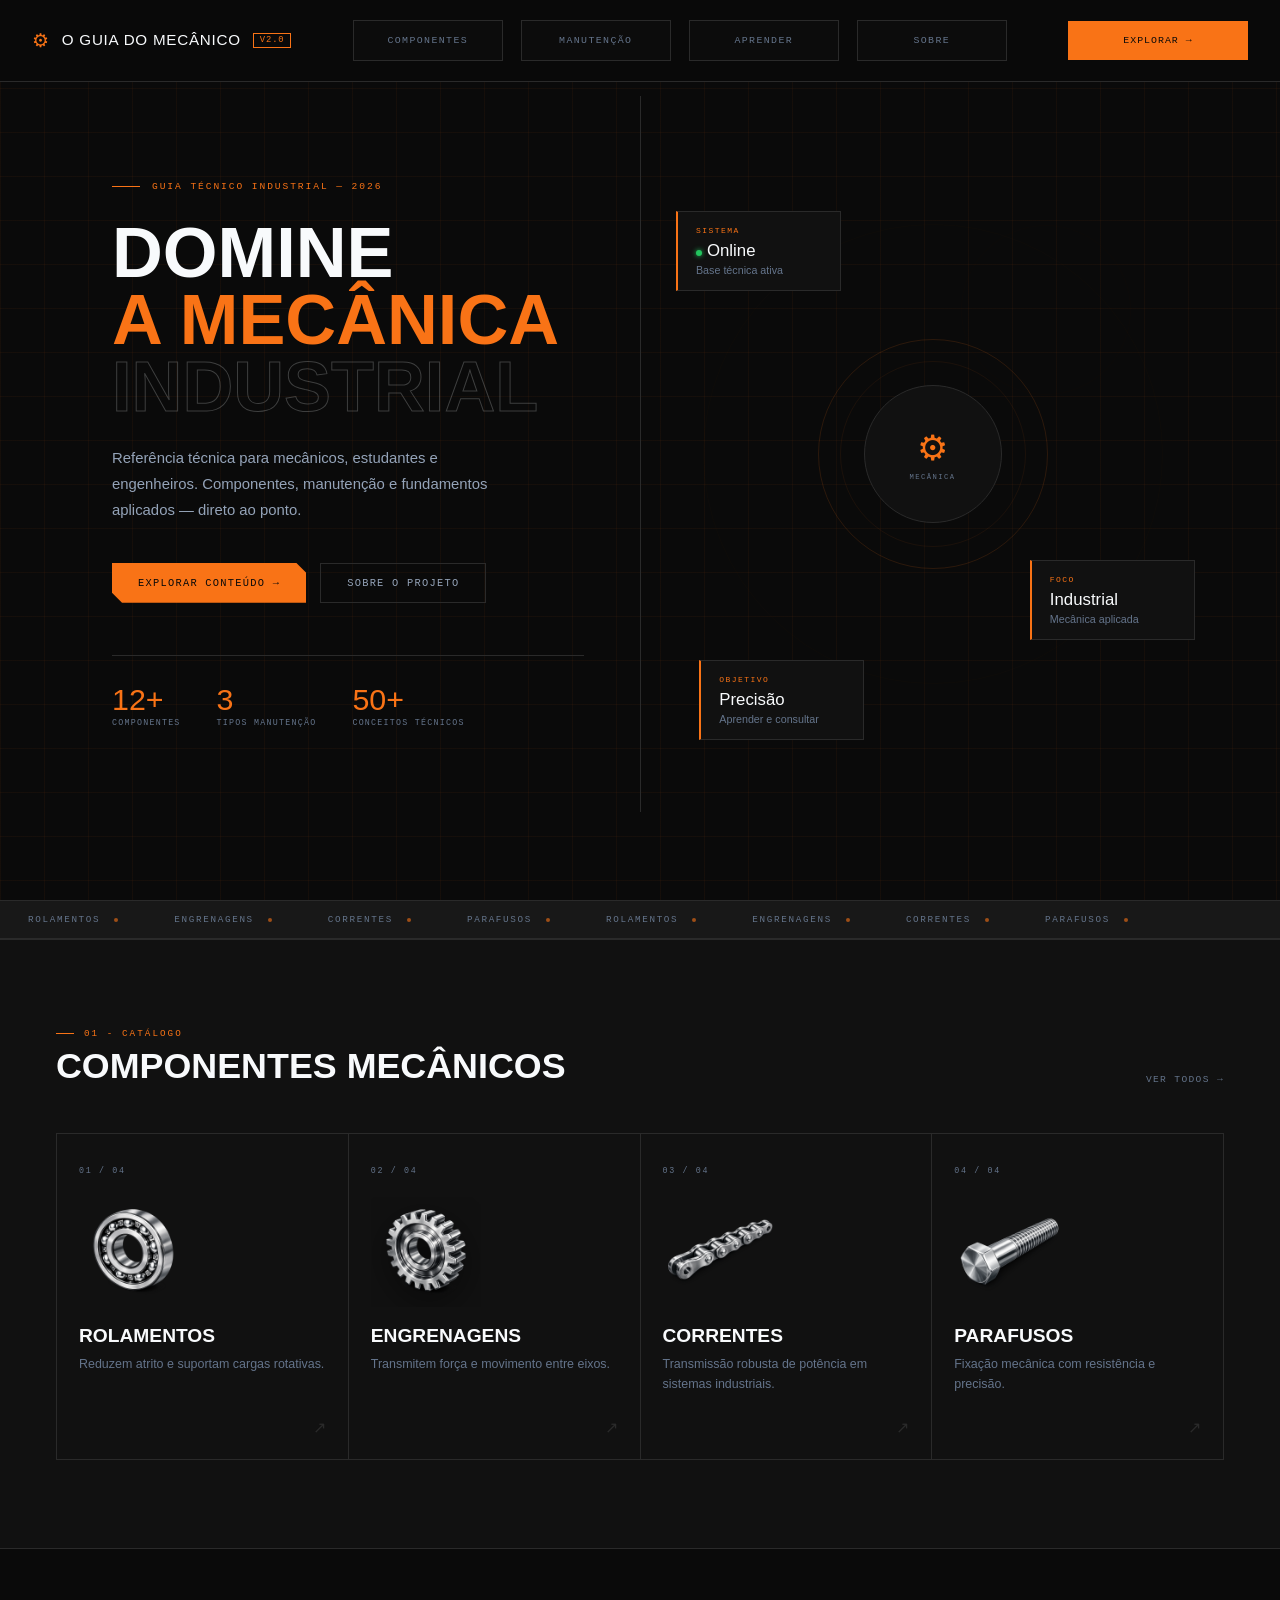
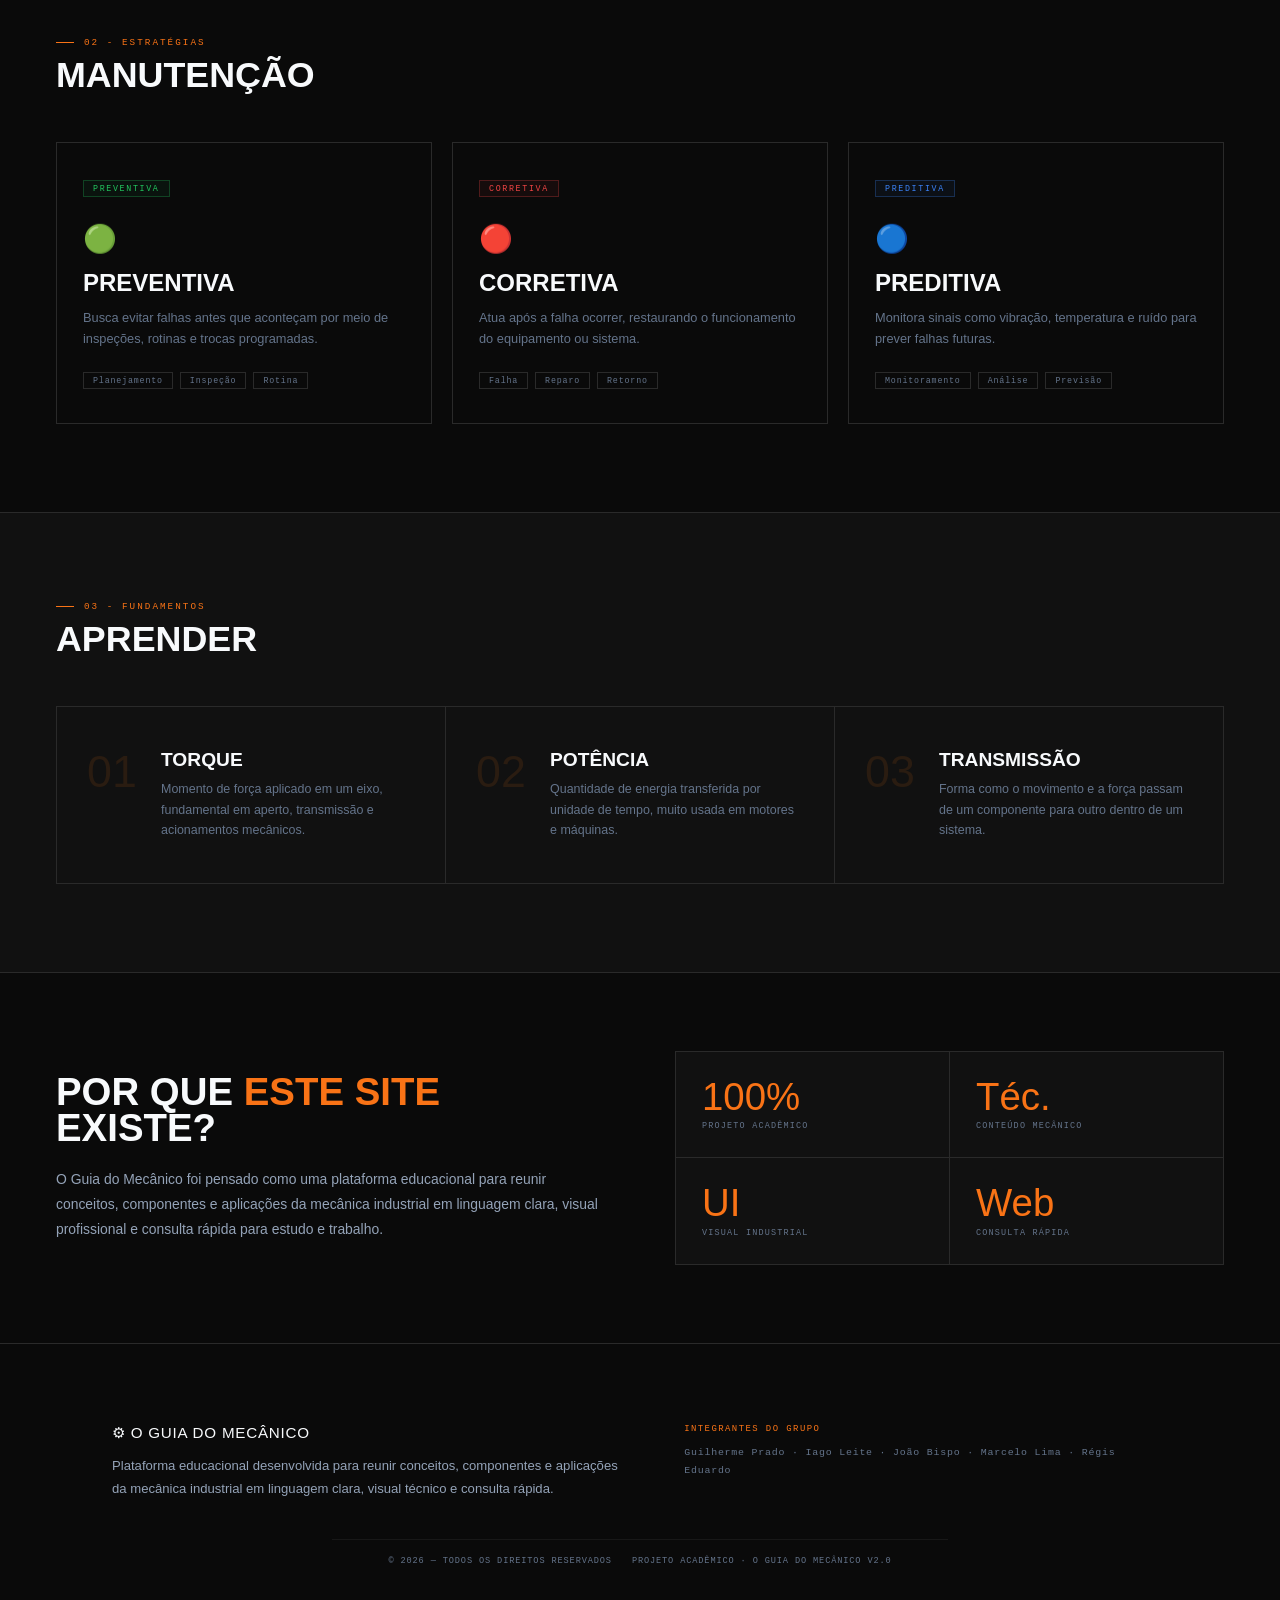
<file: index.html>
<!DOCTYPE html>
<html lang="pt-BR">
<head>
  <meta charset="UTF-8" />
  <meta name="viewport" content="width=device-width, initial-scale=1.0" />
  <title>⚙️ O Guia do Mecânico</title>
  <link rel="stylesheet" href="style-index.css" />
</head>
<body>

<nav class="nav">
  <a href="#home" class="nav-logo">
    <span class="gear-spin">⚙</span>
    O Guia do Mecânico
    <span class="nav-tag">v2.0</span>
  </a>

  <ul class="nav-links">
    <li><a href="#componentes">Componentes</a></li>
    <li><a href="#manutencao">Manutenção</a></li>
    <li><a href="#aprender">Aprender</a></li>
    <li><a href="#sobre">Sobre</a></li>
  </ul>

  <a href="#componentes" class="nav-cta">Explorar →</a>
</nav>

<section class="hero" id="home">
  <div class="hero-left">
    <div class="hero-eyebrow">
      <div class="eyebrow-line"></div>
      <span class="eyebrow-text">Guia Técnico Industrial — 2026</span>
    </div>

    <h1 class="hero-title">
      Domine
      <span class="accent">a Mecânica</span>
      <span class="outline">Industrial</span>
    </h1>

    <p class="hero-desc">
      Referência técnica para mecânicos, estudantes e engenheiros.
      Componentes, manutenção e fundamentos aplicados — direto ao ponto.
    </p>

    <div class="hero-actions">
      <a href="#componentes" class="btn-primary">Explorar Conteúdo →</a>
      <a href="#sobre" class="btn-secondary">Sobre o projeto</a>
    </div>

    <div class="hero-stats">
      <div>
        <div class="stat-num">12+</div>
        <div class="stat-label">Componentes</div>
      </div>
      <div>
        <div class="stat-num">3</div>
        <div class="stat-label">Tipos manutenção</div>
      </div>
      <div>
        <div class="stat-num">50+</div>
        <div class="stat-label">Conceitos técnicos</div>
      </div>
    </div>
  </div>

  <div class="hero-right">
    <div class="hero-visual">
      <div class="gear-bg gear-bg-1"></div>
      <div class="gear-bg gear-bg-2"></div>

      <div class="float-card card-1">
        <div class="card-label">Sistema</div>
        <div class="card-value"><span class="dot-live"></span>Online</div>
        <div class="card-sub">Base técnica ativa</div>
      </div>

      <div class="float-card card-2">
        <div class="card-label">Foco</div>
        <div class="card-value">Industrial</div>
        <div class="card-sub">Mecânica aplicada</div>
      </div>

      <div class="float-card card-3">
        <div class="card-label">Objetivo</div>
        <div class="card-value">Precisão</div>
        <div class="card-sub">Aprender e consultar</div>
      </div>

      <div class="center-wrap">
        <div class="ring ring-1"></div>
        <div class="ring ring-2"></div>
        <div class="center-circle">
          <span class="center-gear-icon">⚙</span>
          <span class="center-mono">mecânica</span>
        </div>
      </div>
    </div>
  </div>
</section>

<div class="marquee-wrap">
  <div class="marquee-track">
    <div class="marquee-item">Rolamentos <span class="marquee-dot"></span></div>
    <div class="marquee-item">Engrenagens <span class="marquee-dot"></span></div>
    <div class="marquee-item">Correntes <span class="marquee-dot"></span></div>
    <div class="marquee-item">Parafusos <span class="marquee-dot"></span></div>
    <div class="marquee-item">Rolamentos <span class="marquee-dot"></span></div>
    <div class="marquee-item">Engrenagens <span class="marquee-dot"></span></div>
    <div class="marquee-item">Correntes <span class="marquee-dot"></span></div>
    <div class="marquee-item">Parafusos <span class="marquee-dot"></span></div>
  </div>
</div>

<section id="componentes">
  <div class="section-header">
    <div>
      <div class="section-label">01 - Catálogo</div>
      <h2 class="section-title">Componentes Mecânicos</h2>
    </div>
    <a href="#componentes" class="section-link">Ver todos →</a>
  </div>

  <div class="comp-grid">
    <a href="rolamentos.html" class="comp-card">
      <div class="comp-num">01 / 04</div>
      <img src="rolamento.png" alt="Rolamento" class="comp-image">
      <h3 class="comp-name">Rolamentos</h3>
      <p class="comp-desc">Reduzem atrito e suportam cargas rotativas.</p>
      <span class="comp-arrow">↗</span>
    </a>

<a href="engrenagens.html" class="comp-card">
  <div class="comp-num">02 / 04</div>
  <div class="comp-image">
    <img src="engrenagem.png" alt="Engrenagens">
  </div>
  <h3 class="comp-name">Engrenagens</h3>
  <p class="comp-desc">Transmitem força e movimento entre eixos.</p>
  <span class="comp-arrow">↗</span>
</a>

    <a href="correntes.html" class="comp-card">
      <div class="comp-num">03 / 04</div>
      <img src="corrente.png" alt="Correntes" class="comp-image">
      <h3 class="comp-name">Correntes</h3>
      <p class="comp-desc">Transmissão robusta de potência em sistemas industriais.</p>
      <span class="comp-arrow">↗</span>
    </a>

    <a href="parafusos.html" class="comp-card">
  <div class="comp-num">04 / 04</div>
  <img src="parafuso.png" alt="Parafusos" class="comp-image">
  <h3 class="comp-name">Parafusos</h3>
  <p class="comp-desc">Fixação mecânica com resistência e precisão.</p>
  <span class="comp-arrow">↗</span>
</a>
  </div>
</section>

<section id="manutencao">
  <div class="section-header">
    <div>
      <div class="section-label">02 - Estratégias</div>
      <h2 class="section-title">Manutenção</h2>
    </div>
  </div>

  <div class="maint-grid">
    <article class="maint-card preventiva">
      <span class="maint-badge">Preventiva</span>
      <span class="maint-emoji">🟢</span>
      <h3 class="maint-title">Preventiva</h3>
      <p class="maint-desc">Busca evitar falhas antes que aconteçam por meio de inspeções, rotinas e trocas programadas.</p>
      <div class="maint-tags">
        <span class="maint-tag">Planejamento</span>
        <span class="maint-tag">Inspeção</span>
        <span class="maint-tag">Rotina</span>
      </div>
    </article>

    <article class="maint-card corretiva">
      <span class="maint-badge">Corretiva</span>
      <span class="maint-emoji">🔴</span>
      <h3 class="maint-title">Corretiva</h3>
      <p class="maint-desc">Atua após a falha ocorrer, restaurando o funcionamento do equipamento ou sistema.</p>
      <div class="maint-tags">
        <span class="maint-tag">Falha</span>
        <span class="maint-tag">Reparo</span>
        <span class="maint-tag">Retorno</span>
      </div>
    </article>

    <article class="maint-card preditiva">
      <span class="maint-badge">Preditiva</span>
      <span class="maint-emoji">🔵</span>
      <h3 class="maint-title">Preditiva</h3>
      <p class="maint-desc">Monitora sinais como vibração, temperatura e ruído para prever falhas futuras.</p>
      <div class="maint-tags">
        <span class="maint-tag">Monitoramento</span>
        <span class="maint-tag">Análise</span>
        <span class="maint-tag">Previsão</span>
      </div>
    </article>
  </div>
</section>

<section id="aprender">
  <div class="section-header">
    <div>
      <div class="section-label">03 - Fundamentos</div>
      <h2 class="section-title">Aprender</h2>
    </div>
  </div>

  <div class="conceitos-grid">
    <div class="conceito-item">
      <div class="conceito-num">01</div>
      <div>
        <h3 class="conceito-title">Torque</h3>
        <p class="conceito-desc">Momento de força aplicado em um eixo, fundamental em aperto, transmissão e acionamentos mecânicos.</p>
      </div>
    </div>

    <div class="conceito-item">
      <div class="conceito-num">02</div>
      <div>
        <h3 class="conceito-title">Potência</h3>
        <p class="conceito-desc">Quantidade de energia transferida por unidade de tempo, muito usada em motores e máquinas.</p>
      </div>
    </div>

    <div class="conceito-item">
      <div class="conceito-num">03</div>
      <div>
        <h3 class="conceito-title">Transmissão</h3>
        <p class="conceito-desc">Forma como o movimento e a força passam de um componente para outro dentro de um sistema.</p>
      </div>
    </div>
  </div>
</section>

<section class="about-strip" id="sobre">
  <div>
    <h2 class="about-title">Por que <span>este site</span> existe?</h2>
    <p class="about-desc">
      O Guia do Mecânico foi pensado como uma plataforma educacional para reunir conceitos,
      componentes e aplicações da mecânica industrial em linguagem clara, visual profissional
      e consulta rápida para estudo e trabalho.
    </p>
  </div>

  <div class="about-stats">
    <div class="about-stat">
      <div class="about-stat-num">100%</div>
      <div class="about-stat-label">Projeto acadêmico</div>
    </div>
    <div class="about-stat">
      <div class="about-stat-num">Téc.</div>
      <div class="about-stat-label">Conteúdo mecânico</div>
    </div>
    <div class="about-stat">
      <div class="about-stat-num">UI</div>
      <div class="about-stat-label">Visual industrial</div>
    </div>
    <div class="about-stat">
      <div class="about-stat-num">Web</div>
      <div class="about-stat-label">Consulta rápida</div>
    </div>
  </div>
</section>

<footer class="footer-premium">
  <div class="footer-top">
    <div class="footer-brand">
      <div class="footer-logo">⚙ O Guia do Mecânico</div>
      <p class="footer-desc">
        Plataforma educacional desenvolvida para reunir conceitos, componentes e aplicações
        da mecânica industrial em linguagem clara, visual técnico e consulta rápida.
      </p>
    </div>

    <div class="footer-meta">
      <div class="footer-meta-title">Integrantes do grupo</div>
      <div class="footer-team">
        Guilherme Prado · Iago Leite · João Bispo · Marcelo Lima · Régis Eduardo
      </div>
    </div>
  </div>

  <div class="footer-bottom">
    <span>© 2026 — Todos os direitos reservados</span>
    <span>Projeto acadêmico · O Guia do Mecânico v2.0</span>
  </div>
</footer>

</body>
</html>
</file>
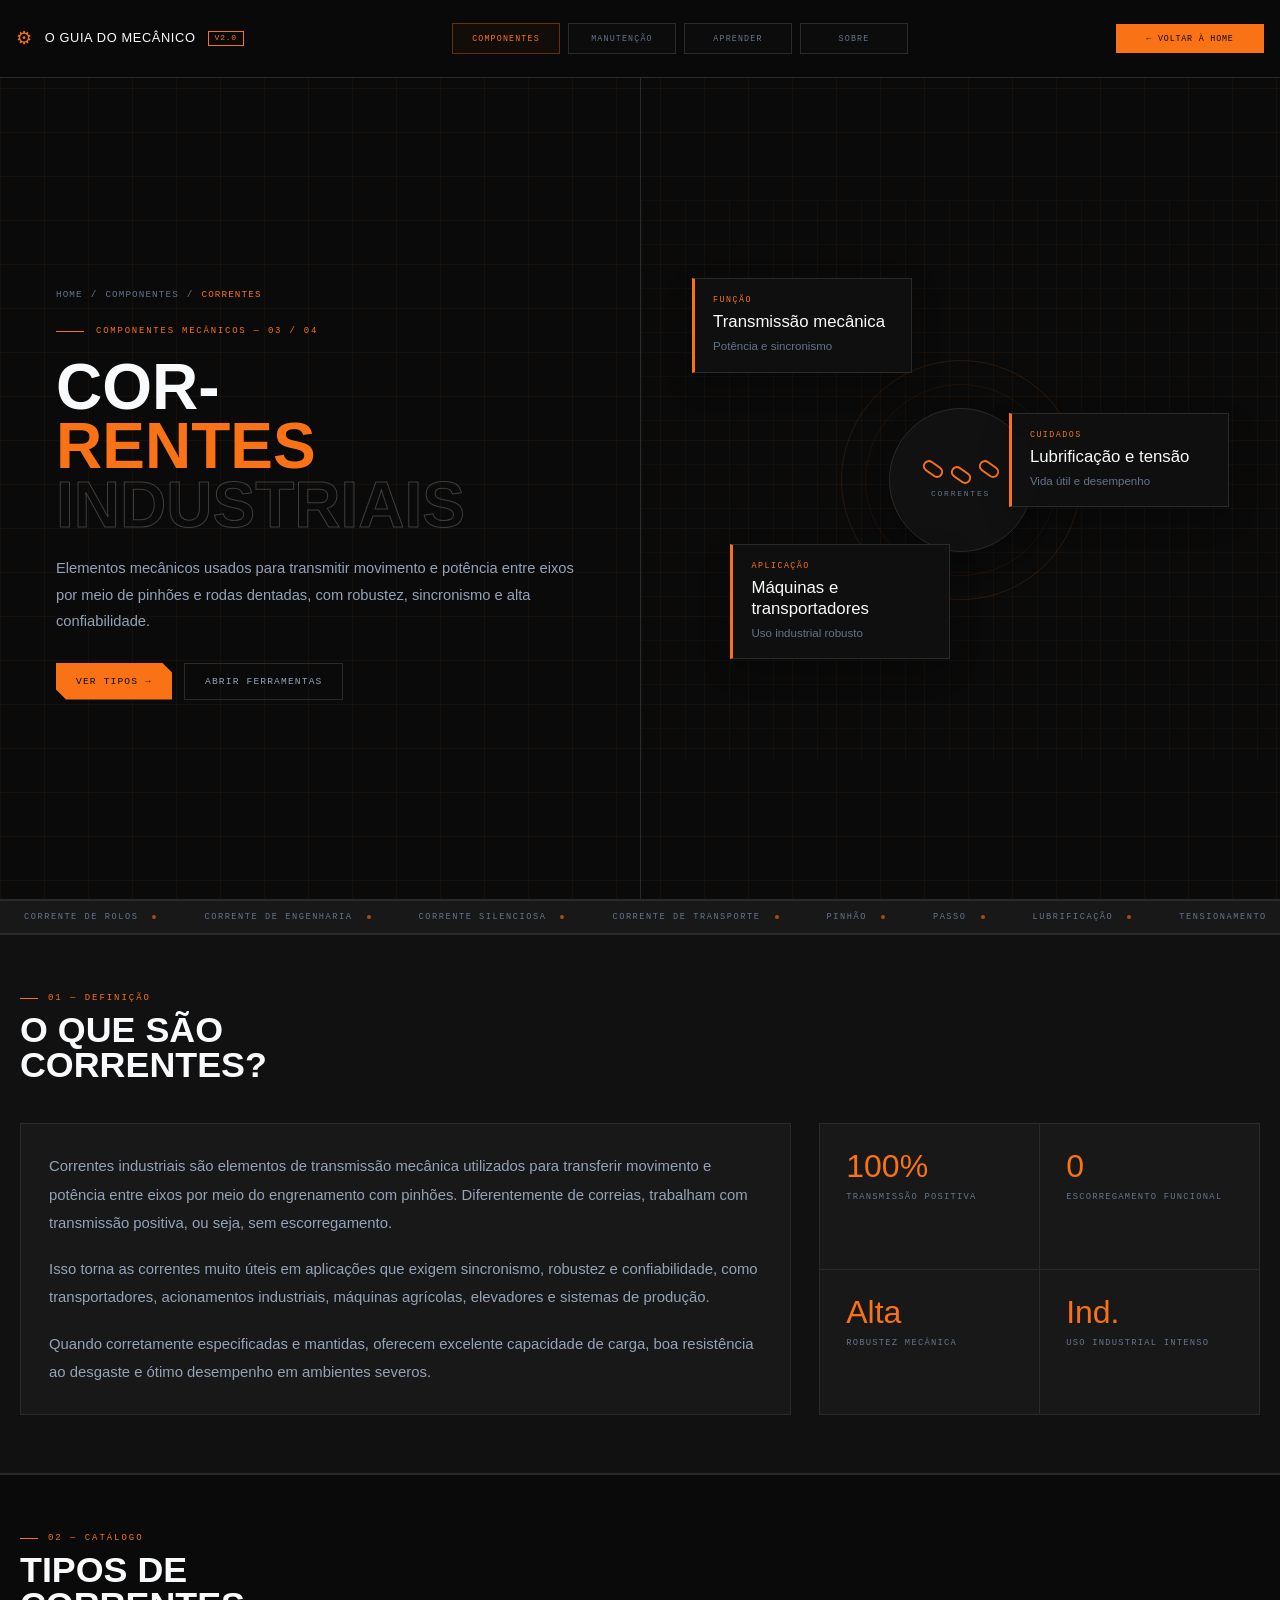
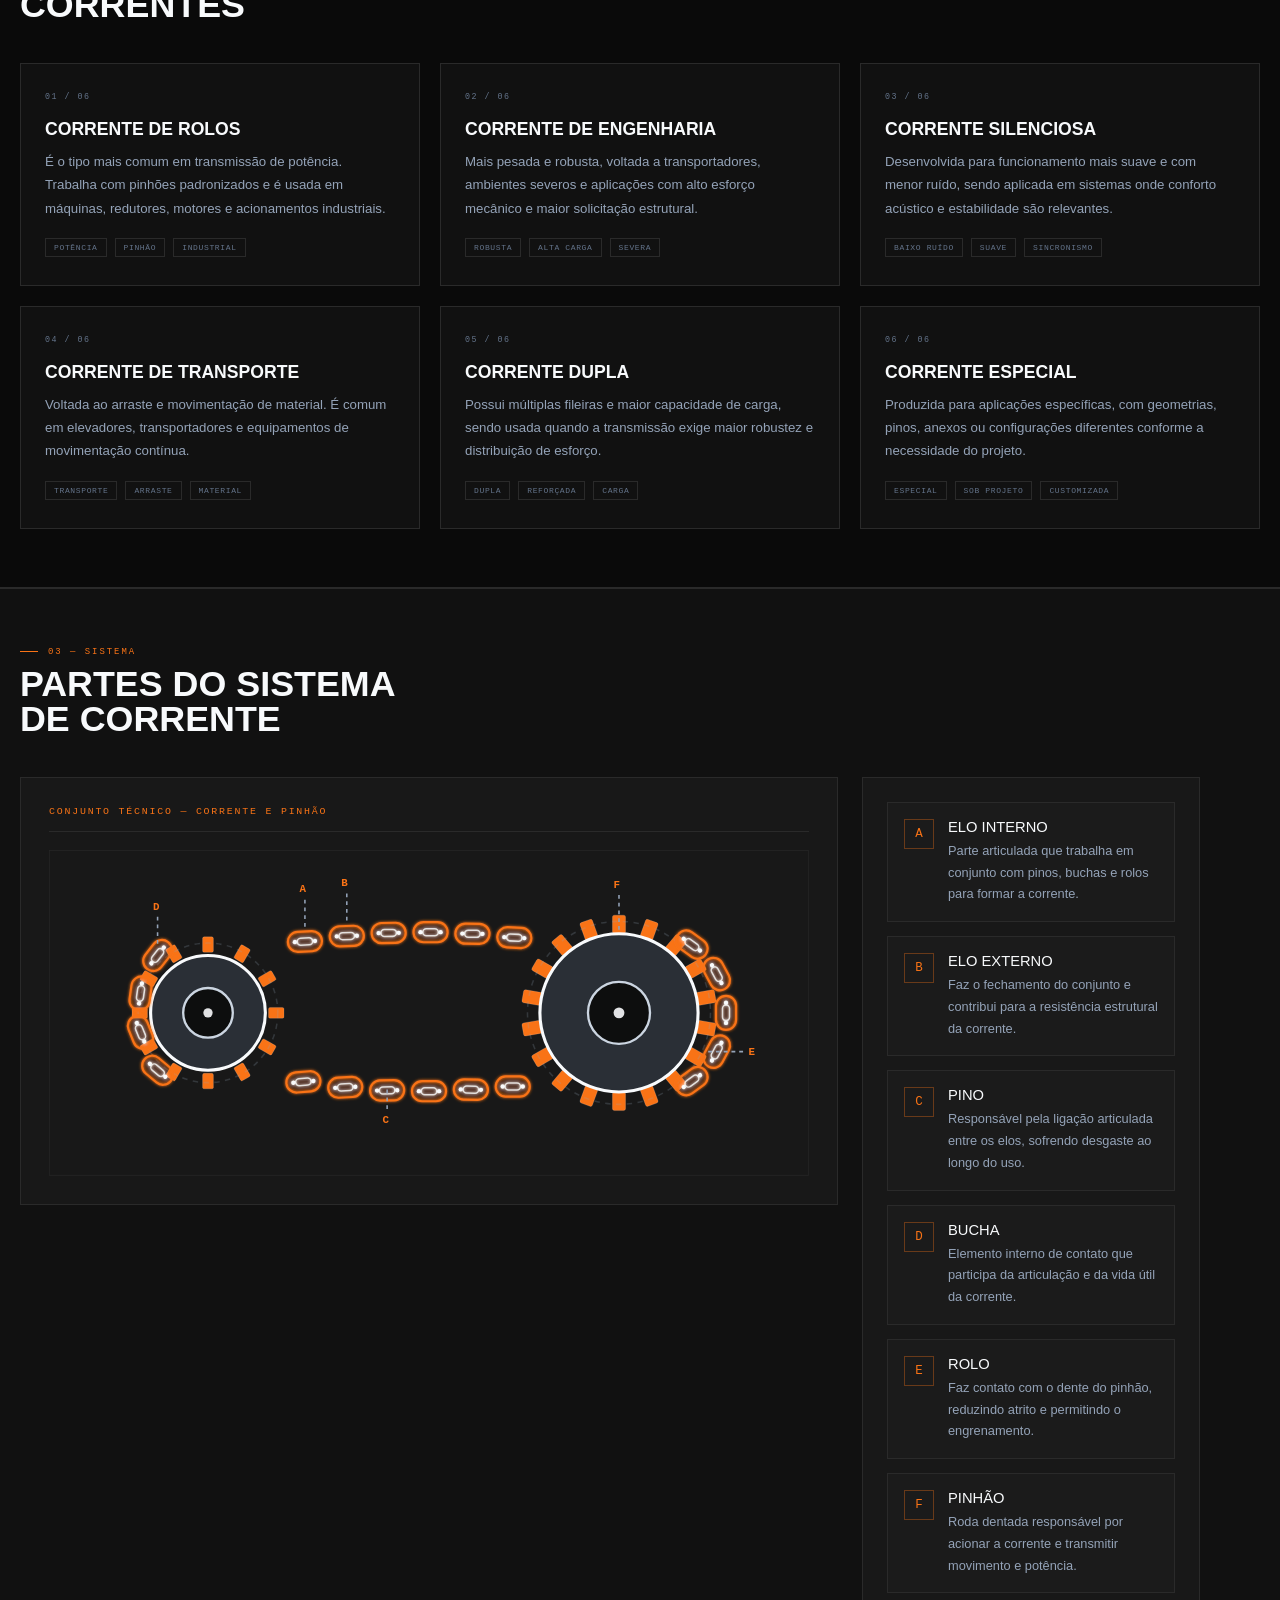
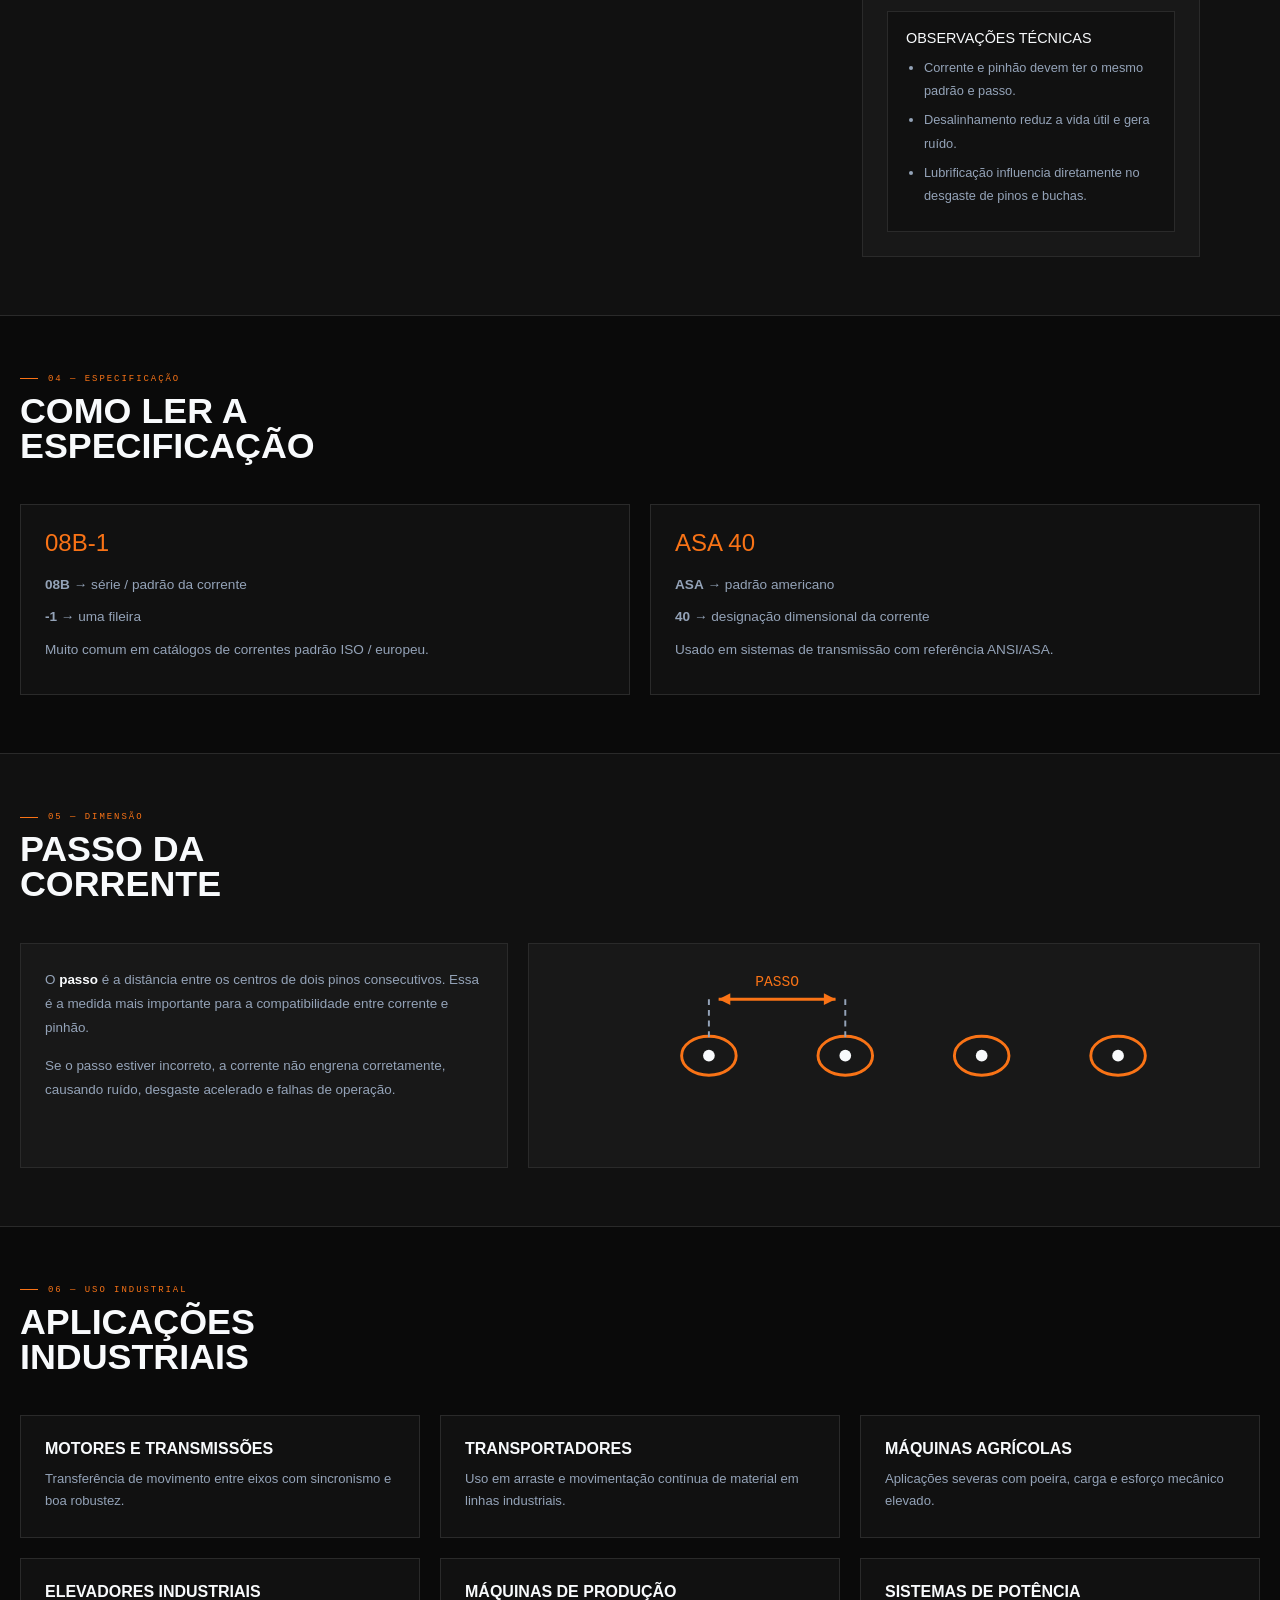
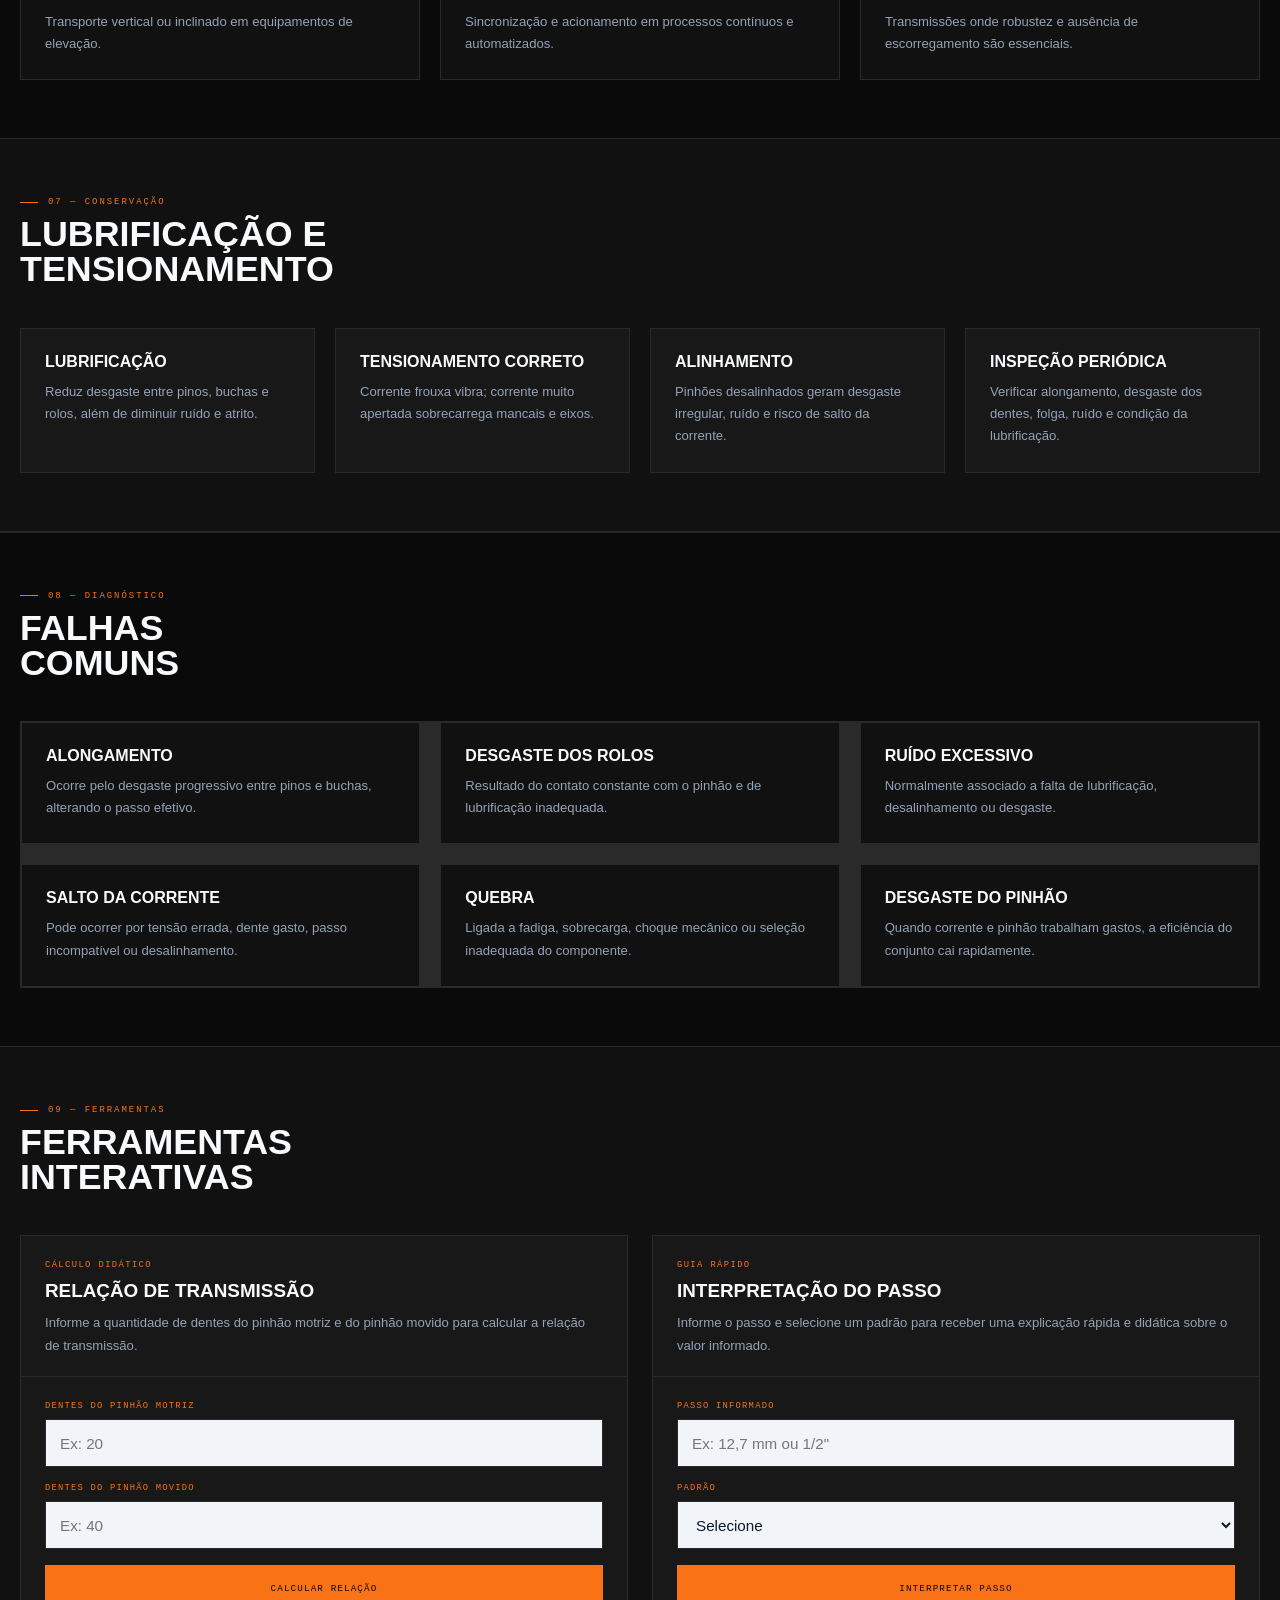
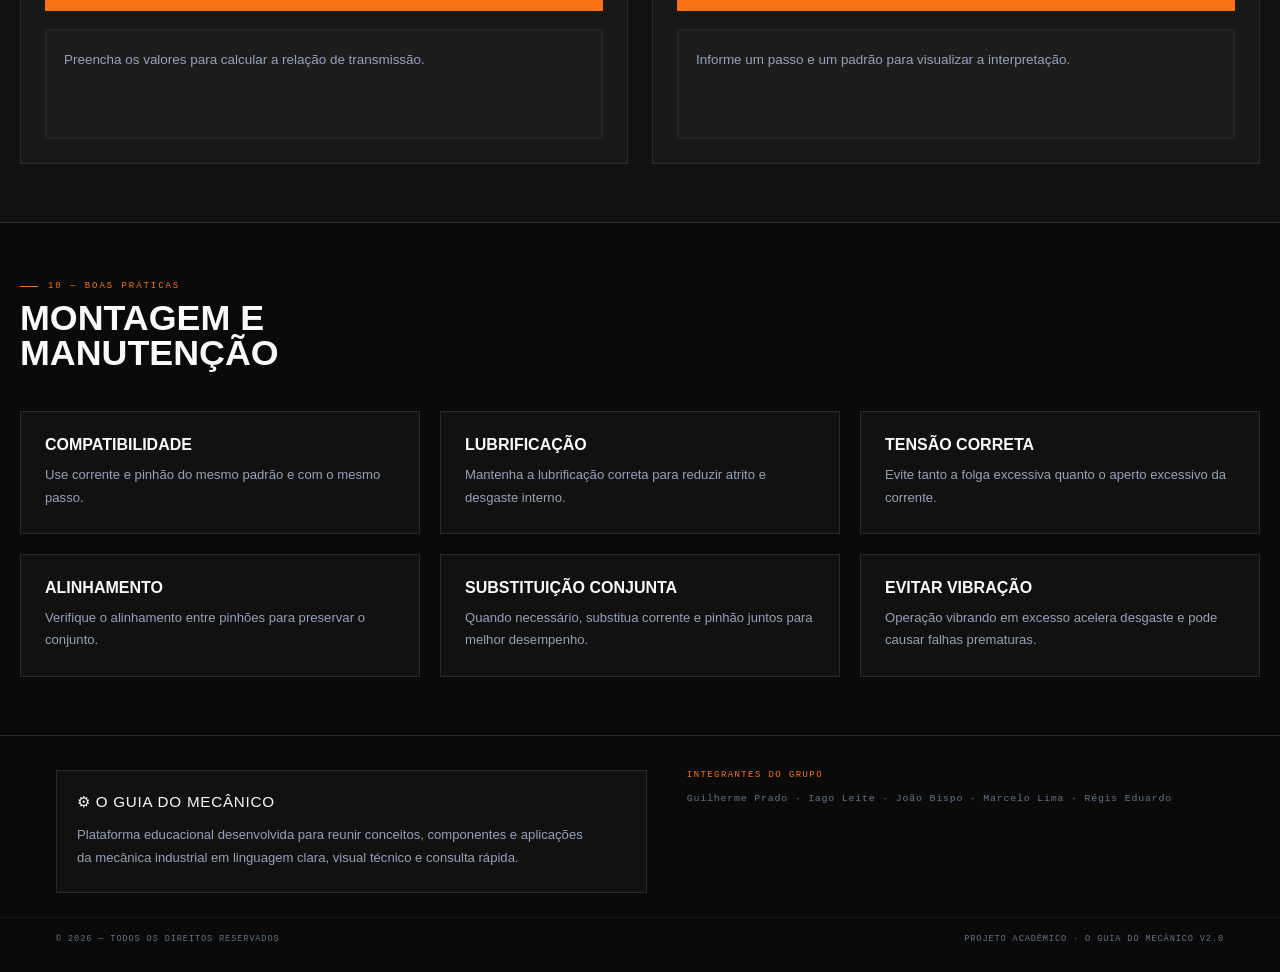
<file: correntes.html>
<!DOCTYPE html>
<html lang="pt-BR">
<head>
  <meta charset="UTF-8" />
  <meta name="viewport" content="width=device-width, initial-scale=1.0" />
  <title>Correntes — O Guia do Mecânico</title>

  <link rel="stylesheet" href="style-rolamentos.css" />
  <link rel="stylesheet" href="style-correntes.css" />
</head>
<body>

  <nav>
    <a href="index.html" class="nav-logo">
      <span class="gear-spin">⚙</span>
      O Guia do Mecânico
      <span class="nav-tag">v2.0</span>
    </a>

    <ul class="nav-links">
      <li><a href="index.html#componentes" class="active">Componentes</a></li>
      <li><a href="index.html#manutencao">Manutenção</a></li>
      <li><a href="index.html#aprender">Aprender</a></li>
      <li><a href="index.html#sobre">Sobre</a></li>
    </ul>

    <a href="index.html" class="nav-cta">← Voltar à Home</a>
  </nav>

  <div class="page-hero">
    <div class="hero-left">
      <div class="breadcrumb">
        <a href="index.html">Home</a>
        <span>/</span>
        <a href="index.html#componentes">Componentes</a>
        <span>/</span>
        <strong>Correntes</strong>
      </div>

      <div class="hero-eyebrow">
        <div class="eyebrow-line"></div>
        <span class="eyebrow-text">Componentes Mecânicos — 03 / 04</span>
      </div>

      <h1 class="hero-title">
        Cor-
        <span class="accent">rentes</span>
        <span class="outline">Industriais</span>
      </h1>

      <p class="hero-desc">
        Elementos mecânicos usados para transmitir movimento e potência entre eixos
        por meio de pinhões e rodas dentadas, com robustez, sincronismo e alta confiabilidade.
      </p>

      <div class="hero-actions">
        <a href="#tipos" class="btn-primary">Ver tipos →</a>
        <a href="#ferramentas" class="btn-secondary">Abrir ferramentas</a>
      </div>
    </div>

    <div class="hero-right">
      <div class="hero-visual-correntes">
        <div class="corrente-card corrente-card-1">
          <div class="corrente-card-label">Função</div>
          <div class="corrente-card-value">Transmissão mecânica</div>
          <div class="corrente-card-sub">Potência e sincronismo</div>
        </div>

        <div class="corrente-card corrente-card-2">
          <div class="corrente-card-label">Aplicação</div>
          <div class="corrente-card-value">Máquinas e transportadores</div>
          <div class="corrente-card-sub">Uso industrial robusto</div>
        </div>

        <div class="corrente-card corrente-card-3">
          <div class="corrente-card-label">Cuidados</div>
          <div class="corrente-card-value">Lubrificação e tensão</div>
          <div class="corrente-card-sub">Vida útil e desempenho</div>
        </div>

        <div class="hero-center-wrap">
          <div class="hero-ring hero-ring-1"></div>
          <div class="hero-ring hero-ring-2"></div>

          <div class="hero-center-circle">
            <div class="chain-center-icon">
              <span></span>
              <span></span>
              <span></span>
            </div>
            <span class="hero-center-text">correntes</span>
          </div>
        </div>
      </div>
    </div>
  </div>

  <div class="marquee-wrap">
    <div class="marquee-track">
      <span class="marquee-item">Corrente de rolos <span class="marquee-dot"></span></span>
      <span class="marquee-item">Corrente de engenharia <span class="marquee-dot"></span></span>
      <span class="marquee-item">Corrente silenciosa <span class="marquee-dot"></span></span>
      <span class="marquee-item">Corrente de transporte <span class="marquee-dot"></span></span>
      <span class="marquee-item">Pinhão <span class="marquee-dot"></span></span>
      <span class="marquee-item">Passo <span class="marquee-dot"></span></span>
      <span class="marquee-item">Lubrificação <span class="marquee-dot"></span></span>
      <span class="marquee-item">Tensionamento <span class="marquee-dot"></span></span>
      <span class="marquee-item">Alinhamento <span class="marquee-dot"></span></span>
      <span class="marquee-item">Relação de transmissão <span class="marquee-dot"></span></span>
      <span class="marquee-item">Corrente de rolos <span class="marquee-dot"></span></span>
      <span class="marquee-item">Corrente de engenharia <span class="marquee-dot"></span></span>
      <span class="marquee-item">Corrente silenciosa <span class="marquee-dot"></span></span>
      <span class="marquee-item">Corrente de transporte <span class="marquee-dot"></span></span>
      <span class="marquee-item">Pinhão <span class="marquee-dot"></span></span>
      <span class="marquee-item">Passo <span class="marquee-dot"></span></span>
      <span class="marquee-item">Lubrificação <span class="marquee-dot"></span></span>
      <span class="marquee-item">Tensionamento <span class="marquee-dot"></span></span>
      <span class="marquee-item">Alinhamento <span class="marquee-dot"></span></span>
      <span class="marquee-item">Relação de transmissão <span class="marquee-dot"></span></span>
    </div>
  </div>

  <section id="intro">
    <div class="section-header">
      <div>
        <div class="section-label">01 — Definição</div>
        <h2 class="section-title">O que são<br>Correntes?</h2>
      </div>
    </div>

    <div class="intro-grid">
      <div class="intro-text">
        <p>
          Correntes industriais são elementos de transmissão mecânica utilizados para
          transferir movimento e potência entre eixos por meio do engrenamento com pinhões.
          Diferentemente de correias, trabalham com transmissão positiva, ou seja, sem escorregamento.
        </p>

        <p>
          Isso torna as correntes muito úteis em aplicações que exigem sincronismo, robustez
          e confiabilidade, como transportadores, acionamentos industriais, máquinas agrícolas,
          elevadores e sistemas de produção.
        </p>

        <p>
          Quando corretamente especificadas e mantidas, oferecem excelente capacidade de carga,
          boa resistência ao desgaste e ótimo desempenho em ambientes severos.
        </p>
      </div>

      <div class="intro-stats">
        <div class="intro-stat">
          <div class="intro-stat-num">100%</div>
          <div class="intro-stat-label">Transmissão positiva</div>
        </div>
        <div class="intro-stat">
          <div class="intro-stat-num">0</div>
          <div class="intro-stat-label">Escorregamento funcional</div>
        </div>
        <div class="intro-stat">
          <div class="intro-stat-num">Alta</div>
          <div class="intro-stat-label">Robustez mecânica</div>
        </div>
        <div class="intro-stat">
          <div class="intro-stat-num">Ind.</div>
          <div class="intro-stat-label">Uso industrial intenso</div>
        </div>
      </div>
    </div>
  </section>

  <section id="tipos">
    <div class="section-header">
      <div>
        <div class="section-label">02 — Catálogo</div>
        <h2 class="section-title">Tipos de<br>Correntes</h2>
      </div>
    </div>

    <div class="tipos-grid">
      <article class="tipo-card">
        <div class="tipo-num">01 / 06</div>
        <h3 class="tipo-name">Corrente de rolos</h3>
        <p class="tipo-desc">
          É o tipo mais comum em transmissão de potência. Trabalha com pinhões padronizados
          e é usada em máquinas, redutores, motores e acionamentos industriais.
        </p>
        <div class="tipo-tags">
          <span class="tipo-tag">potência</span>
          <span class="tipo-tag">pinhão</span>
          <span class="tipo-tag">industrial</span>
        </div>
      </article>

      <article class="tipo-card">
        <div class="tipo-num">02 / 06</div>
        <h3 class="tipo-name">Corrente de engenharia</h3>
        <p class="tipo-desc">
          Mais pesada e robusta, voltada a transportadores, ambientes severos e aplicações
          com alto esforço mecânico e maior solicitação estrutural.
        </p>
        <div class="tipo-tags">
          <span class="tipo-tag">robusta</span>
          <span class="tipo-tag">alta carga</span>
          <span class="tipo-tag">severa</span>
        </div>
      </article>

      <article class="tipo-card">
        <div class="tipo-num">03 / 06</div>
        <h3 class="tipo-name">Corrente silenciosa</h3>
        <p class="tipo-desc">
          Desenvolvida para funcionamento mais suave e com menor ruído, sendo aplicada
          em sistemas onde conforto acústico e estabilidade são relevantes.
        </p>
        <div class="tipo-tags">
          <span class="tipo-tag">baixo ruído</span>
          <span class="tipo-tag">suave</span>
          <span class="tipo-tag">sincronismo</span>
        </div>
      </article>

      <article class="tipo-card">
        <div class="tipo-num">04 / 06</div>
        <h3 class="tipo-name">Corrente de transporte</h3>
        <p class="tipo-desc">
          Voltada ao arraste e movimentação de material. É comum em elevadores,
          transportadores e equipamentos de movimentação contínua.
        </p>
        <div class="tipo-tags">
          <span class="tipo-tag">transporte</span>
          <span class="tipo-tag">arraste</span>
          <span class="tipo-tag">material</span>
        </div>
      </article>

      <article class="tipo-card">
        <div class="tipo-num">05 / 06</div>
        <h3 class="tipo-name">Corrente dupla</h3>
        <p class="tipo-desc">
          Possui múltiplas fileiras e maior capacidade de carga, sendo usada quando
          a transmissão exige maior robustez e distribuição de esforço.
        </p>
        <div class="tipo-tags">
          <span class="tipo-tag">dupla</span>
          <span class="tipo-tag">reforçada</span>
          <span class="tipo-tag">carga</span>
        </div>
      </article>

      <article class="tipo-card">
        <div class="tipo-num">06 / 06</div>
        <h3 class="tipo-name">Corrente especial</h3>
        <p class="tipo-desc">
          Produzida para aplicações específicas, com geometrias, pinos, anexos ou
          configurações diferentes conforme a necessidade do projeto.
        </p>
        <div class="tipo-tags">
          <span class="tipo-tag">especial</span>
          <span class="tipo-tag">sob projeto</span>
          <span class="tipo-tag">customizada</span>
        </div>
      </article>
    </div>
  </section>

  <section id="partes">
    <div class="section-header">
      <div>
        <div class="section-label">03 — Sistema</div>
        <h2 class="section-title">Partes do sistema<br>de corrente</h2>
      </div>
    </div>

    <div class="partes-grid">
      <div class="partes-diagrama">
        <div class="diagram-title">Conjunto técnico — corrente e pinhão</div>

        <div class="chain-svg-wrap">
  <svg viewBox="0 0 980 420" xmlns="http://www.w3.org/2000/svg" class="chain-svg" aria-label="Desenho técnico de corrente e pinhões">
    <defs>
      <linearGradient id="metalStroke" x1="0" y1="0" x2="1" y2="1">
        <stop offset="0%" stop-color="#ffffff"/>
        <stop offset="45%" stop-color="#cbd5e1"/>
        <stop offset="100%" stop-color="#94a3b8"/>
      </linearGradient>

      <linearGradient id="darkMetal" x1="0" y1="0" x2="1" y2="1">
        <stop offset="0%" stop-color="#3b4047"/>
        <stop offset="50%" stop-color="#242a31"/>
        <stop offset="100%" stop-color="#12161b"/>
      </linearGradient>

      <filter id="orangeGlow" x="-30%" y="-30%" width="160%" height="160%">
        <feGaussianBlur stdDeviation="2.2" result="blur"/>
        <feMerge>
          <feMergeNode in="blur"/>
          <feMergeNode in="SourceGraphic"/>
        </feMerge>
      </filter>

      <g id="chainLink">
        <rect x="-22" y="-13" width="44" height="26" rx="13" class="chain-link-outer"/>
        <rect x="-10" y="-4.5" width="20" height="9" rx="4.5" class="chain-link-inner"/>
        <circle cx="-13" cy="0" r="2.8" class="chain-pin"/>
        <circle cx="13" cy="0" r="2.8" class="chain-pin"/>
      </g>
    </defs>

    <!-- moldura -->
    <rect x="0.5" y="0.5" width="979" height="419" fill="none" stroke="rgba(255,255,255,0.06)"/>

    <!-- pinhão esquerdo -->
    <g transform="translate(205 210)">
      <g>
        <rect class="sprocket-tooth" x="-7" y="-98" width="14" height="20" rx="2" transform="rotate(0)" />
        <rect class="sprocket-tooth" x="-7" y="-98" width="14" height="20" rx="2" transform="rotate(30)" />
        <rect class="sprocket-tooth" x="-7" y="-98" width="14" height="20" rx="2" transform="rotate(60)" />
        <rect class="sprocket-tooth" x="-7" y="-98" width="14" height="20" rx="2" transform="rotate(90)" />
        <rect class="sprocket-tooth" x="-7" y="-98" width="14" height="20" rx="2" transform="rotate(120)" />
        <rect class="sprocket-tooth" x="-7" y="-98" width="14" height="20" rx="2" transform="rotate(150)" />
        <rect class="sprocket-tooth" x="-7" y="-98" width="14" height="20" rx="2" transform="rotate(180)" />
        <rect class="sprocket-tooth" x="-7" y="-98" width="14" height="20" rx="2" transform="rotate(210)" />
        <rect class="sprocket-tooth" x="-7" y="-98" width="14" height="20" rx="2" transform="rotate(240)" />
        <rect class="sprocket-tooth" x="-7" y="-98" width="14" height="20" rx="2" transform="rotate(270)" />
        <rect class="sprocket-tooth" x="-7" y="-98" width="14" height="20" rx="2" transform="rotate(300)" />
        <rect class="sprocket-tooth" x="-7" y="-98" width="14" height="20" rx="2" transform="rotate(330)" />
      </g>

      <circle r="74" class="sprocket-body"/>
      <circle r="32" class="sprocket-inner"/>
      <circle r="90" class="pitch-guide"/>
      <circle r="6" class="hub-center"/>
    </g>

    <!-- pinhão direito -->
    <g transform="translate(735 210)">
      <g>
        <rect class="sprocket-tooth" x="-8.5" y="-126" width="17" height="24" rx="2.5" transform="rotate(0)" />
        <rect class="sprocket-tooth" x="-8.5" y="-126" width="17" height="24" rx="2.5" transform="rotate(20)" />
        <rect class="sprocket-tooth" x="-8.5" y="-126" width="17" height="24" rx="2.5" transform="rotate(40)" />
        <rect class="sprocket-tooth" x="-8.5" y="-126" width="17" height="24" rx="2.5" transform="rotate(60)" />
        <rect class="sprocket-tooth" x="-8.5" y="-126" width="17" height="24" rx="2.5" transform="rotate(80)" />
        <rect class="sprocket-tooth" x="-8.5" y="-126" width="17" height="24" rx="2.5" transform="rotate(100)" />
        <rect class="sprocket-tooth" x="-8.5" y="-126" width="17" height="24" rx="2.5" transform="rotate(120)" />
        <rect class="sprocket-tooth" x="-8.5" y="-126" width="17" height="24" rx="2.5" transform="rotate(140)" />
        <rect class="sprocket-tooth" x="-8.5" y="-126" width="17" height="24" rx="2.5" transform="rotate(160)" />
        <rect class="sprocket-tooth" x="-8.5" y="-126" width="17" height="24" rx="2.5" transform="rotate(180)" />
        <rect class="sprocket-tooth" x="-8.5" y="-126" width="17" height="24" rx="2.5" transform="rotate(200)" />
        <rect class="sprocket-tooth" x="-8.5" y="-126" width="17" height="24" rx="2.5" transform="rotate(220)" />
        <rect class="sprocket-tooth" x="-8.5" y="-126" width="17" height="24" rx="2.5" transform="rotate(240)" />
        <rect class="sprocket-tooth" x="-8.5" y="-126" width="17" height="24" rx="2.5" transform="rotate(260)" />
        <rect class="sprocket-tooth" x="-8.5" y="-126" width="17" height="24" rx="2.5" transform="rotate(280)" />
        <rect class="sprocket-tooth" x="-8.5" y="-126" width="17" height="24" rx="2.5" transform="rotate(300)" />
        <rect class="sprocket-tooth" x="-8.5" y="-126" width="17" height="24" rx="2.5" transform="rotate(320)" />
        <rect class="sprocket-tooth" x="-8.5" y="-126" width="17" height="24" rx="2.5" transform="rotate(340)" />
      </g>

      <circle r="102" class="sprocket-body"/>
      <circle r="40" class="sprocket-inner"/>
      <circle r="118" class="pitch-guide"/>
      <circle r="7" class="hub-center"/>
    </g>

    <!-- corrente superior -->
    <g filter="url(#orangeGlow)">
      <g transform="translate(330 118) rotate(-3)"><use href="#chainLink"/></g>
      <g transform="translate(384 111) rotate(-2)"><use href="#chainLink"/></g>
      <g transform="translate(438 107) rotate(-1)"><use href="#chainLink"/></g>
      <g transform="translate(492 106) rotate(0)"><use href="#chainLink"/></g>
      <g transform="translate(546 108) rotate(1)"><use href="#chainLink"/></g>
      <g transform="translate(600 113) rotate(3)"><use href="#chainLink"/></g>
    </g>

    <!-- corrente no pinhão direito -->
    <g filter="url(#orangeGlow)">
      <g transform="translate(829 122) rotate(36)"><use href="#chainLink"/></g>
      <g transform="translate(861 160) rotate(62)"><use href="#chainLink"/></g>
      <g transform="translate(873 210) rotate(90)"><use href="#chainLink"/></g>
      <g transform="translate(861 260) rotate(118)"><use href="#chainLink"/></g>
      <g transform="translate(829 298) rotate(144)"><use href="#chainLink"/></g>
    </g>

    <!-- corrente inferior -->
    <g filter="url(#orangeGlow)">
      <g transform="translate(598 305) rotate(180)"><use href="#chainLink"/></g>
      <g transform="translate(544 309) rotate(181)"><use href="#chainLink"/></g>
      <g transform="translate(490 311) rotate(180)"><use href="#chainLink"/></g>
      <g transform="translate(436 310) rotate(179)"><use href="#chainLink"/></g>
      <g transform="translate(382 306) rotate(177)"><use href="#chainLink"/></g>
      <g transform="translate(328 299) rotate(175)"><use href="#chainLink"/></g>
    </g>

    <!-- corrente no pinhão esquerdo -->
    <g filter="url(#orangeGlow)">
      <g transform="translate(140 284) rotate(220)"><use href="#chainLink"/></g>
      <g transform="translate(118 235) rotate(248)"><use href="#chainLink"/></g>
      <g transform="translate(118 185) rotate(278)"><use href="#chainLink"/></g>
      <g transform="translate(140 136) rotate(308)"><use href="#chainLink"/></g>
    </g>

    <!-- chamadas -->
    <line class="callout-line" x1="330" y1="64" x2="330" y2="100"/>
    <line class="callout-line" x1="384" y1="56" x2="384" y2="96"/>
    <line class="callout-line" x1="436" y1="334" x2="436" y2="309"/>
    <line class="callout-line" x1="140" y1="86" x2="140" y2="124"/>
    <line class="callout-line" x1="895" y1="260" x2="850" y2="260"/>
    <line class="callout-line" x1="735" y1="58" x2="735" y2="104"/>

    <text class="callout-text" x="323" y="54">A</text>
    <text class="callout-text" x="377" y="46">B</text>
    <text class="callout-text" x="430" y="352">C</text>
    <text class="callout-text" x="134" y="78">D</text>
    <text class="callout-text" x="902" y="264">E</text>
    <text class="callout-text" x="728" y="49">F</text>
  </svg>
</div>
      </div>

      <div class="partes-info">
        <div class="part-card">
          <span class="part-letter">A</span>
          <div>
            <div class="part-name">Elo interno</div>
            <div class="part-desc">Parte articulada que trabalha em conjunto com pinos, buchas e rolos para formar a corrente.</div>
          </div>
        </div>

        <div class="part-card">
          <span class="part-letter">B</span>
          <div>
            <div class="part-name">Elo externo</div>
            <div class="part-desc">Faz o fechamento do conjunto e contribui para a resistência estrutural da corrente.</div>
          </div>
        </div>

        <div class="part-card">
          <span class="part-letter">C</span>
          <div>
            <div class="part-name">Pino</div>
            <div class="part-desc">Responsável pela ligação articulada entre os elos, sofrendo desgaste ao longo do uso.</div>
          </div>
        </div>

        <div class="part-card">
          <span class="part-letter">D</span>
          <div>
            <div class="part-name">Bucha</div>
            <div class="part-desc">Elemento interno de contato que participa da articulação e da vida útil da corrente.</div>
          </div>
        </div>

        <div class="part-card">
          <span class="part-letter">E</span>
          <div>
            <div class="part-name">Rolo</div>
            <div class="part-desc">Faz contato com o dente do pinhão, reduzindo atrito e permitindo o engrenamento.</div>
          </div>
        </div>

        <div class="part-card">
          <span class="part-letter">F</span>
          <div>
            <div class="part-name">Pinhão</div>
            <div class="part-desc">Roda dentada responsável por acionar a corrente e transmitir movimento e potência.</div>
          </div>
        </div>

        <div class="part-note">
          <div class="part-note-title">Observações técnicas</div>
          <ul>
            <li>Corrente e pinhão devem ter o mesmo padrão e passo.</li>
            <li>Desalinhamento reduz a vida útil e gera ruído.</li>
            <li>Lubrificação influencia diretamente no desgaste de pinos e buchas.</li>
          </ul>
        </div>
      </div>
    </div>
  </section>

  <section id="especificacao">
    <div class="section-header">
      <div>
        <div class="section-label">04 — Especificação</div>
        <h2 class="section-title">Como ler a<br>especificação</h2>
      </div>
    </div>

    <div class="especific-grid">
      <div class="especific-card">
        <div class="spec-code">08B-1</div>
        <div class="spec-item"><strong>08B</strong> → série / padrão da corrente</div>
        <div class="spec-item"><strong>-1</strong> → uma fileira</div>
        <div class="spec-item">Muito comum em catálogos de correntes padrão ISO / europeu.</div>
      </div>

      <div class="especific-card">
        <div class="spec-code">ASA 40</div>
        <div class="spec-item"><strong>ASA</strong> → padrão americano</div>
        <div class="spec-item"><strong>40</strong> → designação dimensional da corrente</div>
        <div class="spec-item">Usado em sistemas de transmissão com referência ANSI/ASA.</div>
      </div>
    </div>
  </section>

  <section id="passo">
    <div class="section-header">
      <div>
        <div class="section-label">05 — Dimensão</div>
        <h2 class="section-title">Passo da<br>corrente</h2>
      </div>
    </div>

    <div class="passo-grid">
      <div class="passo-card">
        <p>
          O <strong>passo</strong> é a distância entre os centros de dois pinos consecutivos.
          Essa é a medida mais importante para a compatibilidade entre corrente e pinhão.
        </p>
        <p>
          Se o passo estiver incorreto, a corrente não engrena corretamente,
          causando ruído, desgaste acelerado e falhas de operação.
        </p>
      </div>

      <div class="passo-card passo-diagram-card">
        <svg viewBox="0 0 700 180" xmlns="http://www.w3.org/2000/svg" class="pitch-svg">
          <g stroke="#f97316" stroke-width="3" fill="none">
            <ellipse cx="160" cy="90" rx="28" ry="20"/>
            <ellipse cx="300" cy="90" rx="28" ry="20"/>
            <ellipse cx="440" cy="90" rx="28" ry="20"/>
            <ellipse cx="580" cy="90" rx="28" ry="20"/>
          </g>

          <g fill="#f8fafc">
            <circle cx="160" cy="90" r="6"/>
            <circle cx="300" cy="90" r="6"/>
            <circle cx="440" cy="90" r="6"/>
            <circle cx="580" cy="90" r="6"/>
          </g>

          <g stroke="#94a3b8" stroke-width="2" stroke-dasharray="6 5">
            <line x1="160" y1="32" x2="160" y2="72"/>
            <line x1="300" y1="32" x2="300" y2="72"/>
          </g>

          <line x1="170" y1="32" x2="290" y2="32" stroke="#f97316" stroke-width="3"/>
          <polygon points="170,32 182,26 182,38" fill="#f97316"/>
          <polygon points="290,32 278,26 278,38" fill="#f97316"/>
          <text x="230" y="18" text-anchor="middle" fill="#f97316" font-size="15" font-family="Courier New">PASSO</text>
        </svg>
      </div>
    </div>
  </section>

  <section id="aplicacoes">
    <div class="section-header">
      <div>
        <div class="section-label">06 — Uso Industrial</div>
        <h2 class="section-title">Aplicações<br>industriais</h2>
      </div>
    </div>

    <div class="aplic-grid">
      <div class="aplic-card">
        <h3>Motores e transmissões</h3>
        <p>Transferência de movimento entre eixos com sincronismo e boa robustez.</p>
      </div>
      <div class="aplic-card">
        <h3>Transportadores</h3>
        <p>Uso em arraste e movimentação contínua de material em linhas industriais.</p>
      </div>
      <div class="aplic-card">
        <h3>Máquinas agrícolas</h3>
        <p>Aplicações severas com poeira, carga e esforço mecânico elevado.</p>
      </div>
      <div class="aplic-card">
        <h3>Elevadores industriais</h3>
        <p>Transporte vertical ou inclinado em equipamentos de elevação.</p>
      </div>
      <div class="aplic-card">
        <h3>Máquinas de produção</h3>
        <p>Sincronização e acionamento em processos contínuos e automatizados.</p>
      </div>
      <div class="aplic-card">
        <h3>Sistemas de potência</h3>
        <p>Transmissões onde robustez e ausência de escorregamento são essenciais.</p>
      </div>
    </div>
  </section>

  <section id="manutencao-corrente">
    <div class="section-header">
      <div>
        <div class="section-label">07 — Conservação</div>
        <h2 class="section-title">Lubrificação e<br>tensionamento</h2>
      </div>
    </div>

    <div class="mant-grid-corrente">
      <div class="mant-card-corrente">
        <h3>Lubrificação</h3>
        <p>Reduz desgaste entre pinos, buchas e rolos, além de diminuir ruído e atrito.</p>
      </div>
      <div class="mant-card-corrente">
        <h3>Tensionamento correto</h3>
        <p>Corrente frouxa vibra; corrente muito apertada sobrecarrega mancais e eixos.</p>
      </div>
      <div class="mant-card-corrente">
        <h3>Alinhamento</h3>
        <p>Pinhões desalinhados geram desgaste irregular, ruído e risco de salto da corrente.</p>
      </div>
      <div class="mant-card-corrente">
        <h3>Inspeção periódica</h3>
        <p>Verificar alongamento, desgaste dos dentes, folga, ruído e condição da lubrificação.</p>
      </div>
    </div>
  </section>

  <section id="falhas">
    <div class="section-header">
      <div>
        <div class="section-label">08 — Diagnóstico</div>
        <h2 class="section-title">Falhas<br>comuns</h2>
      </div>
    </div>

    <div class="falhas-grid">
      <div class="falha-card">
        <h3>Alongamento</h3>
        <p>Ocorre pelo desgaste progressivo entre pinos e buchas, alterando o passo efetivo.</p>
      </div>
      <div class="falha-card">
        <h3>Desgaste dos rolos</h3>
        <p>Resultado do contato constante com o pinhão e de lubrificação inadequada.</p>
      </div>
      <div class="falha-card">
        <h3>Ruído excessivo</h3>
        <p>Normalmente associado a falta de lubrificação, desalinhamento ou desgaste.</p>
      </div>
      <div class="falha-card">
        <h3>Salto da corrente</h3>
        <p>Pode ocorrer por tensão errada, dente gasto, passo incompatível ou desalinhamento.</p>
      </div>
      <div class="falha-card">
        <h3>Quebra</h3>
        <p>Ligada a fadiga, sobrecarga, choque mecânico ou seleção inadequada do componente.</p>
      </div>
      <div class="falha-card">
        <h3>Desgaste do pinhão</h3>
        <p>Quando corrente e pinhão trabalham gastos, a eficiência do conjunto cai rapidamente.</p>
      </div>
    </div>
  </section>

  <section id="ferramentas">
    <div class="section-header">
      <div>
        <div class="section-label">09 — Ferramentas</div>
        <h2 class="section-title">Ferramentas<br>interativas</h2>
      </div>
    </div>

    <div class="tools-grid">
      <article class="tool-card">
        <div class="tool-head">
          <div class="tool-kicker">Cálculo didático</div>
          <h3 class="tool-title">Relação de transmissão</h3>
          <p class="tool-desc">
            Informe a quantidade de dentes do pinhão motriz e do pinhão movido
            para calcular a relação de transmissão.
          </p>
        </div>

        <div class="tool-body">
          <label for="dentesMotriz">Dentes do pinhão motriz</label>
          <input type="number" id="dentesMotriz" placeholder="Ex: 20">

          <label for="dentesMovido">Dentes do pinhão movido</label>
          <input type="number" id="dentesMovido" placeholder="Ex: 40">

          <button type="button" class="tool-btn" onclick="calcularRelacaoCorrente()">Calcular relação</button>

          <div id="resultadoRelacao" class="tool-result">
            Preencha os valores para calcular a relação de transmissão.
          </div>
        </div>
      </article>

      <article class="tool-card">
        <div class="tool-head">
          <div class="tool-kicker">Guia rápido</div>
          <h3 class="tool-title">Interpretação do passo</h3>
          <p class="tool-desc">
            Informe o passo e selecione um padrão para receber uma explicação
            rápida e didática sobre o valor informado.
          </p>
        </div>

        <div class="tool-body">
          <label for="passoInput">Passo informado</label>
          <input type="text" id="passoInput" placeholder='Ex: 12,7 mm ou 1/2"'>

          <label for="padraoPasso">Padrão</label>
          <select id="padraoPasso">
            <option value="">Selecione</option>
            <option value="iso">ISO / Europeu</option>
            <option value="asa">ASA / ANSI</option>
            <option value="metr">Métrico</option>
          </select>

          <button type="button" class="tool-btn" onclick="interpretarPassoCorrente()">Interpretar passo</button>

          <div id="resultadoPasso" class="tool-result">
            Informe um passo e um padrão para visualizar a interpretação.
          </div>
        </div>
      </article>
    </div>
  </section>

  <section id="boas-praticas">
    <div class="section-header">
      <div>
        <div class="section-label">10 — Boas práticas</div>
        <h2 class="section-title">Montagem e<br>manutenção</h2>
      </div>
    </div>

    <div class="praticas-grid">
      <div class="pratica-card">
        <h3>Compatibilidade</h3>
        <p>Use corrente e pinhão do mesmo padrão e com o mesmo passo.</p>
      </div>
      <div class="pratica-card">
        <h3>Lubrificação</h3>
        <p>Mantenha a lubrificação correta para reduzir atrito e desgaste interno.</p>
      </div>
      <div class="pratica-card">
        <h3>Tensão correta</h3>
        <p>Evite tanto a folga excessiva quanto o aperto excessivo da corrente.</p>
      </div>
      <div class="pratica-card">
        <h3>Alinhamento</h3>
        <p>Verifique o alinhamento entre pinhões para preservar o conjunto.</p>
      </div>
      <div class="pratica-card">
        <h3>Substituição conjunta</h3>
        <p>Quando necessário, substitua corrente e pinhão juntos para melhor desempenho.</p>
      </div>
      <div class="pratica-card">
        <h3>Evitar vibração</h3>
        <p>Operação vibrando em excesso acelera desgaste e pode causar falhas prematuras.</p>
      </div>
    </div>
  </section>

  <footer class="footer-premium">
    <div class="footer-top">
      <div class="footer-brand">
        <div class="footer-logo">⚙ O Guia do Mecânico</div>
        <p class="footer-desc">
          Plataforma educacional desenvolvida para reunir conceitos, componentes e aplicações
          da mecânica industrial em linguagem clara, visual técnico e consulta rápida.
        </p>
      </div>

      <div class="footer-meta">
        <div class="footer-meta-title">Integrantes do grupo</div>
        <div class="footer-team">
          Guilherme Prado · Iago Leite · João Bispo · Marcelo Lima · Régis Eduardo
        </div>
      </div>
    </div>

    <div class="footer-bottom">
      <span>© 2026 — Todos os direitos reservados</span>
      <span>Projeto acadêmico · O Guia do Mecânico v2.0</span>
    </div>
  </footer>

  <script>
    function calcularRelacaoCorrente() {
      const motriz = parseFloat(document.getElementById("dentesMotriz").value);
      const movido = parseFloat(document.getElementById("dentesMovido").value);
      const resultado = document.getElementById("resultadoRelacao");

      if (isNaN(motriz) || isNaN(movido) || motriz <= 0 || movido <= 0) {
        resultado.innerHTML = "Digite valores válidos para os dois pinhões.";
        return;
      }

      const relacao = movido / motriz;
      let interpretacao = "";

      if (relacao > 1) {
        interpretacao = "O conjunto reduz rotação no eixo movido e aumenta torque.";
      } else if (relacao < 1) {
        interpretacao = "O conjunto aumenta rotação no eixo movido e reduz torque.";
      } else {
        interpretacao = "A relação é 1:1, mantendo rotação equivalente entre os eixos.";
      }

      resultado.innerHTML = `
        <div class="compare-block">
          <div class="compare-title">Resultado</div>
          <div class="compare-line"><strong>Relação:</strong> ${relacao.toFixed(2)} : 1</div>
          <div class="compare-line"><strong>Interpretação:</strong> ${interpretacao}</div>
        </div>
      `;
    }

    function interpretarPassoCorrente() {
      const passo = document.getElementById("passoInput").value.trim();
      const padrao = document.getElementById("padraoPasso").value;
      const resultado = document.getElementById("resultadoPasso");

      if (!passo || !padrao) {
        resultado.innerHTML = "Informe um passo e selecione um padrão.";
        return;
      }

      let textoPadrao = "";

      if (padrao === "iso") {
        textoPadrao = "No padrão ISO / europeu, o passo identifica a compatibilidade dimensional da corrente com o pinhão correspondente.";
      } else if (padrao === "asa") {
        textoPadrao = "No padrão ASA / ANSI, o passo está ligado à série americana da corrente e ao pinhão compatível.";
      } else if (padrao === "metr") {
        textoPadrao = "No padrão métrico, o passo representa diretamente a distância entre centros de pinos consecutivos.";
      }

      resultado.innerHTML = `
        <div class="compare-block">
          <div class="compare-title">Interpretação do passo</div>
          <div class="compare-line"><strong>Passo informado:</strong> ${passo}</div>
          <div class="compare-line"><strong>Padrão:</strong> ${padrao.toUpperCase()}</div>
          <div class="compare-line">${textoPadrao}</div>
        </div>
      `;
    }
  </script>

</body>
</html>
</file>
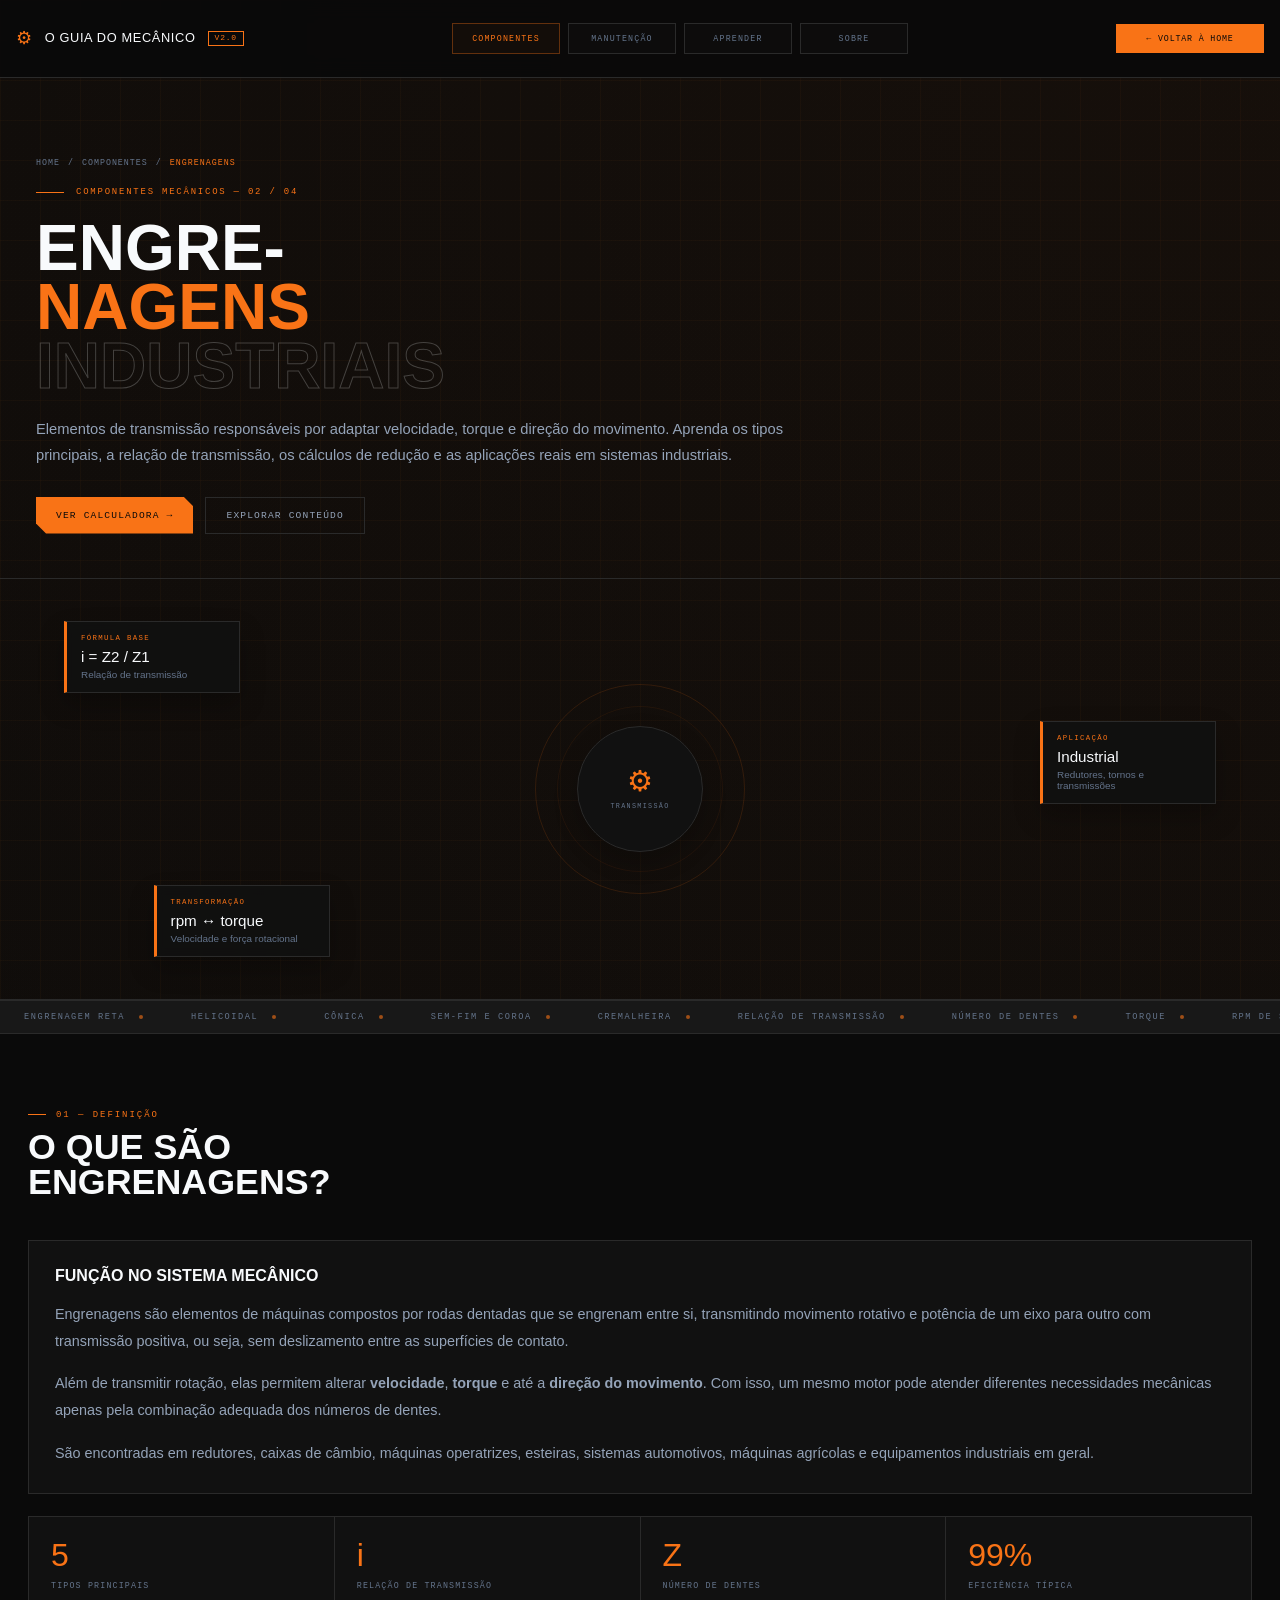
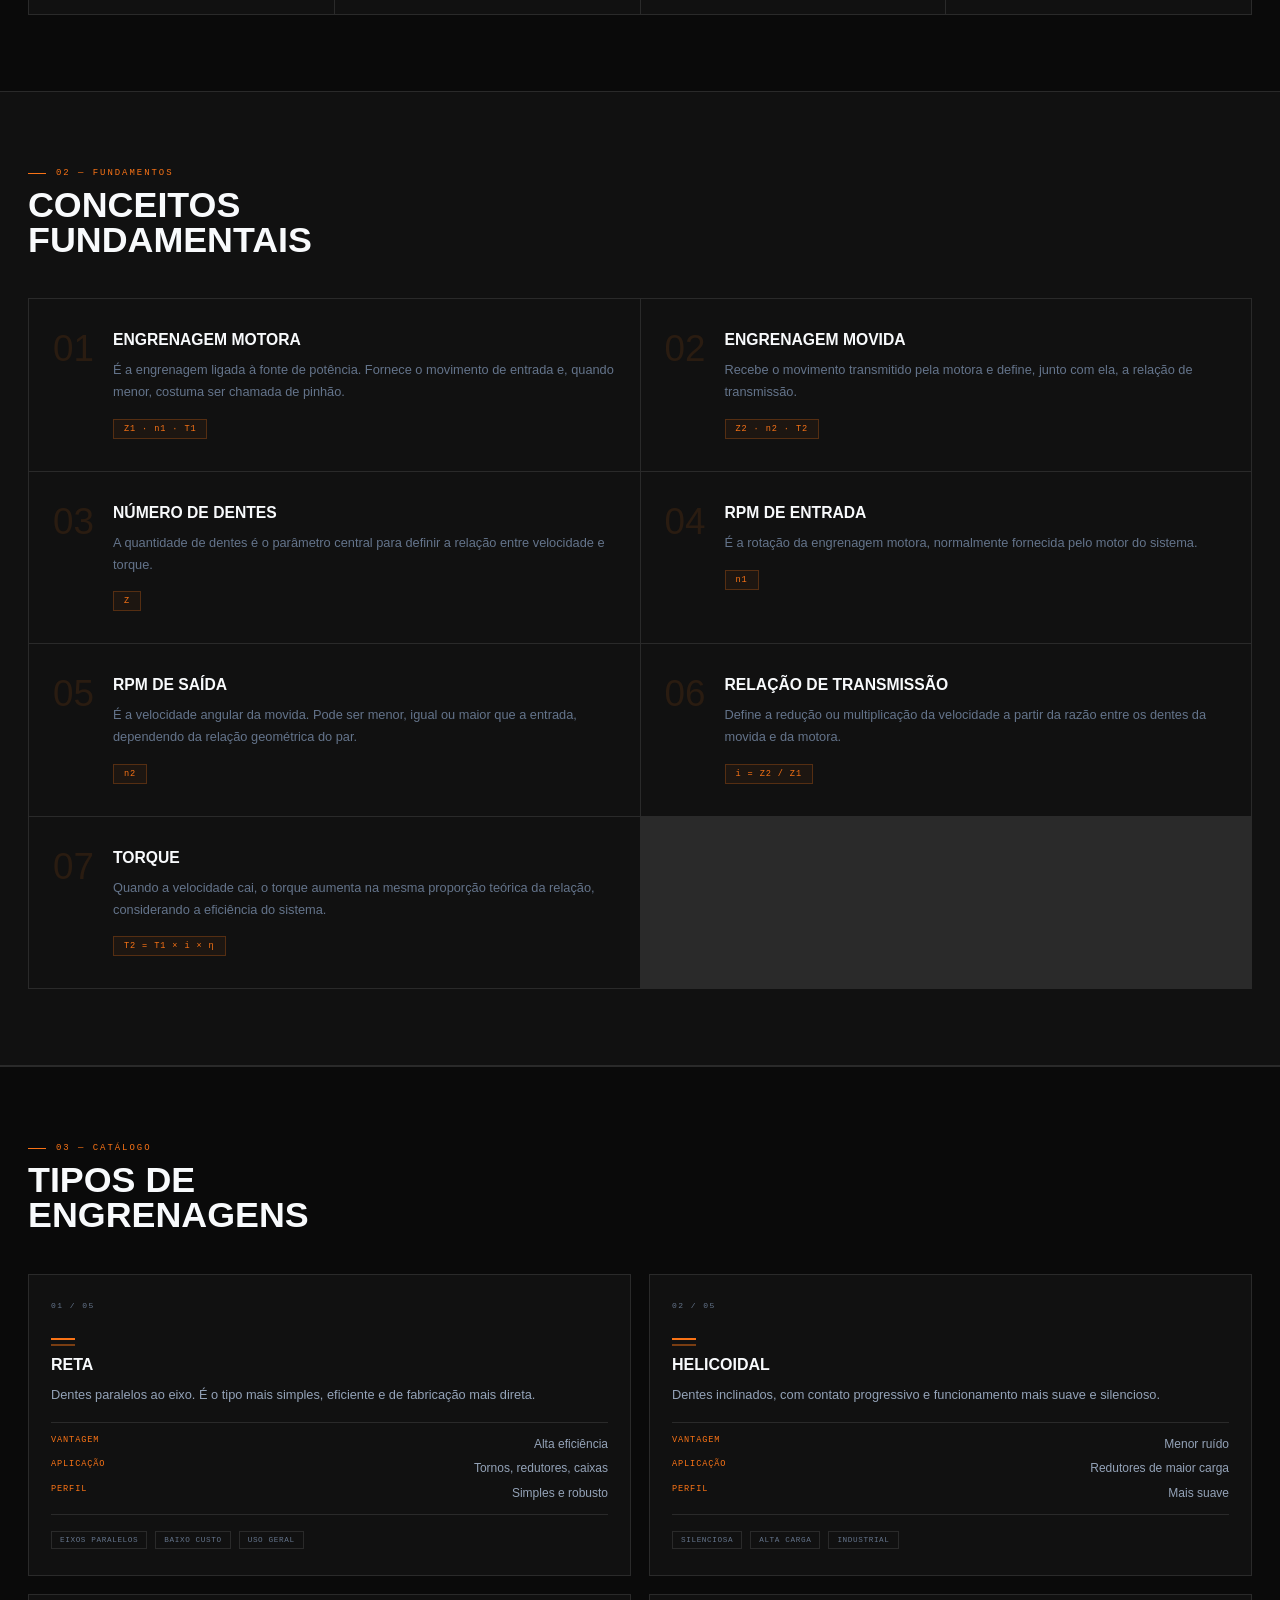
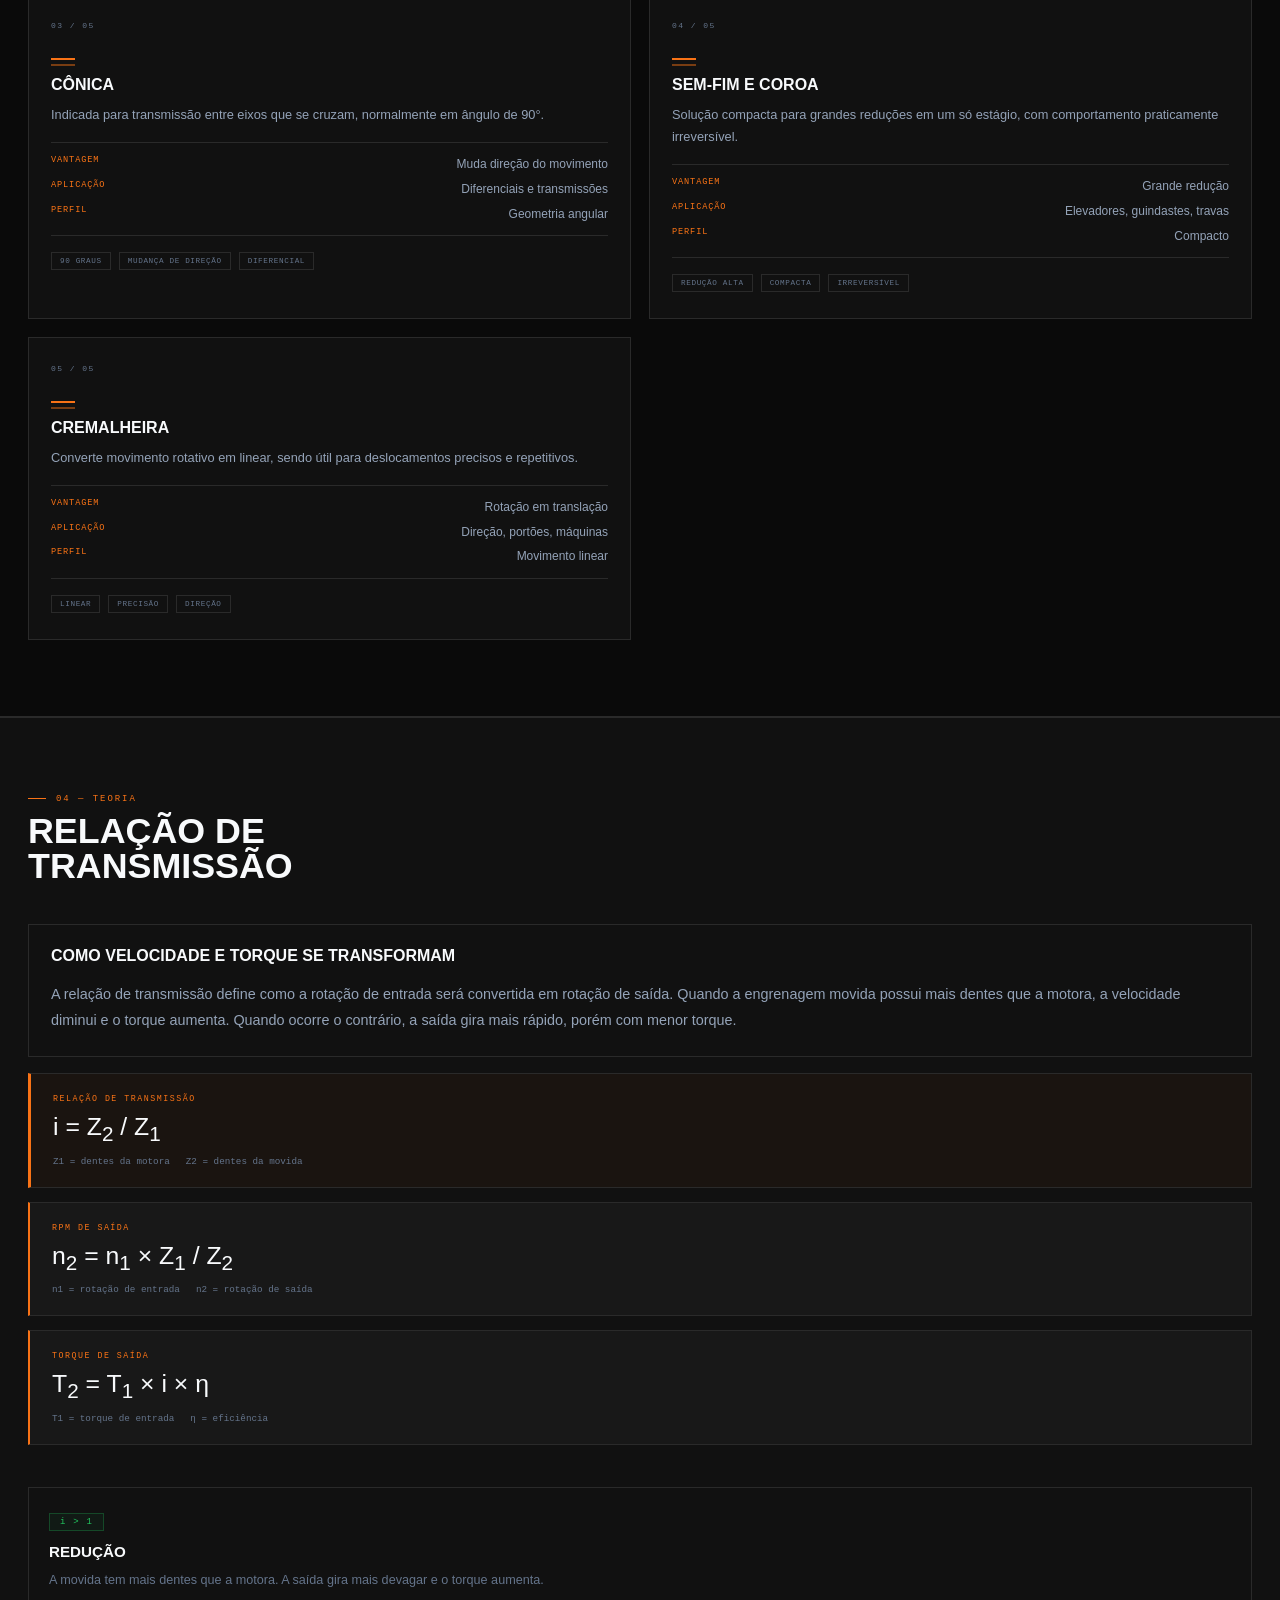
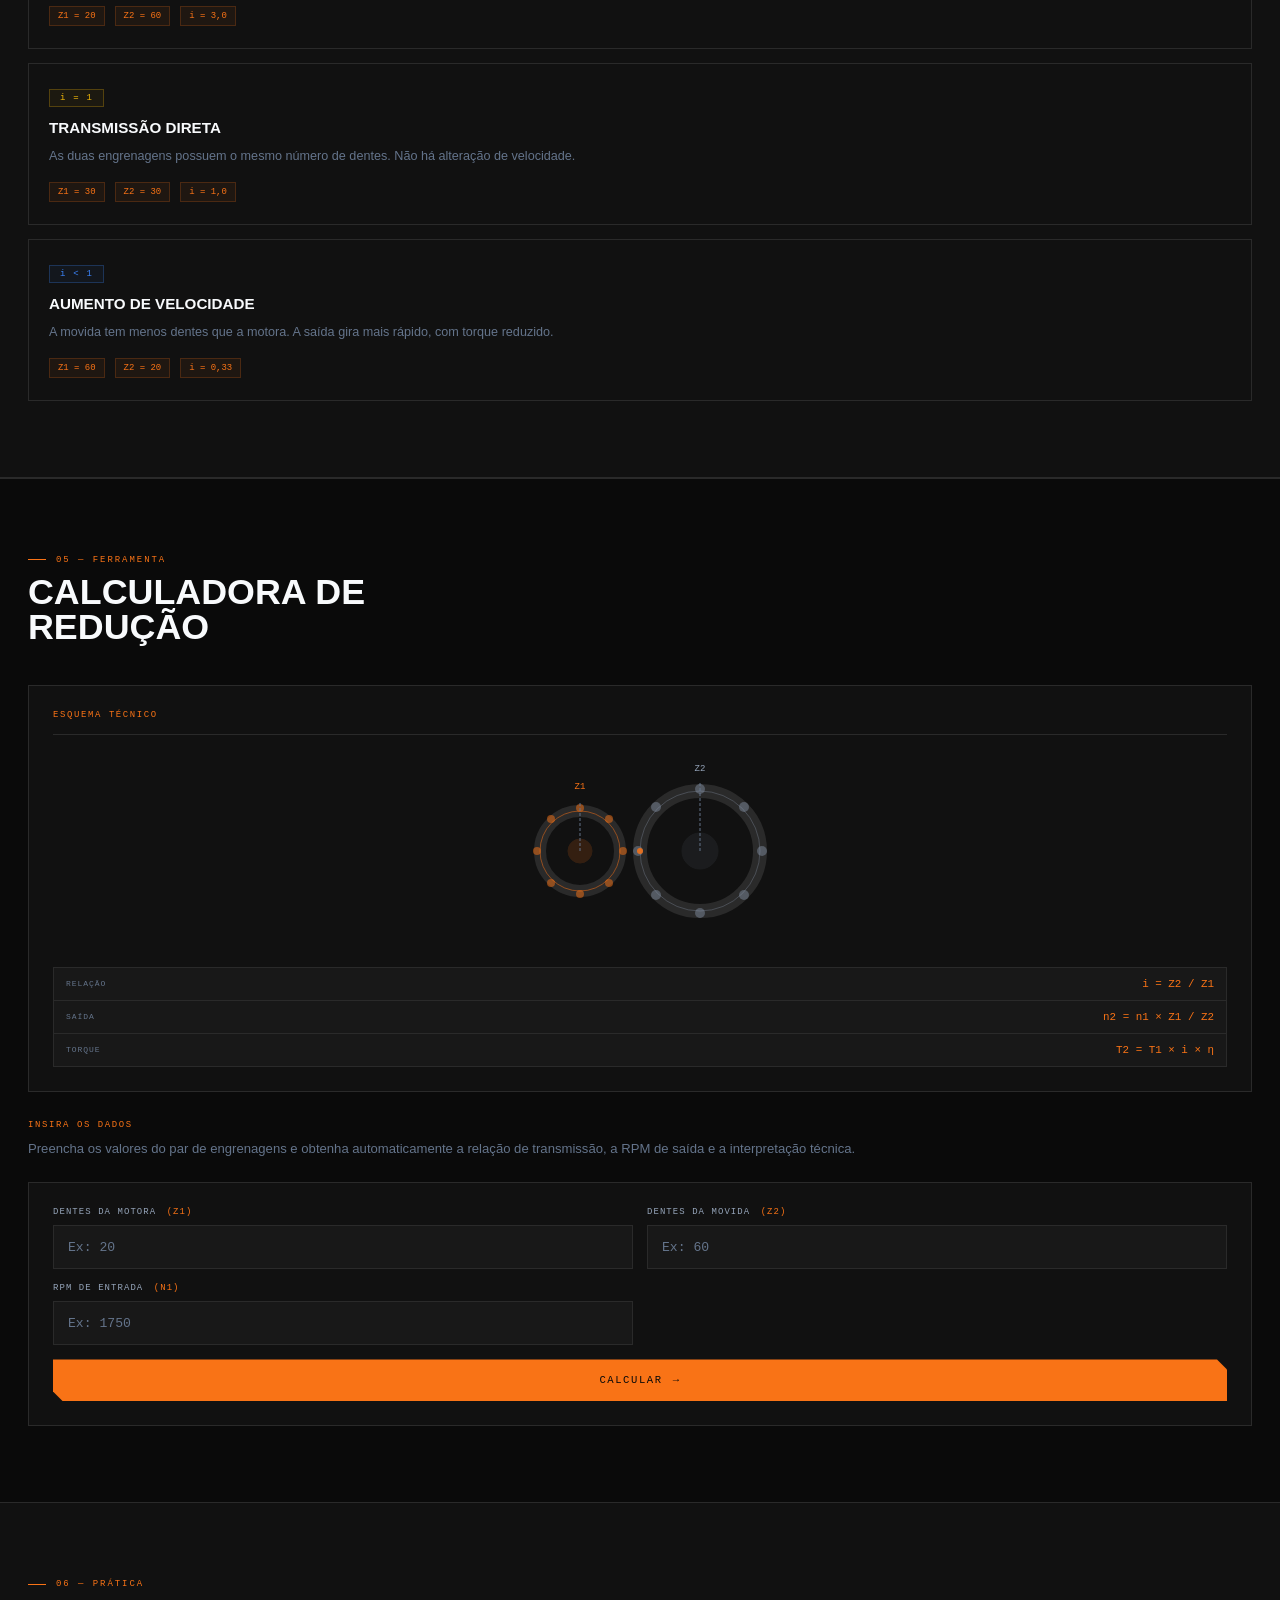
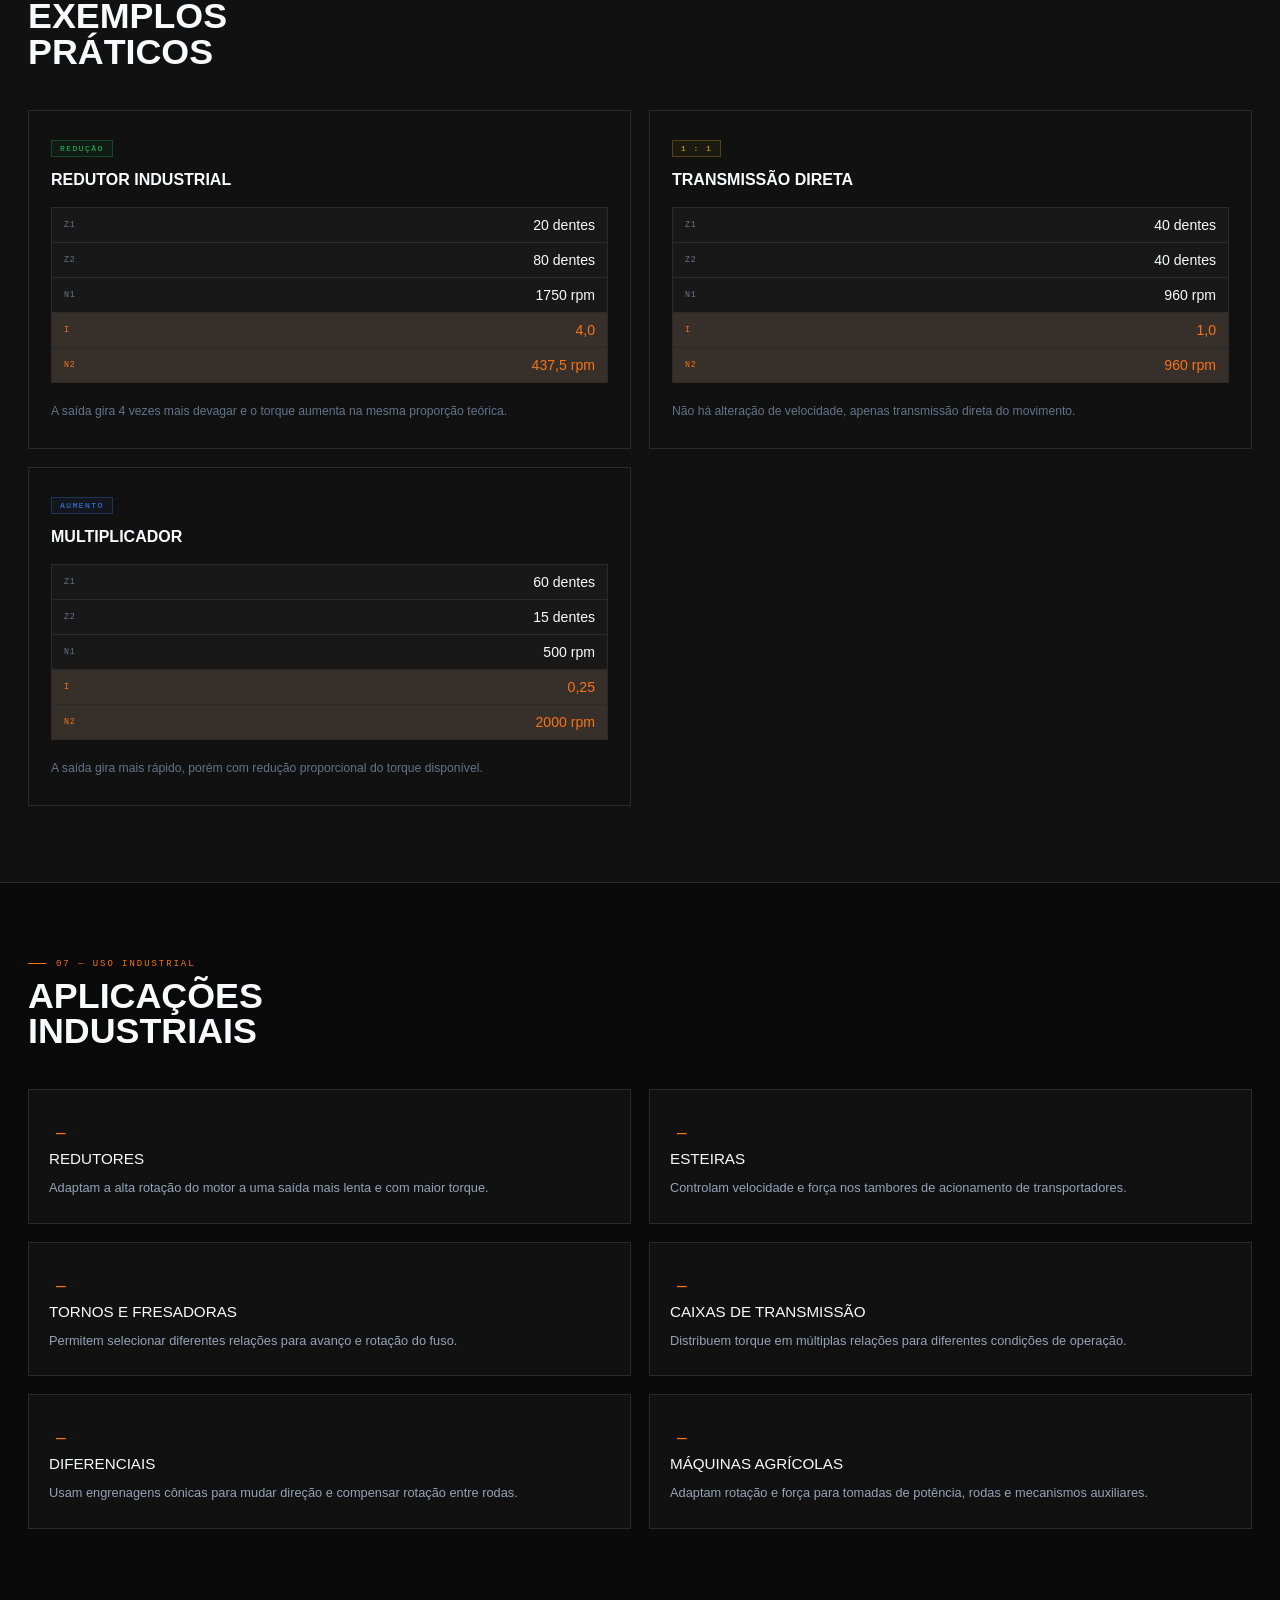
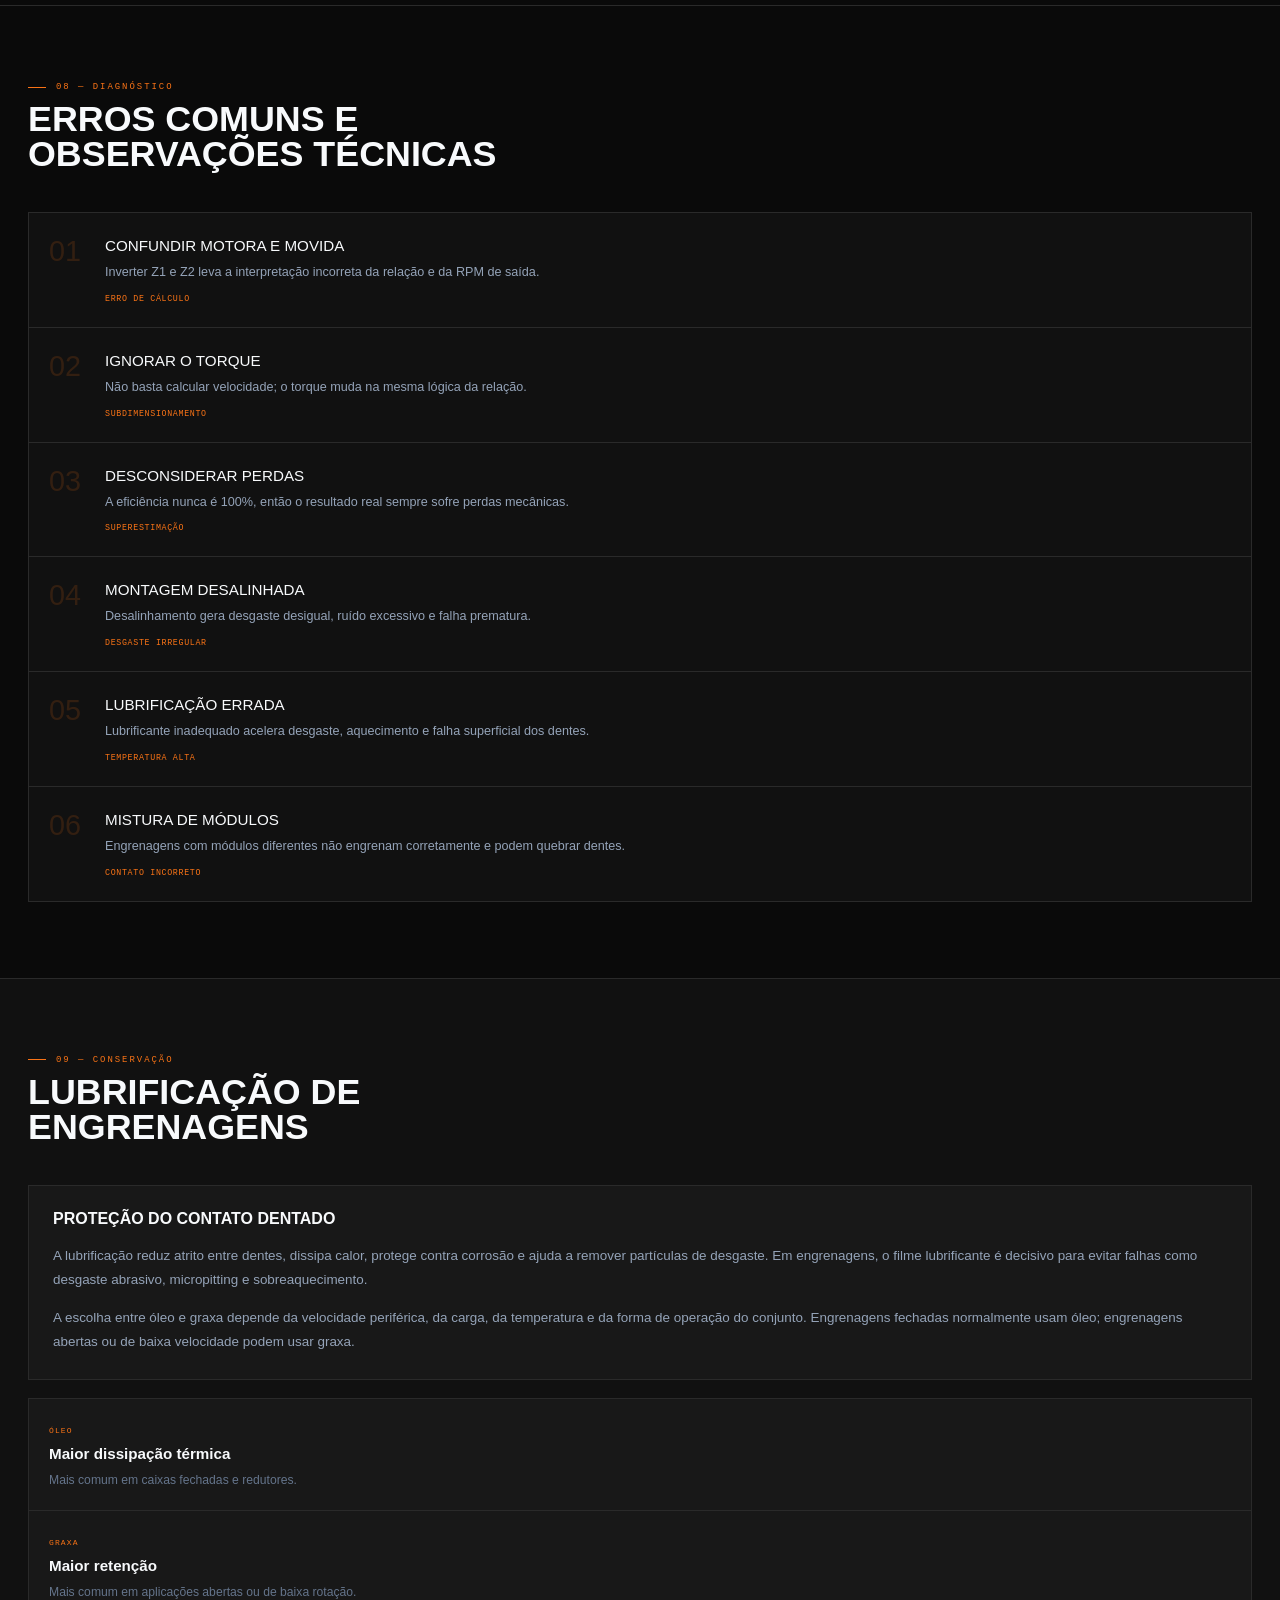
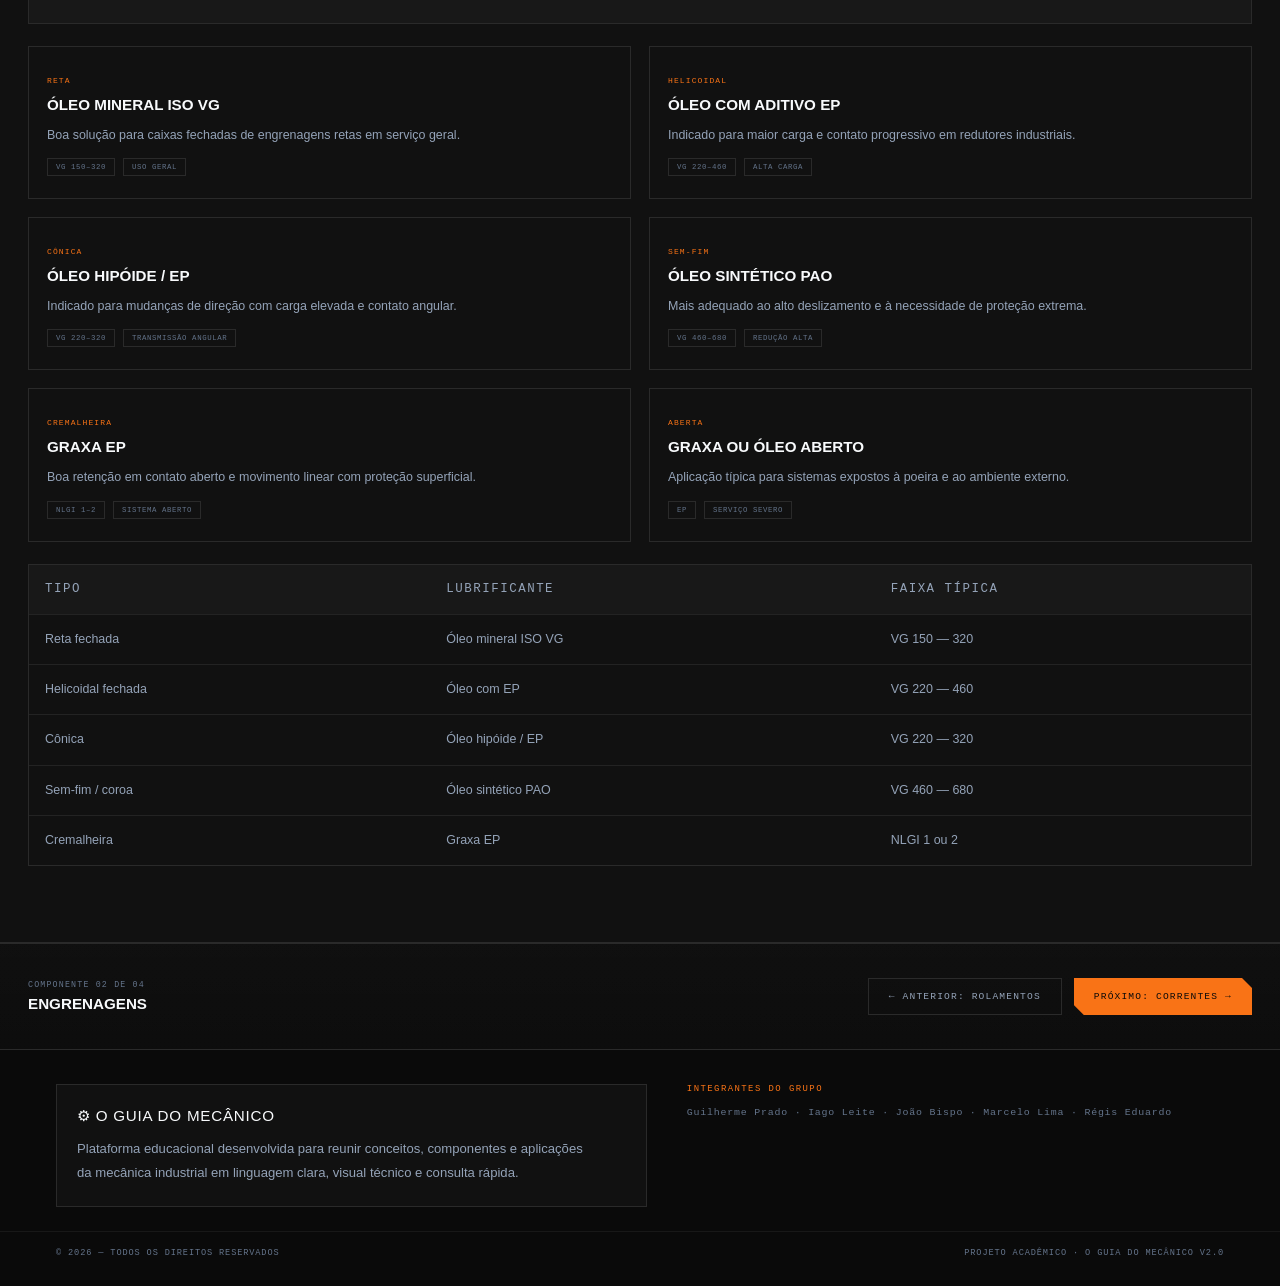
<file: engrenagens.html>
<!DOCTYPE html>
<html lang="pt-BR">
<head>
  <meta charset="UTF-8" />
  <meta name="viewport" content="width=device-width, initial-scale=1.0" />
  <title>Engrenagens — O Guia do Mecânico</title>
  <link rel="stylesheet" href="style-rolamentos.css" />
  <link rel="stylesheet" href="style-engrenagens.css" />
</head>
<body>

<nav>
  <a href="index.html" class="nav-logo">
    <span class="gear-spin">⚙</span>
    O Guia do Mecânico
    <span class="nav-tag">v2.0</span>
  </a>

  <ul class="nav-links">
    <li><a href="index.html#componentes" class="active">Componentes</a></li>
    <li><a href="index.html#manutencao">Manutenção</a></li>
    <li><a href="index.html#aprender">Aprender</a></li>
    <li><a href="index.html#sobre">Sobre</a></li>
  </ul>

  <a href="index.html" class="nav-cta">← Voltar à Home</a>
</nav>

<div class="page-hero">
  <div class="hero-left">
    <div class="breadcrumb">
      <a href="index.html">Home</a>
      <span>/</span>
      <a href="index.html#componentes">Componentes</a>
      <span>/</span>
      <strong>Engrenagens</strong>
    </div>

    <div class="hero-eyebrow">
      <div class="eyebrow-line"></div>
      <span class="eyebrow-text">Componentes Mecânicos — 02 / 04</span>
    </div>

    <h1 class="hero-title">
      Engre-
      <span class="accent">nagens</span>
      <span class="outline">Industriais</span>
    </h1>

    <p class="hero-desc">
      Elementos de transmissão responsáveis por adaptar velocidade, torque e direção do movimento.
      Aprenda os tipos principais, a relação de transmissão, os cálculos de redução e as aplicações
      reais em sistemas industriais.
    </p>

    <div class="hero-actions">
      <a href="#calculadora" class="btn-primary">Ver calculadora →</a>
      <a href="#tipos" class="btn-secondary">Explorar conteúdo</a>
    </div>
  </div>

  <div class="hero-right">
    <div class="hero-visual">
      <svg class="gear-bg-1" viewBox="0 0 200 200" fill="white" xmlns="http://www.w3.org/2000/svg">
        <path d="M85 5L95 5L100 28Q112 31 122 38L143 24L153 34L139 55Q146 65 148 77L171 82L171 92L148 97Q146 109 139 119L153 140L143 150L122 136Q112 143 100 146L95 169L85 169L80 146Q68 143 58 136L37 150L27 140L41 119Q34 109 32 97L9 92L9 82L32 77Q34 65 41 55L27 34L37 24L58 38Q68 31 80 28Z M90 72A18 18 0 1 0 90 108A18 18 0 0 0 90 72Z"/>
      </svg>

      <svg class="gear-bg-2" viewBox="0 0 200 200" fill="white" xmlns="http://www.w3.org/2000/svg">
        <path d="M85 5L95 5L100 28Q112 31 122 38L143 24L153 34L139 55Q146 65 148 77L171 82L171 92L148 97Q146 109 139 119L153 140L143 150L122 136Q112 143 100 146L95 169L85 169L80 146Q68 143 58 136L37 150L27 140L41 119Q34 109 32 97L9 92L9 82L32 77Q34 65 41 55L27 34L37 24L58 38Q68 31 80 28Z M90 72A18 18 0 1 0 90 108A18 18 0 0 0 90 72Z"/>
      </svg>

      <div class="float-card">
        <div class="card-label">Fórmula base</div>
        <div class="card-value">i = Z2 / Z1</div>
        <div class="card-sub">Relação de transmissão</div>
      </div>

      <div class="float-card">
        <div class="card-label">Transformação</div>
        <div class="card-value">rpm ↔ torque</div>
        <div class="card-sub">Velocidade e força rotacional</div>
      </div>

      <div class="float-card">
        <div class="card-label">Aplicação</div>
        <div class="card-value">Industrial</div>
        <div class="card-sub">Redutores, tornos e transmissões</div>
      </div>

      <div class="center-wrap">
        <div class="ring ring-1"></div>
        <div class="ring ring-2"></div>
        <div class="center-circle">
          <span class="center-gear-icon">⚙</span>
          <span class="center-mono">transmissão</span>
        </div>
      </div>
    </div>
  </div>
</div>

<div class="marquee-wrap">
  <div class="marquee-track">
    <span class="marquee-item">Engrenagem Reta <span class="marquee-dot"></span></span>
    <span class="marquee-item">Helicoidal <span class="marquee-dot"></span></span>
    <span class="marquee-item">Cônica <span class="marquee-dot"></span></span>
    <span class="marquee-item">Sem-fim e Coroa <span class="marquee-dot"></span></span>
    <span class="marquee-item">Cremalheira <span class="marquee-dot"></span></span>
    <span class="marquee-item">Relação de Transmissão <span class="marquee-dot"></span></span>
    <span class="marquee-item">Número de Dentes <span class="marquee-dot"></span></span>
    <span class="marquee-item">Torque <span class="marquee-dot"></span></span>
    <span class="marquee-item">RPM de Saída <span class="marquee-dot"></span></span>
    <span class="marquee-item">Redução <span class="marquee-dot"></span></span>
    <span class="marquee-item">Engrenagem Reta <span class="marquee-dot"></span></span>
    <span class="marquee-item">Helicoidal <span class="marquee-dot"></span></span>
    <span class="marquee-item">Cônica <span class="marquee-dot"></span></span>
    <span class="marquee-item">Sem-fim e Coroa <span class="marquee-dot"></span></span>
    <span class="marquee-item">Cremalheira <span class="marquee-dot"></span></span>
    <span class="marquee-item">Relação de Transmissão <span class="marquee-dot"></span></span>
    <span class="marquee-item">Número de Dentes <span class="marquee-dot"></span></span>
    <span class="marquee-item">Torque <span class="marquee-dot"></span></span>
    <span class="marquee-item">RPM de Saída <span class="marquee-dot"></span></span>
    <span class="marquee-item">Redução <span class="marquee-dot"></span></span>
  </div>
</div>

<section id="intro">
  <div class="section-header">
    <div>
      <div class="section-label">01 — Definição</div>
      <h2 class="section-title">O que são<br>Engrenagens?</h2>
    </div>
  </div>

  <div class="intro-grid">
    <article class="intro-text-card">
      <h3 class="block-title">Função no sistema mecânico</h3>
      <p>
        Engrenagens são elementos de máquinas compostos por rodas dentadas que se engrenam entre si,
        transmitindo movimento rotativo e potência de um eixo para outro com transmissão positiva,
        ou seja, sem deslizamento entre as superfícies de contato.
      </p>
      <p>
        Além de transmitir rotação, elas permitem alterar <strong>velocidade</strong>, <strong>torque</strong>
        e até a <strong>direção do movimento</strong>. Com isso, um mesmo motor pode atender diferentes
        necessidades mecânicas apenas pela combinação adequada dos números de dentes.
      </p>
      <p>
        São encontradas em redutores, caixas de câmbio, máquinas operatrizes, esteiras,
        sistemas automotivos, máquinas agrícolas e equipamentos industriais em geral.
      </p>
    </article>

    <div class="intro-stats">
      <div class="intro-stat">
        <div class="intro-stat-num">5</div>
        <div class="intro-stat-label">Tipos principais</div>
      </div>
      <div class="intro-stat">
        <div class="intro-stat-num">i</div>
        <div class="intro-stat-label">Relação de transmissão</div>
      </div>
      <div class="intro-stat">
        <div class="intro-stat-num">Z</div>
        <div class="intro-stat-label">Número de dentes</div>
      </div>
      <div class="intro-stat">
        <div class="intro-stat-num">99%</div>
        <div class="intro-stat-label">Eficiência típica</div>
      </div>
    </div>
  </div>
</section>

<section id="conceitos">
  <div class="section-header">
    <div>
      <div class="section-label">02 — Fundamentos</div>
      <h2 class="section-title">Conceitos<br>Fundamentais</h2>
    </div>
  </div>

  <div class="conceitos-grid">
    <article class="conceito-card">
      <div class="conceito-card__index">01</div>
      <div class="conceito-card__body">
        <h3 class="conceito-card__title">Engrenagem Motora</h3>
        <p class="conceito-card__desc">
          É a engrenagem ligada à fonte de potência. Fornece o movimento de entrada e,
          quando menor, costuma ser chamada de pinhão.
        </p>
        <div class="conceito-card__tag">Z1 · n1 · T1</div>
      </div>
    </article>

    <article class="conceito-card">
      <div class="conceito-card__index">02</div>
      <div class="conceito-card__body">
        <h3 class="conceito-card__title">Engrenagem Movida</h3>
        <p class="conceito-card__desc">
          Recebe o movimento transmitido pela motora e define, junto com ela, a relação de transmissão.
        </p>
        <div class="conceito-card__tag">Z2 · n2 · T2</div>
      </div>
    </article>

    <article class="conceito-card">
      <div class="conceito-card__index">03</div>
      <div class="conceito-card__body">
        <h3 class="conceito-card__title">Número de Dentes</h3>
        <p class="conceito-card__desc">
          A quantidade de dentes é o parâmetro central para definir a relação entre velocidade e torque.
        </p>
        <div class="conceito-card__tag">Z</div>
      </div>
    </article>

    <article class="conceito-card">
      <div class="conceito-card__index">04</div>
      <div class="conceito-card__body">
        <h3 class="conceito-card__title">RPM de Entrada</h3>
        <p class="conceito-card__desc">
          É a rotação da engrenagem motora, normalmente fornecida pelo motor do sistema.
        </p>
        <div class="conceito-card__tag">n1</div>
      </div>
    </article>

    <article class="conceito-card">
      <div class="conceito-card__index">05</div>
      <div class="conceito-card__body">
        <h3 class="conceito-card__title">RPM de Saída</h3>
        <p class="conceito-card__desc">
          É a velocidade angular da movida. Pode ser menor, igual ou maior que a entrada,
          dependendo da relação geométrica do par.
        </p>
        <div class="conceito-card__tag">n2</div>
      </div>
    </article>

    <article class="conceito-card">
      <div class="conceito-card__index">06</div>
      <div class="conceito-card__body">
        <h3 class="conceito-card__title">Relação de Transmissão</h3>
        <p class="conceito-card__desc">
          Define a redução ou multiplicação da velocidade a partir da razão entre os dentes da movida e da motora.
        </p>
        <div class="conceito-card__tag">i = Z2 / Z1</div>
      </div>
    </article>

    <article class="conceito-card">
      <div class="conceito-card__index">07</div>
      <div class="conceito-card__body">
        <h3 class="conceito-card__title">Torque</h3>
        <p class="conceito-card__desc">
          Quando a velocidade cai, o torque aumenta na mesma proporção teórica da relação,
          considerando a eficiência do sistema.
        </p>
        <div class="conceito-card__tag">T2 = T1 × i × η</div>
      </div>
    </article>
  </div>
</section>

<section id="tipos">
  <div class="section-header">
    <div>
      <div class="section-label">03 — Catálogo</div>
      <h2 class="section-title">Tipos de<br>Engrenagens</h2>
    </div>
  </div>

  <div class="tipos-grid">
    <article class="tipo-card">
      <div class="tipo-num">01 / 05</div>
      <div class="tipo-icon-line">
        <span class="tipo-icon"></span>
      </div>
      <h3 class="tipo-name">Reta</h3>
      <p class="tipo-desc">
        Dentes paralelos ao eixo. É o tipo mais simples, eficiente e de fabricação mais direta.
      </p>
      <div class="tipo-card__detail">
        <div class="tipo-card__row"><span class="tipo-card__key">Vantagem</span><span class="tipo-card__val">Alta eficiência</span></div>
        <div class="tipo-card__row"><span class="tipo-card__key">Aplicação</span><span class="tipo-card__val">Tornos, redutores, caixas</span></div>
        <div class="tipo-card__row"><span class="tipo-card__key">Perfil</span><span class="tipo-card__val">Simples e robusto</span></div>
      </div>
      <div class="tipo-tags">
        <span class="tipo-tag">Eixos paralelos</span>
        <span class="tipo-tag">Baixo custo</span>
        <span class="tipo-tag">Uso geral</span>
      </div>
    </article>

    <article class="tipo-card">
      <div class="tipo-num">02 / 05</div>
      <div class="tipo-icon-line">
        <span class="tipo-icon"></span>
      </div>
      <h3 class="tipo-name">Helicoidal</h3>
      <p class="tipo-desc">
        Dentes inclinados, com contato progressivo e funcionamento mais suave e silencioso.
      </p>
      <div class="tipo-card__detail">
        <div class="tipo-card__row"><span class="tipo-card__key">Vantagem</span><span class="tipo-card__val">Menor ruído</span></div>
        <div class="tipo-card__row"><span class="tipo-card__key">Aplicação</span><span class="tipo-card__val">Redutores de maior carga</span></div>
        <div class="tipo-card__row"><span class="tipo-card__key">Perfil</span><span class="tipo-card__val">Mais suave</span></div>
      </div>
      <div class="tipo-tags">
        <span class="tipo-tag">Silenciosa</span>
        <span class="tipo-tag">Alta carga</span>
        <span class="tipo-tag">Industrial</span>
      </div>
    </article>

    <article class="tipo-card">
      <div class="tipo-num">03 / 05</div>
      <div class="tipo-icon-line">
        <span class="tipo-icon"></span>
      </div>
      <h3 class="tipo-name">Cônica</h3>
      <p class="tipo-desc">
        Indicada para transmissão entre eixos que se cruzam, normalmente em ângulo de 90°.
      </p>
      <div class="tipo-card__detail">
        <div class="tipo-card__row"><span class="tipo-card__key">Vantagem</span><span class="tipo-card__val">Muda direção do movimento</span></div>
        <div class="tipo-card__row"><span class="tipo-card__key">Aplicação</span><span class="tipo-card__val">Diferenciais e transmissões</span></div>
        <div class="tipo-card__row"><span class="tipo-card__key">Perfil</span><span class="tipo-card__val">Geometria angular</span></div>
      </div>
      <div class="tipo-tags">
        <span class="tipo-tag">90 graus</span>
        <span class="tipo-tag">Mudança de direção</span>
        <span class="tipo-tag">Diferencial</span>
      </div>
    </article>

    <article class="tipo-card">
      <div class="tipo-num">04 / 05</div>
      <div class="tipo-icon-line">
        <span class="tipo-icon"></span>
      </div>
      <h3 class="tipo-name">Sem-fim e Coroa</h3>
      <p class="tipo-desc">
        Solução compacta para grandes reduções em um só estágio, com comportamento praticamente irreversível.
      </p>
      <div class="tipo-card__detail">
        <div class="tipo-card__row"><span class="tipo-card__key">Vantagem</span><span class="tipo-card__val">Grande redução</span></div>
        <div class="tipo-card__row"><span class="tipo-card__key">Aplicação</span><span class="tipo-card__val">Elevadores, guindastes, travas</span></div>
        <div class="tipo-card__row"><span class="tipo-card__key">Perfil</span><span class="tipo-card__val">Compacto</span></div>
      </div>
      <div class="tipo-tags">
        <span class="tipo-tag">Redução alta</span>
        <span class="tipo-tag">Compacta</span>
        <span class="tipo-tag">Irreversível</span>
      </div>
    </article>

    <article class="tipo-card">
      <div class="tipo-num">05 / 05</div>
      <div class="tipo-icon-line">
        <span class="tipo-icon"></span>
      </div>
      <h3 class="tipo-name">Cremalheira</h3>
      <p class="tipo-desc">
        Converte movimento rotativo em linear, sendo útil para deslocamentos precisos e repetitivos.
      </p>
      <div class="tipo-card__detail">
        <div class="tipo-card__row"><span class="tipo-card__key">Vantagem</span><span class="tipo-card__val">Rotação em translação</span></div>
        <div class="tipo-card__row"><span class="tipo-card__key">Aplicação</span><span class="tipo-card__val">Direção, portões, máquinas</span></div>
        <div class="tipo-card__row"><span class="tipo-card__key">Perfil</span><span class="tipo-card__val">Movimento linear</span></div>
      </div>
      <div class="tipo-tags">
        <span class="tipo-tag">Linear</span>
        <span class="tipo-tag">Precisão</span>
        <span class="tipo-tag">Direção</span>
      </div>
    </article>
  </div>
</section>

<section id="relacao">
  <div class="section-header">
    <div>
      <div class="section-label">04 — Teoria</div>
      <h2 class="section-title">Relação de<br>Transmissão</h2>
    </div>
  </div>

  <div class="relacao-layout">
    <div class="relacao-content">
      <article class="relacao-text-card">
        <h3 class="block-title">Como velocidade e torque se transformam</h3>
        <p class="relacao-intro">
          A relação de transmissão define como a rotação de entrada será convertida em rotação de saída.
          Quando a engrenagem movida possui mais dentes que a motora, a velocidade diminui e o torque aumenta.
          Quando ocorre o contrário, a saída gira mais rápido, porém com menor torque.
        </p>
      </article>

      <div class="formula-block formula-block--primary">
        <div class="formula-block__label">Relação de transmissão</div>
        <div class="formula-block__expr">i = Z<sub>2</sub> / Z<sub>1</sub></div>
        <div class="formula-block__vars">
          <span>Z1 = dentes da motora</span>
          <span>Z2 = dentes da movida</span>
        </div>
      </div>

      <div class="formula-block">
        <div class="formula-block__label">RPM de saída</div>
        <div class="formula-block__expr">n<sub>2</sub> = n<sub>1</sub> × Z<sub>1</sub> / Z<sub>2</sub></div>
        <div class="formula-block__vars">
          <span>n1 = rotação de entrada</span>
          <span>n2 = rotação de saída</span>
        </div>
      </div>

      <div class="formula-block">
        <div class="formula-block__label">Torque de saída</div>
        <div class="formula-block__expr">T<sub>2</sub> = T<sub>1</sub> × i × η</div>
        <div class="formula-block__vars">
          <span>T1 = torque de entrada</span>
          <span>η = eficiência</span>
        </div>
      </div>
    </div>

    <div class="relacao-cases">
      <div class="relacao-case relacao-case--reducao">
        <div class="relacao-case__badge">i &gt; 1</div>
        <h4 class="relacao-case__title">Redução</h4>
        <p class="relacao-case__desc">
          A movida tem mais dentes que a motora. A saída gira mais devagar e o torque aumenta.
        </p>
        <div class="relacao-case__example">
          <span>Z1 = 20</span>
          <span>Z2 = 60</span>
          <span>i = 3,0</span>
        </div>
      </div>

      <div class="relacao-case relacao-case--neutro">
        <div class="relacao-case__badge">i = 1</div>
        <h4 class="relacao-case__title">Transmissão Direta</h4>
        <p class="relacao-case__desc">
          As duas engrenagens possuem o mesmo número de dentes. Não há alteração de velocidade.
        </p>
        <div class="relacao-case__example">
          <span>Z1 = 30</span>
          <span>Z2 = 30</span>
          <span>i = 1,0</span>
        </div>
      </div>

      <div class="relacao-case relacao-case--aumento">
        <div class="relacao-case__badge">i &lt; 1</div>
        <h4 class="relacao-case__title">Aumento de Velocidade</h4>
        <p class="relacao-case__desc">
          A movida tem menos dentes que a motora. A saída gira mais rápido, com torque reduzido.
        </p>
        <div class="relacao-case__example">
          <span>Z1 = 60</span>
          <span>Z2 = 20</span>
          <span>i = 0,33</span>
        </div>
      </div>
    </div>
  </div>
</section>

<section id="calculadora">
  <div class="section-header">
    <div>
      <div class="section-label">05 — Ferramenta</div>
      <h2 class="section-title">Calculadora de<br>Redução</h2>
    </div>
  </div>

  <div class="calc-layout">
    <aside class="calc-visual">
      <div class="calc-visual__title">Esquema técnico</div>

      <div class="calc-visual__diagram">
        <svg viewBox="0 0 280 180" xmlns="http://www.w3.org/2000/svg" aria-label="Par de engrenagens">
          <circle cx="80" cy="90" r="40" fill="none" stroke="#2a2a2a" stroke-width="12"/>
          <circle cx="80" cy="90" r="40" fill="none" stroke="#f97316" stroke-width="1" opacity="0.5"/>
          <circle cx="80" cy="90" r="12" fill="#f97316" opacity="0.15" stroke="#f97316" stroke-width="1"/>
          <circle cx="80" cy="47" r="4" fill="#f97316" opacity="0.5"/>
          <circle cx="80" cy="133" r="4" fill="#f97316" opacity="0.5"/>
          <circle cx="37" cy="90" r="4" fill="#f97316" opacity="0.5"/>
          <circle cx="123" cy="90" r="4" fill="#f97316" opacity="0.5"/>
          <circle cx="51" cy="58" r="4" fill="#f97316" opacity="0.5"/>
          <circle cx="109" cy="122" r="4" fill="#f97316" opacity="0.5"/>
          <circle cx="51" cy="122" r="4" fill="#f97316" opacity="0.5"/>
          <circle cx="109" cy="58" r="4" fill="#f97316" opacity="0.5"/>
          <line x1="80" y1="90" x2="80" y2="40" stroke="#64748b" stroke-width="1" stroke-dasharray="3 2"/>
          <text x="80" y="28" text-anchor="middle" fill="#f97316" font-size="9" font-family="Courier New">Z1</text>

          <circle cx="200" cy="90" r="60" fill="none" stroke="#2a2a2a" stroke-width="14"/>
          <circle cx="200" cy="90" r="60" fill="none" stroke="#94a3b8" stroke-width="1" opacity="0.3"/>
          <circle cx="200" cy="90" r="18" fill="#94a3b8" opacity="0.08" stroke="#94a3b8" stroke-width="1"/>
          <circle cx="200" cy="28" r="5" fill="#94a3b8" opacity="0.4"/>
          <circle cx="200" cy="152" r="5" fill="#94a3b8" opacity="0.4"/>
          <circle cx="138" cy="90" r="5" fill="#94a3b8" opacity="0.4"/>
          <circle cx="262" cy="90" r="5" fill="#94a3b8" opacity="0.4"/>
          <circle cx="156" cy="46" r="5" fill="#94a3b8" opacity="0.4"/>
          <circle cx="244" cy="134" r="5" fill="#94a3b8" opacity="0.4"/>
          <circle cx="156" cy="134" r="5" fill="#94a3b8" opacity="0.4"/>
          <circle cx="244" cy="46" r="5" fill="#94a3b8" opacity="0.4"/>
          <line x1="200" y1="90" x2="200" y2="20" stroke="#64748b" stroke-width="1" stroke-dasharray="3 2"/>
          <text x="200" y="10" text-anchor="middle" fill="#94a3b8" font-size="9" font-family="Courier New">Z2</text>

          <circle cx="140" cy="90" r="3" fill="#f97316" opacity="0.85"/>
        </svg>
      </div>

      <div class="calc-visual__formulas">
        <div class="calc-formula-ref">
          <span class="calc-formula-ref__label">Relação</span>
          <code class="calc-formula-ref__expr">i = Z2 / Z1</code>
        </div>
        <div class="calc-formula-ref">
          <span class="calc-formula-ref__label">Saída</span>
          <code class="calc-formula-ref__expr">n2 = n1 × Z1 / Z2</code>
        </div>
        <div class="calc-formula-ref">
          <span class="calc-formula-ref__label">Torque</span>
          <code class="calc-formula-ref__expr">T2 = T1 × i × η</code>
        </div>
      </div>
    </aside>

    <div class="calc-form-wrap">
      <div class="calc-form-header">
        <div class="calc-form-header__label">Insira os dados</div>
        <div class="calc-form-header__desc">
          Preencha os valores do par de engrenagens e obtenha automaticamente
          a relação de transmissão, a RPM de saída e a interpretação técnica.
        </div>
      </div>

      <div class="calc-form" id="calculadoraForm">
        <div class="calc-field">
          <label class="calc-field__label" for="dentesMotora">
            Dentes da Motora <span class="calc-field__hint">(Z1)</span>
          </label>
          <input class="calc-field__input" type="number" id="dentesMotora" min="1" placeholder="Ex: 20" />
        </div>

        <div class="calc-field">
          <label class="calc-field__label" for="dentesMovida">
            Dentes da Movida <span class="calc-field__hint">(Z2)</span>
          </label>
          <input class="calc-field__input" type="number" id="dentesMovida" min="1" placeholder="Ex: 60" />
        </div>

        <div class="calc-field">
          <label class="calc-field__label" for="rpmEntrada">
            RPM de Entrada <span class="calc-field__hint">(n1)</span>
          </label>
          <input class="calc-field__input" type="number" id="rpmEntrada" min="1" placeholder="Ex: 1750" />
        </div>

        <button class="calc-btn" type="button" id="btnCalcular">
          Calcular
          <span class="calc-btn__arrow">→</span>
        </button>
      </div>

      <div class="calc-result" id="calcResult" aria-live="polite" hidden>
        <div class="calc-result__header">
          <span class="calc-result__status">Resultado</span>
        </div>

        <div class="calc-result__grid">
          <div class="calc-result__item">
            <div class="calc-result__value" id="resultRelacao">—</div>
            <div class="calc-result__label">Relação de transmissão</div>
          </div>

          <div class="calc-result__item">
            <div class="calc-result__value" id="resultRpmSaida">—</div>
            <div class="calc-result__label">RPM de saída</div>
          </div>

          <div class="calc-result__item calc-result__item--wide">
            <div class="calc-result__value calc-result__value--text" id="resultInterpretacao">—</div>
            <div class="calc-result__label">Interpretação</div>
          </div>
        </div>
      </div>
    </div>
  </div>
</section>

<section id="exemplos">
  <div class="section-header">
    <div>
      <div class="section-label">06 — Prática</div>
      <h2 class="section-title">Exemplos<br>Práticos</h2>
    </div>
  </div>

  <div class="exemplos-grid">
    <article class="exemplo-card exemplo-card--reducao">
      <div class="exemplo-card__badge">Redução</div>
      <h3 class="exemplo-card__title">Redutor Industrial</h3>
      <div class="exemplo-card__params">
        <div class="exemplo-param"><span class="exemplo-param__key">Z1</span><span class="exemplo-param__val">20 dentes</span></div>
        <div class="exemplo-param"><span class="exemplo-param__key">Z2</span><span class="exemplo-param__val">80 dentes</span></div>
        <div class="exemplo-param"><span class="exemplo-param__key">n1</span><span class="exemplo-param__val">1750 rpm</span></div>
        <div class="exemplo-param exemplo-param--highlight"><span class="exemplo-param__key">i</span><span class="exemplo-param__val">4,0</span></div>
        <div class="exemplo-param exemplo-param--highlight"><span class="exemplo-param__key">n2</span><span class="exemplo-param__val">437,5 rpm</span></div>
      </div>
      <p class="exemplo-card__interp">
        A saída gira 4 vezes mais devagar e o torque aumenta na mesma proporção teórica.
      </p>
    </article>

    <article class="exemplo-card exemplo-card--neutro">
      <div class="exemplo-card__badge">1 : 1</div>
      <h3 class="exemplo-card__title">Transmissão Direta</h3>
      <div class="exemplo-card__params">
        <div class="exemplo-param"><span class="exemplo-param__key">Z1</span><span class="exemplo-param__val">40 dentes</span></div>
        <div class="exemplo-param"><span class="exemplo-param__key">Z2</span><span class="exemplo-param__val">40 dentes</span></div>
        <div class="exemplo-param"><span class="exemplo-param__key">n1</span><span class="exemplo-param__val">960 rpm</span></div>
        <div class="exemplo-param exemplo-param--highlight"><span class="exemplo-param__key">i</span><span class="exemplo-param__val">1,0</span></div>
        <div class="exemplo-param exemplo-param--highlight"><span class="exemplo-param__key">n2</span><span class="exemplo-param__val">960 rpm</span></div>
      </div>
      <p class="exemplo-card__interp">
        Não há alteração de velocidade, apenas transmissão direta do movimento.
      </p>
    </article>

    <article class="exemplo-card exemplo-card--aumento">
      <div class="exemplo-card__badge">Aumento</div>
      <h3 class="exemplo-card__title">Multiplicador</h3>
      <div class="exemplo-card__params">
        <div class="exemplo-param"><span class="exemplo-param__key">Z1</span><span class="exemplo-param__val">60 dentes</span></div>
        <div class="exemplo-param"><span class="exemplo-param__key">Z2</span><span class="exemplo-param__val">15 dentes</span></div>
        <div class="exemplo-param"><span class="exemplo-param__key">n1</span><span class="exemplo-param__val">500 rpm</span></div>
        <div class="exemplo-param exemplo-param--highlight"><span class="exemplo-param__key">i</span><span class="exemplo-param__val">0,25</span></div>
        <div class="exemplo-param exemplo-param--highlight"><span class="exemplo-param__key">n2</span><span class="exemplo-param__val">2000 rpm</span></div>
      </div>
      <p class="exemplo-card__interp">
        A saída gira mais rápido, porém com redução proporcional do torque disponível.
      </p>
    </article>
  </div>
</section>

<section id="aplicacoes">
  <div class="section-header">
    <div>
      <div class="section-label">07 — Uso Industrial</div>
      <h2 class="section-title">Aplicações<br>Industriais</h2>
    </div>
  </div>

  <div class="aplic-grid">
    <article class="aplic-item">
      <span class="aplic-emoji" aria-hidden="true">⎯</span>
      <div class="aplic-title">Redutores</div>
      <div class="aplic-desc">Adaptam a alta rotação do motor a uma saída mais lenta e com maior torque.</div>
    </article>

    <article class="aplic-item">
      <span class="aplic-emoji" aria-hidden="true">⎯</span>
      <div class="aplic-title">Esteiras</div>
      <div class="aplic-desc">Controlam velocidade e força nos tambores de acionamento de transportadores.</div>
    </article>

    <article class="aplic-item">
      <span class="aplic-emoji" aria-hidden="true">⎯</span>
      <div class="aplic-title">Tornos e Fresadoras</div>
      <div class="aplic-desc">Permitem selecionar diferentes relações para avanço e rotação do fuso.</div>
    </article>

    <article class="aplic-item">
      <span class="aplic-emoji" aria-hidden="true">⎯</span>
      <div class="aplic-title">Caixas de Transmissão</div>
      <div class="aplic-desc">Distribuem torque em múltiplas relações para diferentes condições de operação.</div>
    </article>

    <article class="aplic-item">
      <span class="aplic-emoji" aria-hidden="true">⎯</span>
      <div class="aplic-title">Diferenciais</div>
      <div class="aplic-desc">Usam engrenagens cônicas para mudar direção e compensar rotação entre rodas.</div>
    </article>

    <article class="aplic-item">
      <span class="aplic-emoji" aria-hidden="true">⎯</span>
      <div class="aplic-title">Máquinas Agrícolas</div>
      <div class="aplic-desc">Adaptam rotação e força para tomadas de potência, rodas e mecanismos auxiliares.</div>
    </article>
  </div>
</section>

<section id="erros">
  <div class="section-header">
    <div>
      <div class="section-label">08 — Diagnóstico</div>
      <h2 class="section-title">Erros Comuns e<br>Observações Técnicas</h2>
    </div>
  </div>

  <div class="falhas-grid">
    <article class="falha-item">
      <div class="falha-num">01</div>
      <div>
        <div class="falha-title">Confundir Motora e Movida</div>
        <div class="falha-desc">Inverter Z1 e Z2 leva a interpretação incorreta da relação e da RPM de saída.</div>
        <div class="falha-causa">Erro de cálculo</div>
      </div>
    </article>

    <article class="falha-item">
      <div class="falha-num">02</div>
      <div>
        <div class="falha-title">Ignorar o Torque</div>
        <div class="falha-desc">Não basta calcular velocidade; o torque muda na mesma lógica da relação.</div>
        <div class="falha-causa">Subdimensionamento</div>
      </div>
    </article>

    <article class="falha-item">
      <div class="falha-num">03</div>
      <div>
        <div class="falha-title">Desconsiderar Perdas</div>
        <div class="falha-desc">A eficiência nunca é 100%, então o resultado real sempre sofre perdas mecânicas.</div>
        <div class="falha-causa">Superestimação</div>
      </div>
    </article>

    <article class="falha-item">
      <div class="falha-num">04</div>
      <div>
        <div class="falha-title">Montagem Desalinhada</div>
        <div class="falha-desc">Desalinhamento gera desgaste desigual, ruído excessivo e falha prematura.</div>
        <div class="falha-causa">Desgaste irregular</div>
      </div>
    </article>

    <article class="falha-item">
      <div class="falha-num">05</div>
      <div>
        <div class="falha-title">Lubrificação Errada</div>
        <div class="falha-desc">Lubrificante inadequado acelera desgaste, aquecimento e falha superficial dos dentes.</div>
        <div class="falha-causa">Temperatura alta</div>
      </div>
    </article>

    <article class="falha-item">
      <div class="falha-num">06</div>
      <div>
        <div class="falha-title">Mistura de Módulos</div>
        <div class="falha-desc">Engrenagens com módulos diferentes não engrenam corretamente e podem quebrar dentes.</div>
        <div class="falha-causa">Contato incorreto</div>
      </div>
    </article>
  </div>
</section>

<section id="lubrificacao" class="premium-end-section">
  <div class="section-header">
    <div>
      <div class="section-label">09 — Conservação</div>
      <h2 class="section-title">Lubrificação de<br>Engrenagens</h2>
    </div>
  </div>

  <div class="lube-hero">
    <div class="lube-hero-text">
      <h3 class="block-title">Proteção do contato dentado</h3>
      <p>
        A lubrificação reduz atrito entre dentes, dissipa calor, protege contra corrosão e ajuda a remover partículas
        de desgaste. Em engrenagens, o filme lubrificante é decisivo para evitar falhas como desgaste abrasivo,
        micropitting e sobreaquecimento.
      </p>
      <p>
        A escolha entre óleo e graxa depende da velocidade periférica, da carga, da temperatura e da forma de operação
        do conjunto. Engrenagens fechadas normalmente usam óleo; engrenagens abertas ou de baixa velocidade podem usar graxa.
      </p>
    </div>

    <div class="lube-side-grid">
      <div class="lube-side-card">
        <span class="lube-side-label">Óleo</span>
        <strong>Maior dissipação térmica</strong>
        <p>Mais comum em caixas fechadas e redutores.</p>
      </div>

      <div class="lube-side-card">
        <span class="lube-side-label">Graxa</span>
        <strong>Maior retenção</strong>
        <p>Mais comum em aplicações abertas ou de baixa rotação.</p>
      </div>
    </div>
  </div>

  <div class="lube-grid">
    <article class="lube-card">
      <div class="lube-code">RETA</div>
      <h3>Óleo mineral ISO VG</h3>
      <p>Boa solução para caixas fechadas de engrenagens retas em serviço geral.</p>
      <div class="lube-meta">
        <span>VG 150–320</span>
        <span>Uso geral</span>
      </div>
    </article>

    <article class="lube-card">
      <div class="lube-code">HELICOIDAL</div>
      <h3>Óleo com aditivo EP</h3>
      <p>Indicado para maior carga e contato progressivo em redutores industriais.</p>
      <div class="lube-meta">
        <span>VG 220–460</span>
        <span>Alta carga</span>
      </div>
    </article>

    <article class="lube-card">
      <div class="lube-code">CÔNICA</div>
      <h3>Óleo hipóide / EP</h3>
      <p>Indicado para mudanças de direção com carga elevada e contato angular.</p>
      <div class="lube-meta">
        <span>VG 220–320</span>
        <span>Transmissão angular</span>
      </div>
    </article>

    <article class="lube-card">
      <div class="lube-code">SEM-FIM</div>
      <h3>Óleo sintético PAO</h3>
      <p>Mais adequado ao alto deslizamento e à necessidade de proteção extrema.</p>
      <div class="lube-meta">
        <span>VG 460–680</span>
        <span>Redução alta</span>
      </div>
    </article>

    <article class="lube-card">
      <div class="lube-code">CREMALHEIRA</div>
      <h3>Graxa EP</h3>
      <p>Boa retenção em contato aberto e movimento linear com proteção superficial.</p>
      <div class="lube-meta">
        <span>NLGI 1–2</span>
        <span>Sistema aberto</span>
      </div>
    </article>

    <article class="lube-card">
      <div class="lube-code">ABERTA</div>
      <h3>Graxa ou óleo aberto</h3>
      <p>Aplicação típica para sistemas expostos à poeira e ao ambiente externo.</p>
      <div class="lube-meta">
        <span>EP</span>
        <span>Serviço severo</span>
      </div>
    </article>
  </div>

  <div class="lube-table-wrap">
    <div class="lube-table">
      <div class="lube-row lube-head">
        <div>Tipo</div>
        <div>Lubrificante</div>
        <div>Faixa típica</div>
      </div>

      <div class="lube-row">
        <div>Reta fechada</div>
        <div>Óleo mineral ISO VG</div>
        <div>VG 150 — 320</div>
      </div>

      <div class="lube-row">
        <div>Helicoidal fechada</div>
        <div>Óleo com EP</div>
        <div>VG 220 — 460</div>
      </div>

      <div class="lube-row">
        <div>Cônica</div>
        <div>Óleo hipóide / EP</div>
        <div>VG 220 — 320</div>
      </div>

      <div class="lube-row">
        <div>Sem-fim / coroa</div>
        <div>Óleo sintético PAO</div>
        <div>VG 460 — 680</div>
      </div>

      <div class="lube-row">
        <div>Cremalheira</div>
        <div>Graxa EP</div>
        <div>NLGI 1 ou 2</div>
      </div>
    </div>
  </div>
</section>

<div class="back-strip premium-nav-strip">
  <div class="back-strip-info">
    <span class="back-strip-label">Componente 02 de 04</span>
    <strong>Engrenagens</strong>
  </div>

  <div class="nav-btn-group">
    <a href="rolamentos.html" class="btn-secondary">← Anterior: Rolamentos</a>
    <a href="correntes.html" class="btn-primary">Próximo: Correntes →</a>
  </div>
</div>

<footer class="footer-premium">
  <div class="footer-top">
    <div class="footer-brand">
      <div class="footer-logo">⚙ O Guia do Mecânico</div>
      <p class="footer-desc">
        Plataforma educacional desenvolvida para reunir conceitos, componentes e aplicações
        da mecânica industrial em linguagem clara, visual técnico e consulta rápida.
      </p>
    </div>

    <div class="footer-meta">
      <div class="footer-meta-title">Integrantes do grupo</div>
      <div class="footer-team">
        Guilherme Prado · Iago Leite · João Bispo · Marcelo Lima · Régis Eduardo
      </div>
    </div>
  </div>

  <div class="footer-bottom">
    <span>© 2026 — Todos os direitos reservados</span>
    <span>Projeto acadêmico · O Guia do Mecânico v2.0</span>
  </div>
</footer>

<script>
  document.getElementById("btnCalcular").addEventListener("click", function () {
    const z1 = parseFloat(document.getElementById("dentesMotora").value);
    const z2 = parseFloat(document.getElementById("dentesMovida").value);
    const n1 = parseFloat(document.getElementById("rpmEntrada").value);

    const resultBox = document.getElementById("calcResult");

    if (!z1 || !z2 || !n1 || z1 <= 0 || z2 <= 0 || n1 <= 0) {
      alert("Preencha todos os campos com valores positivos.");
      return;
    }

    const i = z2 / z1;
    const n2 = n1 * (z1 / z2);

    let interpretacao = "";
    if (i > 1) {
      interpretacao = `Redução de ${i.toFixed(2)}×. A saída gira ${i.toFixed(2)}× mais devagar e o torque aumenta na mesma proporção teórica, considerando a eficiência do sistema.`;
    } else if (i < 1) {
      interpretacao = `Aumento de ${(1 / i).toFixed(2)}×. A saída gira ${(1 / i).toFixed(2)}× mais rápido, porém com redução proporcional do torque disponível.`;
    } else {
      interpretacao = "Transmissão direta 1:1. A velocidade de saída é igual à de entrada, desconsiderando perdas mecânicas.";
    }

    document.getElementById("resultRelacao").textContent = i.toFixed(3);
    document.getElementById("resultRpmSaida").textContent = n2.toFixed(1) + " rpm";
    document.getElementById("resultInterpretacao").textContent = interpretacao;

    resultBox.hidden = false;
    resultBox.scrollIntoView({ behavior: "smooth", block: "nearest" });
  });
</script>

</body>
</html>
</file>
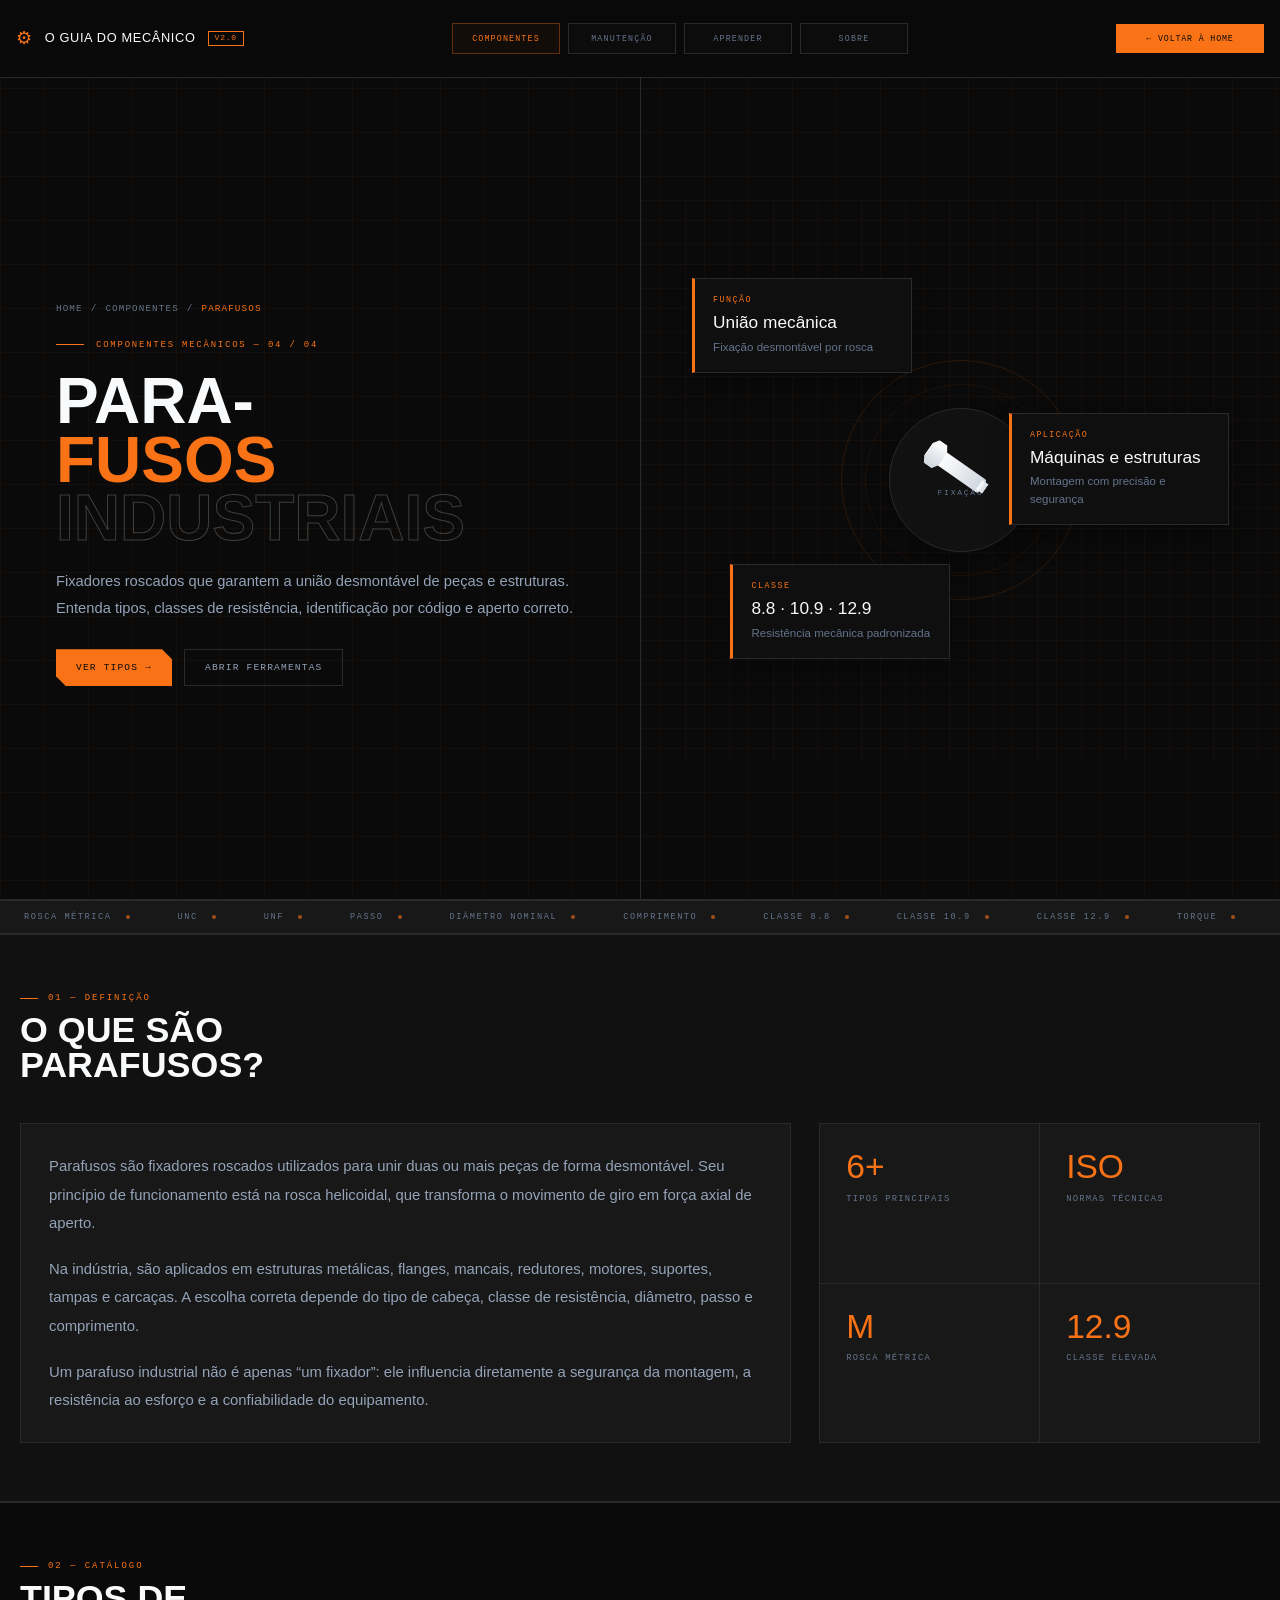
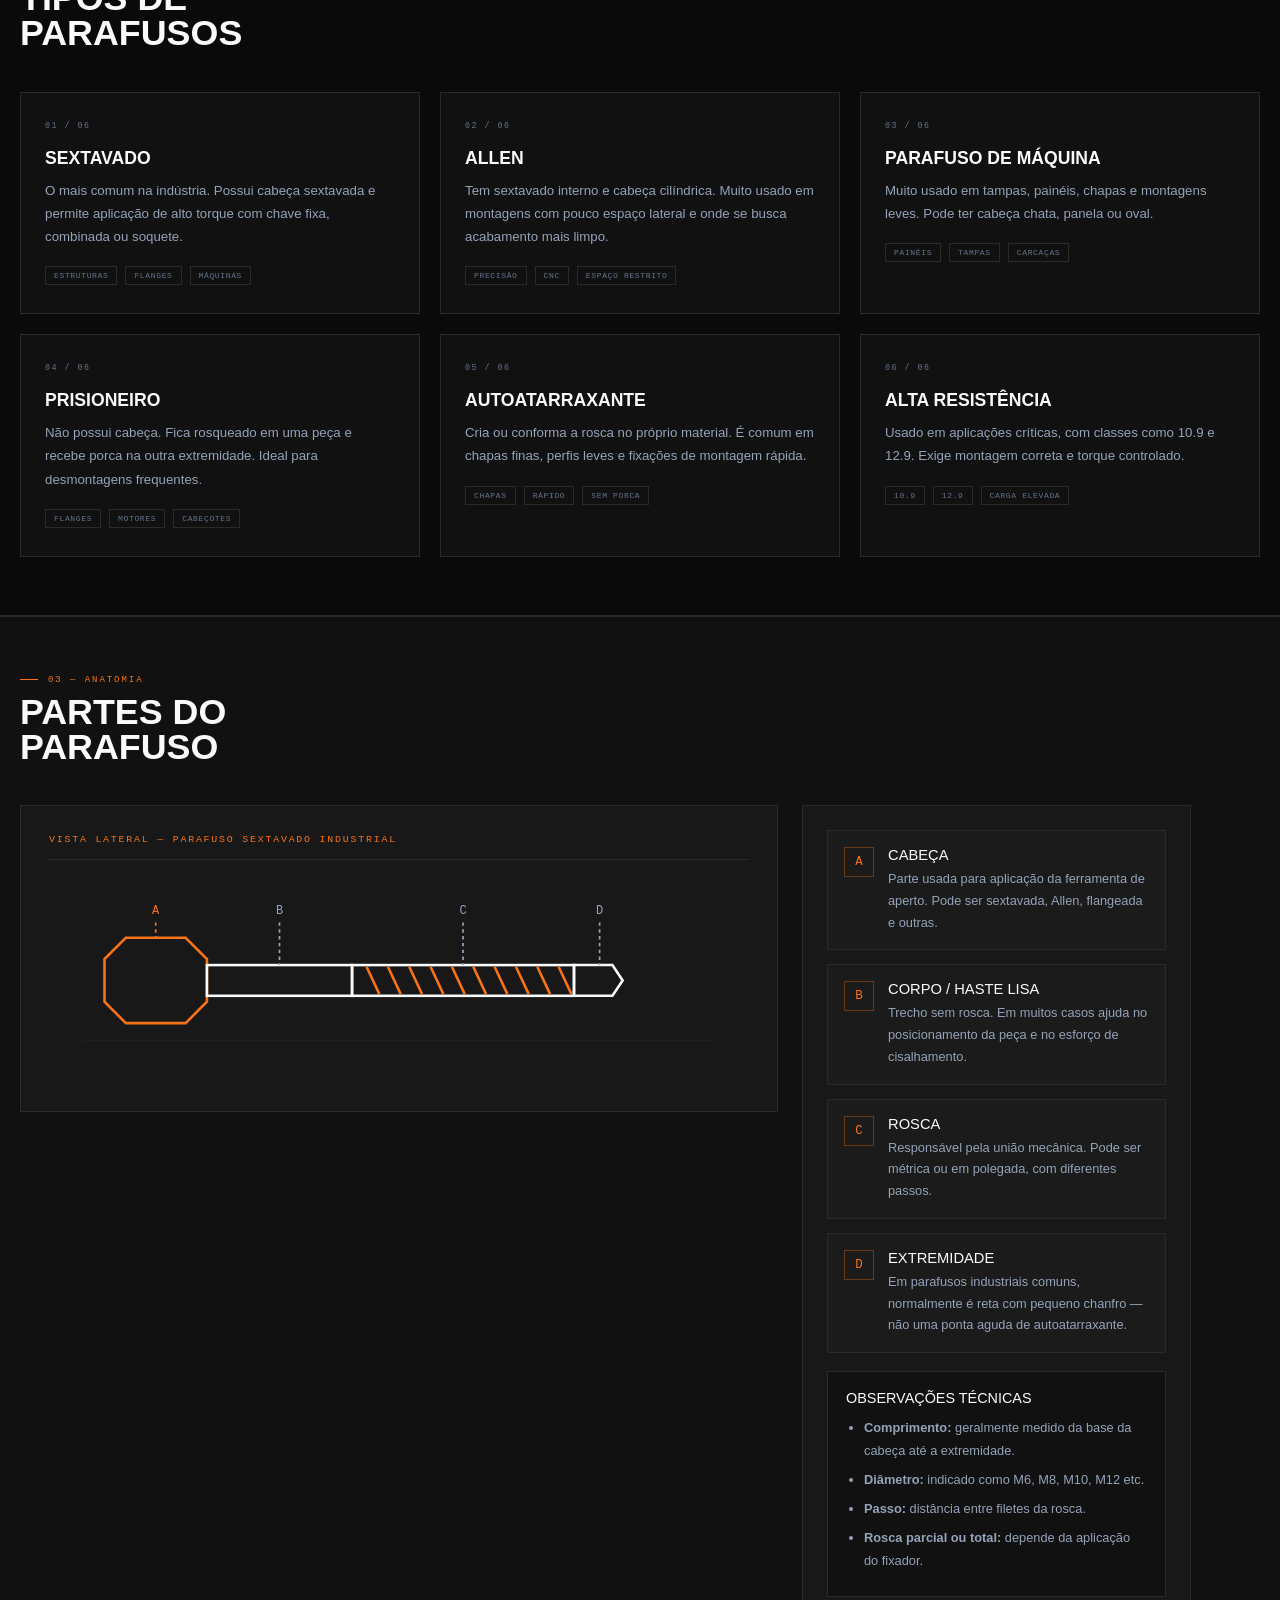
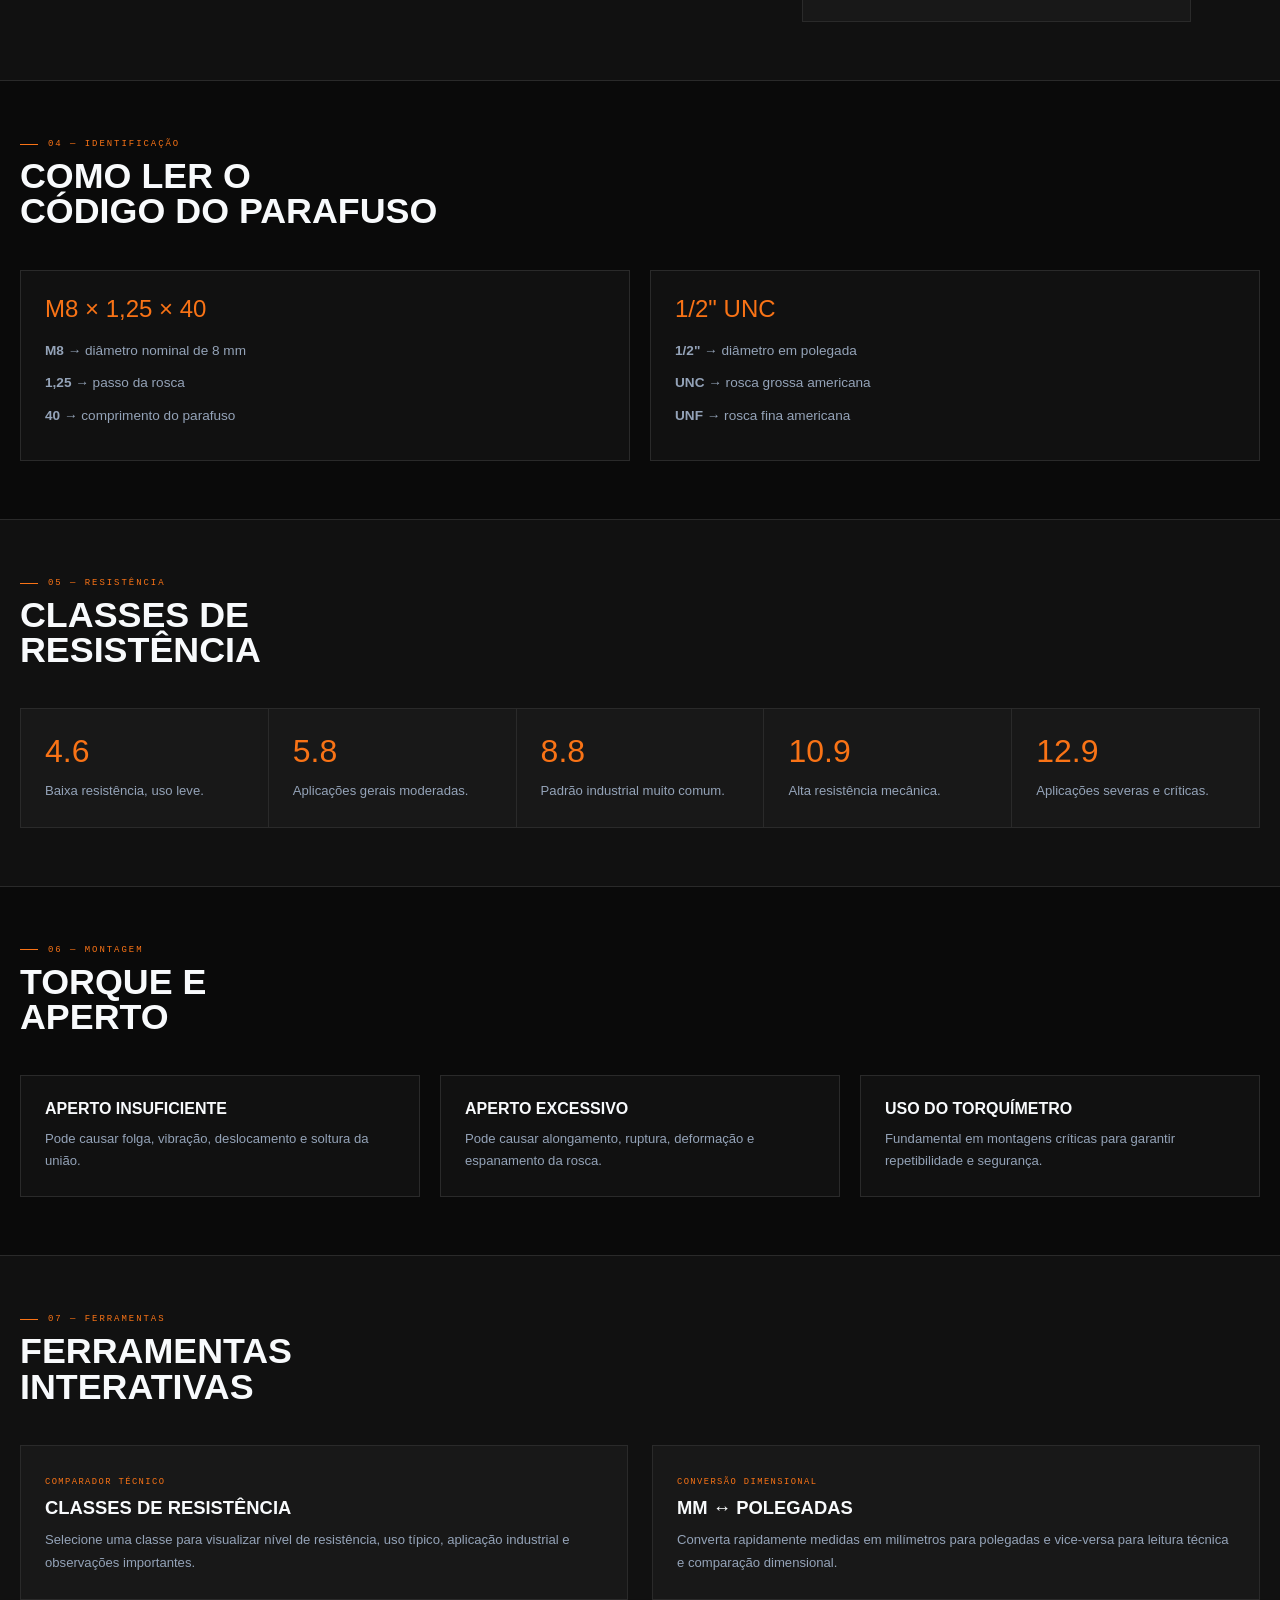
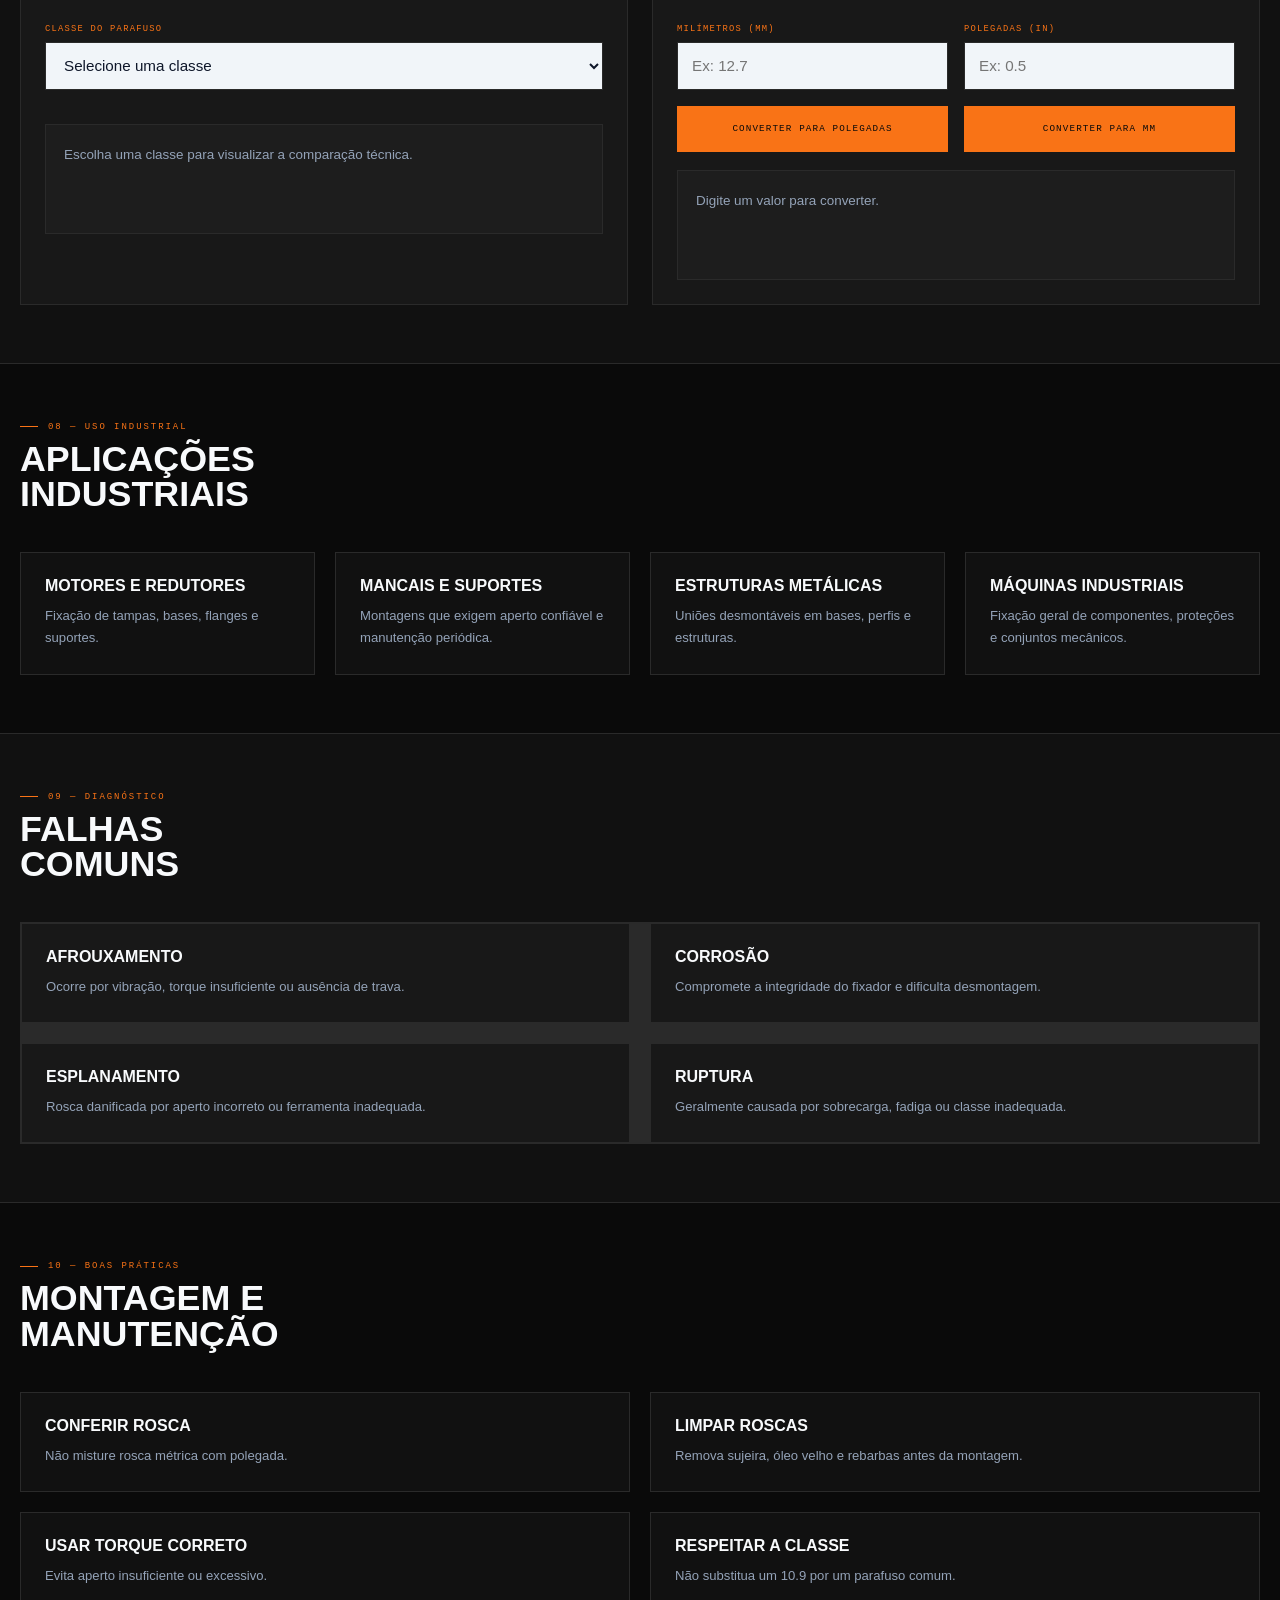
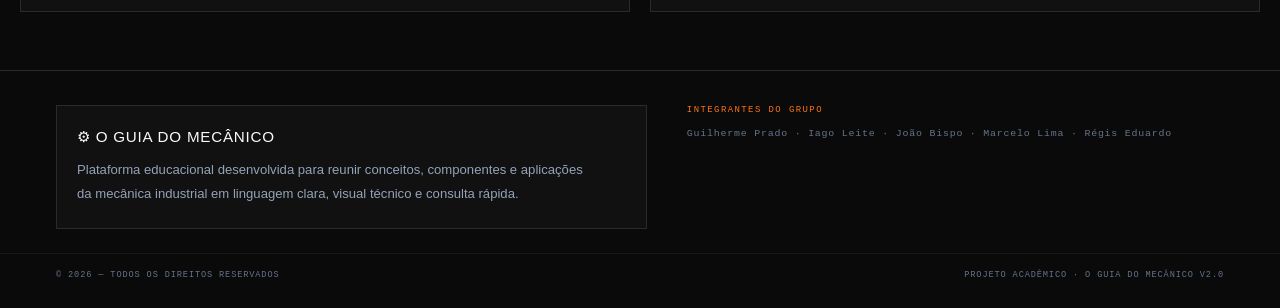
<file: parafusos.html>
<!DOCTYPE html>
<html lang="pt-BR">
<head>
  <meta charset="UTF-8" />
  <meta name="viewport" content="width=device-width, initial-scale=1.0" />
  <title>Parafusos — O Guia do Mecânico</title>

  <!-- CSS base do site -->
  <link rel="stylesheet" href="style-rolamentos.css" />

  <!-- CSS exclusivo da página -->
  <link rel="stylesheet" href="style-parafuso.css" />
</head>
<body>

  <!-- NAVBAR -->
  <nav>
    <a href="index.html" class="nav-logo">
      <span class="gear-spin">⚙</span>
      O Guia do Mecânico
      <span class="nav-tag">v2.0</span>
    </a>

    <ul class="nav-links">
      <li><a href="index.html#componentes" class="active">Componentes</a></li>
      <li><a href="index.html#manutencao">Manutenção</a></li>
      <li><a href="index.html#aprender">Aprender</a></li>
      <li><a href="index.html#sobre">Sobre</a></li>
    </ul>

    <a href="index.html" class="nav-cta">← Voltar à Home</a>
  </nav>

  <!-- HERO -->
  <div class="page-hero">
    <div class="hero-left">
      <div class="breadcrumb">
        <a href="index.html">Home</a>
        <span>/</span>
        <a href="index.html#componentes">Componentes</a>
        <span>/</span>
        <strong>Parafusos</strong>
      </div>

      <div class="hero-eyebrow">
        <div class="eyebrow-line"></div>
        <span class="eyebrow-text">Componentes Mecânicos — 04 / 04</span>
      </div>

      <h1 class="hero-title">
        Para-
        <span class="accent">fusos</span>
        <span class="outline">Industriais</span>
      </h1>

      <p class="hero-desc">
        Fixadores roscados que garantem a união desmontável de peças e estruturas.
        Entenda tipos, classes de resistência, identificação por código e aperto correto.
      </p>

      <div class="hero-actions">
        <a href="#tipos" class="btn-primary">Ver tipos →</a>
        <a href="#ferramentas" class="btn-secondary">Abrir ferramentas</a>
      </div>
    </div>

    <div class="hero-right">
      <div class="hero-visual-parafusos">
        <div class="para-card para-card-1">
          <div class="para-card-label">Função</div>
          <div class="para-card-value">União mecânica</div>
          <div class="para-card-sub">Fixação desmontável por rosca</div>
        </div>

        <div class="para-card para-card-2">
          <div class="para-card-label">Classe</div>
          <div class="para-card-value">8.8 · 10.9 · 12.9</div>
          <div class="para-card-sub">Resistência mecânica padronizada</div>
        </div>

        <div class="para-card para-card-3">
          <div class="para-card-label">Aplicação</div>
          <div class="para-card-value">Máquinas e estruturas</div>
          <div class="para-card-sub">Montagem com precisão e segurança</div>
        </div>

        <div class="hero-center-wrap">
          <div class="hero-ring hero-ring-1"></div>
          <div class="hero-ring hero-ring-2"></div>

          <div class="hero-center-circle">
            <div class="hero-bolt-icon"></div>
            <span class="hero-center-text">fixação</span>
          </div>
        </div>
      </div>
    </div>
  </div>

  <!-- MARQUEE -->
  <div class="marquee-wrap">
    <div class="marquee-track">
      <span class="marquee-item">Rosca Métrica <span class="marquee-dot"></span></span>
      <span class="marquee-item">UNC <span class="marquee-dot"></span></span>
      <span class="marquee-item">UNF <span class="marquee-dot"></span></span>
      <span class="marquee-item">Passo <span class="marquee-dot"></span></span>
      <span class="marquee-item">Diâmetro nominal <span class="marquee-dot"></span></span>
      <span class="marquee-item">Comprimento <span class="marquee-dot"></span></span>
      <span class="marquee-item">Classe 8.8 <span class="marquee-dot"></span></span>
      <span class="marquee-item">Classe 10.9 <span class="marquee-dot"></span></span>
      <span class="marquee-item">Classe 12.9 <span class="marquee-dot"></span></span>
      <span class="marquee-item">Torque <span class="marquee-dot"></span></span>
      <span class="marquee-item">Porca <span class="marquee-dot"></span></span>
      <span class="marquee-item">Arruela <span class="marquee-dot"></span></span>
      <span class="marquee-item">Sextavado <span class="marquee-dot"></span></span>
      <span class="marquee-item">Allen <span class="marquee-dot"></span></span>
      <span class="marquee-item">Rosca Métrica <span class="marquee-dot"></span></span>
      <span class="marquee-item">UNC <span class="marquee-dot"></span></span>
      <span class="marquee-item">UNF <span class="marquee-dot"></span></span>
      <span class="marquee-item">Passo <span class="marquee-dot"></span></span>
      <span class="marquee-item">Diâmetro nominal <span class="marquee-dot"></span></span>
      <span class="marquee-item">Comprimento <span class="marquee-dot"></span></span>
      <span class="marquee-item">Classe 8.8 <span class="marquee-dot"></span></span>
      <span class="marquee-item">Classe 10.9 <span class="marquee-dot"></span></span>
      <span class="marquee-item">Classe 12.9 <span class="marquee-dot"></span></span>
    </div>
  </div>

  <!-- INTRO -->
  <section id="intro">
    <div class="section-header">
      <div>
        <div class="section-label">01 — Definição</div>
        <h2 class="section-title">O que são<br>Parafusos?</h2>
      </div>
    </div>

    <div class="intro-grid">
      <div class="intro-text">
        <p>
          Parafusos são fixadores roscados utilizados para unir duas ou mais peças de forma
          desmontável. Seu princípio de funcionamento está na rosca helicoidal, que transforma
          o movimento de giro em força axial de aperto.
        </p>

        <p>
          Na indústria, são aplicados em estruturas metálicas, flanges, mancais, redutores,
          motores, suportes, tampas e carcaças. A escolha correta depende do tipo de cabeça,
          classe de resistência, diâmetro, passo e comprimento.
        </p>

        <p>
          Um parafuso industrial não é apenas “um fixador”: ele influencia diretamente a
          segurança da montagem, a resistência ao esforço e a confiabilidade do equipamento.
        </p>
      </div>

      <div class="intro-stats">
        <div class="intro-stat">
          <div class="intro-stat-num">6+</div>
          <div class="intro-stat-label">Tipos principais</div>
        </div>
        <div class="intro-stat">
          <div class="intro-stat-num">ISO</div>
          <div class="intro-stat-label">Normas técnicas</div>
        </div>
        <div class="intro-stat">
          <div class="intro-stat-num">M</div>
          <div class="intro-stat-label">Rosca métrica</div>
        </div>
        <div class="intro-stat">
          <div class="intro-stat-num">12.9</div>
          <div class="intro-stat-label">Classe elevada</div>
        </div>
      </div>
    </div>
  </section>

  <!-- TIPOS -->
  <section id="tipos">
    <div class="section-header">
      <div>
        <div class="section-label">02 — Catálogo</div>
        <h2 class="section-title">Tipos de<br>Parafusos</h2>
      </div>
    </div>

    <div class="tipos-grid">
      <article class="tipo-card">
        <div class="tipo-num">01 / 06</div>
        <h3 class="tipo-name">Sextavado</h3>
        <p class="tipo-desc">
          O mais comum na indústria. Possui cabeça sextavada e permite aplicação de alto torque
          com chave fixa, combinada ou soquete.
        </p>
        <div class="tipo-tags">
          <span class="tipo-tag">Estruturas</span>
          <span class="tipo-tag">Flanges</span>
          <span class="tipo-tag">Máquinas</span>
        </div>
      </article>

      <article class="tipo-card">
        <div class="tipo-num">02 / 06</div>
        <h3 class="tipo-name">Allen</h3>
        <p class="tipo-desc">
          Tem sextavado interno e cabeça cilíndrica. Muito usado em montagens com pouco espaço
          lateral e onde se busca acabamento mais limpo.
        </p>
        <div class="tipo-tags">
          <span class="tipo-tag">Precisão</span>
          <span class="tipo-tag">CNC</span>
          <span class="tipo-tag">Espaço restrito</span>
        </div>
      </article>

      <article class="tipo-card">
        <div class="tipo-num">03 / 06</div>
        <h3 class="tipo-name">Parafuso de Máquina</h3>
        <p class="tipo-desc">
          Muito usado em tampas, painéis, chapas e montagens leves. Pode ter cabeça chata,
          panela ou oval.
        </p>
        <div class="tipo-tags">
          <span class="tipo-tag">Painéis</span>
          <span class="tipo-tag">Tampas</span>
          <span class="tipo-tag">Carcaças</span>
        </div>
      </article>

      <article class="tipo-card">
        <div class="tipo-num">04 / 06</div>
        <h3 class="tipo-name">Prisioneiro</h3>
        <p class="tipo-desc">
          Não possui cabeça. Fica rosqueado em uma peça e recebe porca na outra extremidade.
          Ideal para desmontagens frequentes.
        </p>
        <div class="tipo-tags">
          <span class="tipo-tag">Flanges</span>
          <span class="tipo-tag">Motores</span>
          <span class="tipo-tag">Cabeçotes</span>
        </div>
      </article>

      <article class="tipo-card">
        <div class="tipo-num">05 / 06</div>
        <h3 class="tipo-name">Autoatarraxante</h3>
        <p class="tipo-desc">
          Cria ou conforma a rosca no próprio material. É comum em chapas finas, perfis leves
          e fixações de montagem rápida.
        </p>
        <div class="tipo-tags">
          <span class="tipo-tag">Chapas</span>
          <span class="tipo-tag">Rápido</span>
          <span class="tipo-tag">Sem porca</span>
        </div>
      </article>

      <article class="tipo-card">
        <div class="tipo-num">06 / 06</div>
        <h3 class="tipo-name">Alta Resistência</h3>
        <p class="tipo-desc">
          Usado em aplicações críticas, com classes como 10.9 e 12.9. Exige montagem correta
          e torque controlado.
        </p>
        <div class="tipo-tags">
          <span class="tipo-tag">10.9</span>
          <span class="tipo-tag">12.9</span>
          <span class="tipo-tag">Carga elevada</span>
        </div>
      </article>
    </div>
  </section>

  <!-- PARTES -->
  <section id="partes">
    <div class="section-header">
      <div>
        <div class="section-label">03 — Anatomia</div>
        <h2 class="section-title">Partes do<br>Parafuso</h2>
      </div>
    </div>

    <div class="anatomia-grid">
      <div class="anatomia-diagrama">
        <div class="anatomia-diagrama-title">Vista lateral — parafuso sextavado industrial</div>

        <div class="anatomia-svg-wrap">
          <svg viewBox="0 0 820 240" xmlns="http://www.w3.org/2000/svg" class="bolt-svg">
            <line x1="40" y1="190" x2="780" y2="190" stroke="rgba(255,255,255,0.06)" stroke-width="1"/>

            <polygon points="90,70 160,70 185,95 185,145 160,170 90,170 65,145 65,95"
                     fill="none" stroke="#f97316" stroke-width="3"/>

            <rect x="185" y="102" width="170" height="36"
                  fill="none" stroke="#f8fafc" stroke-width="3"/>

            <rect x="355" y="102" width="260" height="36"
                  fill="none" stroke="#f8fafc" stroke-width="3"/>

            <line x1="372" y1="104" x2="387" y2="136" stroke="#f97316" stroke-width="3"/>
            <line x1="397" y1="104" x2="412" y2="136" stroke="#f97316" stroke-width="3"/>
            <line x1="422" y1="104" x2="437" y2="136" stroke="#f97316" stroke-width="3"/>
            <line x1="447" y1="104" x2="462" y2="136" stroke="#f97316" stroke-width="3"/>
            <line x1="472" y1="104" x2="487" y2="136" stroke="#f97316" stroke-width="3"/>
            <line x1="497" y1="104" x2="512" y2="136" stroke="#f97316" stroke-width="3"/>
            <line x1="522" y1="104" x2="537" y2="136" stroke="#f97316" stroke-width="3"/>
            <line x1="547" y1="104" x2="562" y2="136" stroke="#f97316" stroke-width="3"/>
            <line x1="572" y1="104" x2="587" y2="136" stroke="#f97316" stroke-width="3"/>
            <line x1="597" y1="104" x2="612" y2="136" stroke="#f97316" stroke-width="3"/>

            <polygon points="615,102 660,102 672,120 660,138 615,138"
                     fill="none" stroke="#f8fafc" stroke-width="3"/>

            <line x1="125" y1="52" x2="125" y2="70" stroke="#f97316" stroke-width="2" stroke-dasharray="4 4"/>
            <line x1="270" y1="52" x2="270" y2="102" stroke="#94a3b8" stroke-width="2" stroke-dasharray="4 4"/>
            <line x1="485" y1="52" x2="485" y2="102" stroke="#94a3b8" stroke-width="2" stroke-dasharray="4 4"/>
            <line x1="645" y1="52" x2="645" y2="102" stroke="#94a3b8" stroke-width="2" stroke-dasharray="4 4"/>

            <text x="125" y="42" fill="#f97316" font-size="14" text-anchor="middle" font-family="Courier New">A</text>
            <text x="270" y="42" fill="#94a3b8" font-size="14" text-anchor="middle" font-family="Courier New">B</text>
            <text x="485" y="42" fill="#94a3b8" font-size="14" text-anchor="middle" font-family="Courier New">C</text>
            <text x="645" y="42" fill="#94a3b8" font-size="14" text-anchor="middle" font-family="Courier New">D</text>
          </svg>
        </div>
      </div>

      <div class="anatomia-info">
        <div class="anatomia-card">
          <span class="anatomia-letter">A</span>
          <div>
            <div class="anatomia-name">Cabeça</div>
            <div class="anatomia-desc">Parte usada para aplicação da ferramenta de aperto. Pode ser sextavada, Allen, flangeada e outras.</div>
          </div>
        </div>

        <div class="anatomia-card">
          <span class="anatomia-letter">B</span>
          <div>
            <div class="anatomia-name">Corpo / haste lisa</div>
            <div class="anatomia-desc">Trecho sem rosca. Em muitos casos ajuda no posicionamento da peça e no esforço de cisalhamento.</div>
          </div>
        </div>

        <div class="anatomia-card">
          <span class="anatomia-letter">C</span>
          <div>
            <div class="anatomia-name">Rosca</div>
            <div class="anatomia-desc">Responsável pela união mecânica. Pode ser métrica ou em polegada, com diferentes passos.</div>
          </div>
        </div>

        <div class="anatomia-card">
          <span class="anatomia-letter">D</span>
          <div>
            <div class="anatomia-name">Extremidade</div>
            <div class="anatomia-desc">Em parafusos industriais comuns, normalmente é reta com pequeno chanfro — não uma ponta aguda de autoatarraxante.</div>
          </div>
        </div>

        <div class="anatomia-note">
          <div class="anatomia-note-title">Observações técnicas</div>
          <ul>
            <li><strong>Comprimento:</strong> geralmente medido da base da cabeça até a extremidade.</li>
            <li><strong>Diâmetro:</strong> indicado como M6, M8, M10, M12 etc.</li>
            <li><strong>Passo:</strong> distância entre filetes da rosca.</li>
            <li><strong>Rosca parcial ou total:</strong> depende da aplicação do fixador.</li>
          </ul>
        </div>
      </div>
    </div>
  </section>

  <!-- IDENTIFICAÇÃO -->
  <section id="identificacao">
    <div class="section-header">
      <div>
        <div class="section-label">04 — Identificação</div>
        <h2 class="section-title">Como ler o<br>código do parafuso</h2>
      </div>
    </div>

    <div class="ident-grid">
      <div class="ident-card">
        <div class="ident-code">M8 × 1,25 × 40</div>
        <div class="ident-item"><strong>M8</strong> → diâmetro nominal de 8 mm</div>
        <div class="ident-item"><strong>1,25</strong> → passo da rosca</div>
        <div class="ident-item"><strong>40</strong> → comprimento do parafuso</div>
      </div>

      <div class="ident-card">
        <div class="ident-code">1/2" UNC</div>
        <div class="ident-item"><strong>1/2"</strong> → diâmetro em polegada</div>
        <div class="ident-item"><strong>UNC</strong> → rosca grossa americana</div>
        <div class="ident-item"><strong>UNF</strong> → rosca fina americana</div>
      </div>
    </div>
  </section>

  <!-- CLASSES -->
  <section id="classes">
    <div class="section-header">
      <div>
        <div class="section-label">05 — Resistência</div>
        <h2 class="section-title">Classes de<br>resistência</h2>
      </div>
    </div>

    <div class="classes-grid">
      <div class="classe-card"><div class="classe-num">4.6</div><p>Baixa resistência, uso leve.</p></div>
      <div class="classe-card"><div class="classe-num">5.8</div><p>Aplicações gerais moderadas.</p></div>
      <div class="classe-card"><div class="classe-num">8.8</div><p>Padrão industrial muito comum.</p></div>
      <div class="classe-card"><div class="classe-num">10.9</div><p>Alta resistência mecânica.</p></div>
      <div class="classe-card"><div class="classe-num">12.9</div><p>Aplicações severas e críticas.</p></div>
    </div>
  </section>

  <!-- TORQUE -->
  <section id="torque">
    <div class="section-header">
      <div>
        <div class="section-label">06 — Montagem</div>
        <h2 class="section-title">Torque e<br>aperto</h2>
      </div>
    </div>

    <div class="torque-grid">
      <div class="torque-card">
        <h3>Aperto insuficiente</h3>
        <p>Pode causar folga, vibração, deslocamento e soltura da união.</p>
      </div>
      <div class="torque-card">
        <h3>Aperto excessivo</h3>
        <p>Pode causar alongamento, ruptura, deformação e espanamento da rosca.</p>
      </div>
      <div class="torque-card">
        <h3>Uso do torquímetro</h3>
        <p>Fundamental em montagens críticas para garantir repetibilidade e segurança.</p>
      </div>
    </div>
  </section>

  <!-- FERRAMENTAS -->
  <section id="ferramentas">
  <div class="section-header">
    <div>
      <div class="section-label">07 — Ferramentas</div>
      <h2 class="section-title">Ferramentas<br>Interativas</h2>
    </div>
  </div>

  <div class="ferramentas-grid">
    <article class="ferramenta-card">
      <div class="ferramenta-topo">
        <span class="ferramenta-kicker">Comparador técnico</span>
        <h3 class="ferramenta-titulo">Classes de resistência</h3>
        <p class="ferramenta-texto">
          Selecione uma classe para visualizar nível de resistência,
          uso típico, aplicação industrial e observações importantes.
        </p>
      </div>

      <div class="ferramenta-corpo">
        <label for="classeParafuso">Classe do parafuso</label>
        <select id="classeParafuso" onchange="compararClasseParafuso()">
          <option value="">Selecione uma classe</option>
          <option value="4.6">4.6</option>
          <option value="5.8">5.8</option>
          <option value="8.8">8.8</option>
          <option value="10.9">10.9</option>
          <option value="12.9">12.9</option>
        </select>

        <div id="resultadoClasse" class="ferramenta-resultado">
          Escolha uma classe para visualizar a comparação técnica.
        </div>
      </div>
    </article>

    <article class="ferramenta-card">
      <div class="ferramenta-topo">
        <span class="ferramenta-kicker">Conversão dimensional</span>
        <h3 class="ferramenta-titulo">mm ↔ polegadas</h3>
        <p class="ferramenta-texto">
          Converta rapidamente medidas em milímetros para polegadas
          e vice-versa para leitura técnica e comparação dimensional.
        </p>
      </div>

      <div class="ferramenta-corpo">
        <div class="conversor-grid">
          <div class="conversor-bloco">
            <label for="mmInput">Milímetros (mm)</label>
            <input type="number" id="mmInput" step="any" placeholder="Ex: 12.7">
            <button type="button" onclick="converterMmParaPolegada()">Converter para polegadas</button>
          </div>

          <div class="conversor-bloco">
            <label for="polInput">Polegadas (in)</label>
            <input type="number" id="polInput" step="any" placeholder="Ex: 0.5">
            <button type="button" onclick="converterPolegadaParaMm()">Converter para mm</button>
          </div>
        </div>

        <div id="resultadoConversao" class="ferramenta-resultado">
          Digite um valor para converter.
        </div>
      </div>
    </article>
  </div>
</section>

  <!-- APLICAÇÕES -->
  <section id="aplicacoes">
    <div class="section-header">
      <div>
        <div class="section-label">08 — Uso Industrial</div>
        <h2 class="section-title">Aplicações<br>industriais</h2>
      </div>
    </div>

    <div class="aplic-grid">
      <div class="aplic-card"><h3>Motores e Redutores</h3><p>Fixação de tampas, bases, flanges e suportes.</p></div>
      <div class="aplic-card"><h3>Mancais e Suportes</h3><p>Montagens que exigem aperto confiável e manutenção periódica.</p></div>
      <div class="aplic-card"><h3>Estruturas Metálicas</h3><p>Uniões desmontáveis em bases, perfis e estruturas.</p></div>
      <div class="aplic-card"><h3>Máquinas Industriais</h3><p>Fixação geral de componentes, proteções e conjuntos mecânicos.</p></div>
    </div>
  </section>

  <!-- FALHAS -->
  <section id="falhas">
    <div class="section-header">
      <div>
        <div class="section-label">09 — Diagnóstico</div>
        <h2 class="section-title">Falhas<br>comuns</h2>
      </div>
    </div>

    <div class="falhas-grid">
      <div class="falha-card"><h3>Afrouxamento</h3><p>Ocorre por vibração, torque insuficiente ou ausência de trava.</p></div>
      <div class="falha-card"><h3>Corrosão</h3><p>Compromete a integridade do fixador e dificulta desmontagem.</p></div>
      <div class="falha-card"><h3>Esplanamento</h3><p>Rosca danificada por aperto incorreto ou ferramenta inadequada.</p></div>
      <div class="falha-card"><h3>Ruptura</h3><p>Geralmente causada por sobrecarga, fadiga ou classe inadequada.</p></div>
    </div>
  </section>

  <!-- BOAS PRÁTICAS -->
  <section id="praticas">
    <div class="section-header">
      <div>
        <div class="section-label">10 — Boas práticas</div>
        <h2 class="section-title">Montagem e<br>manutenção</h2>
      </div>
    </div>

    <div class="praticas-grid">
      <div class="pratica-card"><h3>Conferir rosca</h3><p>Não misture rosca métrica com polegada.</p></div>
      <div class="pratica-card"><h3>Limpar roscas</h3><p>Remova sujeira, óleo velho e rebarbas antes da montagem.</p></div>
      <div class="pratica-card"><h3>Usar torque correto</h3><p>Evita aperto insuficiente ou excessivo.</p></div>
      <div class="pratica-card"><h3>Respeitar a classe</h3><p>Não substitua um 10.9 por um parafuso comum.</p></div>
    </div>
  </section>

  <!-- RODAPÉ -->
  <footer class="footer-premium">
    <div class="footer-top">
      <div class="footer-brand">
        <div class="footer-logo">⚙ O Guia do Mecânico</div>
        <p class="footer-desc">
          Plataforma educacional desenvolvida para reunir conceitos, componentes e aplicações
          da mecânica industrial em linguagem clara, visual técnico e consulta rápida.
        </p>
      </div>

      <div class="footer-meta">
        <div class="footer-meta-title">Integrantes do grupo</div>
        <div class="footer-team">
          Guilherme Prado · Iago Leite · João Bispo · Marcelo Lima · Régis Eduardo
        </div>
      </div>
    </div>

    <div class="footer-bottom">
      <span>© 2026 — Todos os direitos reservados</span>
      <span>Projeto acadêmico · O Guia do Mecânico v2.0</span>
    </div>
  </footer>

  <script>
    function compararClasseParafuso() {
      const classe = document.getElementById("classeParafuso").value;
      const resultado = document.getElementById("resultadoClasse");

      const dados = {
        "4.6": {
          resistencia: "Baixa",
          uso: "Fixações leves e aplicações sem grande esforço mecânico.",
          aplicacao: "Montagens simples, suportes leves e conjuntos não críticos.",
          observacao: "Não recomendada para cargas elevadas ou vibração intensa."
        },
        "5.8": {
          resistencia: "Baixa a média",
          uso: "Aplicações gerais com esforço moderado.",
          aplicacao: "Equipamentos leves, tampas, suportes e fixações secundárias.",
          observacao: "Uso comum onde não há solicitação severa."
        },
        "8.8": {
          resistencia: "Alta",
          uso: "Classe industrial padrão para grande parte das máquinas.",
          aplicacao: "Estruturas, motores, redutores, suportes e montagens mecânicas gerais.",
          observacao: "Boa combinação entre resistência, custo e disponibilidade."
        },
        "10.9": {
          resistencia: "Muito alta",
          uso: "Aplicações com cargas elevadas e alta exigência mecânica.",
          aplicacao: "Fixações críticas, conjuntos pesados, flanges e máquinas industriais severas.",
          observacao: "Exige montagem correta e torque bem controlado."
        },
        "12.9": {
          resistencia: "Extremamente alta",
          uso: "Aplicações severas e altamente críticas.",
          aplicacao: "Componentes de precisão, conjuntos especiais e sistemas de alta solicitação.",
          observacao: "Deve ser usado com critério técnico e torque corretamente especificado."
        }
      };

      if (!classe || !dados[classe]) {
        resultado.innerHTML = "Escolha uma classe para visualizar a comparação técnica.";
        return;
      }

      const item = dados[classe];

      resultado.innerHTML = `
        <div class="compare-block">
          <div class="compare-title">Classe ${classe}</div>
          <div class="compare-line"><strong>Resistência:</strong> ${item.resistencia}</div>
          <div class="compare-line"><strong>Uso típico:</strong> ${item.uso}</div>
          <div class="compare-line"><strong>Aplicação:</strong> ${item.aplicacao}</div>
          <div class="compare-line"><strong>Observação:</strong> ${item.observacao}</div>
        </div>
      `;
    }

    function converterMmParaPolegada() {
      const mm = parseFloat(document.getElementById("mmInput").value);
      const resultado = document.getElementById("resultadoConversao");

      if (isNaN(mm)) {
        resultado.innerHTML = "Digite um valor em milímetros para converter.";
        return;
      }

      const pol = mm / 25.4;

      resultado.innerHTML = `
        <div class="compare-block">
          <div class="compare-title">Conversão mm → polegadas</div>
          <div class="compare-line"><strong>${mm} mm</strong> = ${pol.toFixed(4)} in</div>
        </div>
      `;
    }

    function converterPolegadaParaMm() {
      const pol = parseFloat(document.getElementById("polInput").value);
      const resultado = document.getElementById("resultadoConversao");

      if (isNaN(pol)) {
        resultado.innerHTML = "Digite um valor em polegadas para converter.";
        return;
      }

      const mm = pol * 25.4;

      resultado.innerHTML = `
        <div class="compare-block">
          <div class="compare-title">Conversão polegadas → mm</div>
          <div class="compare-line"><strong>${pol} in</strong> = ${mm.toFixed(3)} mm</div>
        </div>
      `;
    }
  </script>

</body>
</html>
</file>
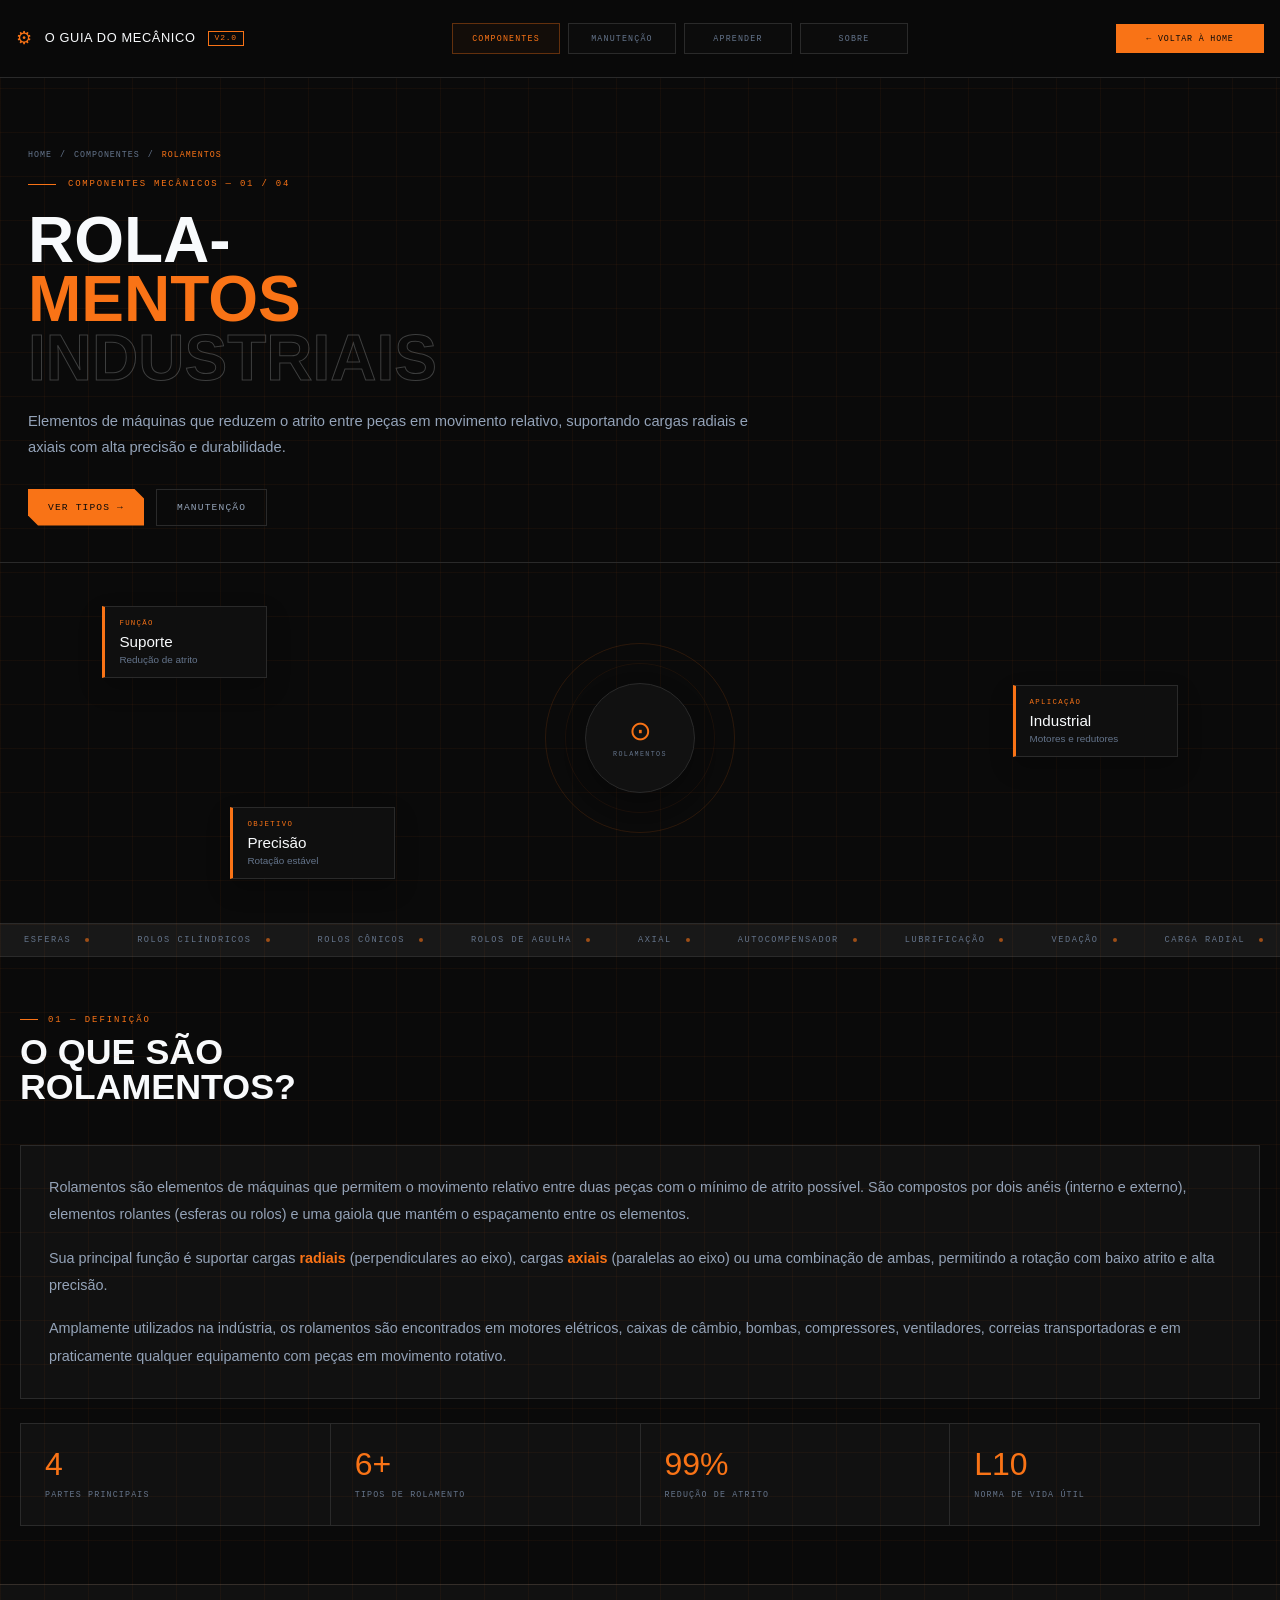
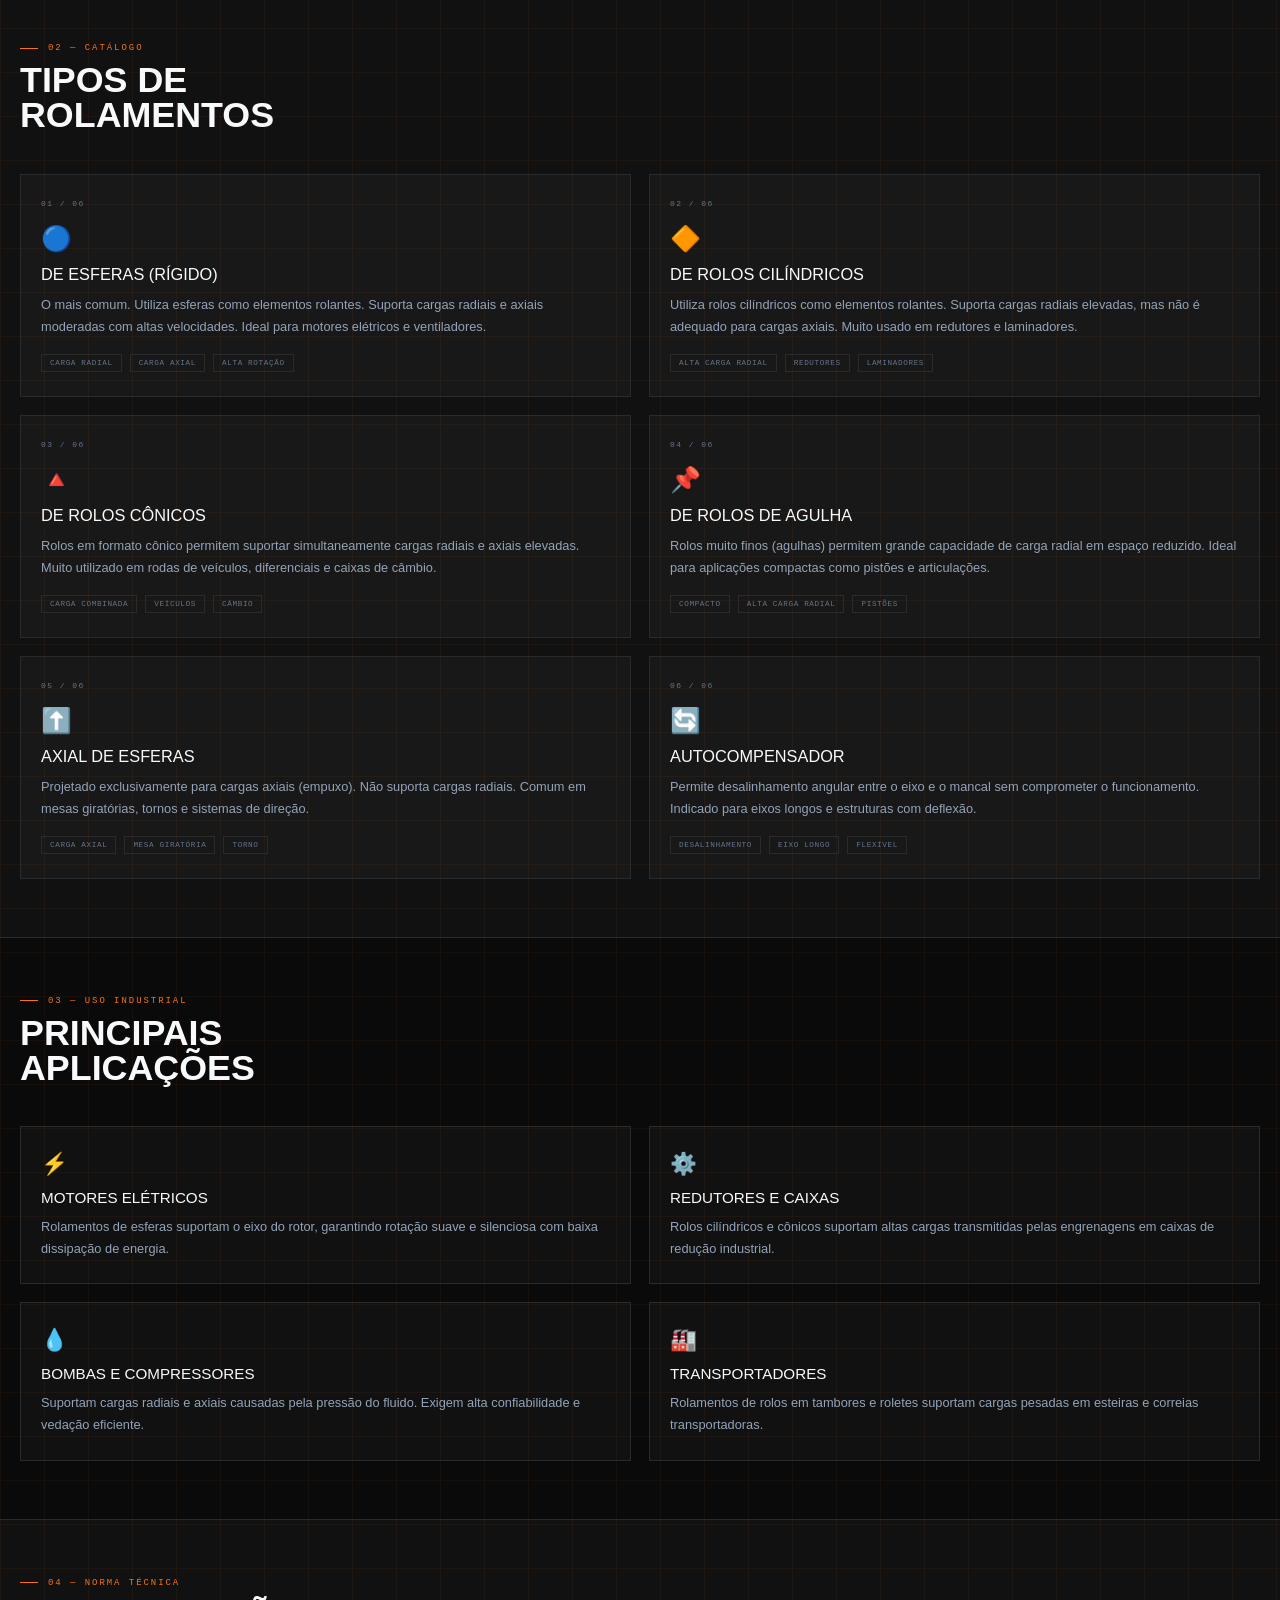
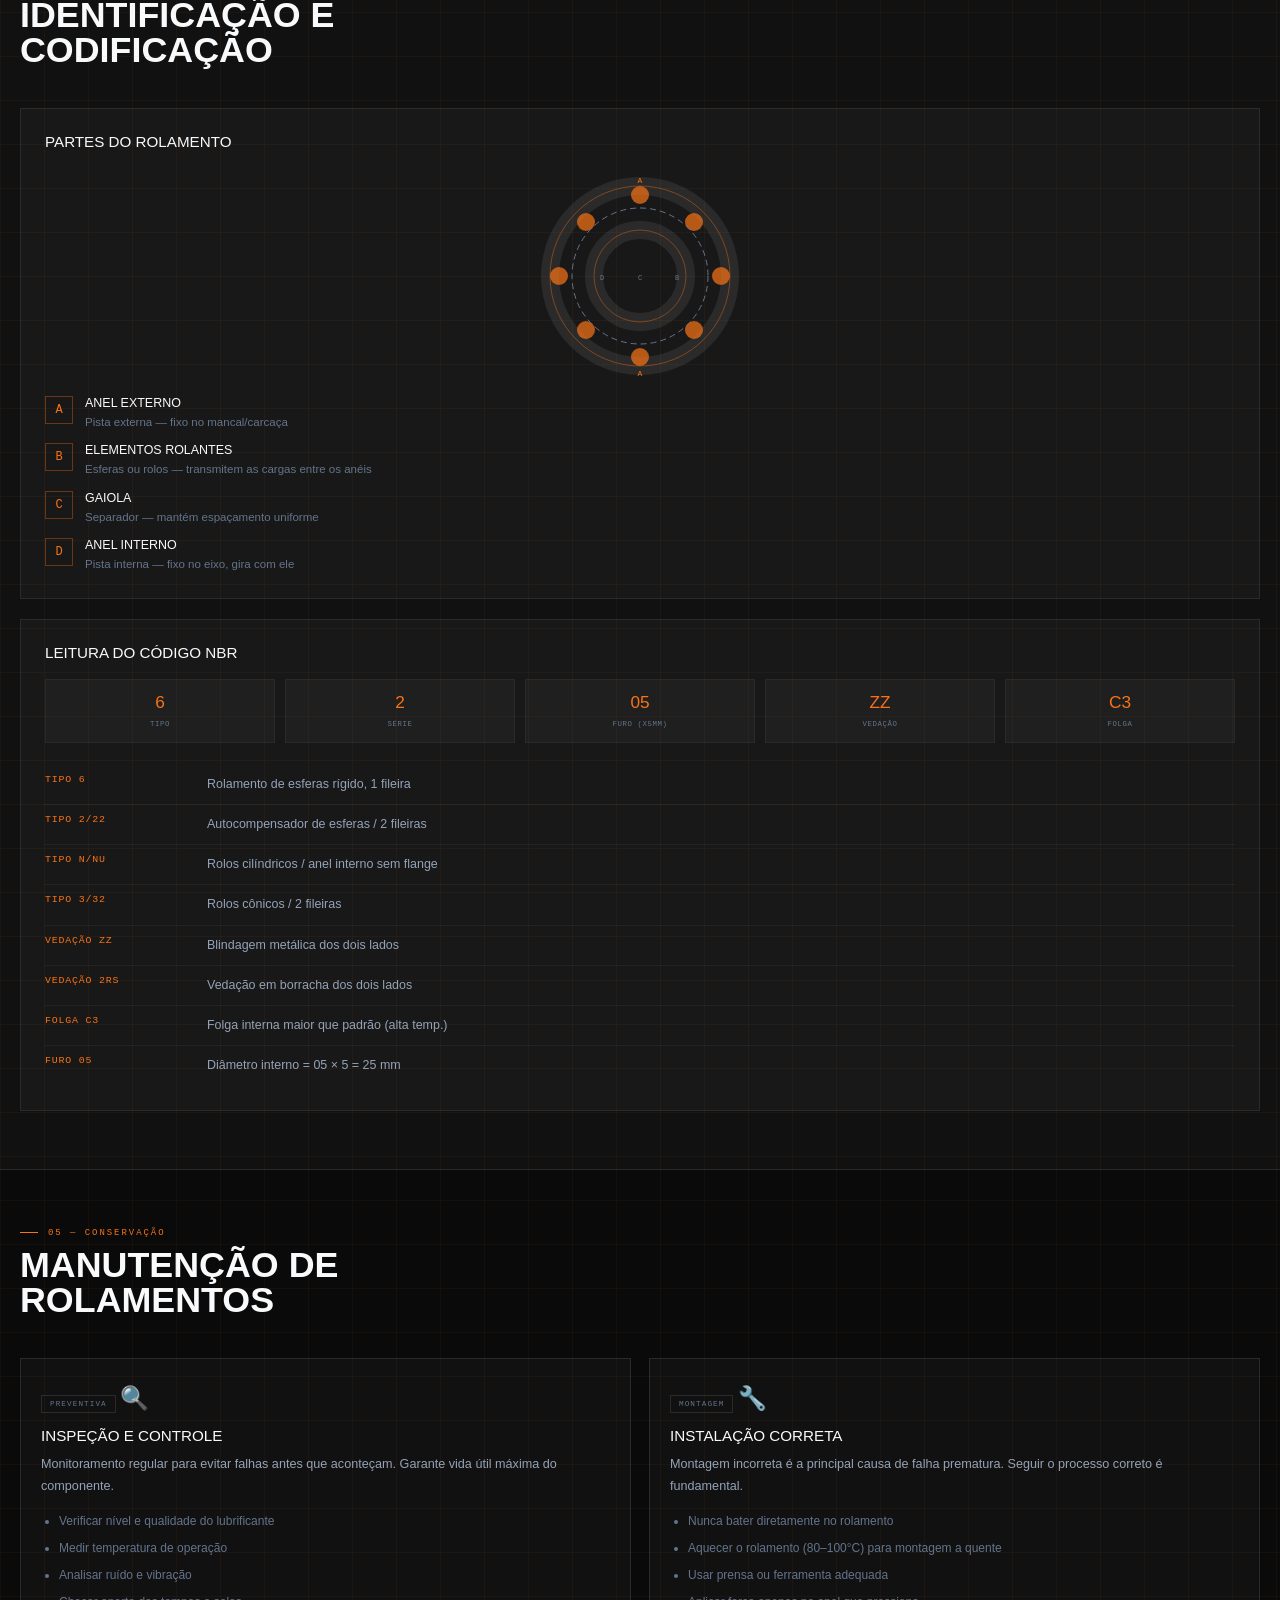
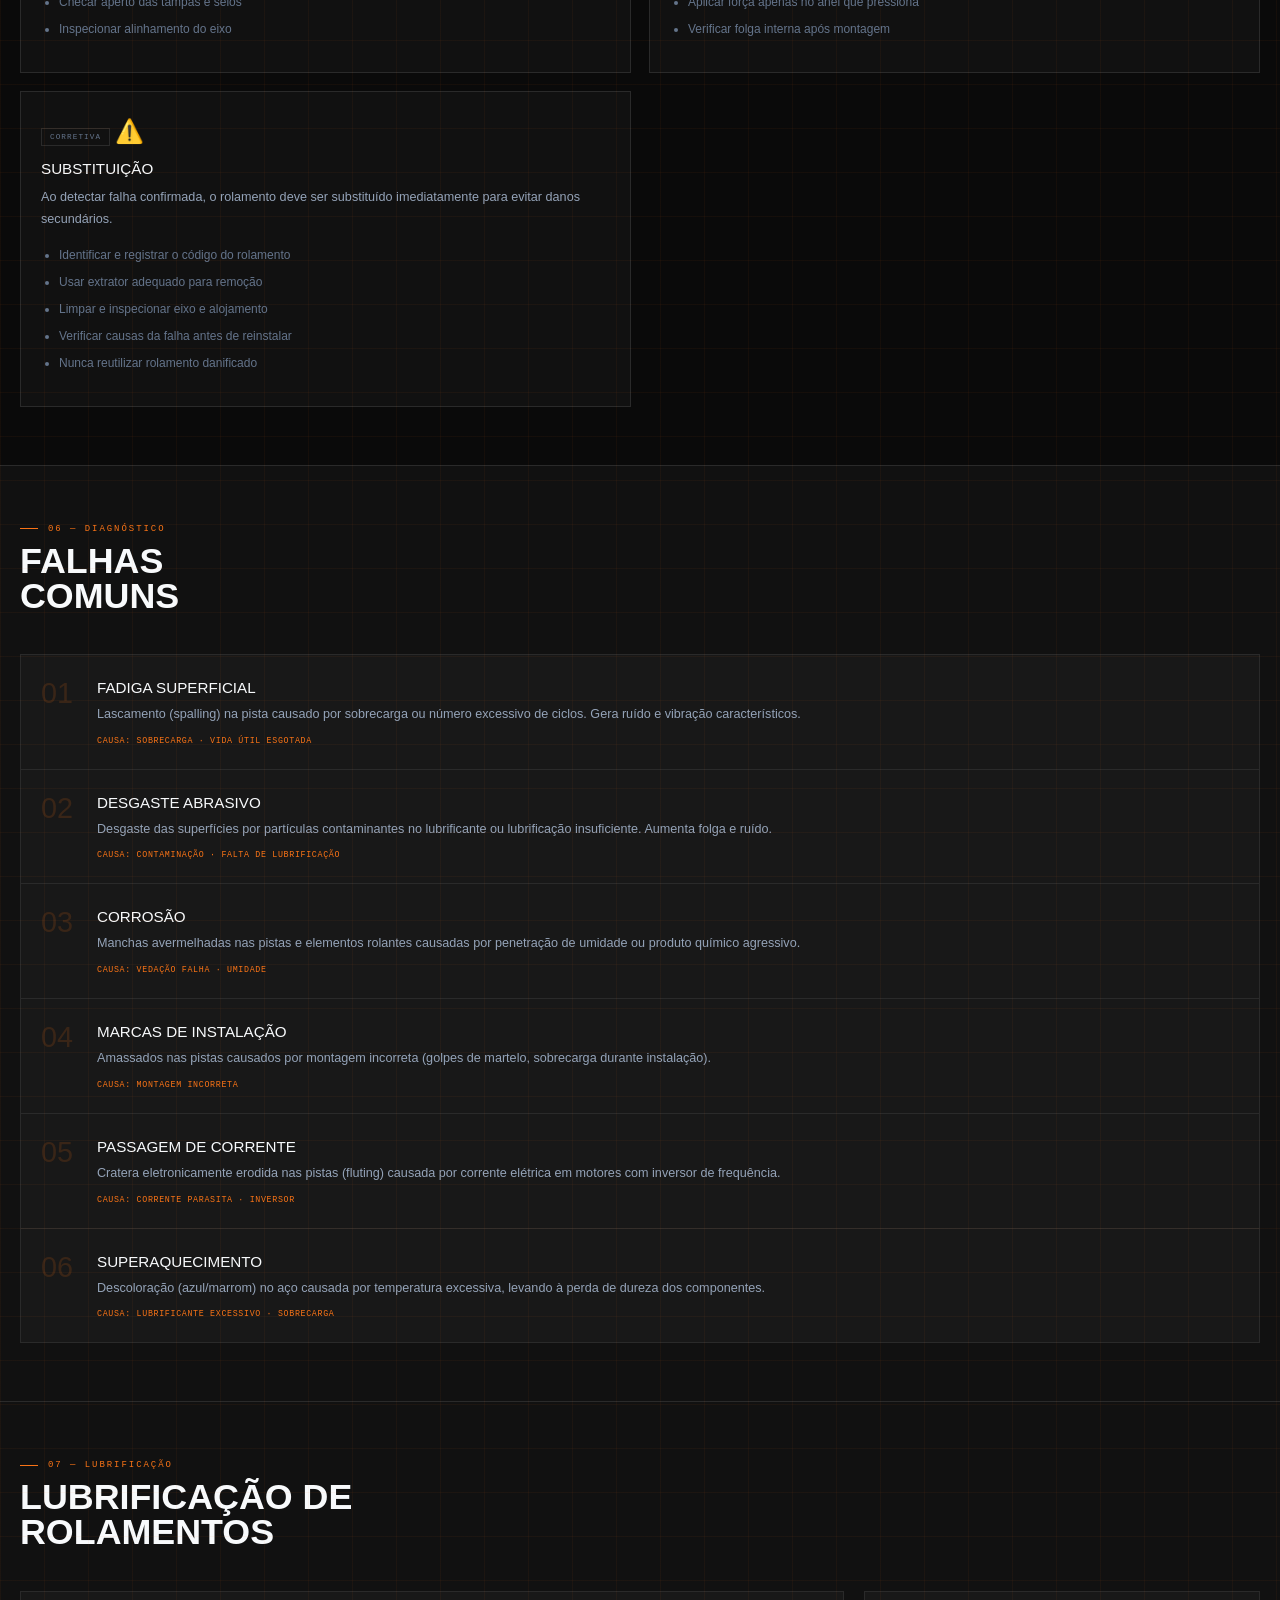
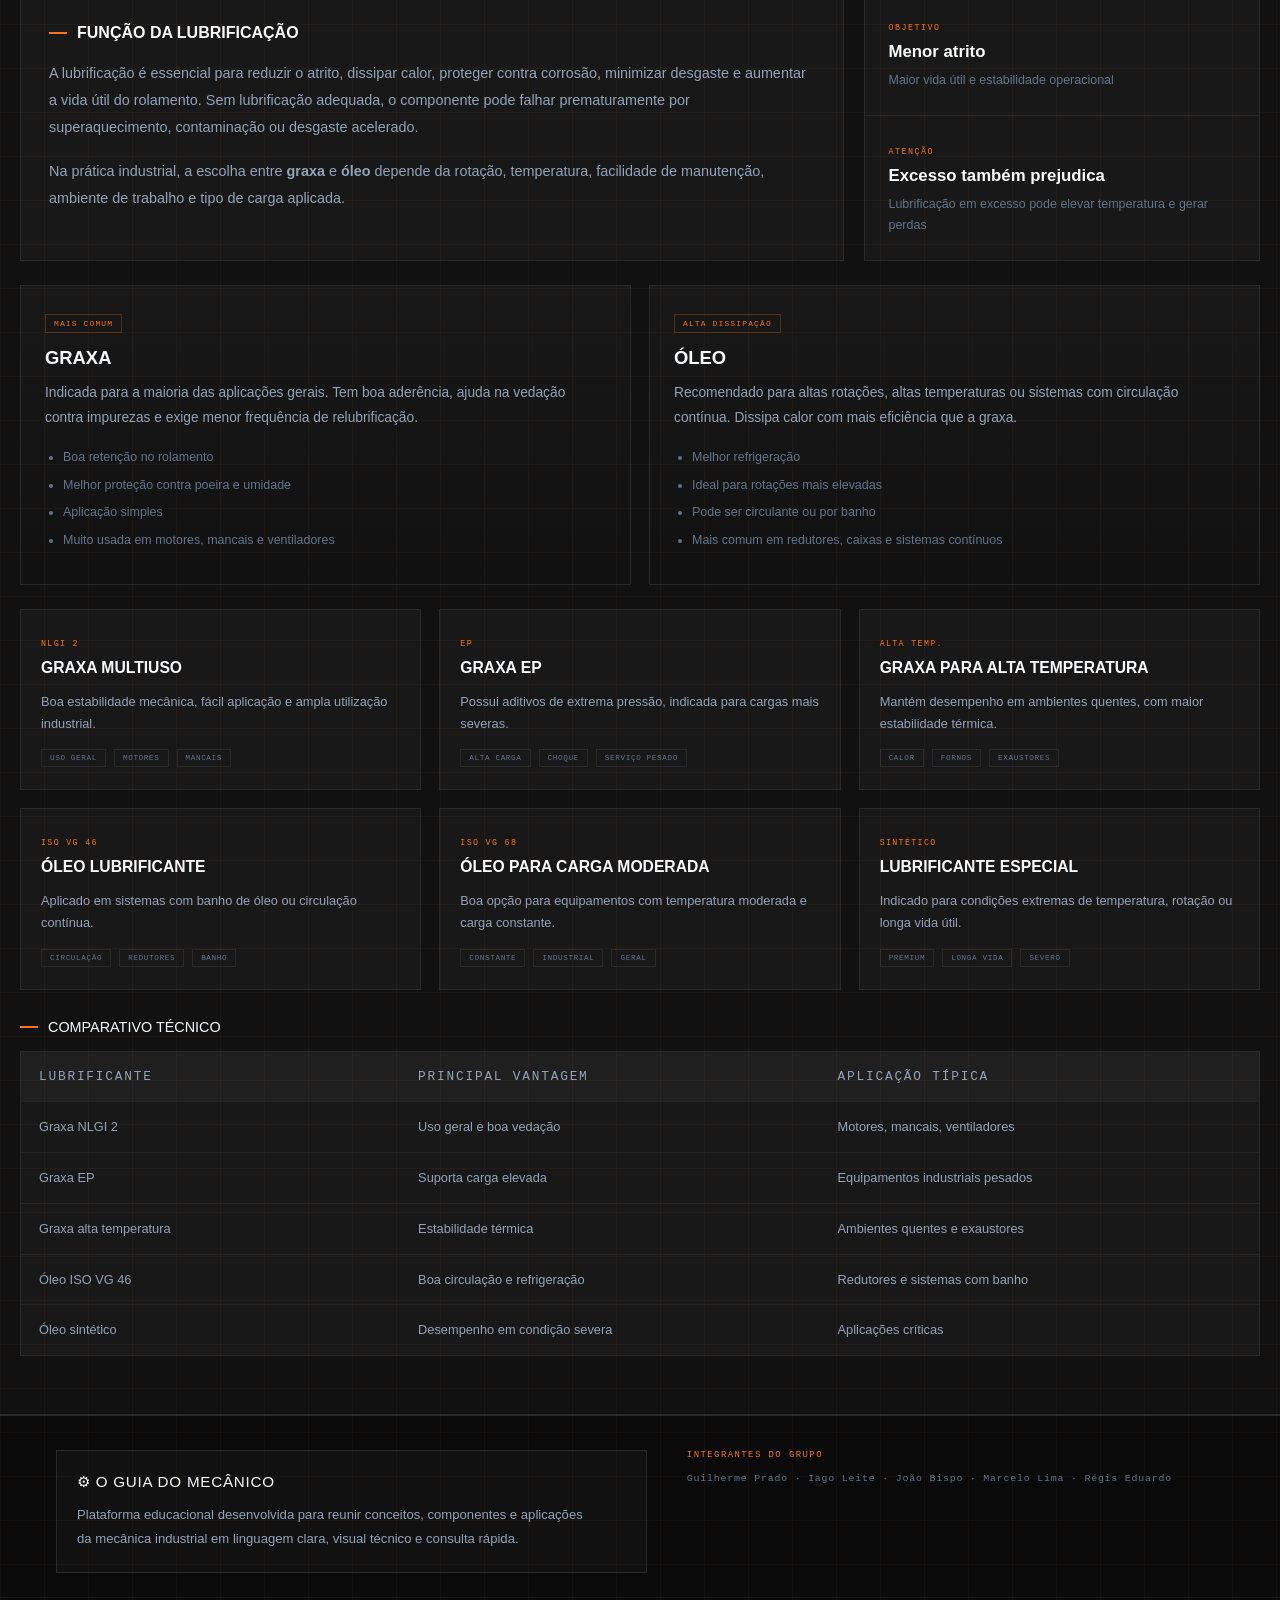
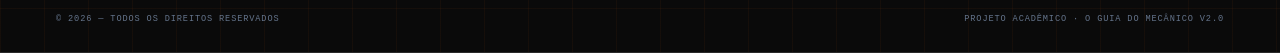
<file: rolamentos.html>
<!DOCTYPE html>
<html lang="pt-BR">
<head>
  <meta charset="UTF-8" />
  <meta name="viewport" content="width=device-width, initial-scale=1.0" />
  <title>Rolamentos — O Guia do Mecânico</title>
  <link rel="stylesheet" href="style-rolamentos.css" />
</head>
<body>

<!-- ── NAVBAR ── -->
<nav>
  <a href="index.html" class="nav-logo">
    <span class="gear-spin">⚙</span>
    O Guia do Mecânico
    <span class="nav-tag">v2.0</span>
  </a>
  <ul class="nav-links">
    <li><a href="index.html#componentes" class="active">Componentes</a></li>
    <li><a href="index.html#manutencao">Manutenção</a></li>
    <li><a href="index.html#aprender">Aprender</a></li>
    <li><a href="index.html#sobre">Sobre</a></li>
  </ul>
  <a href="index.html" class="nav-cta">← Voltar à Home</a>
</nav>

<!-- ── HERO ── -->
<div class="page-hero">
  <div class="hero-left">
    <div class="breadcrumb">
      <a href="index.html">Home</a>
      <span>/</span>
      <a href="index.html#componentes">Componentes</a>
      <span>/</span>
      <strong>Rolamentos</strong>
    </div>
    <div class="hero-eyebrow">
      <div class="eyebrow-line"></div>
      <span class="eyebrow-text">Componentes Mecânicos — 01 / 04</span>
    </div>
    <h1 class="hero-title">
      Rola-
      <span class="accent">mentos</span>
      <span class="outline">Industriais</span>
    </h1>
    <p class="hero-desc">
      Elementos de máquinas que reduzem o atrito entre peças em movimento relativo,
      suportando cargas radiais e axiais com alta precisão e durabilidade.
    </p>
    <div class="hero-actions">
      <a href="#tipos" class="btn-primary">Ver tipos →</a>
      <a href="#manutencao" class="btn-secondary">Manutenção</a>
    </div>
  </div>

  <div class="hero-right">
  <div class="hero-visual hero-visual-rolamentos">

    <div class="float-card card-1">
      <div class="card-label">Função</div>
      <div class="card-value">Suporte</div>
      <div class="card-sub">Redução de atrito</div>
    </div>

    <div class="float-card card-2">
      <div class="card-label">Objetivo</div>
      <div class="card-value">Precisão</div>
      <div class="card-sub">Rotação estável</div>
    </div>

    <div class="float-card card-3">
      <div class="card-label">Aplicação</div>
      <div class="card-value">Industrial</div>
      <div class="card-sub">Motores e redutores</div>
    </div>

    <div class="center-wrap">
      <div class="ring ring-1"></div>
      <div class="ring ring-2"></div>
      <div class="center-circle">
        <span class="center-gear-icon">⊙</span>
        <span class="center-mono">rolamentos</span>
      </div>
    </div>

  </div>
</div>

<!-- ── MARQUEE ── -->
<div class="marquee-wrap">
  <div class="marquee-track">
    <span class="marquee-item">Esferas <span class="marquee-dot"></span></span>
    <span class="marquee-item">Rolos Cilíndricos <span class="marquee-dot"></span></span>
    <span class="marquee-item">Rolos Cônicos <span class="marquee-dot"></span></span>
    <span class="marquee-item">Rolos de Agulha <span class="marquee-dot"></span></span>
    <span class="marquee-item">Axial <span class="marquee-dot"></span></span>
    <span class="marquee-item">Autocompensador <span class="marquee-dot"></span></span>
    <span class="marquee-item">Lubrificação <span class="marquee-dot"></span></span>
    <span class="marquee-item">Vedação <span class="marquee-dot"></span></span>
    <span class="marquee-item">Carga Radial <span class="marquee-dot"></span></span>
    <span class="marquee-item">Carga Axial <span class="marquee-dot"></span></span>
    <span class="marquee-item">Vida Útil L10 <span class="marquee-dot"></span></span>
    <span class="marquee-item">Esferas <span class="marquee-dot"></span></span>
    <span class="marquee-item">Rolos Cilíndricos <span class="marquee-dot"></span></span>
    <span class="marquee-item">Rolos Cônicos <span class="marquee-dot"></span></span>
    <span class="marquee-item">Rolos de Agulha <span class="marquee-dot"></span></span>
    <span class="marquee-item">Axial <span class="marquee-dot"></span></span>
    <span class="marquee-item">Autocompensador <span class="marquee-dot"></span></span>
    <span class="marquee-item">Lubrificação <span class="marquee-dot"></span></span>
    <span class="marquee-item">Vedação <span class="marquee-dot"></span></span>
    <span class="marquee-item">Carga Radial <span class="marquee-dot"></span></span>
    <span class="marquee-item">Carga Axial <span class="marquee-dot"></span></span>
    <span class="marquee-item">Vida Útil L10 <span class="marquee-dot"></span></span>
  </div>
</div>

<!-- ── O QUE SÃO ── -->
<section id="intro">
  <div class="section-header">
    <div>
      <div class="section-label">01 — Definição</div>
      <h2 class="section-title">O que são<br>Rolamentos?</h2>
    </div>
  </div>
  <div class="intro-grid">
    <div class="intro-text">
      <p>Rolamentos são elementos de máquinas que permitem o movimento relativo entre duas peças com o mínimo de atrito possível. São compostos por dois anéis (interno e externo), elementos rolantes (esferas ou rolos) e uma gaiola que mantém o espaçamento entre os elementos.</p>
      <p>Sua principal função é suportar cargas <strong style="color:var(--orange)">radiais</strong> (perpendiculares ao eixo), cargas <strong style="color:var(--orange)">axiais</strong> (paralelas ao eixo) ou uma combinação de ambas, permitindo a rotação com baixo atrito e alta precisão.</p>
      <p>Amplamente utilizados na indústria, os rolamentos são encontrados em motores elétricos, caixas de câmbio, bombas, compressores, ventiladores, correias transportadoras e em praticamente qualquer equipamento com peças em movimento rotativo.</p>
    </div>
    <div class="intro-stats">
      <div class="intro-stat"><div class="intro-stat-num">4</div><div class="intro-stat-label">Partes principais</div></div>
      <div class="intro-stat"><div class="intro-stat-num">6+</div><div class="intro-stat-label">Tipos de rolamento</div></div>
      <div class="intro-stat"><div class="intro-stat-num">99%</div><div class="intro-stat-label">Redução de atrito</div></div>
      <div class="intro-stat"><div class="intro-stat-num">L10</div><div class="intro-stat-label">Norma de vida útil</div></div>
    </div>
  </div>
</section>

<!-- ── TIPOS ── -->
<section id="tipos">
  <div class="section-header">
    <div>
      <div class="section-label">02 — Catálogo</div>
      <h2 class="section-title">Tipos de<br>Rolamentos</h2>
    </div>
  </div>
  <div class="tipos-grid">
    <div class="tipo-card">
      <div class="tipo-num">01 / 06</div>
      <span class="tipo-emoji">🔵</span>
      <div class="tipo-name">De Esferas (Rígido)</div>
      <div class="tipo-desc">O mais comum. Utiliza esferas como elementos rolantes. Suporta cargas radiais e axiais moderadas com altas velocidades. Ideal para motores elétricos e ventiladores.</div>
      <div class="tipo-tags"><span class="tipo-tag">Carga radial</span><span class="tipo-tag">Carga axial</span><span class="tipo-tag">Alta rotação</span></div>
    </div>
    <div class="tipo-card">
      <div class="tipo-num">02 / 06</div>
      <span class="tipo-emoji">🔶</span>
      <div class="tipo-name">De Rolos Cilíndricos</div>
      <div class="tipo-desc">Utiliza rolos cilíndricos como elementos rolantes. Suporta cargas radiais elevadas, mas não é adequado para cargas axiais. Muito usado em redutores e laminadores.</div>
      <div class="tipo-tags"><span class="tipo-tag">Alta carga radial</span><span class="tipo-tag">Redutores</span><span class="tipo-tag">Laminadores</span></div>
    </div>
    <div class="tipo-card">
      <div class="tipo-num">03 / 06</div>
      <span class="tipo-emoji">🔺</span>
      <div class="tipo-name">De Rolos Cônicos</div>
      <div class="tipo-desc">Rolos em formato cônico permitem suportar simultaneamente cargas radiais e axiais elevadas. Muito utilizado em rodas de veículos, diferenciais e caixas de câmbio.</div>
      <div class="tipo-tags"><span class="tipo-tag">Carga combinada</span><span class="tipo-tag">Veículos</span><span class="tipo-tag">Câmbio</span></div>
    </div>
    <div class="tipo-card">
      <div class="tipo-num">04 / 06</div>
      <span class="tipo-emoji">📌</span>
      <div class="tipo-name">De Rolos de Agulha</div>
      <div class="tipo-desc">Rolos muito finos (agulhas) permitem grande capacidade de carga radial em espaço reduzido. Ideal para aplicações compactas como pistões e articulações.</div>
      <div class="tipo-tags"><span class="tipo-tag">Compacto</span><span class="tipo-tag">Alta carga radial</span><span class="tipo-tag">Pistões</span></div>
    </div>
    <div class="tipo-card">
      <div class="tipo-num">05 / 06</div>
      <span class="tipo-emoji">⬆️</span>
      <div class="tipo-name">Axial de Esferas</div>
      <div class="tipo-desc">Projetado exclusivamente para cargas axiais (empuxo). Não suporta cargas radiais. Comum em mesas giratórias, tornos e sistemas de direção.</div>
      <div class="tipo-tags"><span class="tipo-tag">Carga axial</span><span class="tipo-tag">Mesa giratória</span><span class="tipo-tag">Torno</span></div>
    </div>
    <div class="tipo-card">
      <div class="tipo-num">06 / 06</div>
      <span class="tipo-emoji">🔄</span>
      <div class="tipo-name">Autocompensador</div>
      <div class="tipo-desc">Permite desalinhamento angular entre o eixo e o mancal sem comprometer o funcionamento. Indicado para eixos longos e estruturas com deflexão.</div>
      <div class="tipo-tags"><span class="tipo-tag">Desalinhamento</span><span class="tipo-tag">Eixo longo</span><span class="tipo-tag">Flexível</span></div>
    </div>
  </div>
</section>

<!-- ── APLICAÇÕES ── -->
<section id="aplicacoes">
  <div class="section-header">
    <div>
      <div class="section-label">03 — Uso Industrial</div>
      <h2 class="section-title">Principais<br>Aplicações</h2>
    </div>
  </div>
  <div class="aplic-grid">
    <div class="aplic-item">
      <span class="aplic-emoji">⚡</span>
      <div class="aplic-title">Motores Elétricos</div>
      <div class="aplic-desc">Rolamentos de esferas suportam o eixo do rotor, garantindo rotação suave e silenciosa com baixa dissipação de energia.</div>
    </div>
    <div class="aplic-item">
      <span class="aplic-emoji">⚙️</span>
      <div class="aplic-title">Redutores e Caixas</div>
      <div class="aplic-desc">Rolos cilíndricos e cônicos suportam altas cargas transmitidas pelas engrenagens em caixas de redução industrial.</div>
    </div>
    <div class="aplic-item">
      <span class="aplic-emoji">💧</span>
      <div class="aplic-title">Bombas e Compressores</div>
      <div class="aplic-desc">Suportam cargas radiais e axiais causadas pela pressão do fluido. Exigem alta confiabilidade e vedação eficiente.</div>
    </div>
    <div class="aplic-item">
      <span class="aplic-emoji">🏭</span>
      <div class="aplic-title">Transportadores</div>
      <div class="aplic-desc">Rolamentos de rolos em tambores e roletes suportam cargas pesadas em esteiras e correias transportadoras.</div>
    </div>
  </div>
</section>

<!-- ── CODIFICAÇÃO ── -->
<section id="codificacao">
  <div class="section-header">
    <div>
      <div class="section-label">04 — Norma Técnica</div>
      <h2 class="section-title">Identificação e<br>Codificação</h2>
    </div>
  </div>
  <div class="code-layout">
    <div class="bearing-diagram">
      <div class="diagram-title">Partes do Rolamento</div>
      <div class="bearing-svg-wrap">
        <svg width="200" height="200" viewBox="0 0 200 200" xmlns="http://www.w3.org/2000/svg">
          <circle cx="100" cy="100" r="90" fill="none" stroke="#2a2a2a" stroke-width="18"/>
          <circle cx="100" cy="100" r="90" fill="none" stroke="#f97316" stroke-width="1" opacity="0.4"/>
          <circle cx="100" cy="100" r="46" fill="none" stroke="#2a2a2a" stroke-width="18"/>
          <circle cx="100" cy="100" r="46" fill="none" stroke="#f97316" stroke-width="1" opacity="0.4"/>
          <circle cx="100" cy="19"  r="9" fill="#f97316" opacity="0.7"/>
          <circle cx="100" cy="181" r="9" fill="#f97316" opacity="0.7"/>
          <circle cx="19"  cy="100" r="9" fill="#f97316" opacity="0.7"/>
          <circle cx="181" cy="100" r="9" fill="#f97316" opacity="0.7"/>
          <circle cx="46"  cy="46"  r="9" fill="#f97316" opacity="0.7"/>
          <circle cx="154" cy="46"  r="9" fill="#f97316" opacity="0.7"/>
          <circle cx="46"  cy="154" r="9" fill="#f97316" opacity="0.7"/>
          <circle cx="154" cy="154" r="9" fill="#f97316" opacity="0.7"/>
          <circle cx="100" cy="100" r="68" fill="none" stroke="#64748b" stroke-width="1" stroke-dasharray="6 4"/>
          <text x="100" y="7"   text-anchor="middle" fill="#f97316" font-size="8" font-family="Courier New">A</text>
          <text x="100" y="200" text-anchor="middle" fill="#f97316" font-size="8" font-family="Courier New">A</text>
          <text x="135" y="104" fill="#64748b" font-size="7" font-family="Courier New">B</text>
          <text x="100" y="104" text-anchor="middle" fill="#64748b" font-size="7" font-family="Courier New">C</text>
          <text x="60"  y="104" fill="#64748b" font-size="7" font-family="Courier New">D</text>
        </svg>
      </div>
      <div class="part-list">
        <div class="part-item"><span class="part-letter">A</span><div><div class="part-name">Anel Externo</div><div class="part-desc-small">Pista externa — fixo no mancal/carcaça</div></div></div>
        <div class="part-item"><span class="part-letter">B</span><div><div class="part-name">Elementos Rolantes</div><div class="part-desc-small">Esferas ou rolos — transmitem as cargas entre os anéis</div></div></div>
        <div class="part-item"><span class="part-letter">C</span><div><div class="part-name">Gaiola</div><div class="part-desc-small">Separador — mantém espaçamento uniforme</div></div></div>
        <div class="part-item"><span class="part-letter">D</span><div><div class="part-name">Anel Interno</div><div class="part-desc-small">Pista interna — fixo no eixo, gira com ele</div></div></div>
      </div>
    </div>

    <div class="code-box">
      <div class="code-box-title">Leitura do Código NBR</div>
      <div class="code-example">
        <div class="code-block"><div class="code-block-val">6</div><div class="code-block-lbl">Tipo</div></div>
        <div class="code-block"><div class="code-block-val">2</div><div class="code-block-lbl">Série</div></div>
        <div class="code-block"><div class="code-block-val">05</div><div class="code-block-lbl">Furo (x5mm)</div></div>
        <div class="code-block"><div class="code-block-val">ZZ</div><div class="code-block-lbl">Vedação</div></div>
        <div class="code-block"><div class="code-block-val">C3</div><div class="code-block-lbl">Folga</div></div>
      </div>
      <div class="code-row"><span class="code-row-key">Tipo 6</span><span class="code-row-val">Rolamento de esferas rígido, 1 fileira</span></div>
      <div class="code-row"><span class="code-row-key">Tipo 2/22</span><span class="code-row-val">Autocompensador de esferas / 2 fileiras</span></div>
      <div class="code-row"><span class="code-row-key">Tipo N/NU</span><span class="code-row-val">Rolos cilíndricos / anel interno sem flange</span></div>
      <div class="code-row"><span class="code-row-key">Tipo 3/32</span><span class="code-row-val">Rolos cônicos / 2 fileiras</span></div>
      <div class="code-row"><span class="code-row-key">Vedação ZZ</span><span class="code-row-val">Blindagem metálica dos dois lados</span></div>
      <div class="code-row"><span class="code-row-key">Vedação 2RS</span><span class="code-row-val">Vedação em borracha dos dois lados</span></div>
      <div class="code-row"><span class="code-row-key">Folga C3</span><span class="code-row-val">Folga interna maior que padrão (alta temp.)</span></div>
      <div class="code-row"><span class="code-row-key">Furo 05</span><span class="code-row-val">Diâmetro interno = 05 × 5 = 25 mm</span></div>
    </div>
  </div>
</section>

<!-- ── MANUTENÇÃO ── -->
<section id="manutencao">
  <div class="section-header">
    <div>
      <div class="section-label">05 — Conservação</div>
      <h2 class="section-title">Manutenção de<br>Rolamentos</h2>
    </div>
  </div>
  <div class="mant-grid">
    <div class="mant-card verde">
      <div class="mant-badge">Preventiva</div>
      <span class="mant-emoji">🔍</span>
      <div class="mant-title">Inspeção e Controle</div>
      <div class="mant-desc">Monitoramento regular para evitar falhas antes que aconteçam. Garante vida útil máxima do componente.</div>
      <ul class="mant-list">
        <li>Verificar nível e qualidade do lubrificante</li>
        <li>Medir temperatura de operação</li>
        <li>Analisar ruído e vibração</li>
        <li>Checar aperto das tampas e selos</li>
        <li>Inspecionar alinhamento do eixo</li>
      </ul>
    </div>
    <div class="mant-card amarelo">
      <div class="mant-badge">Montagem</div>
      <span class="mant-emoji">🔧</span>
      <div class="mant-title">Instalação Correta</div>
      <div class="mant-desc">Montagem incorreta é a principal causa de falha prematura. Seguir o processo correto é fundamental.</div>
      <ul class="mant-list">
        <li>Nunca bater diretamente no rolamento</li>
        <li>Aquecer o rolamento (80–100°C) para montagem a quente</li>
        <li>Usar prensa ou ferramenta adequada</li>
        <li>Aplicar força apenas no anel que pressiona</li>
        <li>Verificar folga interna após montagem</li>
      </ul>
    </div>
    <div class="mant-card vermelho">
      <div class="mant-badge">Corretiva</div>
      <span class="mant-emoji">⚠️</span>
      <div class="mant-title">Substituição</div>
      <div class="mant-desc">Ao detectar falha confirmada, o rolamento deve ser substituído imediatamente para evitar danos secundários.</div>
      <ul class="mant-list">
        <li>Identificar e registrar o código do rolamento</li>
        <li>Usar extrator adequado para remoção</li>
        <li>Limpar e inspecionar eixo e alojamento</li>
        <li>Verificar causas da falha antes de reinstalar</li>
        <li>Nunca reutilizar rolamento danificado</li>
      </ul>
    </div>
  </div>
</section>

<!-- ── FALHAS COMUNS ── -->
<section id="falhas">
  <div class="section-header">
    <div>
      <div class="section-label">06 — Diagnóstico</div>
      <h2 class="section-title">Falhas<br>Comuns</h2>
    </div>
  </div>
  <div class="falhas-grid">
    <div class="falha-item">
      <div class="falha-num">01</div>
      <div><div class="falha-title">Fadiga Superficial</div><div class="falha-desc">Lascamento (spalling) na pista causado por sobrecarga ou número excessivo de ciclos. Gera ruído e vibração característicos.</div><div class="falha-causa">Causa: Sobrecarga · Vida útil esgotada</div></div>
    </div>
    <div class="falha-item">
      <div class="falha-num">02</div>
      <div><div class="falha-title">Desgaste Abrasivo</div><div class="falha-desc">Desgaste das superfícies por partículas contaminantes no lubrificante ou lubrificação insuficiente. Aumenta folga e ruído.</div><div class="falha-causa">Causa: Contaminação · Falta de lubrificação</div></div>
    </div>
    <div class="falha-item">
      <div class="falha-num">03</div>
      <div><div class="falha-title">Corrosão</div><div class="falha-desc">Manchas avermelhadas nas pistas e elementos rolantes causadas por penetração de umidade ou produto químico agressivo.</div><div class="falha-causa">Causa: Vedação falha · Umidade</div></div>
    </div>
    <div class="falha-item">
      <div class="falha-num">04</div>
      <div><div class="falha-title">Marcas de Instalação</div><div class="falha-desc">Amassados nas pistas causados por montagem incorreta (golpes de martelo, sobrecarga durante instalação).</div><div class="falha-causa">Causa: Montagem incorreta</div></div>
    </div>
    <div class="falha-item">
      <div class="falha-num">05</div>
      <div><div class="falha-title">Passagem de Corrente</div><div class="falha-desc">Cratera eletronicamente erodida nas pistas (fluting) causada por corrente elétrica em motores com inversor de frequência.</div><div class="falha-causa">Causa: Corrente parasita · Inversor</div></div>
    </div>
    <div class="falha-item">
      <div class="falha-num">06</div>
      <div><div class="falha-title">Superaquecimento</div><div class="falha-desc">Descoloração (azul/marrom) no aço causada por temperatura excessiva, levando à perda de dureza dos componentes.</div><div class="falha-causa">Causa: Lubrificante excessivo · Sobrecarga</div></div>
    </div>
  </div>
</section>

<!-- ── LUBRIFICAÇÃO ── -->
<section id="lubrificacao" class="premium-section">
  <div class="section-header">
    <div>
      <div class="section-label">07 — Lubrificação</div>
      <h2 class="section-title">Lubrificação de<br>Rolamentos</h2>
    </div>
  </div>

  <div class="lube-hero">
    <div class="lube-hero-text">
      <h3 class="premium-subtitle">Função da lubrificação</h3>
      <p>
        A lubrificação é essencial para reduzir o atrito, dissipar calor, proteger contra corrosão,
        minimizar desgaste e aumentar a vida útil do rolamento. Sem lubrificação adequada, o componente
        pode falhar prematuramente por superaquecimento, contaminação ou desgaste acelerado.
      </p>
      <p>
        Na prática industrial, a escolha entre <strong>graxa</strong> e <strong>óleo</strong> depende da
        rotação, temperatura, facilidade de manutenção, ambiente de trabalho e tipo de carga aplicada.
      </p>
    </div>

    <div class="lube-hero-side">
      <div class="lube-highlight">
        <span class="lube-highlight-label">Objetivo</span>
        <strong>Menor atrito</strong>
        <p>Maior vida útil e estabilidade operacional</p>
      </div>
      <div class="lube-highlight">
        <span class="lube-highlight-label">Atenção</span>
        <strong>Excesso também prejudica</strong>
        <p>Lubrificação em excesso pode elevar temperatura e gerar perdas</p>
      </div>
    </div>
  </div>

  <div class="lube-compare">
    <article class="compare-card">
      <div class="compare-badge">Mais comum</div>
      <h3>Graxa</h3>
      <p>
        Indicada para a maioria das aplicações gerais. Tem boa aderência, ajuda na vedação
        contra impurezas e exige menor frequência de relubrificação.
      </p>
      <ul>
        <li>Boa retenção no rolamento</li>
        <li>Melhor proteção contra poeira e umidade</li>
        <li>Aplicação simples</li>
        <li>Muito usada em motores, mancais e ventiladores</li>
      </ul>
    </article>

    <article class="compare-card">
      <div class="compare-badge">Alta dissipação</div>
      <h3>Óleo</h3>
      <p>
        Recomendado para altas rotações, altas temperaturas ou sistemas com circulação contínua.
        Dissipa calor com mais eficiência que a graxa.
      </p>
      <ul>
        <li>Melhor refrigeração</li>
        <li>Ideal para rotações mais elevadas</li>
        <li>Pode ser circulante ou por banho</li>
        <li>Mais comum em redutores, caixas e sistemas contínuos</li>
      </ul>
    </article>
  </div>

  <div class="lube-grid">
    <article class="lube-card">
      <div class="lube-card-head">
        <span class="lube-code">NLGI 2</span>
        <h3>Graxa Multiuso</h3>
      </div>
      <p class="lube-desc">
        Boa estabilidade mecânica, fácil aplicação e ampla utilização industrial.
      </p>
      <div class="lube-meta">
        <span>Uso geral</span>
        <span>Motores</span>
        <span>Mancais</span>
      </div>
    </article>

    <article class="lube-card">
      <div class="lube-card-head">
        <span class="lube-code">EP</span>
        <h3>Graxa EP</h3>
      </div>
      <p class="lube-desc">
        Possui aditivos de extrema pressão, indicada para cargas mais severas.
      </p>
      <div class="lube-meta">
        <span>Alta carga</span>
        <span>Choque</span>
        <span>Serviço pesado</span>
      </div>
    </article>

    <article class="lube-card">
      <div class="lube-card-head">
        <span class="lube-code">ALTA TEMP.</span>
        <h3>Graxa para Alta Temperatura</h3>
      </div>
      <p class="lube-desc">
        Mantém desempenho em ambientes quentes, com maior estabilidade térmica.
      </p>
      <div class="lube-meta">
        <span>Calor</span>
        <span>Fornos</span>
        <span>Exaustores</span>
      </div>
    </article>

    <article class="lube-card">
      <div class="lube-card-head">
        <span class="lube-code">ISO VG 46</span>
        <h3>Óleo Lubrificante</h3>
      </div>
      <p class="lube-desc">
        Aplicado em sistemas com banho de óleo ou circulação contínua.
      </p>
      <div class="lube-meta">
        <span>Circulação</span>
        <span>Redutores</span>
        <span>Banho</span>
      </div>
    </article>

    <article class="lube-card">
      <div class="lube-card-head">
        <span class="lube-code">ISO VG 68</span>
        <h3>Óleo para Carga Moderada</h3>
      </div>
      <p class="lube-desc">
        Boa opção para equipamentos com temperatura moderada e carga constante.
      </p>
      <div class="lube-meta">
        <span>Constante</span>
        <span>Industrial</span>
        <span>Geral</span>
      </div>
    </article>

    <article class="lube-card">
      <div class="lube-card-head">
        <span class="lube-code">SINTÉTICO</span>
        <h3>Lubrificante Especial</h3>
      </div>
      <p class="lube-desc">
        Indicado para condições extremas de temperatura, rotação ou longa vida útil.
      </p>
      <div class="lube-meta">
        <span>Premium</span>
        <span>Longa vida</span>
        <span>Severo</span>
      </div>
    </article>
  </div>

  <div class="lube-table-wrap">
    <div class="premium-subtitle small">Comparativo técnico</div>

    <div class="lube-table">
      <div class="lube-row lube-head">
        <div>Lubrificante</div>
        <div>Principal vantagem</div>
        <div>Aplicação típica</div>
      </div>

      <div class="lube-row">
        <div>Graxa NLGI 2</div>
        <div>Uso geral e boa vedação</div>
        <div>Motores, mancais, ventiladores</div>
      </div>

      <div class="lube-row">
        <div>Graxa EP</div>
        <div>Suporta carga elevada</div>
        <div>Equipamentos industriais pesados</div>
      </div>

      <div class="lube-row">
        <div>Graxa alta temperatura</div>
        <div>Estabilidade térmica</div>
        <div>Ambientes quentes e exaustores</div>
      </div>

      <div class="lube-row">
        <div>Óleo ISO VG 46</div>
        <div>Boa circulação e refrigeração</div>
        <div>Redutores e sistemas com banho</div>
      </div>

      <div class="lube-row">
        <div>Óleo sintético</div>
        <div>Desempenho em condição severa</div>
        <div>Aplicações críticas</div>
      </div>
    </div>
  </div>
</section>

<!-- ── RODAPÉ PREMIUM ── -->
<footer class="footer-premium">
  <div class="footer-top">
    <div class="footer-brand">
      <div class="footer-logo">⚙ O Guia do Mecânico</div>
      <p class="footer-desc">
        Plataforma educacional desenvolvida para reunir conceitos, componentes e aplicações
        da mecânica industrial em linguagem clara, visual técnico e consulta rápida.
      </p>
    </div>

    <div class="footer-meta">
      <div class="footer-meta-title">Integrantes do grupo</div>
      <div class="footer-team">
        Guilherme Prado · Iago Leite · João Bispo · Marcelo Lima · Régis Eduardo
      </div>
    </div>
  </div>

  <div class="footer-bottom">
    <span>© 2026 — Todos os direitos reservados</span>
    <span>Projeto acadêmico · O Guia do Mecânico v2.0</span>
  </div>
</footer>

</body>
</html>
</file>
<file: style-index.css>
*, *::before, *::after {
  box-sizing: border-box;
  margin: 0;
  padding: 0;
}

:root {
  --bg: #0a0a0a;
  --surface: #111111;
  --surface2: #181818;
  --border: #2a2a2a;
  --orange: #f97316;
  --orange2: #fb923c;
  --steel: #94a3b8;
  --text: #e2e8f0;
  --muted: #64748b;
  --white: #f8fafc;

  --font-title: 'Arial Black', 'Arial Bold', Gadget, sans-serif;
  --font-mono: 'Courier New', Courier, monospace;
  --font-body: Arial, Helvetica, sans-serif;
}

html {
  scroll-behavior: smooth;
}

body {
  background: var(--bg);
  color: var(--text);
  font-family: var(--font-body);
  overflow-x: hidden;
}

/* NAV */
nav {
  position: fixed;
  top: 0;
  left: 0;
  right: 0;
  z-index: 1000;
  display: grid;
  grid-template-columns: auto 1fr auto;
  align-items: center;
  gap: 28px;
  min-height: 82px;
  padding: 14px 32px;
  background: rgba(10, 10, 10, 0.95);
  border-bottom: 1px solid var(--border);
  backdrop-filter: blur(10px);
}

.nav-logo {
  display: flex;
  align-items: center;
  gap: 12px;
  color: var(--white);
  text-decoration: none;
  font-family: var(--font-title);
  font-size: 0.95rem;
  letter-spacing: 0.05em;
  text-transform: uppercase;
  line-height: 1.1;
  white-space: nowrap;
}

.gear-spin {
  display: inline-block;
  font-size: 1.2rem;
  animation: spin 10s linear infinite;
  color: var(--orange);
}

.nav-tag {
  font-family: var(--font-mono);
  font-size: 0.55rem;
  color: var(--orange);
  border: 1px solid var(--orange);
  padding: 2px 6px;
  letter-spacing: 0.1em;
}

.nav-links {
  list-style: none;
  display: flex;
  align-items: center;
  justify-content: center;
  gap: 18px;
  flex-wrap: wrap;
}

.nav-links li {
  list-style: none;
}

.nav-links a {
  display: inline-flex;
  align-items: center;
  justify-content: center;
  min-width: 150px;
  padding: 14px 18px;
  border: 1px solid var(--border);
  background: rgba(255, 255, 255, 0.01);
  color: var(--muted);
  text-decoration: none;
  font-family: var(--font-mono);
  font-size: 0.62rem;
  letter-spacing: 0.14em;
  text-transform: uppercase;
  transition: color 0.2s ease, border-color 0.2s ease, background 0.2s ease;
}

.nav-links a:hover,
.nav-links a.active {
  color: var(--orange);
  border-color: rgba(249, 115, 22, 0.35);
  background: rgba(249, 115, 22, 0.04);
}

.nav-cta {
  display: inline-flex;
  align-items: center;
  justify-content: center;
  text-decoration: none;
  font-family: var(--font-mono);
  font-size: 0.62rem;
  letter-spacing: 0.1em;
  text-transform: uppercase;
  color: #0a0a0a;
  background: var(--orange);
  padding: 14px 24px;
  min-width: 180px;
  white-space: nowrap;
  transition: background 0.2s ease, transform 0.2s ease;
}

.nav-cta:hover {
  background: var(--orange2);
  transform: translateY(-1px);
}

/* HERO */
.hero {
  min-height: 100vh;
  display: grid;
  grid-template-columns: 1fr 1fr;
  padding-top: 96px;
  position: relative;
  overflow: hidden;
}

.hero::before {
  content: '';
  position: absolute;
  inset: 0;
  background-image:
    linear-gradient(rgba(249, 115, 22, 0.05) 1px, transparent 1px),
    linear-gradient(90deg, rgba(249, 115, 22, 0.05) 1px, transparent 1px);
  background-size: 44px 44px;
  pointer-events: none;
}

.hero-left {
  display: flex;
  flex-direction: column;
  justify-content: center;
  padding: 80px 56px;
  position: relative;
  z-index: 2;
}

.hero-eyebrow {
  display: flex;
  align-items: center;
  gap: 12px;
  margin-bottom: 28px;
  animation: fadeUp 0.7s ease forwards;
}

.eyebrow-line {
  width: 28px;
  height: 1px;
  background: var(--orange);
  flex-shrink: 0;
}

.eyebrow-text {
  font-family: var(--font-mono);
  font-size: 0.6rem;
  letter-spacing: 0.2em;
  text-transform: uppercase;
  color: var(--orange);
}

.hero-title {
  font-family: var(--font-title);
  font-size: clamp(2.8rem, 5.5vw, 5rem);
  line-height: 0.95;
  text-transform: uppercase;
  color: var(--white);
  margin-bottom: 24px;
  animation: fadeUp 0.7s 0.1s ease both;
}

.hero-title .accent {
  color: var(--orange);
  display: block;
}

.hero-title .outline {
  -webkit-text-stroke: 1px rgba(248, 250, 252, 0.22);
  color: transparent;
  display: block;
}

.hero-desc {
  font-size: 0.93rem;
  line-height: 1.75;
  color: var(--steel);
  max-width: 400px;
  margin-bottom: 40px;
  animation: fadeUp 0.7s 0.2s ease both;
}

.hero-actions {
  display: flex;
  gap: 14px;
  animation: fadeUp 0.7s 0.3s ease both;
}

.btn-primary {
  display: inline-flex;
  align-items: center;
  justify-content: center;
  gap: 8px;
  font-family: var(--font-mono);
  font-size: 0.65rem;
  letter-spacing: 0.12em;
  text-transform: uppercase;
  color: #0a0a0a;
  background: var(--orange);
  padding: 13px 26px;
  text-decoration: none;
  transition: all 0.2s;
  clip-path: polygon(0 0, calc(100% - 10px) 0, 100% 10px, 100% 100%, 10px 100%, 0 calc(100% - 10px));
}

.btn-primary:hover {
  background: var(--orange2);
  transform: translateY(-2px);
}

.btn-secondary {
  display: inline-flex;
  align-items: center;
  justify-content: center;
  font-family: var(--font-mono);
  font-size: 0.65rem;
  letter-spacing: 0.12em;
  text-transform: uppercase;
  color: var(--steel);
  background: transparent;
  border: 1px solid var(--border);
  padding: 13px 26px;
  text-decoration: none;
  transition: all 0.2s;
}

.btn-secondary:hover {
  border-color: var(--orange);
  color: var(--orange);
}

.hero-stats {
  display: flex;
  gap: 36px;
  margin-top: 52px;
  padding-top: 28px;
  border-top: 1px solid var(--border);
  animation: fadeUp 0.7s 0.4s ease both;
}

.stat-num {
  font-family: var(--font-title);
  font-size: 1.9rem;
  color: var(--orange);
  line-height: 1;
}

.stat-label {
  font-family: var(--font-mono);
  font-size: 0.52rem;
  letter-spacing: 0.15em;
  text-transform: uppercase;
  color: var(--muted);
  margin-top: 4px;
}

.hero-right {
  position: relative;
  border-left: 1px solid var(--border);
  overflow: hidden;
}

.hero-visual {
  width: 100%;
  height: 100%;
  min-height: 500px;
  display: flex;
  align-items: center;
  justify-content: center;
  position: relative;
}

.gear-bg {
  position: absolute;
  border-radius: 50%;
  border: 1px solid rgba(249, 115, 22, 0.12);
}

.gear-bg-1 {
  width: 460px;
  height: 460px;
  opacity: 0.12;
  top: 50%;
  left: 50%;
  transform: translate(-50%, -50%);
  animation: spin 50s linear infinite;
}

.gear-bg-2 {
  width: 170px;
  height: 170px;
  opacity: 0.1;
  top: 18%;
  right: 16%;
  animation: spin 22s linear infinite reverse;
}

.float-card {
  position: absolute;
  background: var(--surface);
  border: 1px solid var(--border);
  border-left: 2px solid var(--orange);
  padding: 14px 18px;
  min-width: 165px;
}

.card-1 {
  top: 16%;
  left: 6%;
  animation: floatAnim 4s ease-in-out infinite;
}

.card-2 {
  bottom: 24%;
  right: 5%;
  animation: floatAnim 4s 2s ease-in-out infinite;
}

.card-3 {
  bottom: 10%;
  left: 10%;
  animation: floatAnim 4s 1s ease-in-out infinite;
}

.card-label {
  font-family: var(--font-mono);
  font-size: 0.5rem;
  letter-spacing: 0.18em;
  text-transform: uppercase;
  color: var(--orange);
  margin-bottom: 6px;
}

.card-value {
  font-family: var(--font-title);
  font-size: 1.05rem;
  color: var(--white);
}

.card-sub {
  font-size: 0.67rem;
  color: var(--muted);
  margin-top: 3px;
}

.dot-live {
  display: inline-block;
  width: 6px;
  height: 6px;
  border-radius: 50%;
  background: #22c55e;
  margin-right: 5px;
  box-shadow: 0 0 5px #22c55e;
  animation: blink 2s infinite;
}

.center-wrap {
  position: relative;
  width: 230px;
  height: 230px;
  display: flex;
  align-items: center;
  justify-content: center;
}

.ring {
  position: absolute;
  border-radius: 50%;
  border: 1px solid rgba(249, 115, 22, 0.14);
}

.ring-1 {
  inset: 0;
  animation: spin 20s linear infinite;
}

.ring-2 {
  inset: 22px;
  border-color: rgba(249, 115, 22, 0.07);
  animation: spin 13s linear infinite reverse;
}

.center-circle {
  position: absolute;
  inset: 46px;
  background: var(--surface);
  border-radius: 50%;
  border: 1px solid var(--border);
  display: flex;
  align-items: center;
  justify-content: center;
  flex-direction: column;
  gap: 5px;
}

.center-gear-icon {
  font-size: 2.2rem;
  color: var(--orange);
  animation: spin 8s linear infinite;
  display: inline-block;
}

.center-mono {
  font-family: var(--font-mono);
  font-size: 0.45rem;
  letter-spacing: 0.2em;
  text-transform: uppercase;
  color: var(--muted);
}

/* MARQUEE */
.marquee-wrap {
  overflow: hidden;
  border-top: 1px solid var(--border);
  border-bottom: 1px solid var(--border);
  padding: 13px 0;
  background: var(--surface2);
}

.marquee-track {
  display: flex;
  white-space: nowrap;
  animation: marquee 22s linear infinite;
}

.marquee-item {
  display: inline-flex;
  align-items: center;
  gap: 14px;
  padding: 0 28px;
  font-family: var(--font-mono);
  font-size: 0.58rem;
  letter-spacing: 0.18em;
  text-transform: uppercase;
  color: var(--muted);
}

.marquee-dot {
  width: 4px;
  height: 4px;
  border-radius: 50%;
  background: var(--orange);
  opacity: 0.6;
  display: inline-block;
}

/* SECTION BASE */
section {
  padding: 88px 56px;
}

.section-header {
  display: flex;
  align-items: flex-end;
  justify-content: space-between;
  margin-bottom: 48px;
}

.section-label {
  font-family: var(--font-mono);
  font-size: 0.58rem;
  letter-spacing: 0.22em;
  text-transform: uppercase;
  color: var(--orange);
  display: flex;
  align-items: center;
  gap: 10px;
  margin-bottom: 10px;
}

.section-label::before {
  content: '';
  width: 18px;
  height: 1px;
  background: var(--orange);
}

.section-title {
  font-family: var(--font-title);
  font-size: clamp(1.8rem, 2.8vw, 2.5rem);
  text-transform: uppercase;
  color: var(--white);
  line-height: 1;
}

.section-link {
  font-family: var(--font-mono);
  font-size: 0.6rem;
  letter-spacing: 0.14em;
  text-transform: uppercase;
  color: var(--muted);
  text-decoration: none;
  transition: color 0.2s;
}

.section-link:hover {
  color: var(--orange);
}

/* COMPONENTES */
#componentes {
  background: var(--surface);
  border-top: 1px solid var(--border);
  border-bottom: 1px solid var(--border);
}

.comp-grid {
  display: grid;
  grid-template-columns: repeat(4, 1fr);
  gap: 1px;
  background: var(--border);
  border: 1px solid var(--border);
}

.comp-card {
  background: var(--surface);
  padding: 32px 22px 64px;
  position: relative;
  overflow: hidden;
  cursor: pointer;
  transition: background 0.3s, transform 0.3s;
  text-decoration: none;
  color: inherit;
  display: block;
  min-height: 320px;
}

.comp-card::before {
  content: '';
  position: absolute;
  top: 0;
  left: 0;
  right: 0;
  height: 2px;
  background: var(--orange);
  transform: scaleX(0);
  transform-origin: left;
  transition: transform 0.35s ease;
}

.comp-card:hover {
  background: var(--surface2);
  transform: translateY(-2px);
}

.comp-card:hover::before {
  transform: scaleX(1);
}

.comp-num {
  font-family: var(--font-mono);
  font-size: 0.52rem;
  letter-spacing: 0.2em;
  color: var(--muted);
  margin-bottom: 22px;
}

.comp-image {
  width: 110px;
  height: 110px;
  display: flex;
  align-items: center;
  justify-content: center;
  margin: 4px 0 18px;
  overflow: hidden;
}

.comp-image img {
  max-width: 100%;
  max-height: 100%;
  width: auto;
  height: auto;
  object-fit: contain;
  display: block;
  filter: drop-shadow(0 10px 18px rgba(0, 0, 0, 0.45));
  transition: transform 0.3s ease, filter 0.3s ease;
}

.comp-card:hover .comp-image img {
  transform: scale(1.04);
  filter: drop-shadow(0 14px 22px rgba(0, 0, 0, 0.55));
}

.comp-name {
  font-family: var(--font-title);
  font-size: 1.2rem;
  text-transform: uppercase;
  color: var(--white);
  margin-bottom: 8px;
}

.comp-desc {
  font-size: 0.78rem;
  line-height: 1.6;
  color: var(--muted);
}

.comp-arrow {
  position: absolute;
  bottom: 22px;
  right: 22px;
  font-size: 1rem;
  color: var(--border);
  transition: color 0.2s, transform 0.2s;
}

.comp-card:hover .comp-arrow {
  color: var(--orange);
  transform: translate(3px, -3px);
}

/* MANUTENÇÃO */
#manutencao {
  background: var(--bg);
}

.maint-grid {
  display: grid;
  grid-template-columns: repeat(3, 1fr);
  gap: 20px;
}

.maint-card {
  border: 1px solid var(--border);
  padding: 34px 26px;
  transition: border-color 0.3s;
}

.maint-card.preventiva:hover {
  border-color: #22c55e;
}

.maint-card.corretiva:hover {
  border-color: #ef4444;
}

.maint-card.preditiva:hover {
  border-color: #3b82f6;
}

.maint-badge {
  display: inline-block;
  font-family: var(--font-mono);
  font-size: 0.52rem;
  letter-spacing: 0.2em;
  text-transform: uppercase;
  padding: 3px 9px;
  margin-bottom: 26px;
  border: 1px solid;
}

.maint-card.preventiva .maint-badge {
  color: #22c55e;
  border-color: #22c55e44;
  background: #22c55e0d;
}

.maint-card.corretiva .maint-badge {
  color: #ef4444;
  border-color: #ef444444;
  background: #ef44440d;
}

.maint-card.preditiva .maint-badge {
  color: #3b82f6;
  border-color: #3b82f644;
  background: #3b82f60d;
}

.maint-emoji {
  font-size: 1.7rem;
  display: block;
  margin-bottom: 14px;
}

.maint-title {
  font-family: var(--font-title);
  font-size: 1.5rem;
  text-transform: uppercase;
  color: var(--white);
  margin-bottom: 10px;
}

.maint-desc {
  font-size: 0.8rem;
  line-height: 1.7;
  color: var(--muted);
}

.maint-tags {
  display: flex;
  flex-wrap: wrap;
  gap: 7px;
  margin-top: 22px;
}

.maint-tag {
  font-family: var(--font-mono);
  font-size: 0.52rem;
  letter-spacing: 0.1em;
  color: var(--muted);
  border: 1px solid var(--border);
  padding: 3px 9px;
}

/* APRENDER */
#aprender {
  background: var(--surface);
  border-top: 1px solid var(--border);
}

.conceitos-grid {
  display: grid;
  grid-template-columns: repeat(3, 1fr);
  gap: 1px;
  background: var(--border);
  border: 1px solid var(--border);
}

.conceito-item {
  background: var(--surface);
  padding: 42px 30px;
  display: flex;
  align-items: flex-start;
  gap: 22px;
  cursor: pointer;
  transition: background 0.2s;
}

.conceito-item:hover {
  background: var(--surface2);
}

.conceito-num {
  font-family: var(--font-title);
  font-size: 2.8rem;
  color: rgba(249, 115, 22, 0.11);
  line-height: 1;
  min-width: 52px;
  transition: color 0.3s;
}

.conceito-item:hover .conceito-num {
  color: rgba(249, 115, 22, 0.28);
}

.conceito-title {
  font-family: var(--font-title);
  font-size: 1.2rem;
  text-transform: uppercase;
  color: var(--white);
  margin-bottom: 8px;
}

.conceito-desc {
  font-size: 0.78rem;
  line-height: 1.65;
  color: var(--muted);
}

/* SOBRE */
.about-strip {
  background: var(--bg);
  border-top: 1px solid var(--border);
  padding: 78px 56px;
  display: grid;
  grid-template-columns: 1fr 1fr;
  gap: 70px;
  align-items: center;
}

.about-title {
  font-family: var(--font-title);
  font-size: clamp(1.8rem, 3vw, 2.5rem);
  text-transform: uppercase;
  color: var(--white);
  line-height: 0.95;
  margin-bottom: 20px;
}

.about-title span {
  color: var(--orange);
}

.about-desc {
  font-size: 0.87rem;
  line-height: 1.8;
  color: var(--steel);
}

.about-stats {
  display: grid;
  grid-template-columns: 1fr 1fr;
  gap: 1px;
  background: var(--border);
  border: 1px solid var(--border);
}

.about-stat {
  background: var(--surface);
  padding: 26px;
}

.about-stat-num {
  font-family: var(--font-title);
  font-size: 2.4rem;
  color: var(--orange);
  line-height: 1;
  margin-bottom: 5px;
}

.about-stat-label {
  font-family: var(--font-mono);
  font-size: 0.53rem;
  letter-spacing: 0.14em;
  text-transform: uppercase;
  color: var(--muted);
}

/* FOOTER */
footer {
  padding: 46px 56px;
  border-top: 1px solid var(--border);
  display: flex;
  justify-content: space-between;
  align-items: center;
  flex-wrap: wrap;
  gap: 14px;
}

.footer-logo {
  font-family: var(--font-title);
  font-size: 0.85rem;
  text-transform: uppercase;
  letter-spacing: 0.06em;
  color: var(--white);
}

.footer-team,
.footer-copy {
  font-family: var(--font-mono);
  font-size: 0.55rem;
  letter-spacing: 0.1em;
  color: var(--muted);
}

/* ANIMAÇÕES */
@keyframes spin {
  to {
    transform: rotate(360deg);
  }
}

@keyframes floatAnim {
  0%, 100% {
    transform: translateY(0);
  }
  50% {
    transform: translateY(-8px);
  }
}

@keyframes blink {
  0%, 100% {
    opacity: 1;
  }
  50% {
    opacity: 0.3;
  }
}

@keyframes fadeUp {
  from {
    opacity: 0;
    transform: translateY(22px);
  }
  to {
    opacity: 1;
    transform: translateY(0);
  }
}

@keyframes marquee {
  from {
    transform: translateX(0);
  }
  to {
    transform: translateX(-50%);
  }
}

/* RESPONSIVO */
@media (max-width: 1024px) {
  .hero {
    grid-template-columns: 1fr;
    min-height: auto;
  }

  .hero-left {
    padding: 110px 28px 50px;
  }

  .hero-right {
    min-height: 420px;
    border-left: none;
    border-top: 1px solid var(--border);
  }

  .hero-title {
    font-size: clamp(2.4rem, 8vw, 4rem);
  }

  .hero-desc {
    max-width: 100%;
  }

  .hero-stats {
    gap: 22px;
    flex-wrap: wrap;
  }

  .comp-grid {
    grid-template-columns: repeat(2, 1fr);
  }

  .maint-grid {
    grid-template-columns: 1fr;
  }

  .conceitos-grid {
    grid-template-columns: 1fr;
  }

  .about-strip {
    grid-template-columns: 1fr;
    gap: 30px;
    padding: 60px 28px;
  }
}

@media (max-width: 820px) {
  nav {
    grid-template-columns: 1fr;
    min-height: auto;
    padding: 12px 16px;
    gap: 12px;
  }

  .nav-logo {
    font-size: 0.72rem;
    line-height: 1.2;
    white-space: normal;
  }

  .nav-tag {
    font-size: 0.46rem;
    padding: 2px 5px;
  }

  .nav-links {
    width: 100%;
    display: grid;
    grid-template-columns: repeat(2, 1fr);
    gap: 8px;
  }

  .nav-links a {
    min-width: 0;
    width: 100%;
    padding: 10px 8px;
    font-size: 0.54rem;
  }

  .nav-cta {
    width: 100%;
    min-width: 0;
    font-size: 0.54rem;
    padding: 10px 12px;
  }

  .hero {
    padding-top: 150px;
  }

  .hero-left {
    padding: 22px 16px 34px;
  }

  .hero-eyebrow {
    margin-bottom: 18px;
  }

  .hero-title {
    font-size: clamp(2rem, 13vw, 3.2rem);
    line-height: 0.95;
    margin-bottom: 18px;
  }

  .hero-desc {
    font-size: 0.9rem;
    line-height: 1.7;
    margin-bottom: 26px;
    max-width: 100%;
  }

  .hero-actions {
    flex-direction: column;
    width: 100%;
  }

  .btn-primary,
  .btn-secondary {
    justify-content: center;
    width: 100%;
    padding: 14px 18px;
  }

  .hero-stats {
    margin-top: 34px;
    padding-top: 20px;
    display: grid;
    grid-template-columns: repeat(3, 1fr);
    gap: 14px;
  }

  .stat-num {
    font-size: 1.5rem;
  }

  .stat-label {
    font-size: 0.48rem;
    line-height: 1.4;
  }

  .hero-right {
    min-height: 300px;
  }

  .hero-visual {
    min-height: 300px;
  }

  .gear-bg-1 {
    width: 280px;
    height: 280px;
  }

  .gear-bg-2 {
    width: 110px;
    height: 110px;
    top: 12%;
    right: 10%;
  }

  .center-wrap {
    width: 170px;
    height: 170px;
  }

  .center-circle {
    inset: 34px;
  }

  .center-gear-icon {
    font-size: 1.7rem;
  }

  .float-card {
    min-width: 120px;
    padding: 10px 12px;
  }

  .card-value {
    font-size: 0.9rem;
  }

  .card-sub {
    font-size: 0.58rem;
  }

  .marquee-item {
    padding: 0 18px;
    font-size: 0.5rem;
  }

  section {
    padding: 60px 16px;
  }

  .section-header {
    flex-direction: column;
    align-items: flex-start;
    gap: 14px;
    margin-bottom: 28px;
  }

  .section-title {
    font-size: clamp(1.5rem, 8vw, 2rem);
  }

  .section-link {
    font-size: 0.54rem;
  }

  .comp-grid {
    grid-template-columns: 1fr;
  }

  .comp-card {
    min-height: auto;
    padding: 24px 18px 28px;
  }

  .comp-image {
    width: 92px;
    height: 92px;
    margin-bottom: 14px;
  }

  .comp-name {
    font-size: 1rem;
  }

  .comp-desc {
    font-size: 0.76rem;
  }

  .maint-grid {
    grid-template-columns: 1fr;
    gap: 14px;
  }

  .maint-card {
    padding: 26px 18px;
  }

  .maint-title {
    font-size: 1.2rem;
  }

  .conceito-item {
    padding: 28px 18px;
  }

  .about-strip {
    padding: 60px 16px;
  }

  .about-stats {
    grid-template-columns: 1fr;
  }

  footer {
    padding: 28px 16px;
    flex-direction: column;
    align-items: flex-start;
  }
}

/* =========================================================
   FOOTER PADRÃO ÚNICO
========================================================= */

.footer-premium {
  background: var(--bg);
  border-top: 1px solid var(--border);
  margin-top: 0;
}

.footer-top {
  max-width: 1440px;
  margin: 0 auto;
  padding: 34px 56px 24px;
  display: grid;
  grid-template-columns: 1.1fr 1fr;
  gap: 40px;
  align-items: start;
}

.footer-brand {
  display: flex;
  flex-direction: column;
  gap: 12px;
}

.footer-logo {
  font-family: var(--font-title);
  font-size: 0.95rem;
  letter-spacing: 0.05em;
  text-transform: uppercase;
  color: var(--white);
}

.footer-desc {
  max-width: 520px;
  color: var(--steel);
  font-size: 0.82rem;
  line-height: 1.8;
}

.footer-meta {
  display: flex;
  flex-direction: column;
  gap: 10px;
  align-items: flex-start;
}

.footer-meta-title {
  font-family: var(--font-mono);
  font-size: 0.56rem;
  letter-spacing: 0.16em;
  text-transform: uppercase;
  color: var(--orange);
}

.footer-team {
  color: var(--muted);
  font-family: var(--font-mono);
  font-size: 0.62rem;
  letter-spacing: 0.08em;
  line-height: 1.9;
}

.footer-bottom {
  max-width: 1440px;
  margin: 0 auto;
  padding: 16px 56px 28px;
  border-top: 1px solid rgba(255, 255, 255, 0.06);
  display: flex;
  justify-content: space-between;
  align-items: center;
  gap: 20px;
  flex-wrap: wrap;
  color: var(--muted);
  font-family: var(--font-mono);
  font-size: 0.54rem;
  letter-spacing: 0.1em;
  text-transform: uppercase;
}

/* RESPONSIVO */
@media (max-width: 900px) {
  .footer-top {
    grid-template-columns: 1fr;
    gap: 24px;
    padding: 28px 18px 18px;
  }

  .footer-bottom {
    padding: 14px 18px 24px;
    flex-direction: column;
    align-items: flex-start;
  }

  .footer-desc {
    max-width: 100%;
  }

  .footer-team {
    font-size: 0.58rem;
    line-height: 1.8;
  }
}
</file>
<file: style-rolamentos.css>
:root {
  --bg: #0a0a0a;
  --surface: #111111;
  --surface2: #181818;
  --surface3: #1f1f1f;
  --border: #2a2a2a;
  --border-soft: #232323;
  --orange: #f97316;
  --orange2: #fb923c;
  --steel: #94a3b8;
  --text: #e2e8f0;
  --muted: #64748b;
  --white: #f8fafc;
  --green: #22c55e;
  --yellow: #eab308;
  --red: #ef4444;

  --font-title: "Arial Black", "Arial Bold", Gadget, sans-serif;
  --font-mono: "Courier New", Courier, monospace;
  --font-body: Arial, Helvetica, sans-serif;
}

*,
*::before,
*::after {
  box-sizing: border-box;
  margin: 0;
  padding: 0;
}

html {
  scroll-behavior: smooth;
}

html,
body {
  width: 100%;
  max-width: 100%;
  overflow-x: hidden;
}

body {
  background: var(--bg);
  color: var(--text);
  font-family: var(--font-body);
}

/* ESTRUTURA GERAL */
.page-hero,
.marquee-wrap,
section {
  width: 100%;
  max-width: 1380px;
  margin-inline: auto;
}

section {
  padding: 72px 28px;
}

.section-header,
.intro-grid,
.tipos-grid,
.aplic-grid,
.code-layout,
.mant-grid,
.falhas-grid {
  width: 100%;
  max-width: 1280px;
  margin-inline: auto;
}

/* NAV */
nav {
  position: fixed;
  top: 0;
  left: 0;
  right: 0;
  z-index: 1000;
  display: grid;
  grid-template-columns: auto 1fr auto;
  align-items: center;
  gap: 18px;
  min-height: 78px;
  padding: 12px 24px;
  background: rgba(10, 10, 10, 0.95);
  border-bottom: 1px solid var(--border);
  backdrop-filter: blur(10px);
}

.nav-logo {
  display: flex;
  align-items: center;
  gap: 12px;
  color: var(--white);
  text-decoration: none;
  font-family: var(--font-title);
  font-size: 0.88rem;
  letter-spacing: 0.05em;
  text-transform: uppercase;
  line-height: 1.1;
  white-space: nowrap;
}

.gear-spin {
  display: inline-block;
  color: var(--orange);
  font-size: 1.15rem;
  animation: spin 10s linear infinite;
}

.nav-tag {
  border: 1px solid var(--orange);
  color: var(--orange);
  font-family: var(--font-mono);
  font-size: 0.5rem;
  letter-spacing: 0.1em;
  padding: 2px 6px;
}

.nav-links {
  list-style: none;
  display: flex;
  align-items: center;
  justify-content: center;
  gap: 12px;
  flex-wrap: wrap;
  min-width: 0;
}

.nav-links a {
  display: inline-flex;
  align-items: center;
  justify-content: center;
  min-width: 126px;
  padding: 12px 14px;
  border: 1px solid var(--border);
  background: rgba(255, 255, 255, 0.01);
  color: var(--muted);
  text-decoration: none;
  font-family: var(--font-mono);
  font-size: 0.56rem;
  letter-spacing: 0.14em;
  text-transform: uppercase;
  transition: color 0.2s ease, border-color 0.2s ease, background 0.2s ease;
}

.nav-links a:hover,
.nav-links a.active {
  color: var(--orange);
  border-color: rgba(249, 115, 22, 0.35);
  background: rgba(249, 115, 22, 0.04);
}

.nav-cta {
  display: inline-flex;
  align-items: center;
  justify-content: center;
  text-decoration: none;
  font-family: var(--font-mono);
  font-size: 0.56rem;
  letter-spacing: 0.1em;
  text-transform: uppercase;
  color: #0a0a0a;
  background: var(--orange);
  padding: 12px 18px;
  min-width: 168px;
  white-space: nowrap;
  transition: background 0.2s ease, transform 0.2s ease;
}

.nav-cta:hover {
  background: var(--orange2);
  transform: translateY(-1px);
}

/* HERO */
.page-hero {
  min-height: auto;
  display: grid;
  grid-template-columns: 1fr;
  padding-top: 92px;
  position: relative;
  overflow: hidden;
  border-bottom: 1px solid var(--border);
}

.page-hero::before {
  content: "";
  position: absolute;
  inset: 0;
  background-image:
    linear-gradient(rgba(249, 115, 22, 0.05) 1px, transparent 1px),
    linear-gradient(90deg, rgba(249, 115, 22, 0.05) 1px, transparent 1px);
  background-size: 44px 44px;
  pointer-events: none;
}

.hero-left,
.hero-right {
  min-width: 0;
}

.hero-left {
  display: flex;
  flex-direction: column;
  justify-content: center;
  padding: 58px 28px 36px;
  position: relative;
  z-index: 2;
  max-width: 1280px;
  width: 100%;
  margin: 0 auto;
}

.breadcrumb {
  display: flex;
  flex-wrap: wrap;
  gap: 8px;
  margin-bottom: 20px;
  font-family: var(--font-mono);
  font-size: 0.52rem;
  letter-spacing: 0.12em;
  text-transform: uppercase;
  color: var(--muted);
}

.breadcrumb a {
  color: var(--muted);
  text-decoration: none;
}

.breadcrumb a:hover {
  color: var(--orange);
}

.breadcrumb strong {
  color: var(--orange);
  font-weight: normal;
}

.hero-eyebrow {
  display: flex;
  align-items: center;
  gap: 12px;
  margin-bottom: 22px;
  animation: fadeUp 0.7s ease forwards;
}

.eyebrow-line {
  width: 28px;
  height: 1px;
  background: var(--orange);
  flex-shrink: 0;
}

.eyebrow-text {
  font-family: var(--font-mono);
  font-size: 0.56rem;
  letter-spacing: 0.2em;
  text-transform: uppercase;
  color: var(--orange);
}

.hero-title {
  font-family: var(--font-title);
  font-size: clamp(2.7rem, 5vw, 4.5rem);
  line-height: 0.92;
  text-transform: uppercase;
  color: var(--white);
  margin-bottom: 20px;
  animation: fadeUp 0.7s 0.1s ease both;
  max-width: 700px;
}

.hero-title .accent {
  color: var(--orange);
  display: block;
}

.hero-title .outline {
  display: block;
  color: transparent;
  -webkit-text-stroke: 1px rgba(248, 250, 252, 0.22);
}

.hero-desc {
  max-width: 760px;
  font-size: 0.92rem;
  line-height: 1.8;
  color: var(--steel);
  margin-bottom: 28px;
  animation: fadeUp 0.7s 0.2s ease both;
}

.hero-actions {
  display: flex;
  gap: 12px;
  flex-wrap: wrap;
  animation: fadeUp 0.7s 0.3s ease both;
}

.btn-primary,
.btn-secondary {
  display: inline-flex;
  align-items: center;
  justify-content: center;
  text-decoration: none;
  font-family: var(--font-mono);
  font-size: 0.6rem;
  letter-spacing: 0.12em;
  text-transform: uppercase;
  padding: 12px 20px;
  transition: all 0.2s ease;
}

.btn-primary {
  color: #0a0a0a;
  background: var(--orange);
  clip-path: polygon(0 0, calc(100% - 10px) 0, 100% 10px, 100% 100%, 10px 100%, 0 calc(100% - 10px));
}

.btn-primary:hover {
  background: var(--orange2);
  transform: translateY(-2px);
}

.btn-secondary {
  color: var(--steel);
  border: 1px solid var(--border);
  background: transparent;
}

.btn-secondary:hover {
  color: var(--orange);
  border-color: var(--orange);
}

/* HERO RIGHT */
.hero-right {
  border-top: 1px solid var(--border);
  border-left: none;
  position: relative;
  overflow: hidden;
  display: flex;
  align-items: center;
  justify-content: center;
  min-height: 360px;
}

.hero-visual,
.hero-visual-rolamentos {
  width: 100%;
  min-height: 360px;
  max-width: 1280px;
  margin: 0 auto;
  position: relative;
  display: flex;
  align-items: center;
  justify-content: center;
  padding: 18px 28px 28px;
}

.gear-bg-1,
.gear-bg-2 {
  display: none;
}

.hero-visual-rolamentos .float-card {
  position: absolute;
  width: 165px;
  min-width: 165px;
  max-width: 165px;
  background: rgba(17, 17, 17, 0.92);
  border: 1px solid var(--border);
  border-left: 3px solid var(--orange);
  padding: 12px 14px;
  box-shadow: 0 10px 22px rgba(0, 0, 0, 0.24);
  backdrop-filter: blur(6px);
  z-index: 3;
  animation: floatCard 4.2s ease-in-out infinite;
}

.hero-visual-rolamentos .card-1 {
  top: 12%;
  left: 8%;
  animation-delay: 0s;
}

.hero-visual-rolamentos .card-2 {
  bottom: 12%;
  left: 18%;
  animation-delay: 1.2s;
}

.hero-visual-rolamentos .card-3 {
  top: 34%;
  right: 8%;
  animation-delay: 2.1s;
}

.card-label {
  font-family: var(--font-mono);
  font-size: 0.46rem;
  letter-spacing: 0.18em;
  text-transform: uppercase;
  color: var(--orange);
  margin-bottom: 6px;
}

.card-value {
  font-family: var(--font-title);
  font-size: 0.95rem;
  color: var(--white);
}

.card-sub {
  font-size: 0.62rem;
  color: var(--muted);
  margin-top: 4px;
}

.center-wrap {
  position: relative;
  width: 190px;
  height: 190px;
  display: flex;
  align-items: center;
  justify-content: center;
  z-index: 2;
}

.ring {
  position: absolute;
  border-radius: 50%;
  border: 1px solid rgba(249, 115, 22, 0.14);
}

.ring-1 {
  inset: 0;
}

.ring-2 {
  inset: 20px;
  border-color: rgba(249, 115, 22, 0.07);
}

.center-circle {
  position: absolute;
  inset: 40px;
  background: var(--surface);
  border: 1px solid var(--border);
  border-radius: 50%;
  display: flex;
  align-items: center;
  justify-content: center;
  flex-direction: column;
  gap: 6px;
  box-shadow: 0 10px 22px rgba(0, 0, 0, 0.22);
}

.center-gear-icon {
  font-size: 1.7rem;
  color: var(--orange);
  line-height: 1;
}

.center-mono {
  font-family: var(--font-mono);
  font-size: 0.42rem;
  letter-spacing: 0.2em;
  text-transform: uppercase;
  color: var(--muted);
}

/* MARQUEE */
.marquee-wrap {
  overflow: hidden;
  border-top: 1px solid var(--border);
  border-bottom: 1px solid var(--border);
  padding: 11px 0;
  background: var(--surface2);
}

.marquee-track {
  display: flex;
  white-space: nowrap;
  width: max-content;
  animation: marquee 28s linear infinite;
}

.marquee-item {
  display: inline-flex;
  align-items: center;
  gap: 14px;
  padding: 0 24px;
  font-family: var(--font-mono);
  font-size: 0.54rem;
  letter-spacing: 0.18em;
  text-transform: uppercase;
  color: var(--muted);
}

.marquee-dot {
  width: 4px;
  height: 4px;
  border-radius: 50%;
  background: var(--orange);
  opacity: 0.6;
  display: inline-block;
}

/* SECTION BASE */
.section-header {
  display: flex;
  align-items: flex-end;
  justify-content: space-between;
  margin-bottom: 40px;
}

.section-label {
  display: flex;
  align-items: center;
  gap: 10px;
  margin-bottom: 10px;
  font-family: var(--font-mono);
  font-size: 0.56rem;
  letter-spacing: 0.22em;
  text-transform: uppercase;
  color: var(--orange);
}

.section-label::before {
  content: "";
  width: 18px;
  height: 1px;
  background: var(--orange);
}

.section-title {
  font-family: var(--font-title);
  font-size: clamp(1.8rem, 2.8vw, 2.4rem);
  line-height: 0.98;
  text-transform: uppercase;
  color: var(--white);
}

/* INTRO */
#intro {
  background: var(--bg);
}

.intro-grid {
  display: grid;
  grid-template-columns: 1fr;
  gap: 24px;
}

.intro-text {
  border: 1px solid var(--border);
  background: var(--surface);
  padding: 28px;
  width: 100%;
}

.intro-text p {
  color: var(--steel);
  line-height: 1.9;
  font-size: 0.9rem;
  margin-bottom: 16px;
}

.intro-text p:last-child {
  margin-bottom: 0;
}

.intro-stats {
  display: grid;
  grid-template-columns: repeat(4, minmax(0, 1fr));
  gap: 1px;
  background: var(--border);
  border: 1px solid var(--border);
}

.intro-stat {
  background: var(--surface);
  padding: 24px;
}

.intro-stat-num {
  font-family: var(--font-title);
  font-size: 2rem;
  color: var(--orange);
  line-height: 1;
  margin-bottom: 8px;
}

.intro-stat-label {
  font-family: var(--font-mono);
  font-size: 0.52rem;
  letter-spacing: 0.14em;
  text-transform: uppercase;
  color: var(--muted);
  line-height: 1.6;
}

/* TIPOS */
#tipos {
  background: var(--surface);
  border-top: 1px solid var(--border);
  border-bottom: 1px solid var(--border);
}

.tipos-grid {
  display: grid;
  grid-template-columns: repeat(3, minmax(0, 1fr));
  gap: 18px;
}

.tipo-card {
  background: var(--surface2);
  border: 1px solid var(--border);
  padding: 24px 20px;
  transition: border-color 0.25s ease, transform 0.25s ease;
}

.tipo-card:hover {
  border-color: rgba(249, 115, 22, 0.5);
  transform: translateY(-3px);
}

.tipo-num {
  font-family: var(--font-mono);
  font-size: 0.5rem;
  letter-spacing: 0.18em;
  color: var(--muted);
  margin-bottom: 16px;
}

.tipo-emoji {
  display: inline-block;
  font-size: 1.55rem;
  margin-bottom: 12px;
}

.tipo-name {
  font-family: var(--font-title);
  font-size: 1.02rem;
  text-transform: uppercase;
  color: var(--white);
  margin-bottom: 10px;
}

.tipo-desc {
  color: var(--steel);
  font-size: 0.8rem;
  line-height: 1.72;
  margin-bottom: 16px;
}

.tipo-tags {
  display: flex;
  flex-wrap: wrap;
  gap: 8px;
}

.tipo-tag {
  border: 1px solid var(--border);
  padding: 4px 8px;
  font-family: var(--font-mono);
  font-size: 0.48rem;
  letter-spacing: 0.08em;
  text-transform: uppercase;
  color: var(--muted);
}

/* APLICAÇÕES */
#aplicacoes {
  background: var(--bg);
}

.aplic-grid {
  display: grid;
  grid-template-columns: repeat(4, minmax(0, 1fr));
  gap: 18px;
}

.aplic-item {
  border: 1px solid var(--border);
  background: var(--surface);
  padding: 24px 20px;
}

.aplic-emoji {
  display: inline-block;
  font-size: 1.35rem;
  margin-bottom: 12px;
}

.aplic-title {
  font-family: var(--font-title);
  font-size: 0.95rem;
  text-transform: uppercase;
  color: var(--white);
  margin-bottom: 10px;
}

.aplic-desc {
  color: var(--steel);
  font-size: 0.8rem;
  line-height: 1.7;
}

/* CODIFICAÇÃO */
#codificacao {
  background: var(--surface);
  border-top: 1px solid var(--border);
  border-bottom: 1px solid var(--border);
}

.code-layout {
  display: grid;
  grid-template-columns: minmax(280px, 0.9fr) minmax(0, 1.1fr);
  gap: 20px;
}

.bearing-diagram,
.code-box {
  border: 1px solid var(--border);
  background: var(--surface2);
  padding: 24px;
}

.diagram-title,
.code-box-title {
  font-family: var(--font-title);
  font-size: 0.95rem;
  text-transform: uppercase;
  color: var(--white);
  margin-bottom: 18px;
}

.bearing-svg-wrap {
  display: flex;
  justify-content: center;
  padding: 8px 0 20px;
}

.part-list {
  display: flex;
  flex-direction: column;
  gap: 12px;
}

.part-item {
  display: flex;
  gap: 12px;
  align-items: flex-start;
}

.part-letter {
  min-width: 28px;
  height: 28px;
  display: inline-flex;
  align-items: center;
  justify-content: center;
  border: 1px solid rgba(249, 115, 22, 0.35);
  color: var(--orange);
  font-family: var(--font-mono);
  font-size: 0.75rem;
}

.part-name {
  color: var(--white);
  font-family: var(--font-title);
  font-size: 0.78rem;
  margin-bottom: 3px;
  text-transform: uppercase;
}

.part-desc-small {
  color: var(--muted);
  font-size: 0.72rem;
  line-height: 1.6;
}

.code-example {
  display: grid;
  grid-template-columns: repeat(5, 1fr);
  gap: 10px;
  margin-bottom: 22px;
}

.code-block {
  border: 1px solid var(--border);
  background: var(--surface3);
  padding: 12px 8px;
  text-align: center;
}

.code-block-val {
  font-family: var(--font-title);
  font-size: 1.08rem;
  color: var(--orange);
  margin-bottom: 6px;
}

.code-block-lbl {
  font-family: var(--font-mono);
  font-size: 0.46rem;
  color: var(--muted);
  text-transform: uppercase;
  line-height: 1.5;
  letter-spacing: 0.08em;
}

.code-row {
  display: grid;
  grid-template-columns: 150px 1fr;
  gap: 12px;
  padding: 9px 0;
  border-bottom: 1px solid var(--border-soft);
}

.code-row:last-child {
  border-bottom: none;
}

.code-row-key {
  color: var(--orange);
  font-family: var(--font-mono);
  font-size: 0.62rem;
  letter-spacing: 0.08em;
  text-transform: uppercase;
}

.code-row-val {
  color: var(--steel);
  font-size: 0.78rem;
  line-height: 1.7;
}

/* MANUTENÇÃO */
#manutencao {
  background: var(--bg);
}

.mant-grid {
  display: grid;
  grid-template-columns: repeat(3, minmax(0, 1fr));
  gap: 18px;
}

.mant-card {
  border: 1px solid var(--border);
  background: var(--surface);
  padding: 26px 20px;
}

.mant-card.verde:hover {
  border-color: rgba(34, 197, 94, 0.45);
}

.mant-card.amarelo:hover {
  border-color: rgba(234, 179, 8, 0.45);
}

.mant-card.vermelho:hover {
  border-color: rgba(239, 68, 68, 0.45);
}

.mant-badge {
  display: inline-block;
  padding: 4px 8px;
  margin-bottom: 14px;
  border: 1px solid var(--border);
  font-family: var(--font-mono);
  font-size: 0.48rem;
  letter-spacing: 0.14em;
  text-transform: uppercase;
  color: var(--muted);
}

.mant-emoji {
  display: inline-block;
  font-size: 1.45rem;
  margin-bottom: 10px;
}

.mant-title {
  font-family: var(--font-title);
  font-size: 0.95rem;
  text-transform: uppercase;
  color: var(--white);
  margin-bottom: 10px;
}

.mant-desc {
  color: var(--steel);
  font-size: 0.79rem;
  line-height: 1.72;
  margin-bottom: 14px;
}

.mant-list {
  padding-left: 18px;
}

.mant-list li {
  color: var(--muted);
  font-size: 0.75rem;
  line-height: 1.75;
  margin-bottom: 6px;
}

/* FALHAS */
#falhas {
  background: var(--surface);
  border-top: 1px solid var(--border);
}

.falhas-grid {
  display: grid;
  grid-template-columns: repeat(2, minmax(0, 1fr));
  gap: 1px;
  background: var(--border);
  border: 1px solid var(--border);
}

.falha-item {
  background: var(--surface2);
  display: flex;
  gap: 18px;
  padding: 24px 20px;
}

.falha-num {
  min-width: 38px;
  font-family: var(--font-title);
  font-size: 1.8rem;
  color: rgba(249, 115, 22, 0.15);
  line-height: 1;
}

.falha-title {
  font-family: var(--font-title);
  font-size: 0.95rem;
  text-transform: uppercase;
  color: var(--white);
  margin-bottom: 8px;
}

.falha-desc {
  color: var(--steel);
  font-size: 0.79rem;
  line-height: 1.72;
  margin-bottom: 10px;
}

.falha-causa {
  color: var(--orange);
  font-family: var(--font-mono);
  font-size: 0.52rem;
  letter-spacing: 0.08em;
  text-transform: uppercase;
}

/* ANIMAÇÕES */
@keyframes spin {
  to {
    transform: rotate(360deg);
  }
}

@keyframes floatCard {
  0%, 100% {
    transform: translateY(0);
  }
  50% {
    transform: translateY(-8px);
  }
}

@keyframes fadeUp {
  from {
    opacity: 0;
    transform: translateY(22px);
  }
  to {
    opacity: 1;
    transform: translateY(0);
  }
}

@keyframes marquee {
  from {
    transform: translateX(0);
  }
  to {
    transform: translateX(-50%);
  }
}

/* NOTE / DESKTOP INTERMEDIÁRIO */
@media (max-width: 1366px) {
  nav {
    grid-template-columns: auto 1fr auto;
    gap: 14px;
    padding: 12px 16px;
  }

  .nav-logo {
    font-size: 0.8rem;
  }

  .nav-links {
    gap: 8px;
  }

  .nav-links a {
    min-width: 108px;
    padding: 10px 10px;
    font-size: 0.52rem;
  }

  .nav-cta {
    min-width: 148px;
    padding: 10px 12px;
    font-size: 0.52rem;
  }

  section {
    padding: 58px 20px;
  }

  .tipos-grid,
  .aplic-grid,
  .mant-grid {
    grid-template-columns: repeat(2, minmax(0, 1fr));
  }

  .code-layout,
  .falhas-grid {
    grid-template-columns: 1fr;
  }
}

/* TABLET */
@media (max-width: 1100px) {
  .nav-links {
    grid-template-columns: repeat(2, 1fr);
  }

  .intro-stats {
    grid-template-columns: 1fr 1fr;
  }

  .tipos-grid,
  .aplic-grid,
  .mant-grid,
  .falhas-grid,
  .code-layout {
    grid-template-columns: 1fr;
  }

  .hero-visual-rolamentos {
    min-height: 320px;
  }

  .hero-visual-rolamentos .card-1 {
    top: 8%;
    left: 4%;
  }

  .hero-visual-rolamentos .card-2 {
    bottom: 8%;
    left: 10%;
  }

  .hero-visual-rolamentos .card-3 {
    top: 36%;
    right: 4%;
  }
}

/* MOBILE */
@media (max-width: 820px) {
  nav {
    grid-template-columns: 1fr;
    min-height: auto;
    padding: 12px 16px;
    gap: 12px;
  }

  .nav-logo {
    font-size: 0.72rem;
    line-height: 1.2;
    white-space: normal;
  }

  .nav-tag {
    font-size: 0.46rem;
    padding: 2px 5px;
  }

  .nav-links {
    width: 100%;
    display: grid;
    grid-template-columns: repeat(2, 1fr);
    gap: 8px;
  }

  .nav-links a {
    min-width: 0;
    width: 100%;
    padding: 10px 8px;
    font-size: 0.54rem;
  }

  .nav-cta {
    width: 100%;
    min-width: 0;
    font-size: 0.54rem;
    padding: 10px 12px;
  }

  .hero-left {
    padding: 150px 16px 34px;
  }

  .hero-title {
    font-size: clamp(2.1rem, 13vw, 3.4rem);
  }

  .hero-desc {
    font-size: 0.86rem;
    max-width: 100%;
  }

  .hero-actions {
    flex-direction: column;
  }

  .btn-primary,
  .btn-secondary {
    width: 100%;
  }

  section {
    padding: 52px 16px;
  }

  .section-header {
    margin-bottom: 28px;
  }

  .section-title {
    font-size: clamp(1.5rem, 8vw, 2rem);
  }

  .intro-stats {
    grid-template-columns: 1fr;
  }

  .code-example {
    grid-template-columns: 1fr 1fr;
  }

  .code-row {
    grid-template-columns: 1fr;
    gap: 8px;
  }

  .hero-right {
    min-height: 300px;
  }

  .hero-visual-rolamentos {
    min-height: 300px;
    padding: 14px 16px 20px;
  }

  .hero-visual-rolamentos .float-card {
    width: 128px;
    min-width: 128px;
    max-width: 128px;
    padding: 10px 10px;
  }

  .hero-visual-rolamentos .card-1 {
    top: 8%;
    left: 2%;
  }

  .hero-visual-rolamentos .card-2 {
    bottom: 8%;
    left: 6%;
  }

  .hero-visual-rolamentos .card-3 {
    top: 40%;
    right: 2%;
  }

  .card-value {
    font-size: 0.82rem;
  }

  .card-sub {
    font-size: 0.54rem;
  }

  .center-wrap {
    width: 150px;
    height: 150px;
  }

  .center-circle {
    inset: 30px;
  }

  .center-gear-icon {
    font-size: 1.35rem;
  }

  .center-mono {
    font-size: 0.38rem;
  }
}

/* ─────────────────────────────
   FINAL PREMIUM — LUBRIFICAÇÃO
───────────────────────────── */

.premium-section {
  background: var(--surface);
  border-top: 1px solid var(--border);
  border-bottom: 1px solid var(--border);
}

.premium-subtitle {
  display: inline-flex;
  align-items: center;
  gap: 10px;
  margin-bottom: 18px;
  font-family: var(--font-title);
  font-size: 1rem;
  text-transform: uppercase;
  color: var(--white);
}

.premium-subtitle::before {
  content: "";
  width: 18px;
  height: 2px;
  background: var(--orange);
}

.premium-subtitle.small {
  font-size: 0.9rem;
  margin-bottom: 16px;
}

.lube-hero {
  display: grid;
  grid-template-columns: minmax(0, 1.35fr) minmax(280px, 0.65fr);
  gap: 20px;
  width: 100%;
  max-width: 1280px;
  margin: 0 auto 24px auto;
}

.lube-hero-text,
.lube-hero-side {
  border: 1px solid var(--border);
  background: var(--surface2);
}

.lube-hero-text {
  padding: 28px;
}

.lube-hero-text p {
  color: var(--steel);
  font-size: 0.9rem;
  line-height: 1.9;
  margin-bottom: 16px;
}

.lube-hero-text p:last-child {
  margin-bottom: 0;
}

.lube-hero-side {
  display: grid;
  gap: 1px;
  background: var(--border);
}

.lube-highlight {
  background: var(--surface2);
  padding: 24px;
}

.lube-highlight-label {
  display: inline-block;
  margin-bottom: 10px;
  font-family: var(--font-mono);
  font-size: 0.52rem;
  letter-spacing: 0.18em;
  text-transform: uppercase;
  color: var(--orange);
}

.lube-highlight strong {
  display: block;
  color: var(--white);
  font-family: var(--font-title);
  font-size: 1.05rem;
  margin-bottom: 8px;
}

.lube-highlight p {
  color: var(--muted);
  font-size: 0.78rem;
  line-height: 1.7;
}

.lube-compare {
  display: grid;
  grid-template-columns: repeat(2, minmax(0, 1fr));
  gap: 18px;
  width: 100%;
  max-width: 1280px;
  margin: 0 auto 24px auto;
}

.compare-card {
  border: 1px solid var(--border);
  background: linear-gradient(180deg, var(--surface2), var(--surface));
  padding: 26px 24px;
  transition: border-color 0.25s ease, transform 0.25s ease;
}

.compare-card:hover {
  border-color: rgba(249, 115, 22, 0.45);
  transform: translateY(-3px);
}

.compare-badge {
  display: inline-block;
  margin-bottom: 14px;
  padding: 4px 8px;
  border: 1px solid rgba(249, 115, 22, 0.25);
  color: var(--orange);
  font-family: var(--font-mono);
  font-size: 0.5rem;
  letter-spacing: 0.14em;
  text-transform: uppercase;
}

.compare-card h3 {
  font-family: var(--font-title);
  font-size: 1.15rem;
  text-transform: uppercase;
  color: var(--white);
  margin-bottom: 12px;
}

.compare-card p {
  color: var(--steel);
  font-size: 0.86rem;
  line-height: 1.8;
  margin-bottom: 16px;
}

.compare-card ul {
  padding-left: 18px;
}

.compare-card li {
  color: var(--muted);
  font-size: 0.78rem;
  line-height: 1.75;
  margin-bottom: 6px;
}

.lube-grid {
  display: grid;
  grid-template-columns: repeat(3, minmax(0, 1fr));
  gap: 18px;
  width: 100%;
  max-width: 1280px;
  margin: 0 auto 24px auto;
}

.lube-card {
  border: 1px solid var(--border);
  background: var(--surface2);
  padding: 22px 20px;
  transition: border-color 0.25s ease, transform 0.25s ease;
}

.lube-card:hover {
  border-color: rgba(249, 115, 22, 0.45);
  transform: translateY(-3px);
}

.lube-card-head {
  margin-bottom: 12px;
}

.lube-code {
  display: inline-block;
  margin-bottom: 10px;
  color: var(--orange);
  font-family: var(--font-mono);
  font-size: 0.52rem;
  letter-spacing: 0.16em;
  text-transform: uppercase;
}

.lube-card h3 {
  font-family: var(--font-title);
  font-size: 0.98rem;
  text-transform: uppercase;
  color: var(--white);
  line-height: 1.3;
}

.lube-desc {
  color: var(--steel);
  font-size: 0.8rem;
  line-height: 1.75;
  margin-bottom: 14px;
}

.lube-meta {
  display: flex;
  flex-wrap: wrap;
  gap: 8px;
}

.lube-meta span {
  border: 1px solid var(--border);
  padding: 4px 8px;
  color: var(--muted);
  font-family: var(--font-mono);
  font-size: 0.48rem;
  letter-spacing: 0.08em;
  text-transform: uppercase;
}

.lube-table-wrap {
  width: 100%;
  max-width: 1280px;
  margin: 0 auto;
}

.lube-table {
  border: 1px solid var(--border);
  background: var(--surface2);
}

.lube-row {
  display: grid;
  grid-template-columns: 0.9fr 1fr 1fr;
  gap: 16px;
  padding: 14px 18px;
  border-bottom: 1px solid var(--border-soft);
}

.lube-row:last-child {
  border-bottom: none;
}

.lube-head {
  background: var(--surface3);
}

.lube-head div {
  color: var(--orange);
  font-family: var(--font-mono);
  font-size: 0.56rem;
  letter-spacing: 0.14em;
  text-transform: uppercase;
}

.lube-row div {
  color: var(--steel);
  font-size: 0.8rem;
  line-height: 1.7;
}

/* ─────────────────────────────
   RODAPÉ PREMIUM
───────────────────────────── */

.footer-premium {
  width: 100%;
  max-width: 1380px;
  margin: 0 auto;
  background: #0b0b0b;
  border-top: 1px solid var(--border);
}

.footer-premium-grid {
  display: grid;
  grid-template-columns: minmax(0, 1.2fr) 0.8fr 0.8fr;
  gap: 24px;
  padding: 34px 28px;
}

.footer-brand,
.footer-block {
  border: 1px solid var(--border);
  background: var(--surface);
  padding: 22px 20px;
}

.footer-logo-line {
  display: flex;
  align-items: center;
  gap: 10px;
  margin-bottom: 12px;
}

.footer-gear {
  color: var(--orange);
  font-size: 1.1rem;
}

.footer-logo-line h3 {
  font-family: var(--font-title);
  font-size: 1rem;
  text-transform: uppercase;
  color: var(--white);
}

.footer-brand p {
  color: var(--steel);
  font-size: 0.82rem;
  line-height: 1.8;
}

.footer-mini-title {
  display: inline-block;
  margin-bottom: 14px;
  color: var(--orange);
  font-family: var(--font-mono);
  font-size: 0.52rem;
  letter-spacing: 0.16em;
  text-transform: uppercase;
}

.footer-block ul {
  list-style: none;
}

.footer-block li {
  color: var(--steel);
  font-size: 0.8rem;
  line-height: 1.9;
}

.footer-block a {
  color: var(--steel);
  text-decoration: none;
}

.footer-block a:hover {
  color: var(--orange);
}

.footer-bottom-premium {
  display: flex;
  justify-content: space-between;
  gap: 18px;
  flex-wrap: wrap;
  border-top: 1px solid var(--border);
  padding: 16px 28px 24px;
}

.footer-bottom-premium span {
  color: var(--muted);
  font-family: var(--font-mono);
  font-size: 0.56rem;
  letter-spacing: 0.1em;
  text-transform: uppercase;
  line-height: 1.8;
}

/* ─────────────────────────────
   RESPONSIVO FINAL
───────────────────────────── */

@media (max-width: 1100px) {
  .lube-hero,
  .lube-compare,
  .lube-grid,
  .footer-premium-grid {
    grid-template-columns: 1fr;
  }

  .lube-row {
    grid-template-columns: 1fr;
    gap: 6px;
  }

  .lube-head {
    display: none;
  }
}

@media (max-width: 820px) {
  .lube-grid {
    grid-template-columns: 1fr;
  }

  .lube-hero-text,
  .compare-card,
  .lube-card,
  .footer-brand,
  .footer-block {
    padding: 20px 16px;
  }

  .footer-premium-grid {
    padding: 24px 16px;
  }

  .footer-bottom-premium {
    padding: 14px 16px 20px;
  }
}

/* =========================================================
   FOOTER PADRÃO ÚNICO
========================================================= */

.footer-premium {
  background: var(--bg);
  border-top: 1px solid var(--border);
  margin-top: 0;
}

.footer-top {
  max-width: 1440px;
  margin: 0 auto;
  padding: 34px 56px 24px;
  display: grid;
  grid-template-columns: 1.1fr 1fr;
  gap: 40px;
  align-items: start;
}

.footer-brand {
  display: flex;
  flex-direction: column;
  gap: 12px;
}

.footer-logo {
  font-family: var(--font-title);
  font-size: 0.95rem;
  letter-spacing: 0.05em;
  text-transform: uppercase;
  color: var(--white);
}

.footer-desc {
  max-width: 520px;
  color: var(--steel);
  font-size: 0.82rem;
  line-height: 1.8;
}

.footer-meta {
  display: flex;
  flex-direction: column;
  gap: 10px;
  align-items: flex-start;
}

.footer-meta-title {
  font-family: var(--font-mono);
  font-size: 0.56rem;
  letter-spacing: 0.16em;
  text-transform: uppercase;
  color: var(--orange);
}

.footer-team {
  color: var(--muted);
  font-family: var(--font-mono);
  font-size: 0.62rem;
  letter-spacing: 0.08em;
  line-height: 1.9;
}

.footer-bottom {
  max-width: 1440px;
  margin: 0 auto;
  padding: 16px 56px 28px;
  border-top: 1px solid rgba(255, 255, 255, 0.06);
  display: flex;
  justify-content: space-between;
  align-items: center;
  gap: 20px;
  flex-wrap: wrap;
  color: var(--muted);
  font-family: var(--font-mono);
  font-size: 0.54rem;
  letter-spacing: 0.1em;
  text-transform: uppercase;
}

/* RESPONSIVO */
@media (max-width: 900px) {
  .footer-top {
    grid-template-columns: 1fr;
    gap: 24px;
    padding: 28px 18px 18px;
  }

  .footer-bottom {
    padding: 14px 18px 24px;
    flex-direction: column;
    align-items: flex-start;
  }

  .footer-desc {
    max-width: 100%;
  }

  .footer-team {
    font-size: 0.58rem;
    line-height: 1.8;
  }
}
</file>
<file: style-correntes.css>
:root {
  --bg: #0a0a0a;
  --surface: #111111;
  --surface2: #181818;
  --surface3: #1f1f1f;
  --border: #2a2a2a;
  --border-soft: #232323;
  --orange: #f97316;
  --orange2: #fb923c;
  --steel: #94a3b8;
  --text: #e2e8f0;
  --muted: #64748b;
  --white: #f8fafc;

  --font-title: "Arial Black", "Arial Bold", Gadget, sans-serif;
  --font-mono: "Courier New", Courier, monospace;
  --font-body: Arial, Helvetica, sans-serif;
}

/* HERO */
.page-hero {
  min-height: 100vh;
  display: grid;
  grid-template-columns: 1fr 1fr;
  padding-top: 60px;
  position: relative;
  overflow: hidden;
  border-bottom: 1px solid var(--border);
}

.page-hero::before {
  content: "";
  position: absolute;
  inset: 0;
  background-image:
    linear-gradient(rgba(249, 115, 22, 0.05) 1px, transparent 1px),
    linear-gradient(90deg, rgba(249, 115, 22, 0.05) 1px, transparent 1px);
  background-size: 44px 44px;
  pointer-events: none;
}

.hero-left {
  display: flex;
  flex-direction: column;
  justify-content: center;
  padding: 90px 56px 60px;
  position: relative;
  z-index: 2;
}

.breadcrumb {
  display: flex;
  flex-wrap: wrap;
  gap: 8px;
  margin-bottom: 26px;
  font-family: var(--font-mono);
  font-size: 0.58rem;
  letter-spacing: 0.12em;
  text-transform: uppercase;
  color: var(--muted);
}

.breadcrumb a {
  color: var(--muted);
  text-decoration: none;
}

.breadcrumb a:hover {
  color: var(--orange);
}

.breadcrumb strong {
  color: var(--orange);
  font-weight: normal;
}

.hero-right {
  position: relative;
  border-left: 1px solid var(--border);
  overflow: hidden;
  display: flex;
  align-items: center;
  justify-content: center;
}

.hero-visual-correntes {
  width: 100%;
  min-height: 560px;
  position: relative;
  display: flex;
  align-items: center;
  justify-content: center;
}

.hero-visual-correntes::before {
  content: "";
  position: absolute;
  inset: 0;
  background-image:
    linear-gradient(rgba(249,115,22,0.04) 1px, transparent 1px),
    linear-gradient(90deg, rgba(249,115,22,0.04) 1px, transparent 1px);
  background-size: 44px 44px;
  pointer-events: none;
}

.corrente-card {
  position: absolute;
  width: 220px;
  background: rgba(17, 17, 17, 0.92);
  border: 1px solid var(--border);
  border-left: 3px solid var(--orange);
  padding: 16px 18px;
  box-shadow: 0 12px 26px rgba(0, 0, 0, 0.24);
  backdrop-filter: blur(6px);
  z-index: 3;
  animation: floatCard 4.5s ease-in-out infinite;
}

.corrente-card-1 {
  top: 14%;
  left: 8%;
  animation-delay: 0s;
}

.corrente-card-2 {
  bottom: 18%;
  left: 14%;
  animation-delay: 1.2s;
}

.corrente-card-3 {
  top: 38%;
  right: 8%;
  animation-delay: 2.2s;
}

.corrente-card-label {
  font-family: var(--font-mono);
  font-size: 0.52rem;
  letter-spacing: 0.18em;
  text-transform: uppercase;
  color: var(--orange);
  margin-bottom: 8px;
}

.corrente-card-value {
  font-family: var(--font-title);
  font-size: 1.05rem;
  color: var(--white);
  line-height: 1.25;
}

.corrente-card-sub {
  margin-top: 5px;
  color: var(--muted);
  font-size: 0.72rem;
  line-height: 1.5;
}

.hero-center-wrap {
  position: relative;
  width: 240px;
  height: 240px;
  display: flex;
  align-items: center;
  justify-content: center;
  z-index: 2;
}

.hero-ring {
  position: absolute;
  border-radius: 50%;
  border: 1px solid rgba(249,115,22,0.14);
}

.hero-ring-1 {
  inset: 0;
}

.hero-ring-2 {
  inset: 24px;
  border-color: rgba(249,115,22,0.08);
}

.hero-center-circle {
  position: absolute;
  inset: 48px;
  background: var(--surface);
  border: 1px solid var(--border);
  border-radius: 50%;
  display: flex;
  flex-direction: column;
  align-items: center;
  justify-content: center;
  gap: 8px;
  box-shadow: 0 10px 22px rgba(0,0,0,0.25);
}

.chain-center-icon {
  display: flex;
  gap: 6px;
}

.chain-center-icon span {
  width: 22px;
  height: 12px;
  border: 2px solid var(--orange);
  border-radius: 999px;
  transform: rotate(35deg);
}

.chain-center-icon span:nth-child(2) {
  margin-top: 6px;
}

.hero-center-text {
  font-family: var(--font-mono);
  font-size: 0.5rem;
  letter-spacing: 0.22em;
  text-transform: uppercase;
  color: var(--muted);
}

/* INTRO */
#intro {
  background: var(--surface);
  border-top: 1px solid var(--border);
  border-bottom: 1px solid var(--border);
}

.intro-grid {
  display: grid;
  grid-template-columns: 1.4fr 0.8fr;
  gap: 28px;
}

.intro-text {
  border: 1px solid var(--border);
  background: var(--surface2);
  padding: 28px;
}

.intro-text p {
  color: var(--steel);
  line-height: 1.9;
  font-size: 0.93rem;
  margin-bottom: 18px;
}

.intro-text p:last-child {
  margin-bottom: 0;
}

.intro-stats {
  display: grid;
  grid-template-columns: 1fr 1fr;
  gap: 1px;
  background: var(--border);
  border: 1px solid var(--border);
}

.intro-stat {
  background: var(--surface2);
  padding: 26px;
}

.intro-stat-num {
  font-family: var(--font-title);
  font-size: 2rem;
  color: var(--orange);
  line-height: 1;
  margin-bottom: 8px;
}

.intro-stat-label {
  font-family: var(--font-mono);
  font-size: 0.55rem;
  letter-spacing: 0.14em;
  text-transform: uppercase;
  color: var(--muted);
  line-height: 1.6;
}

/* TIPOS */
#tipos {
  background: var(--bg);
}

.tipos-grid {
  display: grid;
  grid-template-columns: repeat(3, 1fr);
  gap: 20px;
}

.tipo-card {
  background: var(--surface);
  border: 1px solid var(--border);
  padding: 28px 24px;
  transition: border-color 0.25s ease, transform 0.25s ease;
}

.tipo-card:hover {
  border-color: rgba(249,115,22,0.5);
  transform: translateY(-3px);
}

.tipo-num {
  font-family: var(--font-mono);
  font-size: 0.52rem;
  letter-spacing: 0.18em;
  color: var(--muted);
  margin-bottom: 18px;
}

.tipo-name {
  font-family: var(--font-title);
  font-size: 1.1rem;
  text-transform: uppercase;
  color: var(--white);
  margin-bottom: 10px;
}

.tipo-desc {
  color: var(--steel);
  font-size: 0.83rem;
  line-height: 1.75;
  margin-bottom: 18px;
}

.tipo-tags {
  display: flex;
  flex-wrap: wrap;
  gap: 8px;
}

.tipo-tag {
  border: 1px solid var(--border);
  padding: 4px 8px;
  font-family: var(--font-mono);
  font-size: 0.5rem;
  letter-spacing: 0.08em;
  text-transform: uppercase;
  color: var(--muted);
}

/* PARTES */
#partes {
  background: var(--surface);
  border-top: 1px solid var(--border);
  border-bottom: 1px solid var(--border);
}

.partes-grid {
  display: grid;
  grid-template-columns: 1.15fr 0.85fr;
  gap: 24px;
  align-items: start;
}

.partes-diagrama,
.partes-info {
  border: 1px solid var(--border);
  background: var(--surface2);
}

.partes-diagrama {
  padding: 28px;
}

.diagram-title {
  font-family: var(--font-mono);
  font-size: 0.62rem;
  letter-spacing: 0.18em;
  text-transform: uppercase;
  color: var(--orange);
  margin-bottom: 18px;
  padding-bottom: 14px;
  border-bottom: 1px solid var(--border);
}

.chain-svg-wrap {
  width: 100%;
  overflow-x: auto;
}

.chain-svg {
  width: 100%;
  min-width: 760px;
  display: block;
}

/* MELHORIA APENAS DO DESENHO */
.sprocket-body {
  fill: #2a2f36;
  stroke: #f8fafc;
  stroke-width: 4;
}

.sprocket-inner {
  fill: rgba(10, 10, 10, 0.9);
  stroke: #cbd5e1;
  stroke-width: 3;
}

.pitch-guide {
  fill: none;
  stroke: rgba(148, 163, 184, 0.22);
  stroke-width: 2;
  stroke-dasharray: 7 7;
}

.hub-center {
  fill: #f8fafc;
  opacity: 0.9;
}

.sprocket-tooth {
  fill: #f97316;
  stroke: rgba(255, 255, 255, 0.18);
  stroke-width: 1;
}

.chain-link-outer {
  fill: rgba(249, 115, 22, 0.14);
  stroke: #f97316;
  stroke-width: 2.8;
}

.chain-link-inner {
  fill: none;
  stroke: rgba(248, 250, 252, 0.82);
  stroke-width: 2;
}

.chain-pin {
  fill: #f8fafc;
}

.callout-line {
  stroke: #94a3b8;
  stroke-width: 2;
  stroke-dasharray: 5 5;
}

.callout-text {
  fill: #f97316;
  font-size: 14px;
  font-family: "Courier New", Courier, monospace;
  font-weight: bold;
  letter-spacing: 0.08em;
}

.partes-info {
  padding: 24px;
  display: flex;
  flex-direction: column;
  gap: 14px;
}

.part-card {
  display: flex;
  gap: 14px;
  align-items: flex-start;
  border: 1px solid var(--border);
  background: rgba(255,255,255,0.01);
  padding: 16px;
}

.part-letter {
  min-width: 30px;
  height: 30px;
  border: 1px solid rgba(249,115,22,0.35);
  color: var(--orange);
  display: inline-flex;
  align-items: center;
  justify-content: center;
  font-family: var(--font-mono);
  font-size: 0.78rem;
}

.part-name {
  font-family: var(--font-title);
  font-size: 0.92rem;
  text-transform: uppercase;
  color: var(--white);
  margin-bottom: 5px;
}

.part-desc {
  color: var(--steel);
  font-size: 0.8rem;
  line-height: 1.7;
}

.part-note {
  margin-top: 4px;
  border: 1px solid var(--border);
  background: var(--surface);
  padding: 18px;
}

.part-note-title {
  font-family: var(--font-title);
  font-size: 0.9rem;
  text-transform: uppercase;
  color: var(--white);
  margin-bottom: 10px;
}

.part-note ul {
  padding-left: 18px;
}

.part-note li {
  color: var(--steel);
  font-size: 0.8rem;
  line-height: 1.8;
  margin-bottom: 6px;
}

/* ESPECIFICAÇÃO */
#especificacao {
  background: var(--bg);
}

.especific-grid {
  display: grid;
  grid-template-columns: 1fr 1fr;
  gap: 20px;
}

.especific-card {
  background: var(--surface);
  border: 1px solid var(--border);
  padding: 24px;
}

.spec-code {
  font-family: var(--font-title);
  font-size: 1.5rem;
  color: var(--orange);
  margin-bottom: 16px;
}

.spec-item {
  color: var(--steel);
  font-size: 0.85rem;
  line-height: 1.8;
  margin-bottom: 8px;
}

/* PASSO */
#passo {
  background: var(--surface);
  border-top: 1px solid var(--border);
  border-bottom: 1px solid var(--border);
}

.passo-grid {
  display: grid;
  grid-template-columns: 0.8fr 1.2fr;
  gap: 20px;
}

.passo-card {
  background: var(--surface2);
  border: 1px solid var(--border);
  padding: 24px;
}

.passo-card p {
  color: var(--steel);
  font-size: 0.84rem;
  line-height: 1.8;
  margin-bottom: 14px;
}

.passo-card p:last-child {
  margin-bottom: 0;
}

.passo-card strong {
  color: var(--white);
}

.passo-diagram-card {
  display: flex;
  align-items: center;
}

.pitch-svg {
  width: 100%;
  min-width: 420px;
  display: block;
}

/* APLICAÇÕES */
#aplicacoes {
  background: var(--bg);
}

.aplic-grid {
  display: grid;
  grid-template-columns: repeat(3, 1fr);
  gap: 20px;
}

.aplic-card {
  background: var(--surface);
  border: 1px solid var(--border);
  padding: 24px;
}

.aplic-card h3 {
  font-family: var(--font-title);
  font-size: 1rem;
  text-transform: uppercase;
  color: var(--white);
  margin-bottom: 10px;
}

.aplic-card p {
  color: var(--steel);
  font-size: 0.82rem;
  line-height: 1.7;
}

/* MANUTENÇÃO */
#manutencao-corrente {
  background: var(--surface);
  border-top: 1px solid var(--border);
  border-bottom: 1px solid var(--border);
}

.mant-grid-corrente {
  display: grid;
  grid-template-columns: repeat(4, 1fr);
  gap: 20px;
}

.mant-card-corrente {
  background: var(--surface2);
  border: 1px solid var(--border);
  padding: 24px;
}

.mant-card-corrente h3 {
  font-family: var(--font-title);
  font-size: 1rem;
  text-transform: uppercase;
  color: var(--white);
  margin-bottom: 10px;
}

.mant-card-corrente p {
  color: var(--steel);
  font-size: 0.82rem;
  line-height: 1.7;
}

/* FALHAS */
#falhas {
  background: var(--bg);
}

.falhas-grid {
  display: grid;
  grid-template-columns: repeat(3, 1fr);
  gap: 20px;
}

.falha-card {
  background: var(--surface);
  border: 1px solid var(--border);
  padding: 24px;
}

.falha-card h3 {
  font-family: var(--font-title);
  font-size: 1rem;
  text-transform: uppercase;
  color: var(--white);
  margin-bottom: 10px;
}

.falha-card p {
  color: var(--steel);
  font-size: 0.82rem;
  line-height: 1.7;
}

/* FERRAMENTAS */
#ferramentas {
  background: var(--surface);
  border-top: 1px solid var(--border);
  border-bottom: 1px solid var(--border);
}

.tools-grid {
  display: grid;
  grid-template-columns: 1fr 1fr;
  gap: 24px;
}

.tool-card {
  background: var(--surface2);
  border: 1px solid var(--border);
  overflow: hidden;
}

.tool-head {
  padding: 24px 24px 18px;
  border-bottom: 1px solid var(--border);
}

.tool-kicker {
  font-family: var(--font-mono);
  font-size: 0.55rem;
  letter-spacing: 0.16em;
  text-transform: uppercase;
  color: var(--orange);
  margin-bottom: 10px;
}

.tool-title {
  font-family: var(--font-title);
  font-size: 1.18rem;
  text-transform: uppercase;
  color: var(--white);
  margin-bottom: 10px;
}

.tool-desc {
  color: var(--steel);
  font-size: 0.82rem;
  line-height: 1.75;
}

.tool-body {
  padding: 24px;
}

.tool-body label {
  display: block;
  margin-bottom: 8px;
  font-family: var(--font-mono);
  font-size: 0.55rem;
  letter-spacing: 0.14em;
  text-transform: uppercase;
  color: var(--orange);
}

.tool-body select,
.tool-body input {
  width: 100%;
  height: 48px;
  padding: 0 14px;
  border: 1px solid var(--border);
  background: #f1f5f9;
  color: #0f172a;
  outline: none;
  font-size: 0.95rem;
  margin-bottom: 16px;
}

.tool-body select:focus,
.tool-body input:focus {
  border-color: var(--orange);
}

.tool-btn {
  width: 100%;
  height: 46px;
  border: none;
  background: var(--orange);
  color: #0a0a0a;
  font-family: var(--font-mono);
  font-size: 0.58rem;
  letter-spacing: 0.12em;
  text-transform: uppercase;
  cursor: pointer;
  transition: background 0.2s ease, transform 0.2s ease;
}

.tool-btn:hover {
  background: var(--orange2);
  transform: translateY(-1px);
}

.tool-result {
  margin-top: 18px;
  border: 1px solid var(--border);
  background: rgba(255,255,255,0.02);
  padding: 18px;
  min-height: 110px;
  color: var(--steel);
  font-size: 0.84rem;
  line-height: 1.8;
}

.compare-block {
  display: flex;
  flex-direction: column;
  gap: 8px;
}

.compare-title {
  font-family: var(--font-title);
  font-size: 1rem;
  text-transform: uppercase;
  color: var(--orange);
  margin-bottom: 4px;
}

.compare-line {
  color: var(--steel);
  font-size: 0.82rem;
  line-height: 1.75;
}

.compare-line strong {
  color: var(--white);
}

/* BOAS PRÁTICAS */
#boas-praticas {
  background: var(--bg);
}

.praticas-grid {
  display: grid;
  grid-template-columns: repeat(3, 1fr);
  gap: 20px;
}

.pratica-card {
  background: var(--surface);
  border: 1px solid var(--border);
  padding: 24px;
}

.pratica-card h3 {
  font-family: var(--font-title);
  font-size: 1rem;
  text-transform: uppercase;
  color: var(--white);
  margin-bottom: 10px;
}

.pratica-card p {
  color: var(--steel);
  font-size: 0.82rem;
  line-height: 1.7;
}

/* FOOTER */
.footer-premium {
  background: var(--bg);
  border-top: 1px solid var(--border);
  margin-top: 0;
}

.footer-top {
  max-width: 1440px;
  margin: 0 auto;
  padding: 34px 56px 24px;
  display: grid;
  grid-template-columns: 1.1fr 1fr;
  gap: 40px;
  align-items: start;
}

.footer-brand {
  display: flex;
  flex-direction: column;
  gap: 12px;
}

.footer-logo {
  font-family: var(--font-title);
  font-size: 0.95rem;
  letter-spacing: 0.05em;
  text-transform: uppercase;
  color: var(--white);
}

.footer-desc {
  max-width: 520px;
  color: var(--steel);
  font-size: 0.82rem;
  line-height: 1.8;
}

.footer-meta {
  display: flex;
  flex-direction: column;
  gap: 10px;
  align-items: flex-start;
}

.footer-meta-title {
  font-family: var(--font-mono);
  font-size: 0.56rem;
  letter-spacing: 0.16em;
  text-transform: uppercase;
  color: var(--orange);
}

.footer-team {
  color: var(--muted);
  font-family: var(--font-mono);
  font-size: 0.62rem;
  letter-spacing: 0.08em;
  line-height: 1.9;
}

.footer-bottom {
  max-width: 1440px;
  margin: 0 auto;
  padding: 16px 56px 28px;
  border-top: 1px solid rgba(255, 255, 255, 0.06);
  display: flex;
  justify-content: space-between;
  align-items: center;
  gap: 20px;
  flex-wrap: wrap;
  color: var(--muted);
  font-family: var(--font-mono);
  font-size: 0.54rem;
  letter-spacing: 0.1em;
  text-transform: uppercase;
}

/* ANIMAÇÕES */
@keyframes floatCard {
  0%, 100% { transform: translateY(0); }
  50% { transform: translateY(-8px); }
}

/* RESPONSIVO */
@media (max-width: 1180px) {
  .page-hero {
    grid-template-columns: 1fr;
  }

  .hero-right {
    border-left: none;
    border-top: 1px solid var(--border);
    min-height: 420px;
  }

  .intro-grid,
  .partes-grid,
  .especific-grid,
  .passo-grid,
  .tools-grid {
    grid-template-columns: 1fr;
  }

  .tipos-grid,
  .aplic-grid,
  .mant-grid-corrente,
  .falhas-grid,
  .praticas-grid {
    grid-template-columns: 1fr 1fr;
  }
}

@media (max-width: 820px) {
  .hero-left {
    padding: 110px 18px 40px;
  }

  .hero-visual-correntes {
    min-height: 420px;
  }

  .corrente-card {
    width: 150px;
    padding: 10px 12px;
  }

  .corrente-card-1 {
    top: 8%;
    left: 4%;
  }

  .corrente-card-2 {
    bottom: 10%;
    left: 8%;
  }

  .corrente-card-3 {
    top: 42%;
    right: 4%;
  }

  .corrente-card-value {
    font-size: 0.86rem;
  }

  .corrente-card-sub {
    font-size: 0.6rem;
  }

  .hero-center-wrap {
    width: 170px;
    height: 170px;
  }

  .hero-center-circle {
    inset: 34px;
  }

  .chain-center-icon span {
    width: 16px;
    height: 10px;
  }

  .chain-svg {
    min-width: 620px;
  }

  .pitch-svg {
    min-width: 340px;
  }

  .tipos-grid,
  .aplic-grid,
  .mant-grid-corrente,
  .falhas-grid,
  .praticas-grid,
  .intro-stats {
    grid-template-columns: 1fr;
  }

  .tool-head,
  .tool-body,
  .partes-diagrama,
  .partes-info,
  .intro-text,
  .especific-card,
  .passo-card,
  .aplic-card,
  .falha-card,
  .pratica-card,
  .mant-card-corrente,
  .tipo-card {
    padding: 18px;
  }

  .footer-top {
    grid-template-columns: 1fr;
    gap: 24px;
    padding: 28px 18px 18px;
  }

  .footer-bottom {
    padding: 14px 18px 24px;
    flex-direction: column;
    align-items: flex-start;
  }

  .footer-desc {
    max-width: 100%;
  }

  .footer-team {
    font-size: 0.58rem;
    line-height: 1.8;
  }
}
</file>
<file: style-engrenagens.css>
/* ══════════════════════════════════════════
   style-engrenagens.css — O Guia do Mecânico
   Página: Engrenagens
   ══════════════════════════════════════════ */

html,
body {
  width: 100%;
  max-width: 100%;
  overflow-x: hidden;
}

body {
  background:
    radial-gradient(circle at top right, rgba(249,115,22,0.05), transparent 28%),
    linear-gradient(180deg, #0a0a0a 0%, #0d0d0d 100%);
}

.page-hero,
.marquee-wrap,
section,
.back-strip,
.footer-premium {
  width: 100%;
  max-width: 1380px;
  margin-inline: auto;
}

section {
  padding: 76px 28px;
}

.section-header,
.intro-grid,
.conceitos-grid,
.tipos-grid,
.relacao-layout,
.calc-layout,
.exemplos-grid,
.aplic-grid,
.falhas-grid,
.lube-hero,
.lube-grid,
.lube-table-wrap {
  width: 100%;
  max-width: 1280px;
  margin-inline: auto;
}

/* HERO */
.page-hero {
  min-height: 88vh;
  display: grid;
  grid-template-columns: minmax(0, 1.02fr) minmax(420px, 0.98fr);
  padding-top: 94px;
  position: relative;
  overflow: hidden;
  border-bottom: 1px solid var(--border);
}

.page-hero::before {
  content: "";
  position: absolute;
  inset: 0;
  background-image:
    linear-gradient(rgba(249,115,22,0.035) 1px, transparent 1px),
    linear-gradient(90deg, rgba(249,115,22,0.035) 1px, transparent 1px);
  background-size: 40px 40px;
  pointer-events: none;
}

.hero-left,
.hero-right {
  min-width: 0;
}

.hero-left {
  display: flex;
  flex-direction: column;
  justify-content: center;
  padding: 64px 36px 44px;
  position: relative;
  z-index: 2;
}

.hero-title {
  max-width: 720px;
}

.hero-desc {
  max-width: 760px;
}

.hero-right {
  position: relative;
  border-left: 1px solid var(--border);
  overflow: hidden;
  display: flex;
  align-items: center;
  justify-content: center;
}

.hero-visual {
  width: 100%;
  height: 100%;
  min-height: 620px;
  position: relative;
  display: flex;
  align-items: center;
  justify-content: center;
  padding: 28px;
}

.gear-bg-1,
.gear-bg-2 {
  position: absolute;
  fill: white;
  pointer-events: none;
}

.gear-bg-1 {
  width: 340px;
  height: 340px;
  opacity: 0.035;
  left: 50%;
  top: 50%;
  transform: translate(-50%, -50%);
  animation: spinSlow 40s linear infinite;
}

.gear-bg-2 {
  width: 130px;
  height: 130px;
  opacity: 0.05;
  right: 14%;
  top: 16%;
  animation: spinSlowReverse 20s linear infinite;
}

.hero-visual > .float-card {
  position: absolute;
  width: 176px;
  min-width: 176px;
  max-width: 176px;
  background: rgba(17,17,17,0.92);
  border: 1px solid var(--border);
  border-left: 3px solid var(--orange);
  padding: 12px 14px;
  box-shadow: 0 12px 24px rgba(0,0,0,0.25);
  backdrop-filter: blur(6px);
  z-index: 3;
  animation: floatCard 4.2s ease-in-out infinite;
}

.hero-visual > .float-card:nth-of-type(1) {
  top: 14%;
  left: 6%;
  animation-delay: 0s;
}

.hero-visual > .float-card:nth-of-type(2) {
  bottom: 16%;
  left: 14%;
  animation-delay: 1.1s;
}

.hero-visual > .float-card:nth-of-type(3) {
  top: 34%;
  right: 6%;
  animation-delay: 2.2s;
}

.center-wrap {
  position: relative;
  width: 210px;
  height: 210px;
  display: flex;
  align-items: center;
  justify-content: center;
  z-index: 2;
}

.ring {
  position: absolute;
  border-radius: 50%;
  border: 1px solid rgba(249,115,22,0.14);
}

.ring-1 {
  inset: 0;
  animation: spinSlow 22s linear infinite;
}

.ring-2 {
  inset: 22px;
  border-color: rgba(249,115,22,0.07);
  animation: spinSlowReverse 14s linear infinite;
}

.center-circle {
  position: absolute;
  inset: 42px;
  background: var(--surface);
  border-radius: 50%;
  border: 1px solid var(--border);
  display: flex;
  align-items: center;
  justify-content: center;
  flex-direction: column;
  gap: 6px;
  box-shadow: 0 10px 24px rgba(0,0,0,0.2);
}

.center-gear-icon {
  font-size: 1.8rem;
  color: var(--orange);
}

/* MARQUEE */
.marquee-wrap {
  overflow: hidden;
  border-top: 1px solid var(--border);
  border-bottom: 1px solid var(--border);
  padding: 11px 0;
  background: var(--surface2);
}

/* INTRO */
#intro {
  background: var(--bg);
}

.intro-grid {
  display: grid;
  grid-template-columns: 1fr;
  gap: 22px;
}

.intro-text-card {
  border: 1px solid var(--border);
  background: var(--surface);
  padding: 26px;
}

.block-title {
  font-family: var(--font-title);
  font-size: 1rem;
  text-transform: uppercase;
  color: var(--white);
  margin-bottom: 16px;
}

.intro-text-card p {
  color: var(--steel);
  line-height: 1.86;
  font-size: 0.9rem;
  margin-bottom: 16px;
}

.intro-text-card p:last-child {
  margin-bottom: 0;
}

.intro-stats {
  display: grid;
  grid-template-columns: repeat(4, minmax(0, 1fr));
  gap: 1px;
  background: var(--border);
  border: 1px solid var(--border);
}

.intro-stat {
  background: var(--surface);
  padding: 22px;
}

/* CONCEITOS */
#conceitos {
  background: var(--surface);
  border-top: 1px solid var(--border);
  border-bottom: 1px solid var(--border);
}

.conceitos-grid {
  display: grid;
  grid-template-columns: repeat(3, minmax(0, 1fr));
  gap: 1px;
  background: var(--border);
  border: 1px solid var(--border);
}

.conceito-card {
  background: var(--surface);
  padding: 32px 24px;
  display: flex;
  align-items: flex-start;
  gap: 18px;
  transition: background 0.25s;
}

.conceito-card:hover {
  background: var(--surface2);
}

.conceito-card__index {
  font-family: var(--font-title);
  font-size: 2.3rem;
  color: rgba(249,115,22,0.11);
  line-height: 1;
  min-width: 42px;
}

.conceito-card__title {
  font-family: var(--font-title);
  font-size: 0.98rem;
  text-transform: uppercase;
  color: var(--white);
  margin-bottom: 10px;
}

.conceito-card__desc {
  font-size: 0.8rem;
  line-height: 1.7;
  color: var(--muted);
  margin-bottom: 14px;
}

.conceito-card__tag {
  display: inline-block;
  font-family: var(--font-mono);
  font-size: 0.54rem;
  letter-spacing: 0.1em;
  color: var(--orange);
  border: 1px solid rgba(249,115,22,0.25);
  background: rgba(249,115,22,0.05);
  padding: 4px 10px;
}

/* TIPOS */
#tipos {
  background: var(--bg);
}

.tipos-grid {
  display: grid;
  grid-template-columns: repeat(3, minmax(0, 1fr));
  gap: 18px;
}

.tipo-card {
  background: var(--surface);
  border: 1px solid var(--border);
  padding: 26px 22px;
  transition: border-color 0.25s ease, transform 0.25s ease, background 0.25s ease;
}

.tipo-card:hover {
  background: var(--surface2);
  border-color: rgba(249,115,22,0.38);
  transform: translateY(-3px);
}

.tipo-icon-line {
  margin-bottom: 12px;
}

.tipo-icon {
  display: inline-block;
  width: 24px;
  height: 2px;
  background: var(--orange);
  box-shadow: 0 6px 0 0 rgba(249,115,22,0.45);
}

.tipo-name {
  font-family: var(--font-title);
  font-size: 1rem;
  text-transform: uppercase;
  color: var(--white);
  margin-bottom: 10px;
}

.tipo-desc {
  color: var(--steel);
  font-size: 0.8rem;
  line-height: 1.72;
  margin-bottom: 16px;
}

.tipo-card__detail {
  display: flex;
  flex-direction: column;
  gap: 6px;
  margin-bottom: 16px;
  padding: 12px 0;
  border-top: 1px solid var(--border);
  border-bottom: 1px solid var(--border);
}

.tipo-card__row {
  display: flex;
  justify-content: space-between;
  gap: 12px;
}

.tipo-card__key {
  font-family: var(--font-mono);
  font-size: 0.54rem;
  letter-spacing: 0.1em;
  color: var(--orange);
  text-transform: uppercase;
  min-width: 74px;
}

.tipo-card__val {
  color: var(--steel);
  font-size: 0.75rem;
  line-height: 1.55;
  text-align: right;
}

/* RELAÇÃO */
#relacao {
  background: var(--surface);
  border-top: 1px solid var(--border);
  border-bottom: 1px solid var(--border);
}

.relacao-layout {
  display: grid;
  grid-template-columns: minmax(0, 1.05fr) minmax(320px, 0.95fr);
  gap: 28px;
  align-items: start;
}

.relacao-text-card {
  border: 1px solid var(--border);
  background: var(--surface);
  padding: 22px;
  margin-bottom: 16px;
}

.relacao-intro {
  font-size: 0.9rem;
  line-height: 1.82;
  color: var(--steel);
}

.formula-block {
  background: var(--surface2);
  border: 1px solid var(--border);
  border-left: 2px solid var(--orange);
  padding: 20px 22px;
  margin-bottom: 14px;
}

.formula-block--primary {
  border-left-width: 3px;
  background: rgba(249,115,22,0.04);
}

.formula-block__label {
  font-family: var(--font-mono);
  font-size: 0.52rem;
  letter-spacing: 0.18em;
  text-transform: uppercase;
  color: var(--orange);
  margin-bottom: 10px;
}

.formula-block__expr {
  font-family: var(--font-title);
  font-size: clamp(1.15rem, 2vw, 1.55rem);
  color: var(--white);
  margin-bottom: 10px;
  overflow-wrap: anywhere;
}

.formula-block__vars {
  display: flex;
  gap: 16px;
  flex-wrap: wrap;
}

.formula-block__vars span {
  font-family: var(--font-mono);
  font-size: 0.58rem;
  color: var(--muted);
}

.relacao-cases {
  display: flex;
  flex-direction: column;
  gap: 14px;
}

.relacao-case {
  border: 1px solid var(--border);
  background: var(--surface);
  padding: 22px 20px;
  transition: border-color 0.3s, transform 0.2s;
}

.relacao-case:hover {
  transform: translateY(-2px);
}

.relacao-case--reducao:hover { border-color: #22c55e; }
.relacao-case--neutro:hover  { border-color: #eab308; }
.relacao-case--aumento:hover { border-color: #3b82f6; }

.relacao-case__badge {
  display: inline-block;
  font-family: var(--font-mono);
  font-size: 0.56rem;
  letter-spacing: 0.14em;
  padding: 3px 10px;
  margin-bottom: 12px;
  border: 1px solid;
}

.relacao-case--reducao .relacao-case__badge { color: #22c55e; border-color: #22c55e44; background: #22c55e0d; }
.relacao-case--neutro  .relacao-case__badge { color: #eab308; border-color: #eab30844; background: #eab3080d; }
.relacao-case--aumento .relacao-case__badge { color: #3b82f6; border-color: #3b82f644; background: #3b82f60d; }

.relacao-case__title {
  font-family: var(--font-title);
  font-size: 0.95rem;
  text-transform: uppercase;
  color: var(--white);
  margin-bottom: 10px;
}

.relacao-case__desc {
  font-size: 0.79rem;
  line-height: 1.72;
  color: var(--muted);
  margin-bottom: 14px;
}

.relacao-case__example {
  display: flex;
  gap: 10px;
  flex-wrap: wrap;
}

.relacao-case__example span {
  font-family: var(--font-mono);
  font-size: 0.56rem;
  color: var(--orange);
  background: rgba(249,115,22,0.06);
  border: 1px solid rgba(249,115,22,0.2);
  padding: 4px 8px;
}

/* CALCULADORA */
#calculadora {
  background: var(--bg);
  border-top: 1px solid var(--border);
}

.calc-layout {
  display: grid;
  grid-template-columns: minmax(300px, 0.9fr) minmax(0, 1.1fr);
  gap: 28px;
  align-items: start;
}

.calc-visual {
  background: var(--surface);
  border: 1px solid var(--border);
  padding: 24px;
  position: sticky;
  top: 96px;
}

.calc-visual__title {
  font-family: var(--font-mono);
  font-size: 0.56rem;
  letter-spacing: 0.18em;
  text-transform: uppercase;
  color: var(--orange);
  margin-bottom: 18px;
  padding-bottom: 14px;
  border-bottom: 1px solid var(--border);
}

.calc-visual__diagram {
  display: flex;
  justify-content: center;
  padding: 8px 0 18px;
}

.calc-visual__diagram svg {
  width: 100%;
  max-width: 280px;
  height: auto;
}

.calc-visual__formulas {
  display: flex;
  flex-direction: column;
  gap: 1px;
  background: var(--border);
  border: 1px solid var(--border);
  margin-top: 8px;
}

.calc-formula-ref {
  display: flex;
  align-items: center;
  justify-content: space-between;
  gap: 14px;
  background: var(--surface2);
  padding: 10px 12px;
}

.calc-formula-ref__label {
  font-family: var(--font-mono);
  font-size: 0.5rem;
  letter-spacing: 0.12em;
  text-transform: uppercase;
  color: var(--muted);
}

.calc-formula-ref__expr {
  font-family: var(--font-mono);
  font-size: 0.68rem;
  color: var(--orange);
  white-space: nowrap;
}

.calc-form-wrap {
  display: flex;
  flex-direction: column;
  gap: 22px;
  min-width: 0;
}

.calc-form-header__label {
  font-family: var(--font-mono);
  font-size: 0.56rem;
  letter-spacing: 0.18em;
  text-transform: uppercase;
  color: var(--orange);
  margin-bottom: 8px;
}

.calc-form-header__desc {
  font-size: 0.82rem;
  line-height: 1.72;
  color: var(--muted);
}

.calc-form {
  display: grid;
  grid-template-columns: 1fr 1fr;
  gap: 14px;
  background: var(--surface);
  border: 1px solid var(--border);
  padding: 24px;
}

.calc-field {
  display: flex;
  flex-direction: column;
  gap: 8px;
}

.calc-field__label {
  font-family: var(--font-mono);
  font-size: 0.56rem;
  letter-spacing: 0.12em;
  text-transform: uppercase;
  color: var(--steel);
}

.calc-field__hint {
  color: var(--orange);
  margin-left: 4px;
}

.calc-field__input {
  background: var(--surface2);
  border: 1px solid var(--border);
  color: var(--white);
  font-family: var(--font-mono);
  font-size: 0.96rem;
  padding: 12px 14px;
  outline: none;
  transition: border-color 0.2s;
  width: 100%;
  -moz-appearance: textfield;
}

.calc-field__input::-webkit-outer-spin-button,
.calc-field__input::-webkit-inner-spin-button {
  -webkit-appearance: none;
}

.calc-field__input:focus {
  border-color: var(--orange);
}

.calc-field__input::placeholder {
  color: var(--muted);
  font-size: 0.82rem;
}

.calc-btn {
  grid-column: 1 / -1;
  display: flex;
  align-items: center;
  justify-content: center;
  gap: 10px;
  font-family: var(--font-mono);
  font-size: 0.66rem;
  letter-spacing: 0.15em;
  text-transform: uppercase;
  color: #0a0a0a;
  background: var(--orange);
  border: none;
  padding: 15px 24px;
  cursor: pointer;
  transition: background 0.2s, transform 0.15s;
  clip-path: polygon(0 0, calc(100% - 10px) 0, 100% 10px, 100% 100%, 10px 100%, 0 calc(100% - 10px));
}

.calc-btn:hover {
  background: var(--orange2);
  transform: translateY(-2px);
}

.calc-result[hidden] {
  display: none !important;
}

.calc-result {
  background: var(--surface);
  border: 1px solid var(--border);
  border-top: 2px solid var(--orange);
  padding: 22px 24px;
}

.calc-result__header {
  margin-bottom: 18px;
  padding-bottom: 14px;
  border-bottom: 1px solid var(--border);
}

.calc-result__status {
  font-family: var(--font-mono);
  font-size: 0.52rem;
  letter-spacing: 0.2em;
  text-transform: uppercase;
  color: var(--orange);
}

.calc-result__grid {
  display: grid;
  grid-template-columns: 1fr 1fr;
  gap: 1px;
  background: var(--border);
  border: 1px solid var(--border);
}

.calc-result__item {
  background: var(--surface2);
  padding: 18px;
}

.calc-result__item--wide {
  grid-column: 1 / -1;
}

.calc-result__value {
  font-family: var(--font-title);
  font-size: 1.55rem;
  color: var(--orange);
  line-height: 1;
  margin-bottom: 6px;
}

.calc-result__value--text {
  font-family: var(--font-body);
  font-size: 0.84rem;
  font-weight: 400;
  color: var(--steel);
  line-height: 1.7;
}

.calc-result__label {
  font-family: var(--font-mono);
  font-size: 0.5rem;
  letter-spacing: 0.12em;
  text-transform: uppercase;
  color: var(--muted);
}

/* EXEMPLOS */
#exemplos {
  background: var(--surface);
  border-top: 1px solid var(--border);
  border-bottom: 1px solid var(--border);
}

.exemplos-grid {
  display: grid;
  grid-template-columns: repeat(3, minmax(0, 1fr));
  gap: 18px;
}

.exemplo-card {
  border: 1px solid var(--border);
  background: var(--surface);
  padding: 26px 22px;
  transition: border-color 0.3s, transform 0.2s;
}

.exemplo-card:hover {
  transform: translateY(-2px);
}

.exemplo-card--reducao:hover { border-color: #22c55e; }
.exemplo-card--neutro:hover  { border-color: #eab308; }
.exemplo-card--aumento:hover { border-color: #3b82f6; }

.exemplo-card__badge {
  display: inline-block;
  font-family: var(--font-mono);
  font-size: 0.5rem;
  letter-spacing: 0.18em;
  text-transform: uppercase;
  padding: 3px 8px;
  margin-bottom: 14px;
  border: 1px solid;
}

.exemplo-card--reducao .exemplo-card__badge { color: #22c55e; border-color: #22c55e44; background: #22c55e0d; }
.exemplo-card--neutro  .exemplo-card__badge { color: #eab308; border-color: #eab30844; background: #eab3080d; }
.exemplo-card--aumento .exemplo-card__badge { color: #3b82f6; border-color: #3b82f644; background: #3b82f60d; }

.exemplo-card__title {
  font-family: var(--font-title);
  font-size: 1rem;
  text-transform: uppercase;
  color: var(--white);
  margin-bottom: 18px;
}

.exemplo-card__params {
  display: flex;
  flex-direction: column;
  gap: 1px;
  background: var(--border);
  border: 1px solid var(--border);
  margin-bottom: 18px;
}

.exemplo-param {
  display: flex;
  justify-content: space-between;
  align-items: center;
  gap: 14px;
  background: var(--surface2);
  padding: 9px 12px;
}

.exemplo-param--highlight {
  background: rgba(249,115,22,0.06);
}

.exemplo-param__key {
  font-family: var(--font-mono);
  font-size: 0.52rem;
  letter-spacing: 0.1em;
  text-transform: uppercase;
  color: var(--muted);
}

.exemplo-param--highlight .exemplo-param__key {
  color: var(--orange);
}

.exemplo-param__val {
  font-family: var(--font-title);
  font-size: 0.88rem;
  color: var(--white);
  text-align: right;
}

.exemplo-param--highlight .exemplo-param__val {
  color: var(--orange);
}

.exemplo-card__interp {
  font-size: 0.76rem;
  line-height: 1.72;
  color: var(--muted);
}

/* APLICAÇÕES */
#aplicacoes {
  background: var(--bg);
}

.aplic-grid {
  display: grid;
  grid-template-columns: repeat(3, minmax(0, 1fr));
  gap: 18px;
}

.aplic-item {
  border: 1px solid var(--border);
  background: var(--surface);
  padding: 24px 20px;
  transition: border-color 0.25s ease, transform 0.25s ease, background 0.25s ease;
}

.aplic-item:hover {
  background: var(--surface2);
  border-color: rgba(249,115,22,0.34);
  transform: translateY(-3px);
}

.aplic-emoji {
  display: inline-flex;
  width: 24px;
  height: 24px;
  margin-bottom: 12px;
  align-items: center;
  justify-content: center;
  color: var(--orange);
  font-size: 1rem;
}

/* ERROS */
#erros {
  background: var(--bg);
  border-top: 1px solid var(--border);
}

.falhas-grid {
  display: grid;
  grid-template-columns: repeat(2, minmax(0, 1fr));
  gap: 1px;
  background: var(--border);
  border: 1px solid var(--border);
}

.falha-item {
  background: var(--surface);
  display: flex;
  gap: 18px;
  padding: 24px 20px;
}

/* FINAL PREMIUM */
.premium-end-section {
  background: var(--surface);
  border-top: 1px solid var(--border);
  border-bottom: 1px solid var(--border);
}

.lube-hero {
  display: grid;
  grid-template-columns: minmax(0, 1.25fr) minmax(260px, 0.75fr);
  gap: 18px;
  margin-bottom: 22px;
}

.lube-hero-text,
.lube-side-grid {
  border: 1px solid var(--border);
  background: var(--surface2);
}

.lube-hero-text {
  padding: 24px;
}

.lube-hero-text p {
  color: var(--steel);
  font-size: 0.84rem;
  line-height: 1.8;
  margin-bottom: 14px;
}

.lube-hero-text p:last-child {
  margin-bottom: 0;
}

.lube-side-grid {
  display: grid;
  gap: 1px;
  background: var(--border);
}

.lube-side-card {
  background: var(--surface2);
  padding: 20px;
}

.lube-side-label {
  display: inline-block;
  margin-bottom: 10px;
  color: var(--orange);
  font-family: var(--font-mono);
  font-size: 0.5rem;
  letter-spacing: 0.14em;
  text-transform: uppercase;
}

.lube-side-card strong {
  display: block;
  color: var(--white);
  font-family: var(--font-title);
  font-size: 0.95rem;
  margin-bottom: 8px;
}

.lube-side-card p {
  color: var(--muted);
  font-size: 0.76rem;
  line-height: 1.7;
}

.lube-grid {
  display: grid;
  grid-template-columns: repeat(3, minmax(0, 1fr));
  gap: 18px;
  margin-bottom: 22px;
}

.lube-card {
  border: 1px solid var(--border);
  background: var(--surface);
  padding: 22px 18px;
  transition: border-color 0.25s ease, transform 0.25s ease;
}

.lube-card:hover {
  border-color: rgba(249,115,22,0.34);
  transform: translateY(-3px);
}

.lube-code {
  display: inline-block;
  margin-bottom: 10px;
  color: var(--orange);
  font-family: var(--font-mono);
  font-size: 0.5rem;
  letter-spacing: 0.14em;
  text-transform: uppercase;
}

.lube-card h3 {
  font-family: var(--font-title);
  font-size: 0.95rem;
  text-transform: uppercase;
  color: var(--white);
  margin-bottom: 10px;
}

.lube-card p {
  color: var(--steel);
  font-size: 0.78rem;
  line-height: 1.72;
  margin-bottom: 12px;
}

.lube-meta {
  display: flex;
  flex-wrap: wrap;
  gap: 8px;
}

.lube-meta span {
  border: 1px solid var(--border);
  padding: 4px 8px;
  color: var(--muted);
  font-family: var(--font-mono);
  font-size: 0.46rem;
  letter-spacing: 0.08em;
  text-transform: uppercase;
}

.lube-table-wrap {
  width: 100%;
}

.lube-table {
  border: 1px solid var(--border);
  background: var(--surface);
}

.lube-row {
  display: grid;
  grid-template-columns: 0.9fr 1fr 0.8fr;
  gap: 14px;
  padding: 14px 16px;
  border-bottom: 1px solid var(--border-soft);
}

.lube-row:last-child {
  border-bottom: none;
}

.lube-head {
  background: var(--surface2);
}

.lube-head div {
  color: var(--orange);
  font-family: var(--font-mono);
  font-size: 0.52rem;
  letter-spacing: 0.12em;
  text-transform: uppercase;
}

.lube-row div {
  color: var(--steel);
  font-size: 0.78rem;
  line-height: 1.7;
}

/* NAVEGAÇÃO FINAL */
.premium-nav-strip {
  display: flex;
  align-items: center;
  justify-content: space-between;
  gap: 20px;
  padding: 34px 28px;
  border-top: 1px solid var(--border);
  background: linear-gradient(180deg, rgba(255,255,255,0.01), rgba(255,255,255,0));
}

.back-strip-info {
  display: flex;
  flex-direction: column;
  gap: 6px;
}

.back-strip-label {
  font-family: var(--font-mono);
  font-size: 0.52rem;
  letter-spacing: 0.14em;
  text-transform: uppercase;
  color: var(--muted);
}

.back-strip-info strong {
  font-family: var(--font-title);
  font-size: 0.95rem;
  text-transform: uppercase;
  color: var(--white);
}

.nav-btn-group {
  display: flex;
  gap: 12px;
  flex-wrap: wrap;
}

/* RODAPÉ PREMIUM */
.footer-premium {
  background: #0b0b0b;
  border-top: 1px solid var(--border);
}

.footer-premium-grid {
  display: grid;
  grid-template-columns: minmax(0, 1.2fr) 0.8fr 0.8fr;
  gap: 24px;
  padding: 34px 28px;
}

.footer-brand,
.footer-block {
  border: 1px solid var(--border);
  background: var(--surface);
  padding: 22px 20px;
}

.footer-logo-line {
  display: flex;
  align-items: center;
  gap: 10px;
  margin-bottom: 12px;
}

.footer-gear {
  color: var(--orange);
  font-size: 1.1rem;
}

.footer-logo-line h3 {
  font-family: var(--font-title);
  font-size: 1rem;
  text-transform: uppercase;
  color: var(--white);
}

.footer-brand p {
  color: var(--steel);
  font-size: 0.82rem;
  line-height: 1.8;
}

.footer-mini-title {
  display: inline-block;
  margin-bottom: 14px;
  color: var(--orange);
  font-family: var(--font-mono);
  font-size: 0.52rem;
  letter-spacing: 0.16em;
  text-transform: uppercase;
}

.footer-block ul {
  list-style: none;
}

.footer-block li {
  color: var(--steel);
  font-size: 0.8rem;
  line-height: 1.9;
}

.footer-block a {
  color: var(--steel);
  text-decoration: none;
}

.footer-block a:hover {
  color: var(--orange);
}

.footer-bottom-premium {
  display: flex;
  justify-content: space-between;
  gap: 18px;
  flex-wrap: wrap;
  border-top: 1px solid var(--border);
  padding: 16px 28px 24px;
}

.footer-bottom-premium span {
  color: var(--muted);
  font-family: var(--font-mono);
  font-size: 0.56rem;
  letter-spacing: 0.1em;
  text-transform: uppercase;
  line-height: 1.8;
}

/* RESPONSIVO */
@media (max-width: 1280px) {
  .page-hero {
    grid-template-columns: 1fr;
    min-height: auto;
  }

  .hero-right {
    border-left: none;
    border-top: 1px solid var(--border);
    min-height: 420px;
  }

  .hero-visual {
    min-height: 420px;
  }

  .hero-visual > .float-card:nth-of-type(1) {
    left: 5%;
    top: 10%;
  }

  .hero-visual > .float-card:nth-of-type(2) {
    left: 12%;
    bottom: 10%;
  }

  .hero-visual > .float-card:nth-of-type(3) {
    right: 5%;
    top: 34%;
  }

  .conceitos-grid,
  .tipos-grid,
  .exemplos-grid,
  .aplic-grid,
  .lube-grid {
    grid-template-columns: repeat(2, minmax(0, 1fr));
  }

  .relacao-layout,
  .calc-layout,
  .lube-hero,
  .footer-premium-grid {
    grid-template-columns: 1fr;
  }

  .falhas-grid {
    grid-template-columns: 1fr;
  }

  .calc-visual {
    position: static;
  }
}

@media (max-width: 820px) {
  section {
    padding: 60px 16px;
  }

  .page-hero {
    padding-top: 150px;
  }

  .hero-left {
    padding: 36px 16px 28px;
  }

  .hero-title {
    font-size: clamp(2.2rem, 11vw, 3.5rem);
  }

  .hero-desc {
    font-size: 0.86rem;
  }

  .hero-actions {
    flex-direction: column;
  }

  .btn-primary,
  .btn-secondary {
    width: 100%;
  }

  .hero-right {
    min-height: 300px;
  }

  .hero-visual {
    min-height: 300px;
    padding: 14px 16px 20px;
  }

  .hero-visual > .float-card {
    width: 126px;
    min-width: 126px;
    max-width: 126px;
    padding: 9px 10px;
  }

  .hero-visual > .float-card:nth-of-type(1) {
    left: 2%;
    top: 8%;
  }

  .hero-visual > .float-card:nth-of-type(2) {
    left: 6%;
    bottom: 8%;
  }

  .hero-visual > .float-card:nth-of-type(3) {
    right: 2%;
    top: 40%;
  }

  .center-wrap {
    width: 150px;
    height: 150px;
  }

  .center-circle {
    inset: 30px;
  }

  .center-gear-icon {
    font-size: 1.35rem;
  }

  .intro-stats,
  .conceitos-grid,
  .tipos-grid,
  .exemplos-grid,
  .aplic-grid,
  .falhas-grid,
  .calc-form,
  .calc-result__grid,
  .lube-grid,
  .footer-premium-grid {
    grid-template-columns: 1fr;
  }

  .tipo-card__row,
  .exemplo-param {
    flex-direction: column;
    align-items: flex-start;
  }

  .tipo-card__val,
  .exemplo-param__val {
    text-align: left;
  }

  .calc-formula-ref {
    flex-direction: column;
    align-items: flex-start;
  }

  .lube-row {
    grid-template-columns: 1fr;
    gap: 6px;
  }

  .lube-head {
    display: none;
  }

  .premium-nav-strip {
    flex-direction: column;
    align-items: flex-start;
    padding: 28px 16px;
  }

  .nav-btn-group {
    flex-direction: column;
    width: 100%;
  }

  .nav-btn-group .btn-primary,
  .nav-btn-group .btn-secondary {
    justify-content: center;
    width: 100%;
  }

  .footer-bottom-premium {
    padding: 14px 16px 20px;
  }
}

/* ANIMAÇÕES */
@keyframes spinSlow {
  from { transform: translate(-50%, -50%) rotate(0deg); }
  to   { transform: translate(-50%, -50%) rotate(360deg); }
}

@keyframes spinSlowReverse {
  from { transform: rotate(360deg); }
  to   { transform: rotate(0deg); }
}

@keyframes floatCard {
  0%, 100% { transform: translateY(0); }
  50%      { transform: translateY(-8px); }
}

/* =========================================================
   FOOTER PADRÃO ÚNICO
========================================================= */

.footer-premium {
  background: var(--bg);
  border-top: 1px solid var(--border);
  margin-top: 0;
}

.footer-top {
  max-width: 1440px;
  margin: 0 auto;
  padding: 34px 56px 24px;
  display: grid;
  grid-template-columns: 1.1fr 1fr;
  gap: 40px;
  align-items: start;
}

.footer-brand {
  display: flex;
  flex-direction: column;
  gap: 12px;
}

.footer-logo {
  font-family: var(--font-title);
  font-size: 0.95rem;
  letter-spacing: 0.05em;
  text-transform: uppercase;
  color: var(--white);
}

.footer-desc {
  max-width: 520px;
  color: var(--steel);
  font-size: 0.82rem;
  line-height: 1.8;
}

.footer-meta {
  display: flex;
  flex-direction: column;
  gap: 10px;
  align-items: flex-start;
}

.footer-meta-title {
  font-family: var(--font-mono);
  font-size: 0.56rem;
  letter-spacing: 0.16em;
  text-transform: uppercase;
  color: var(--orange);
}

.footer-team {
  color: var(--muted);
  font-family: var(--font-mono);
  font-size: 0.62rem;
  letter-spacing: 0.08em;
  line-height: 1.9;
}

.footer-bottom {
  max-width: 1440px;
  margin: 0 auto;
  padding: 16px 56px 28px;
  border-top: 1px solid rgba(255, 255, 255, 0.06);
  display: flex;
  justify-content: space-between;
  align-items: center;
  gap: 20px;
  flex-wrap: wrap;
  color: var(--muted);
  font-family: var(--font-mono);
  font-size: 0.54rem;
  letter-spacing: 0.1em;
  text-transform: uppercase;
}

/* RESPONSIVO */
@media (max-width: 900px) {
  .footer-top {
    grid-template-columns: 1fr;
    gap: 24px;
    padding: 28px 18px 18px;
  }

  .footer-bottom {
    padding: 14px 18px 24px;
    flex-direction: column;
    align-items: flex-start;
  }

  .footer-desc {
    max-width: 100%;
  }

  .footer-team {
    font-size: 0.58rem;
    line-height: 1.8;
  }
}
</file>
<file: style-parafuso.css>
/* =========================================================
   PARAFUSOS — CSS EXCLUSIVO
========================================================= */

:root {
  --bg: #0a0a0a;
  --surface: #111111;
  --surface2: #181818;
  --border: #2a2a2a;
  --orange: #f97316;
  --orange2: #fb923c;
  --steel: #94a3b8;
  --text: #e2e8f0;
  --muted: #64748b;
  --white: #f8fafc;

  --font-title: "Arial Black", "Arial Bold", Gadget, sans-serif;
  --font-mono: "Courier New", Courier, monospace;
  --font-body: Arial, Helvetica, sans-serif;
}

/* HERO */
.page-hero {
  min-height: 100vh;
  display: grid;
  grid-template-columns: 1fr 1fr;
  padding-top: 60px;
  position: relative;
  overflow: hidden;
  border-bottom: 1px solid var(--border);
}

.page-hero::before {
  content: "";
  position: absolute;
  inset: 0;
  background-image:
    linear-gradient(rgba(249,115,22,0.05) 1px, transparent 1px),
    linear-gradient(90deg, rgba(249,115,22,0.05) 1px, transparent 1px);
  background-size: 44px 44px;
  pointer-events: none;
}

.hero-left {
  display: flex;
  flex-direction: column;
  justify-content: center;
  padding: 90px 56px 60px;
  position: relative;
  z-index: 2;
}

.breadcrumb {
  display: flex;
  flex-wrap: wrap;
  gap: 8px;
  margin-bottom: 26px;
  font-family: var(--font-mono);
  font-size: 0.58rem;
  letter-spacing: 0.12em;
  text-transform: uppercase;
  color: var(--muted);
}

.breadcrumb a {
  color: var(--muted);
  text-decoration: none;
}

.breadcrumb a:hover {
  color: var(--orange);
}

.breadcrumb strong {
  color: var(--orange);
  font-weight: normal;
}

.hero-right {
  position: relative;
  border-left: 1px solid var(--border);
  overflow: hidden;
  display: flex;
  align-items: center;
  justify-content: center;
}

.hero-visual-parafusos {
  width: 100%;
  min-height: 560px;
  position: relative;
  display: flex;
  align-items: center;
  justify-content: center;
  overflow: hidden;
}

.hero-visual-parafusos::before {
  content: "";
  position: absolute;
  inset: 0;
  background-image:
    linear-gradient(rgba(249,115,22,0.04) 1px, transparent 1px),
    linear-gradient(90deg, rgba(249,115,22,0.04) 1px, transparent 1px);
  background-size: 44px 44px;
  pointer-events: none;
}

.para-card {
  position: absolute;
  width: 220px;
  background: rgba(17, 17, 17, 0.92);
  border: 1px solid var(--border);
  border-left: 3px solid var(--orange);
  padding: 16px 18px;
  box-shadow: 0 12px 26px rgba(0, 0, 0, 0.24);
  backdrop-filter: blur(6px);
  z-index: 3;
  animation: floatCard 4.5s ease-in-out infinite;
}

.para-card-1 {
  top: 14%;
  left: 8%;
  animation-delay: 0s;
}

.para-card-2 {
  bottom: 18%;
  left: 14%;
  animation-delay: 1.2s;
}

.para-card-3 {
  top: 38%;
  right: 8%;
  animation-delay: 2.2s;
}

.para-card-label {
  font-family: var(--font-mono);
  font-size: 0.52rem;
  letter-spacing: 0.18em;
  text-transform: uppercase;
  color: var(--orange);
  margin-bottom: 8px;
}

.para-card-value {
  font-family: var(--font-title);
  font-size: 1.08rem;
  color: var(--white);
  line-height: 1.25;
}

.para-card-sub {
  margin-top: 5px;
  color: var(--muted);
  font-size: 0.72rem;
  line-height: 1.5;
}

.hero-center-wrap {
  position: relative;
  width: 240px;
  height: 240px;
  display: flex;
  align-items: center;
  justify-content: center;
  z-index: 2;
}

.hero-ring {
  position: absolute;
  border-radius: 50%;
  border: 1px solid rgba(249,115,22,0.14);
}

.hero-ring-1 {
  inset: 0;
}

.hero-ring-2 {
  inset: 24px;
  border-color: rgba(249,115,22,0.08);
}

.hero-center-circle {
  position: absolute;
  inset: 48px;
  background: var(--surface);
  border: 1px solid var(--border);
  border-radius: 50%;
  display: flex;
  flex-direction: column;
  align-items: center;
  justify-content: center;
  gap: 8px;
  box-shadow: 0 10px 22px rgba(0,0,0,0.25);
}

.hero-bolt-icon {
  width: 52px;
  height: 16px;
  background: linear-gradient(90deg, #ffffff, #cfd6de);
  position: relative;
  transform: rotate(35deg);
  border-radius: 2px;
}

.hero-bolt-icon::before {
  content: "";
  position: absolute;
  left: -14px;
  top: -6px;
  width: 18px;
  height: 28px;
  background: linear-gradient(180deg, #ffffff, #cfd6de);
  clip-path: polygon(25% 0, 75% 0, 100% 25%, 100% 75%, 75% 100%, 25% 100%, 0 75%, 0 25%);
}

.hero-bolt-icon::after {
  content: "";
  position: absolute;
  right: -4px;
  top: 0;
  width: 8px;
  height: 16px;
  background: linear-gradient(90deg, #ffffff, #cfd6de);
  clip-path: polygon(0 15%, 100% 15%, 100% 85%, 0 85%, 18% 100%, 0 100%);
}

.hero-center-text {
  font-family: var(--font-mono);
  font-size: 0.5rem;
  letter-spacing: 0.22em;
  text-transform: uppercase;
  color: var(--muted);
}

/* INTRO */
#intro {
  background: var(--surface);
  border-top: 1px solid var(--border);
  border-bottom: 1px solid var(--border);
}

.intro-grid {
  display: grid;
  grid-template-columns: 1.4fr 0.8fr;
  gap: 28px;
}

.intro-text {
  border: 1px solid var(--border);
  background: var(--surface2);
  padding: 28px;
}

.intro-text p {
  color: var(--steel);
  line-height: 1.9;
  font-size: 0.93rem;
  margin-bottom: 18px;
}

.intro-text p:last-child {
  margin-bottom: 0;
}

.intro-stats {
  display: grid;
  grid-template-columns: 1fr 1fr;
  gap: 1px;
  background: var(--border);
  border: 1px solid var(--border);
}

.intro-stat {
  background: var(--surface2);
  padding: 26px;
}

.intro-stat-num {
  font-family: var(--font-title);
  font-size: 2.1rem;
  color: var(--orange);
  line-height: 1;
  margin-bottom: 8px;
}

.intro-stat-label {
  font-family: var(--font-mono);
  font-size: 0.55rem;
  letter-spacing: 0.14em;
  text-transform: uppercase;
  color: var(--muted);
  line-height: 1.6;
}

/* TIPOS */
#tipos {
  background: var(--bg);
}

.tipos-grid {
  display: grid;
  grid-template-columns: repeat(3, 1fr);
  gap: 20px;
}

.tipo-card {
  background: var(--surface);
  border: 1px solid var(--border);
  padding: 28px 24px;
  transition: border-color 0.25s ease, transform 0.25s ease;
}

.tipo-card:hover {
  border-color: rgba(249,115,22,0.5);
  transform: translateY(-3px);
}

.tipo-num {
  font-family: var(--font-mono);
  font-size: 0.52rem;
  letter-spacing: 0.18em;
  color: var(--muted);
  margin-bottom: 18px;
}

.tipo-name {
  font-family: var(--font-title);
  font-size: 1.1rem;
  text-transform: uppercase;
  color: var(--white);
  margin-bottom: 10px;
}

.tipo-desc {
  color: var(--steel);
  font-size: 0.83rem;
  line-height: 1.75;
  margin-bottom: 18px;
}

.tipo-tags {
  display: flex;
  flex-wrap: wrap;
  gap: 8px;
}

.tipo-tag {
  border: 1px solid var(--border);
  padding: 4px 8px;
  font-family: var(--font-mono);
  font-size: 0.5rem;
  letter-spacing: 0.08em;
  text-transform: uppercase;
  color: var(--muted);
}

/* PARTES */
#partes {
  background: var(--surface);
  border-top: 1px solid var(--border);
  border-bottom: 1px solid var(--border);
}

.anatomia-grid {
  display: grid;
  grid-template-columns: 1.15fr 0.85fr;
  gap: 24px;
  align-items: start;
}

.anatomia-diagrama,
.anatomia-info {
  border: 1px solid var(--border);
  background: var(--surface2);
}

.anatomia-diagrama {
  padding: 28px;
}

.anatomia-diagrama-title {
  font-family: var(--font-mono);
  font-size: 0.62rem;
  letter-spacing: 0.18em;
  text-transform: uppercase;
  color: var(--orange);
  margin-bottom: 18px;
  padding-bottom: 14px;
  border-bottom: 1px solid var(--border);
}

.anatomia-svg-wrap {
  width: 100%;
  overflow-x: auto;
}

.bolt-svg {
  width: 100%;
  min-width: 700px;
  display: block;
}

.anatomia-info {
  padding: 24px;
  display: flex;
  flex-direction: column;
  gap: 14px;
}

.anatomia-card {
  display: flex;
  gap: 14px;
  align-items: flex-start;
  border: 1px solid var(--border);
  background: rgba(255,255,255,0.01);
  padding: 16px;
}

.anatomia-letter {
  min-width: 30px;
  height: 30px;
  border: 1px solid rgba(249,115,22,0.35);
  color: var(--orange);
  display: inline-flex;
  align-items: center;
  justify-content: center;
  font-family: var(--font-mono);
  font-size: 0.78rem;
}

.anatomia-name {
  font-family: var(--font-title);
  font-size: 0.92rem;
  text-transform: uppercase;
  color: var(--white);
  margin-bottom: 5px;
}

.anatomia-desc {
  color: var(--steel);
  font-size: 0.8rem;
  line-height: 1.7;
}

.anatomia-note {
  margin-top: 4px;
  border: 1px solid var(--border);
  background: var(--surface);
  padding: 18px;
}

.anatomia-note-title {
  font-family: var(--font-title);
  font-size: 0.9rem;
  text-transform: uppercase;
  color: var(--white);
  margin-bottom: 10px;
}

.anatomia-note ul {
  padding-left: 18px;
}

.anatomia-note li {
  color: var(--steel);
  font-size: 0.8rem;
  line-height: 1.8;
  margin-bottom: 6px;
}

/* IDENTIFICAÇÃO */
#identificacao {
  background: var(--bg);
}

.ident-grid {
  display: grid;
  grid-template-columns: 1fr 1fr;
  gap: 20px;
}

.ident-card {
  background: var(--surface);
  border: 1px solid var(--border);
  padding: 24px;
}

.ident-code {
  font-family: var(--font-title);
  font-size: 1.5rem;
  color: var(--orange);
  margin-bottom: 16px;
}

.ident-item {
  color: var(--steel);
  font-size: 0.85rem;
  line-height: 1.8;
  margin-bottom: 8px;
}

/* CLASSES */
#classes {
  background: var(--surface);
  border-top: 1px solid var(--border);
  border-bottom: 1px solid var(--border);
}

.classes-grid {
  display: grid;
  grid-template-columns: repeat(5, 1fr);
  gap: 1px;
  background: var(--border);
  border: 1px solid var(--border);
}

.classe-card {
  background: var(--surface2);
  padding: 24px;
}

.classe-num {
  font-family: var(--font-title);
  font-size: 2rem;
  color: var(--orange);
  margin-bottom: 10px;
}

.classe-card p {
  color: var(--steel);
  font-size: 0.82rem;
  line-height: 1.7;
}

/* TORQUE */
#torque {
  background: var(--bg);
}

.torque-grid {
  display: grid;
  grid-template-columns: repeat(3, 1fr);
  gap: 20px;
}

.torque-card {
  background: var(--surface);
  border: 1px solid var(--border);
  padding: 24px;
}

.torque-card h3 {
  font-family: var(--font-title);
  font-size: 1rem;
  text-transform: uppercase;
  color: var(--white);
  margin-bottom: 10px;
}

.torque-card p {
  color: var(--steel);
  font-size: 0.82rem;
  line-height: 1.7;
}

/* FERRAMENTAS INTERATIVAS */
/* =========================================================
   FERRAMENTAS INTERATIVAS
========================================================= */

#ferramentas {
  background: var(--surface);
  border-top: 1px solid var(--border);
  border-bottom: 1px solid var(--border);
}

.ferramentas-grid {
  display: grid;
  grid-template-columns: 1fr 1fr;
  gap: 24px;
}

.ferramenta-card {
  background: var(--surface2);
  border: 1px solid var(--border);
  display: flex;
  flex-direction: column;
  min-height: 100%;
}

.ferramenta-topo {
  padding: 24px;
  border-bottom: 1px solid var(--border);
}

.ferramenta-kicker {
  display: inline-block;
  margin-bottom: 10px;
  font-family: var(--font-mono);
  font-size: 0.55rem;
  letter-spacing: 0.16em;
  text-transform: uppercase;
  color: var(--orange);
}

.ferramenta-titulo {
  font-family: var(--font-title);
  font-size: 1.15rem;
  text-transform: uppercase;
  color: var(--white);
  margin-bottom: 10px;
}

.ferramenta-texto {
  color: var(--steel);
  font-size: 0.82rem;
  line-height: 1.75;
}

.ferramenta-corpo {
  padding: 24px;
}

.ferramenta-corpo label {
  display: block;
  margin-bottom: 8px;
  font-family: var(--font-mono);
  font-size: 0.55rem;
  letter-spacing: 0.14em;
  text-transform: uppercase;
  color: var(--orange);
}

.ferramenta-corpo select,
.ferramenta-corpo input {
  width: 100%;
  height: 48px;
  padding: 0 14px;
  border: 1px solid var(--border);
  background: #f1f5f9;
  color: #0f172a;
  outline: none;
  font-size: 0.95rem;
  margin-bottom: 16px;
}

.ferramenta-corpo select:focus,
.ferramenta-corpo input:focus {
  border-color: var(--orange);
}

.conversor-grid {
  display: grid;
  grid-template-columns: 1fr 1fr;
  gap: 16px;
}

.conversor-bloco button {
  width: 100%;
  height: 46px;
  border: none;
  background: var(--orange);
  color: #0a0a0a;
  font-family: var(--font-mono);
  font-size: 0.58rem;
  letter-spacing: 0.12em;
  text-transform: uppercase;
  cursor: pointer;
  transition: background 0.2s ease, transform 0.2s ease;
}

.conversor-bloco button:hover {
  background: var(--orange2);
  transform: translateY(-1px);
}

.ferramenta-resultado {
  margin-top: 18px;
  border: 1px solid var(--border);
  background: rgba(255,255,255,0.02);
  padding: 18px;
  min-height: 110px;
  color: var(--steel);
  font-size: 0.84rem;
  line-height: 1.8;
}

.compare-block {
  display: flex;
  flex-direction: column;
  gap: 8px;
}

.compare-title {
  font-family: var(--font-title);
  font-size: 1rem;
  text-transform: uppercase;
  color: var(--orange);
  margin-bottom: 4px;
}

.compare-line {
  color: var(--steel);
  font-size: 0.82rem;
  line-height: 1.75;
}

.compare-line strong {
  color: var(--white);
}

/* RESPONSIVO */
@media (max-width: 1100px) {
  .ferramentas-grid,
  .conversor-grid {
    grid-template-columns: 1fr;
  }
}

@media (max-width: 820px) {
  .ferramenta-topo,
  .ferramenta-corpo {
    padding: 18px;
  }

  .ferramenta-titulo {
    font-size: 1rem;
  }

  .ferramenta-texto,
  .compare-line {
    font-size: 0.8rem;
  }
}

/* APLICAÇÕES */
#aplicacoes {
  background: var(--bg);
}

.aplic-grid {
  display: grid;
  grid-template-columns: repeat(4, 1fr);
  gap: 20px;
}

.aplic-card {
  background: var(--surface);
  border: 1px solid var(--border);
  padding: 24px;
}

.aplic-card h3 {
  font-family: var(--font-title);
  font-size: 1rem;
  text-transform: uppercase;
  color: var(--white);
  margin-bottom: 10px;
}

.aplic-card p {
  color: var(--steel);
  font-size: 0.82rem;
  line-height: 1.7;
}

/* FALHAS */
#falhas {
  background: var(--surface);
  border-top: 1px solid var(--border);
  border-bottom: 1px solid var(--border);
}

.falhas-grid {
  display: grid;
  grid-template-columns: repeat(2, 1fr);
  gap: 20px;
}

.falha-card {
  background: var(--surface2);
  border: 1px solid var(--border);
  padding: 24px;
}

.falha-card h3 {
  font-family: var(--font-title);
  font-size: 1rem;
  text-transform: uppercase;
  color: var(--white);
  margin-bottom: 10px;
}

.falha-card p {
  color: var(--steel);
  font-size: 0.82rem;
  line-height: 1.7;
}

/* PRÁTICAS */
#praticas {
  background: var(--bg);
}

.praticas-grid {
  display: grid;
  grid-template-columns: repeat(2, 1fr);
  gap: 20px;
}

.pratica-card {
  background: var(--surface);
  border: 1px solid var(--border);
  padding: 24px;
}

.pratica-card h3 {
  font-family: var(--font-title);
  font-size: 1rem;
  text-transform: uppercase;
  color: var(--white);
  margin-bottom: 10px;
}

.pratica-card p {
  color: var(--steel);
  font-size: 0.82rem;
  line-height: 1.7;
}

/* ANIMAÇÕES */
@keyframes floatCard {
  0%, 100% { transform: translateY(0); }
  50% { transform: translateY(-8px); }
}

/* RESPONSIVO */
@media (max-width: 1100px) {
  .page-hero {
    grid-template-columns: 1fr;
  }

  .hero-right {
    border-left: none;
    border-top: 1px solid var(--border);
    min-height: 420px;
  }

  .intro-grid,
  .anatomia-grid,
  .ident-grid,
  .torque-grid,
  .aplic-grid,
  .praticas-grid,
  .tools-grid,
  .converter-grid {
    grid-template-columns: 1fr;
  }

  .tipos-grid {
    grid-template-columns: 1fr 1fr;
  }

  .classes-grid {
    grid-template-columns: repeat(3, 1fr);
  }

  .falhas-grid {
    grid-template-columns: 1fr;
  }
}

@media (max-width: 820px) {
  .hero-left {
    padding: 110px 18px 40px;
  }

  .hero-visual-parafusos {
    min-height: 420px;
  }

  .para-card {
    width: 150px;
    padding: 10px 12px;
  }

  .para-card-1 {
    top: 8%;
    left: 4%;
  }

  .para-card-2 {
    bottom: 10%;
    left: 8%;
  }

  .para-card-3 {
    top: 42%;
    right: 4%;
  }

  .para-card-value {
    font-size: 0.85rem;
  }

  .para-card-sub {
    font-size: 0.6rem;
  }

  .hero-center-wrap {
    width: 170px;
    height: 170px;
  }

  .hero-center-circle {
    inset: 34px;
  }

  .hero-bolt-icon {
    width: 38px;
    height: 12px;
  }

  .hero-bolt-icon::before {
    left: -11px;
    top: -5px;
    width: 14px;
    height: 22px;
  }

  .hero-bolt-icon::after {
    right: -4px;
    top: 0;
    width: 7px;
    height: 12px;
  }

  .tipos-grid,
  .classes-grid {
    grid-template-columns: 1fr;
  }
}

/* =========================================================
   FOOTER PADRÃO ÚNICO
========================================================= */

.footer-premium {
  background: var(--bg);
  border-top: 1px solid var(--border);
  margin-top: 0;
}

.footer-top {
  max-width: 1440px;
  margin: 0 auto;
  padding: 34px 56px 24px;
  display: grid;
  grid-template-columns: 1.1fr 1fr;
  gap: 40px;
  align-items: start;
}

.footer-brand {
  display: flex;
  flex-direction: column;
  gap: 12px;
}

.footer-logo {
  font-family: var(--font-title);
  font-size: 0.95rem;
  letter-spacing: 0.05em;
  text-transform: uppercase;
  color: var(--white);
}

.footer-desc {
  max-width: 520px;
  color: var(--steel);
  font-size: 0.82rem;
  line-height: 1.8;
}

.footer-meta {
  display: flex;
  flex-direction: column;
  gap: 10px;
  align-items: flex-start;
}

.footer-meta-title {
  font-family: var(--font-mono);
  font-size: 0.56rem;
  letter-spacing: 0.16em;
  text-transform: uppercase;
  color: var(--orange);
}

.footer-team {
  color: var(--muted);
  font-family: var(--font-mono);
  font-size: 0.62rem;
  letter-spacing: 0.08em;
  line-height: 1.9;
}

.footer-bottom {
  max-width: 1440px;
  margin: 0 auto;
  padding: 16px 56px 28px;
  border-top: 1px solid rgba(255, 255, 255, 0.06);
  display: flex;
  justify-content: space-between;
  align-items: center;
  gap: 20px;
  flex-wrap: wrap;
  color: var(--muted);
  font-family: var(--font-mono);
  font-size: 0.54rem;
  letter-spacing: 0.1em;
  text-transform: uppercase;
}

/* RESPONSIVO */
@media (max-width: 900px) {
  .footer-top {
    grid-template-columns: 1fr;
    gap: 24px;
    padding: 28px 18px 18px;
  }

  .footer-bottom {
    padding: 14px 18px 24px;
    flex-direction: column;
    align-items: flex-start;
  }

  .footer-desc {
    max-width: 100%;
  }

  .footer-team {
    font-size: 0.58rem;
    line-height: 1.8;
  }
}
</file>
